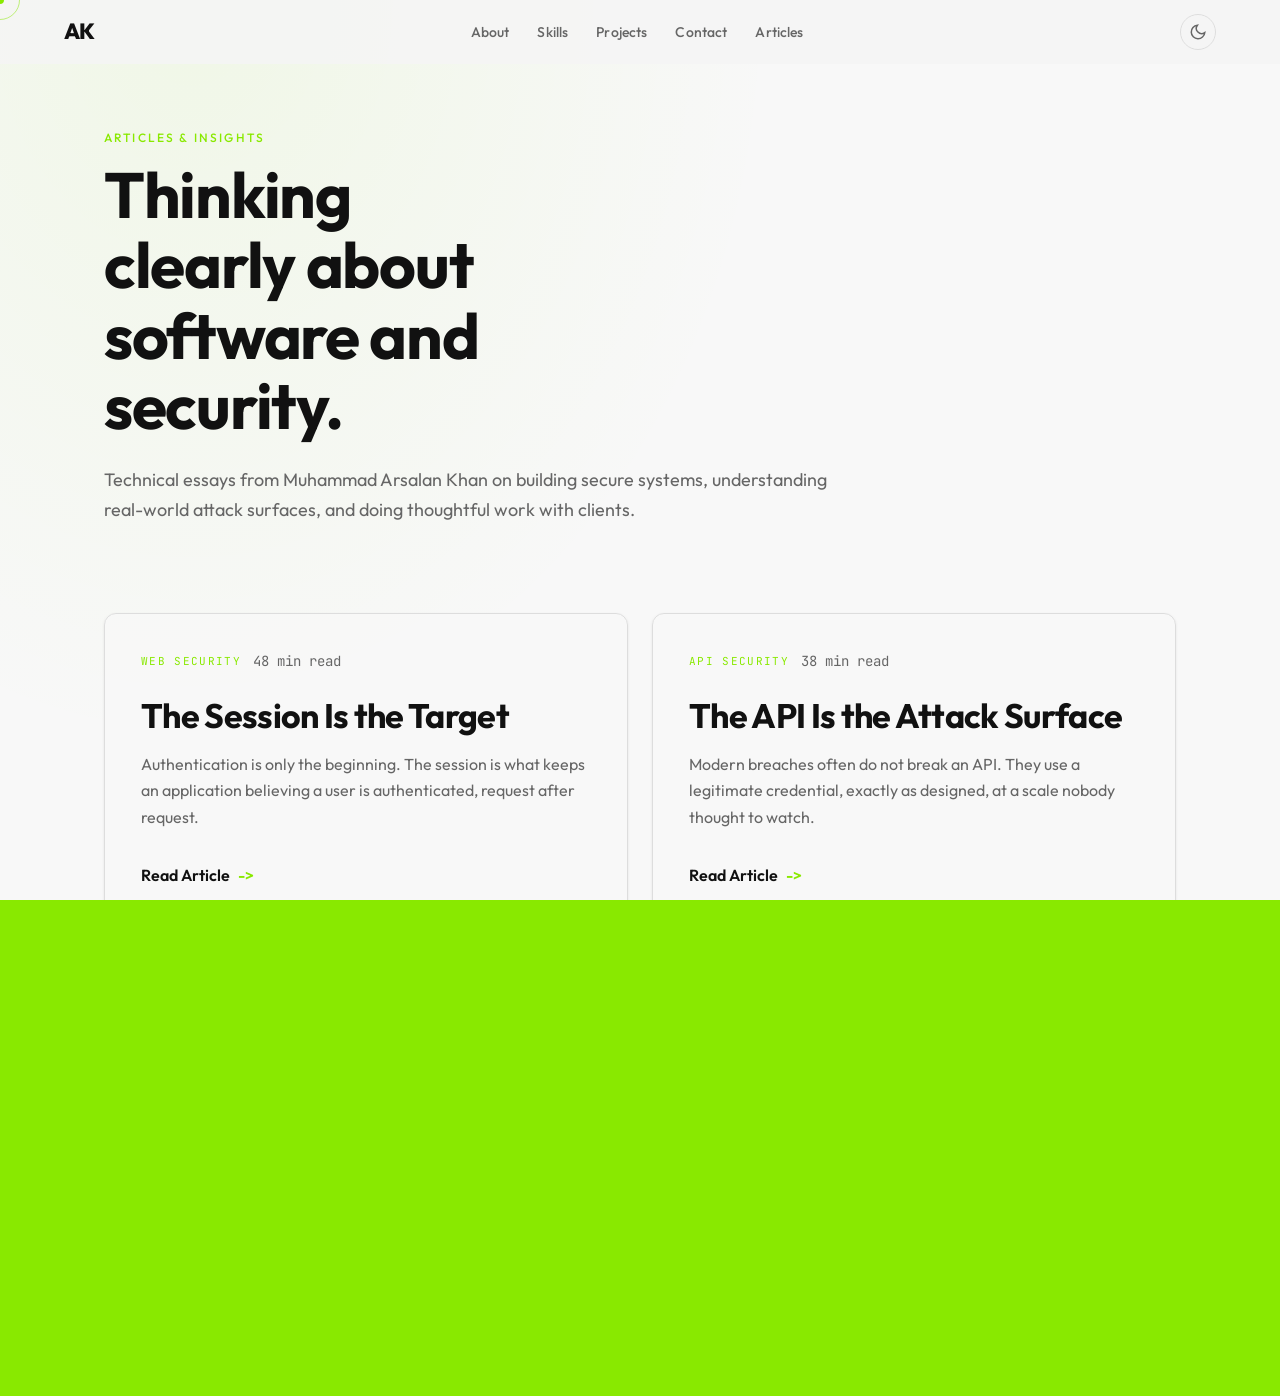
<file: articles.html>
﻿<!DOCTYPE html>
<html lang="en"><head><meta charset="UTF-8"><meta name="viewport" content="width=device-width, initial-scale=1.0">
<title>Articles &amp; Insights | Arsalan Khan</title><meta name="description" content="Technical notes on secure web development, APIs, mobile security, and the human side of freelance software work."><meta name="author" content="Arsalan Khan"><meta name="robots" content="index, follow"><link rel="canonical" href="https://arsalan-khan-dev.github.io/DevArsalanKhan/articles.html">
<meta property="og:title" content="Articles &amp; Insights | Arsalan Khan"><meta property="og:description" content="Technical notes on secure web development, APIs, mobile security, and the human side of freelance software work."><meta property="og:type" content="website"><meta property="og:url" content="https://arsalan-khan-dev.github.io/DevArsalanKhan/articles.html"><meta property="og:image" content="public/og-image.jpg"><meta name="twitter:card" content="summary_large_image"><meta name="twitter:title" content="Articles &amp; Insights | Arsalan Khan"><meta name="twitter:description" content="Technical notes on secure web development, APIs, mobile security, and the human side of freelance software work."><meta name="twitter:image" content="public/og-image.jpg"><meta name="theme-color" content="#111111"><meta name="color-scheme" content="dark light">
<link rel="preconnect" href="https://fonts.googleapis.com"><link rel="preconnect" href="https://fonts.gstatic.com" crossorigin><link href="https://fonts.googleapis.com/css2?family=Outfit:wght@100..900&family=JetBrains+Mono:wght@400;500;700&display=swap" rel="stylesheet"><link rel="stylesheet" href="style.css"></head><body class="articles-page">
<header role="banner"><nav class="nav is-scrolled" role="navigation" aria-label="Main navigation"><a href="index.html#hero" class="nav__logo">AK</a><ul class="nav__links" role="list"><li><a href="index.html#about" class="nav__link">About</a></li><li><a href="index.html#skills" class="nav__link">Skills</a></li><li><a href="index.html#projects" class="nav__link">Projects</a></li><li><a href="index.html#contact" class="nav__link">Contact</a></li><li><a href="articles.html" class="nav__link is-active">Articles</a></li></ul><div class="nav__actions"><button class="nav__theme" id="themeToggle" aria-label="Toggle color theme"><span class="theme-icon--dark" aria-hidden="true">Sun</span><span class="theme-icon--light" aria-hidden="true">Moon</span></button></div></nav></header><main id="main-content" class="articles-main container"><header class="articles-hero"><div class="section__label">ARTICLES &amp; INSIGHTS</div><h1 class="articles-hero__heading">Thinking clearly about software and security.</h1><p class="articles-hero__intro">Technical essays from Muhammad Arsalan Khan on building secure systems, understanding real-world attack surfaces, and doing thoughtful work with clients.</p></header><section class="articles-grid" aria-label="Articles"><article class="article-card"><div class="article-card__meta"><span class="article-card__category">Web Security</span><span>48 min read</span></div><h2 class="article-card__title">The Session Is the Target</h2><p class="article-card__excerpt">Authentication is only the beginning. The session is what keeps an application believing a user is authenticated, request after request.</p><a class="article-card__link" href="articles/session-security.html">Read Article</a></article>
<article class="article-card"><div class="article-card__meta"><span class="article-card__category">API Security</span><span>38 min read</span></div><h2 class="article-card__title">The API Is the Attack Surface</h2><p class="article-card__excerpt">Modern breaches often do not break an API. They use a legitimate credential, exactly as designed, at a scale nobody thought to watch.</p><a class="article-card__link" href="articles/api-security.html">Read Article</a></article>
<article class="article-card"><div class="article-card__meta"><span class="article-card__category">Mobile Security</span><span>45 min read</span></div><h2 class="article-card__title">Mobile Security in the Real World</h2><p class="article-card__excerpt">The phone in your pocket holds personal and professional life together. This article maps the threats, defenses, and tradeoffs around it.</p><a class="article-card__link" href="articles/mobile-security.html">Read Article</a></article>
<article class="article-card"><div class="article-card__meta"><span class="article-card__category">Freelancing</span><span>93 min read</span></div><h2 class="article-card__title">What Clients Actually Expect From a Developer</h2><p class="article-card__excerpt">Clients are not evaluating your code alone. They are evaluating the experience of working with you, from the first conversation to delivery and beyond.</p><a class="article-card__link" href="articles/client-expectations.html">Read Article</a></article>
</section></main><script src="script.js" defer></script></body></html>
</file>
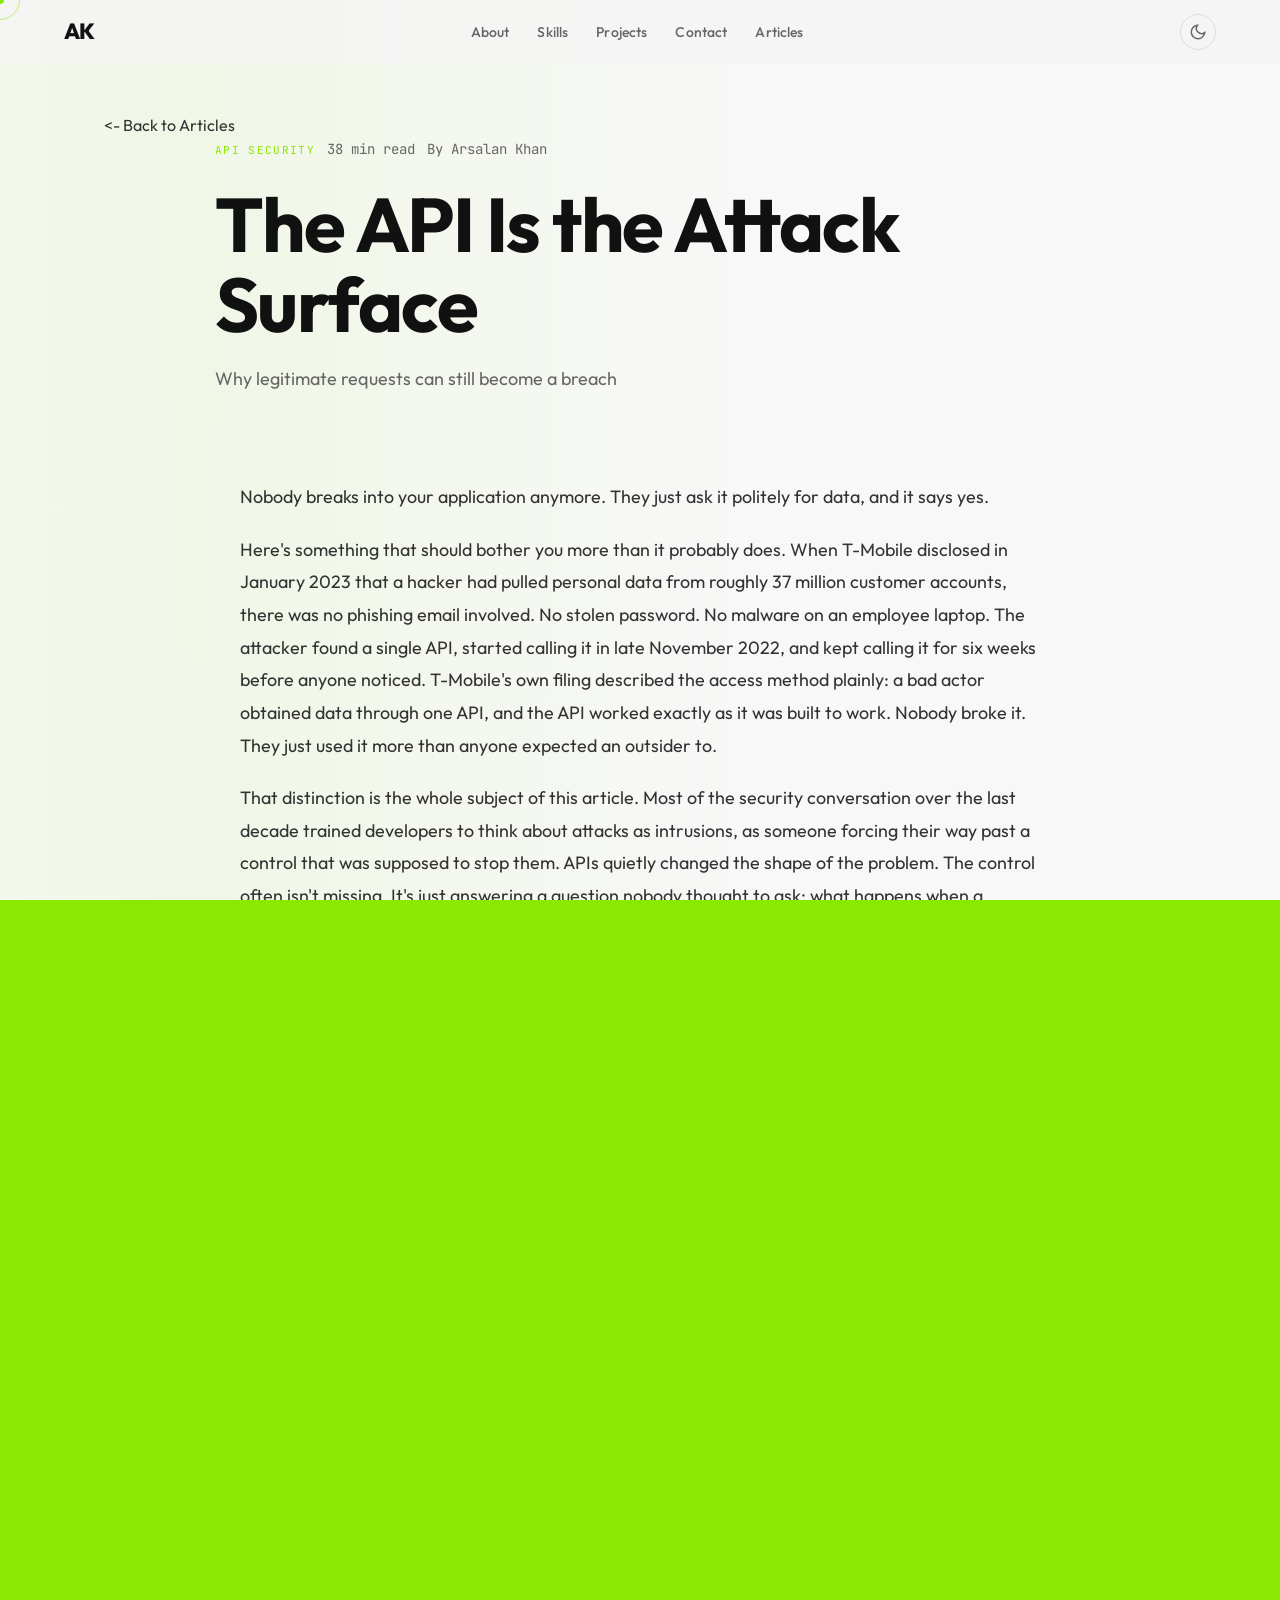
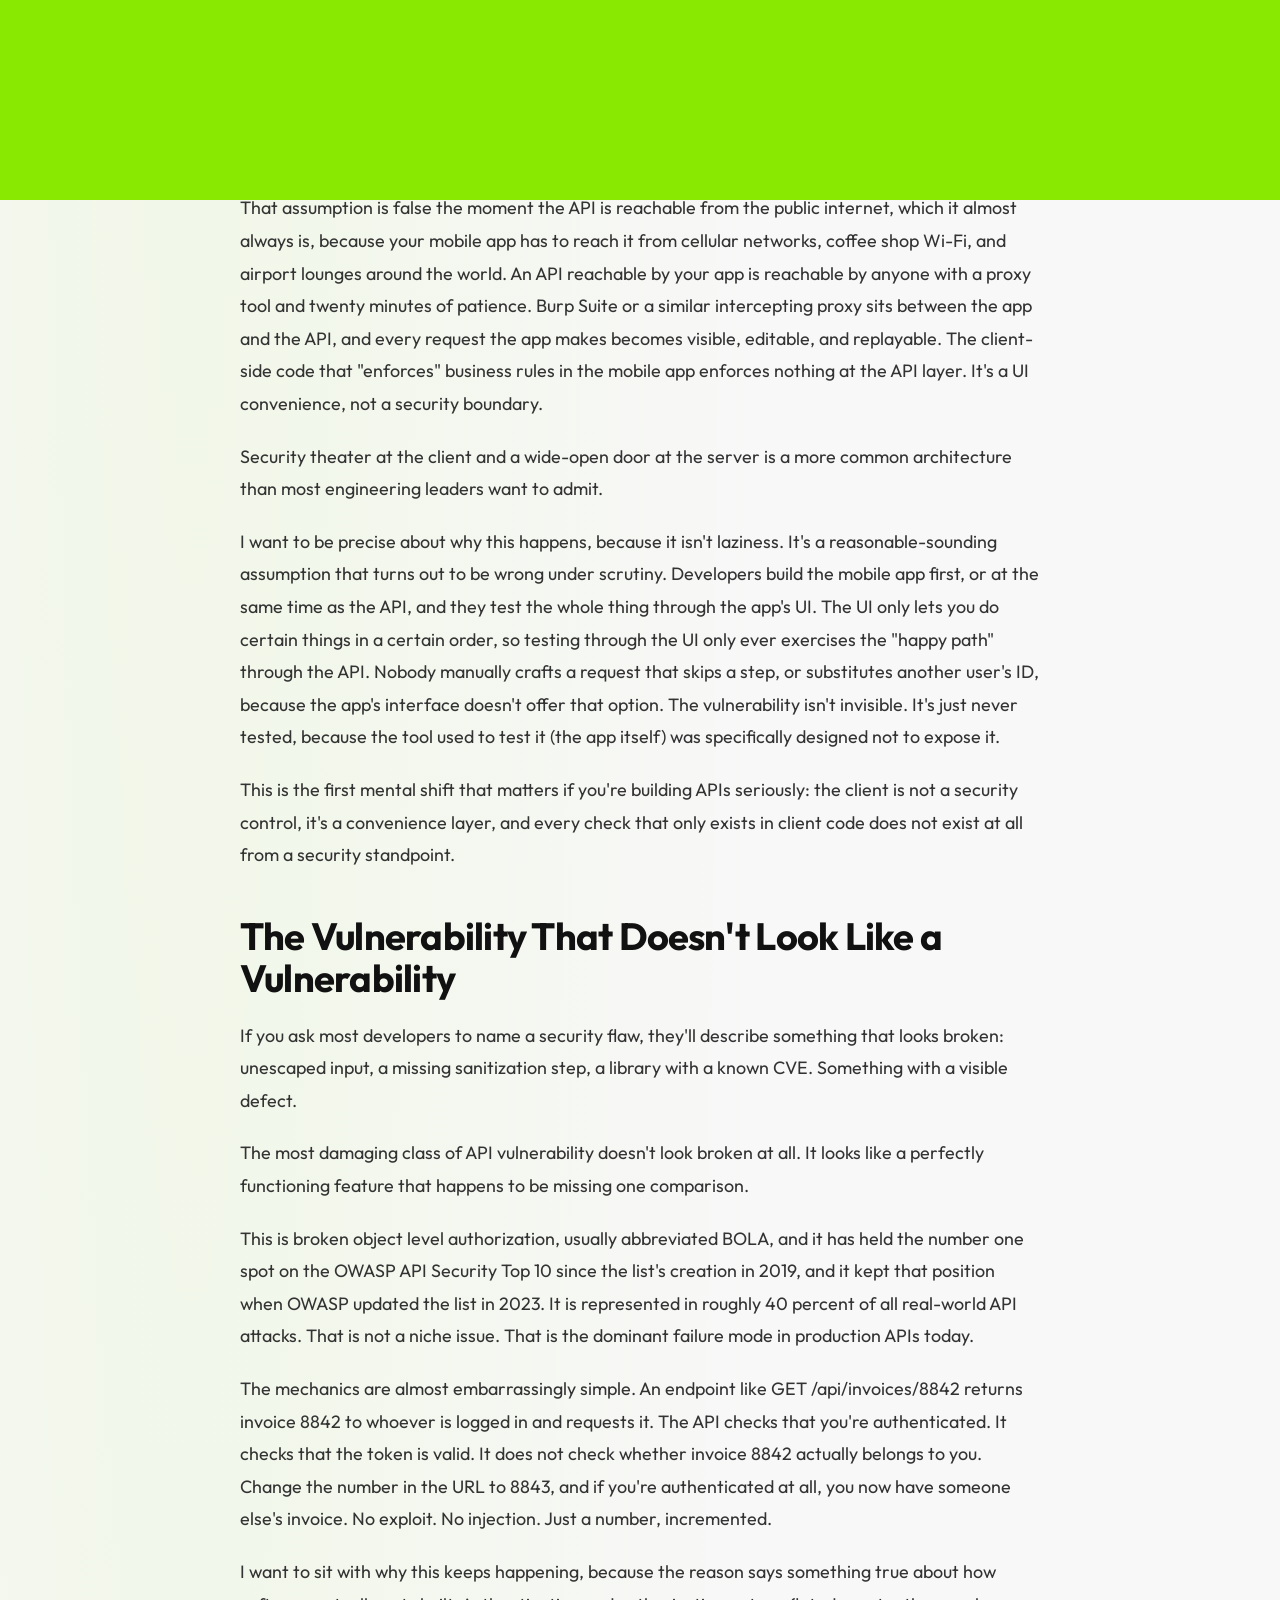
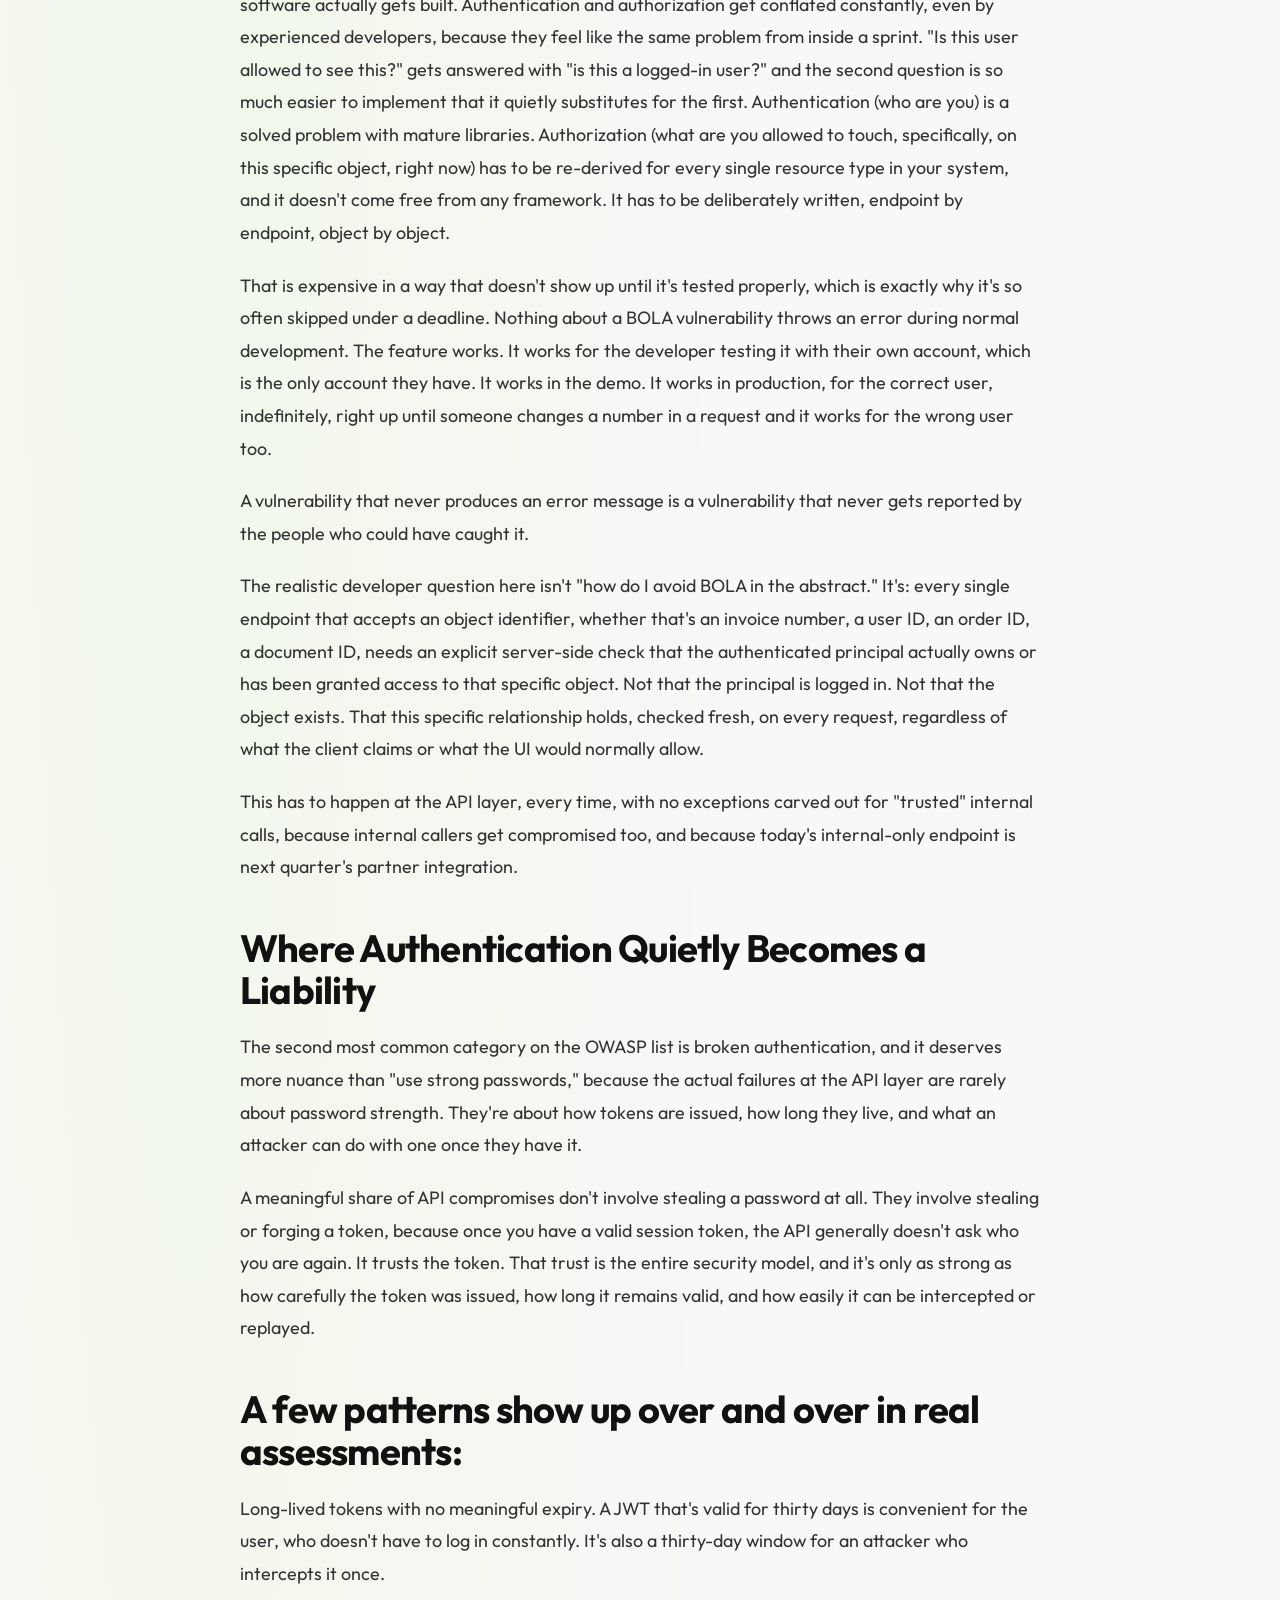
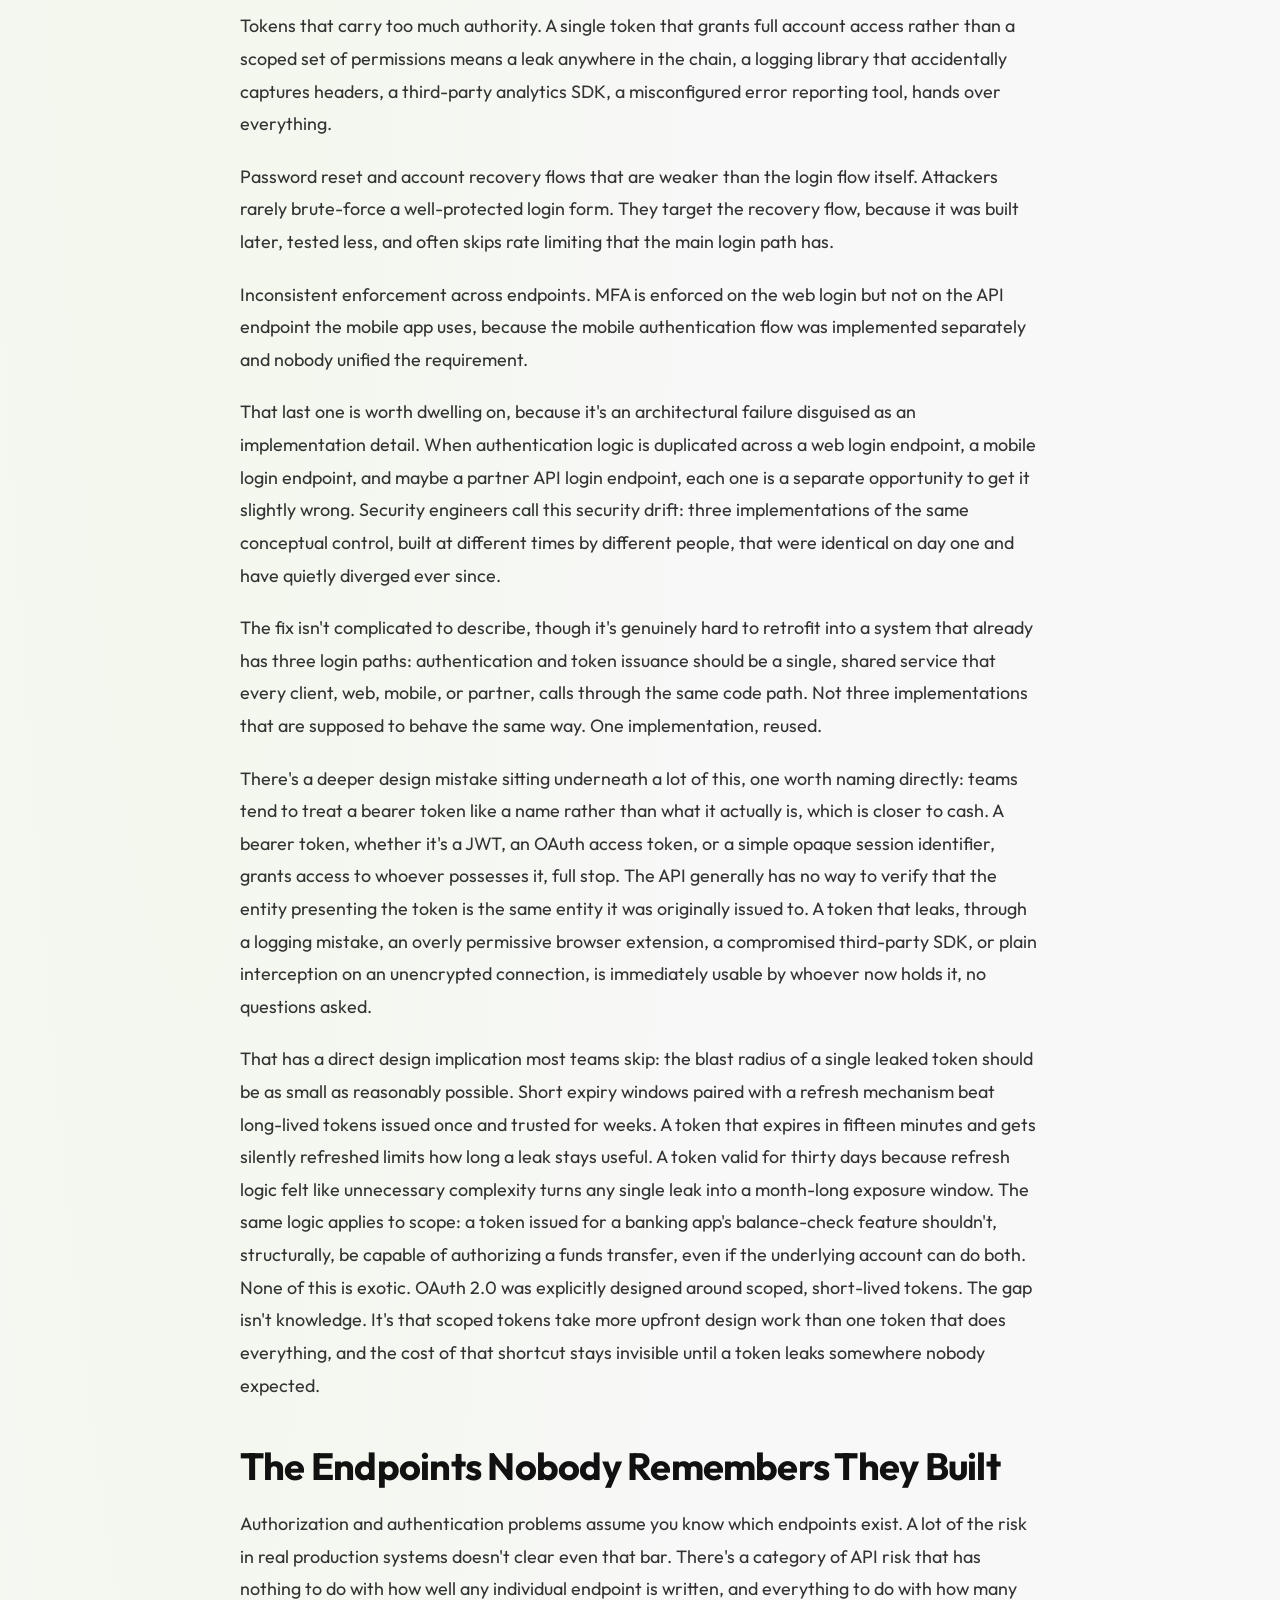
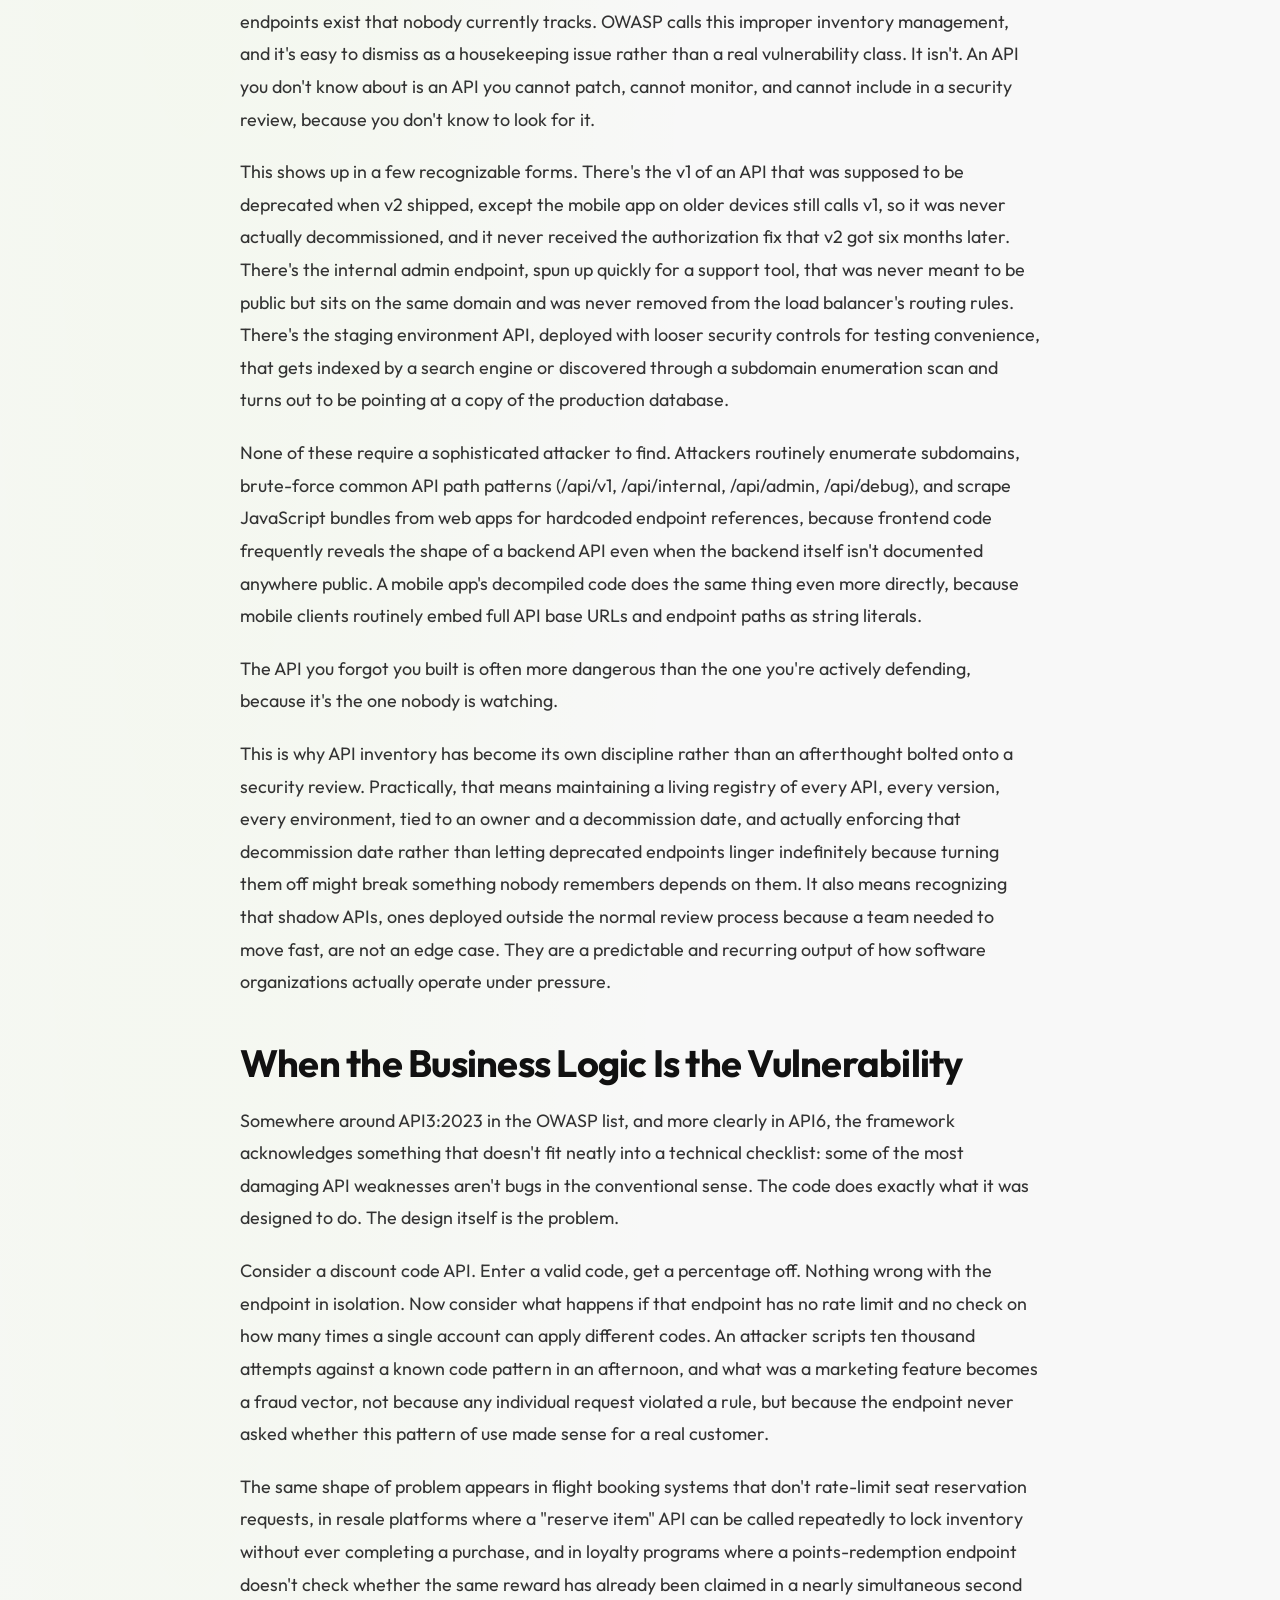
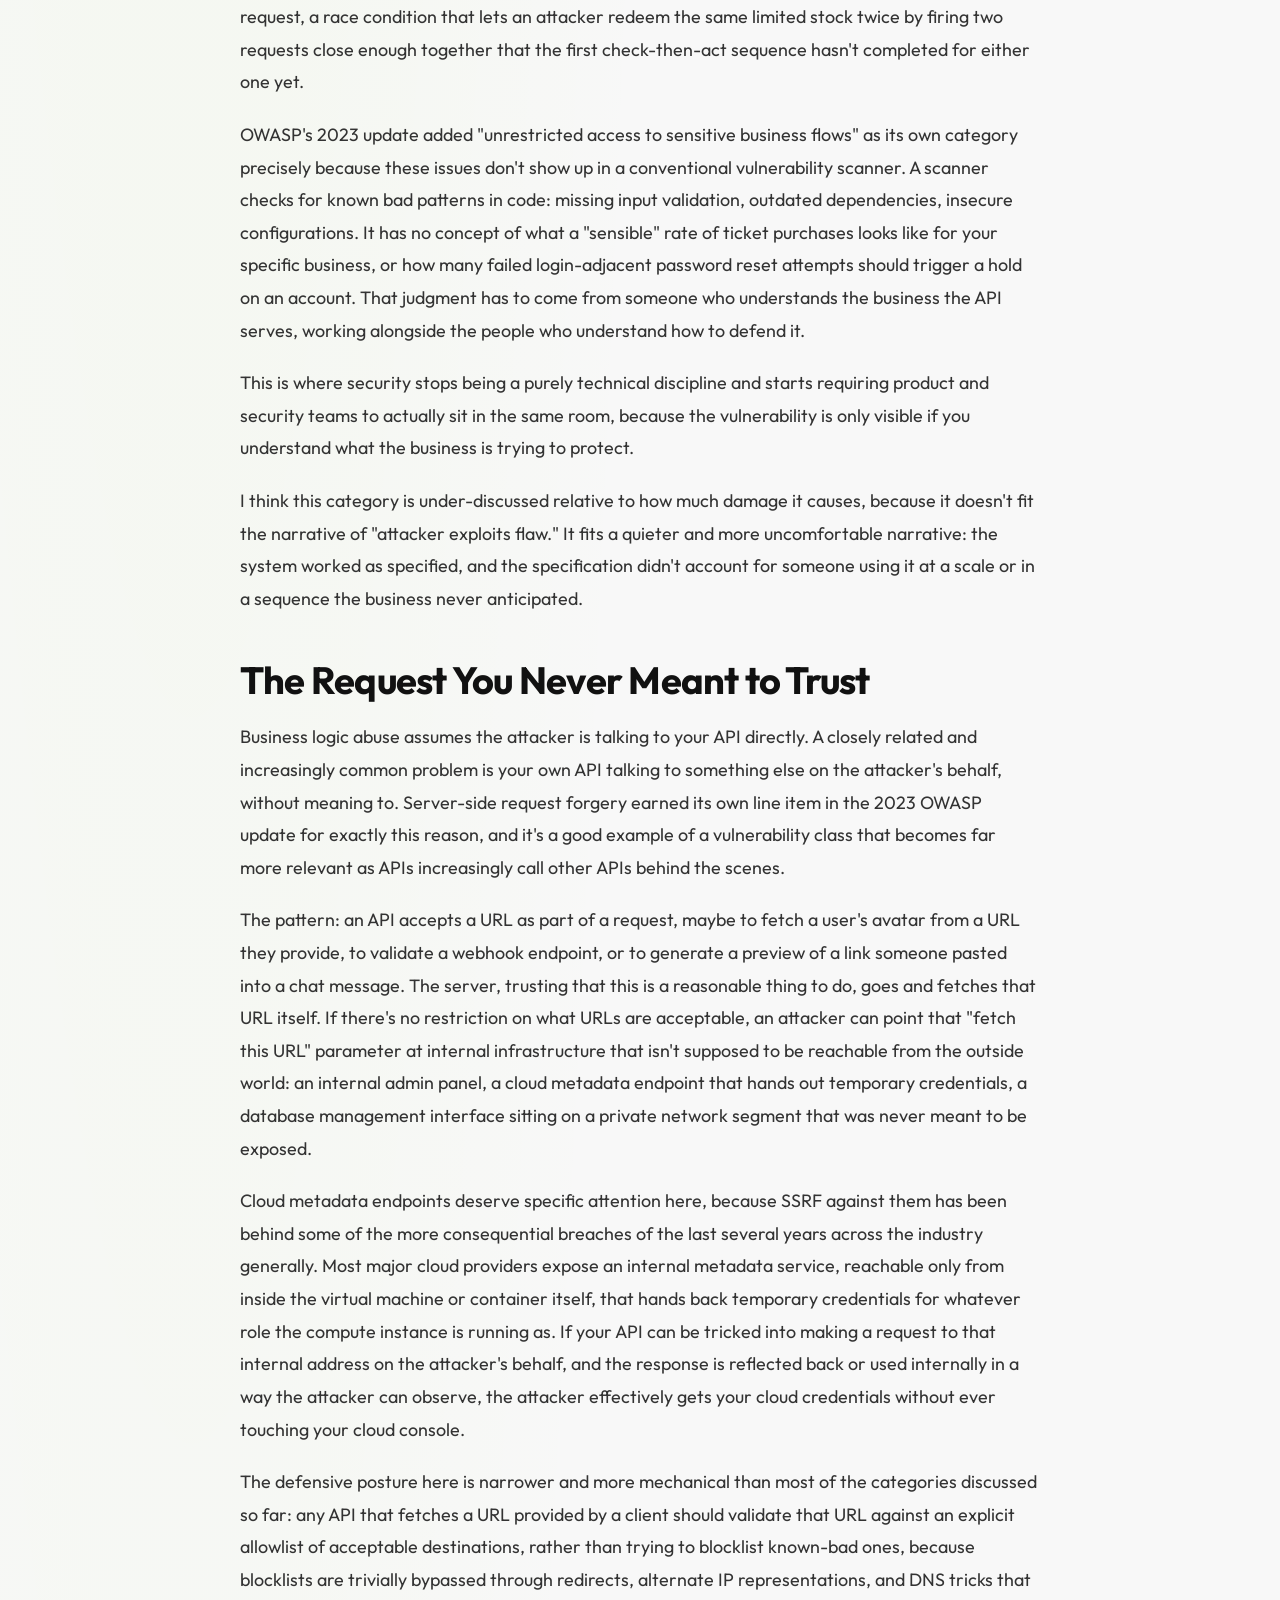
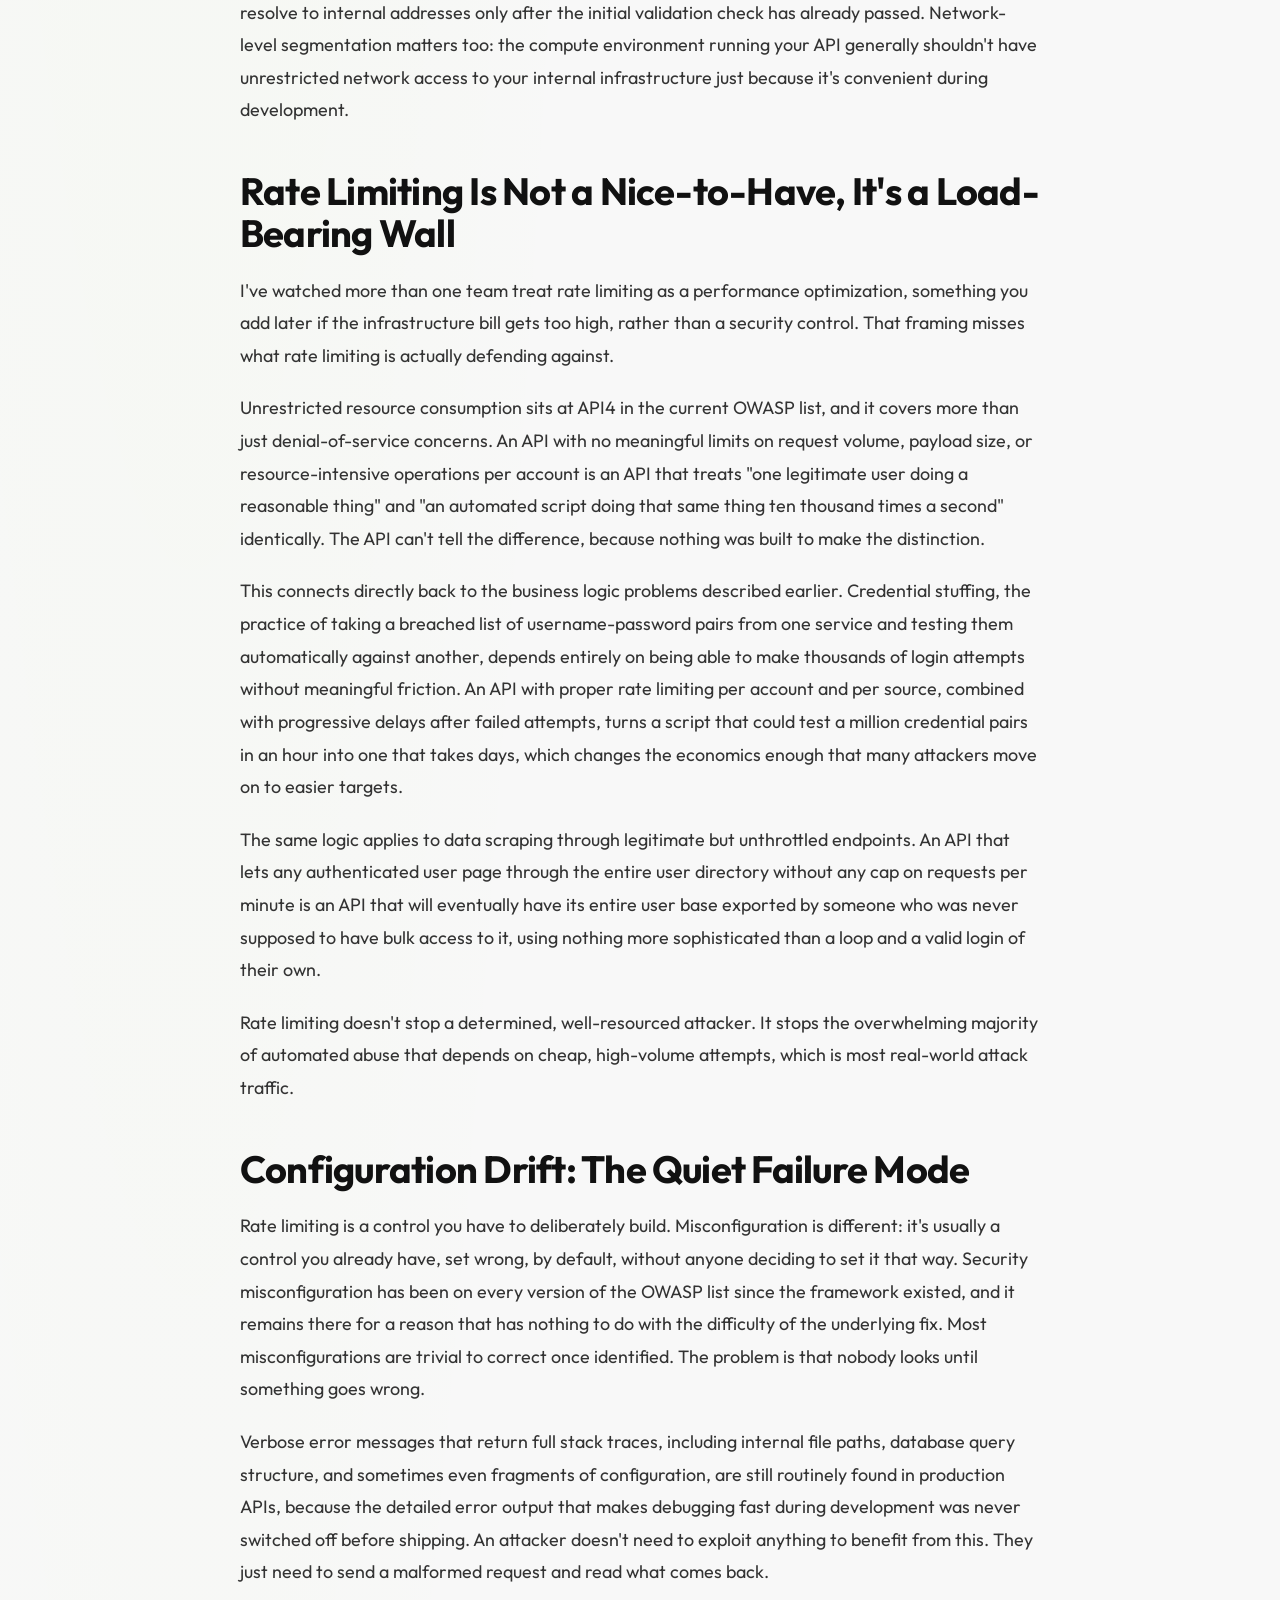
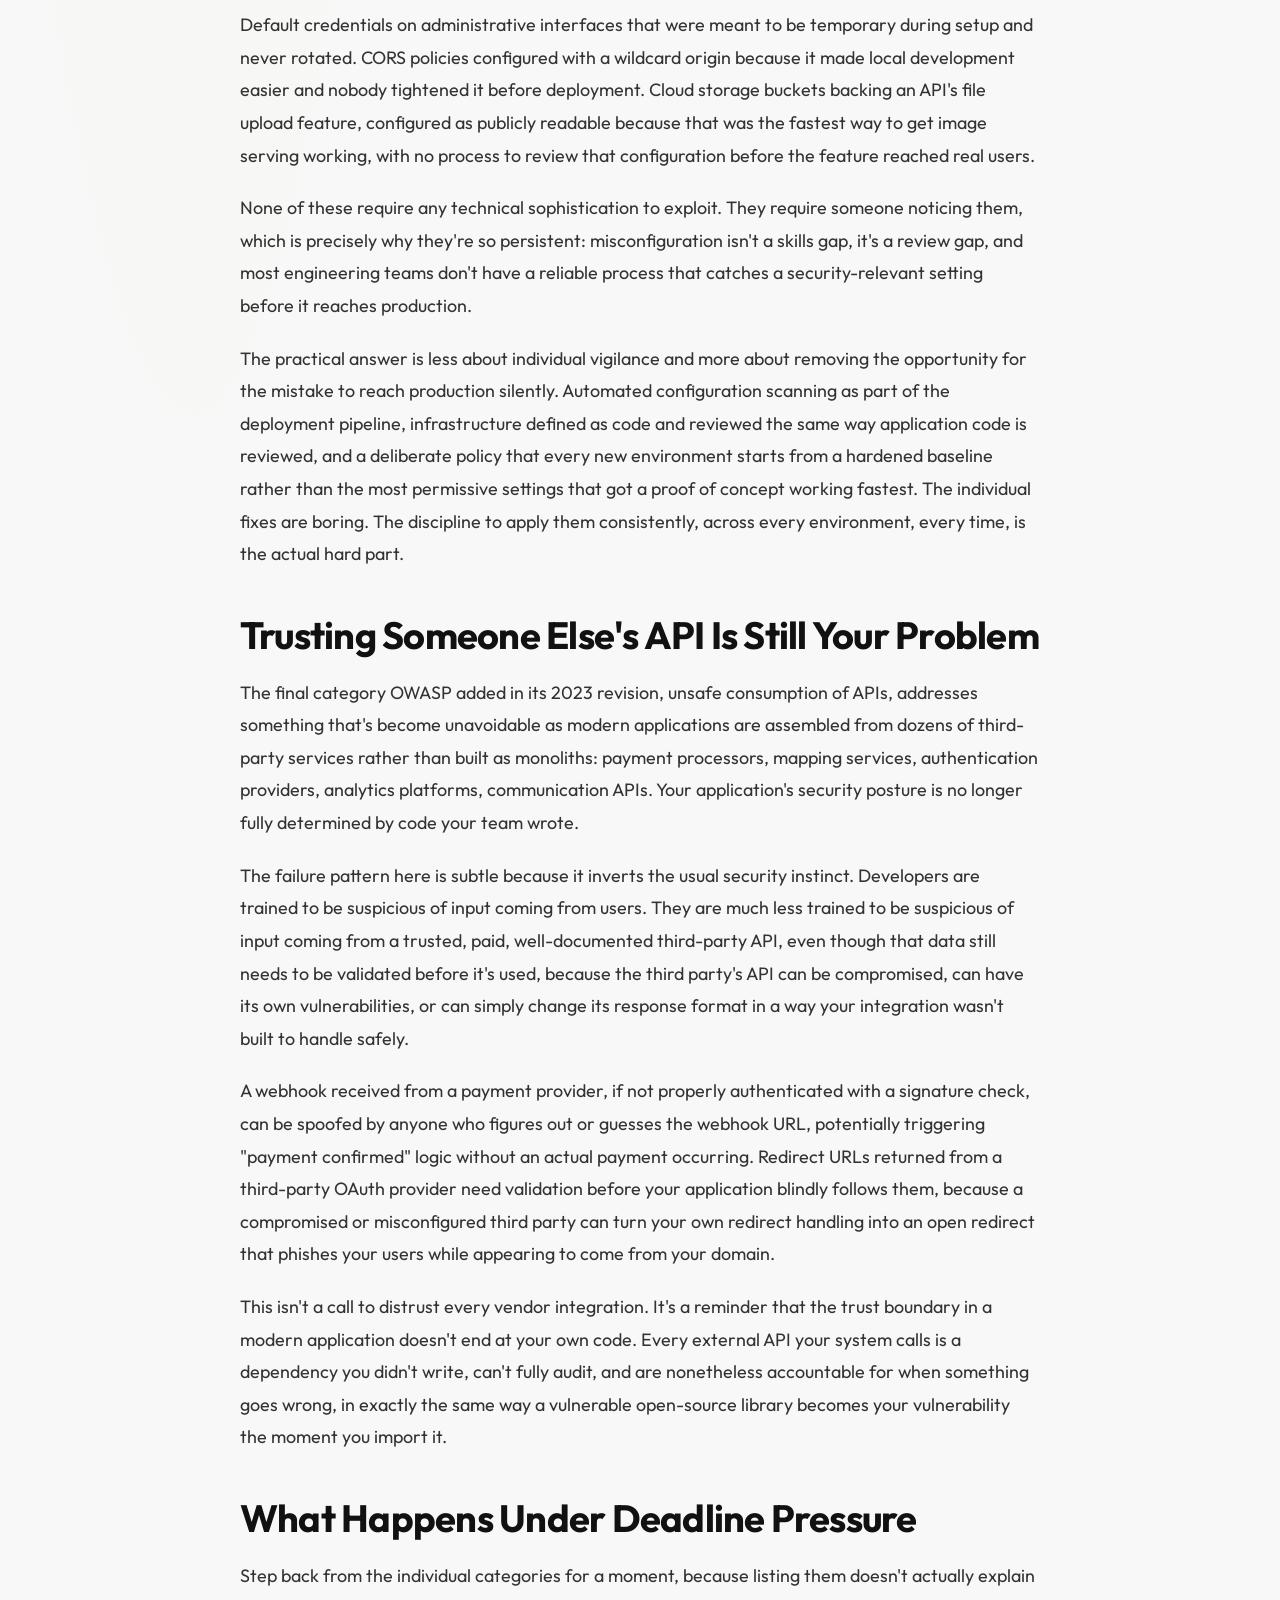
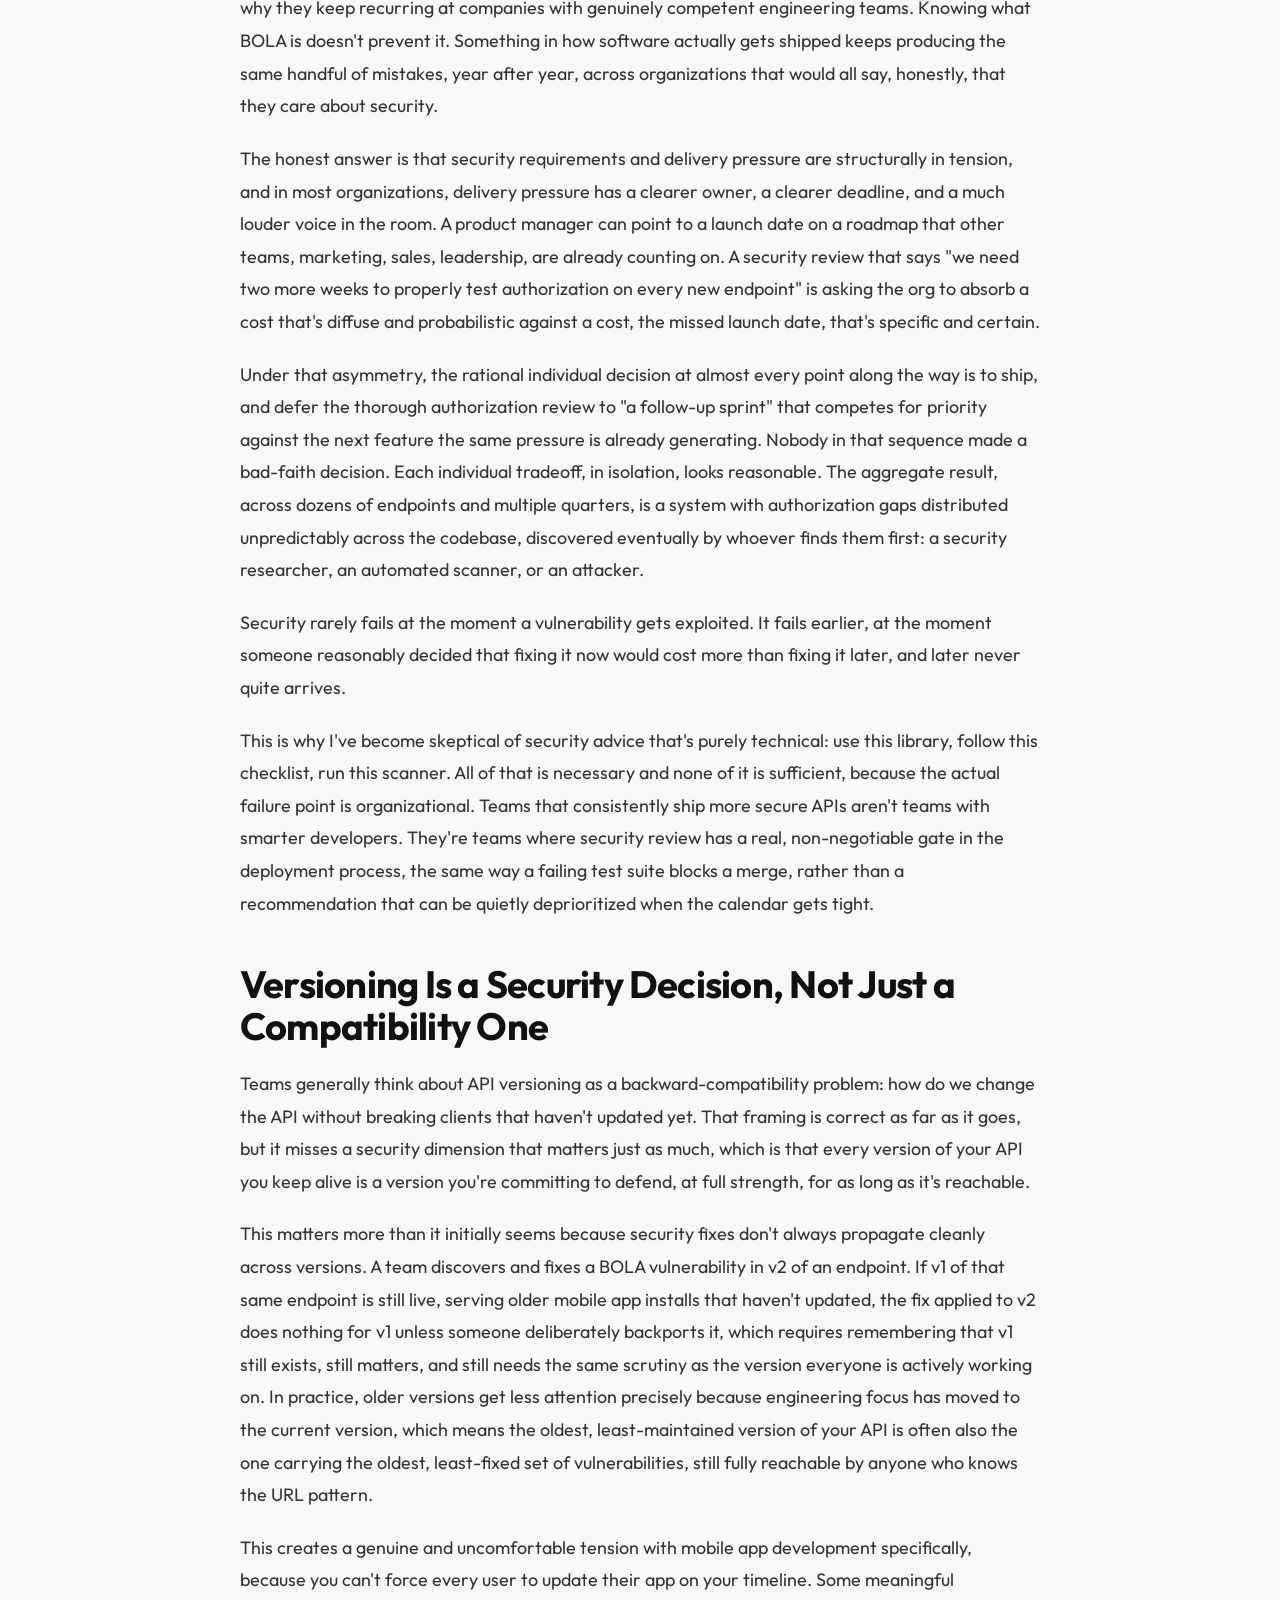
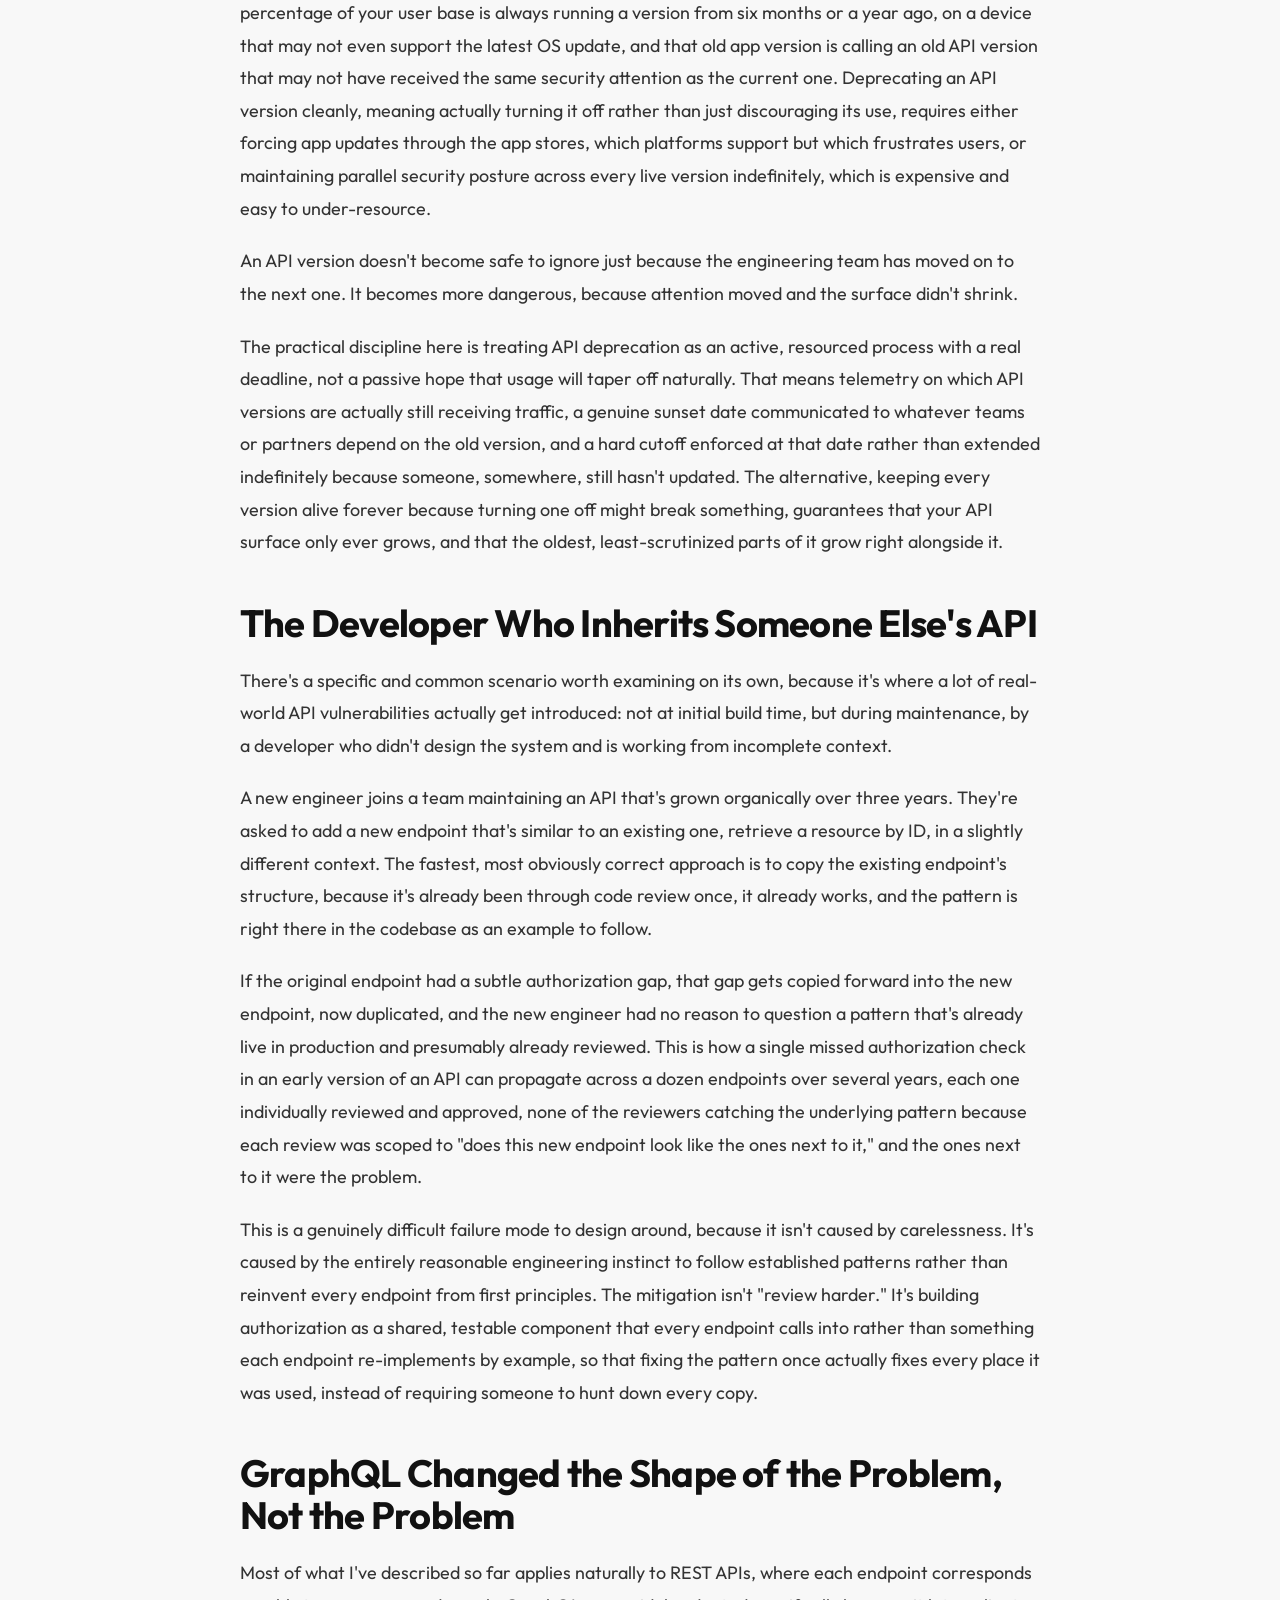
<file: articles/api-security.html>
﻿<!DOCTYPE html>
<html lang="en"><head><meta charset="UTF-8"><meta name="viewport" content="width=device-width, initial-scale=1.0">
<title>The API Is the Attack Surface | Arsalan Khan</title><meta name="description" content="A developer-focused look at API authorization, business logic abuse, inventory, rate limits, monitoring, and secure architecture."><meta name="author" content="Arsalan Khan"><meta name="robots" content="index, follow"><link rel="canonical" href="https://arsalan-khan-dev.github.io/DevArsalanKhan/articles/api-security.html">
<meta property="og:title" content="The API Is the Attack Surface | Arsalan Khan"><meta property="og:description" content="A developer-focused look at API authorization, business logic abuse, inventory, rate limits, monitoring, and secure architecture."><meta property="og:type" content="article"><meta property="og:url" content="https://arsalan-khan-dev.github.io/DevArsalanKhan/articles/api-security.html"><meta property="og:image" content="../public/og-image.jpg"><meta name="twitter:card" content="summary_large_image"><meta name="twitter:title" content="The API Is the Attack Surface | Arsalan Khan"><meta name="twitter:description" content="A developer-focused look at API authorization, business logic abuse, inventory, rate limits, monitoring, and secure architecture."><meta name="twitter:image" content="../public/og-image.jpg"><meta name="theme-color" content="#111111"><meta name="color-scheme" content="dark light">
<link rel="preconnect" href="https://fonts.googleapis.com"><link rel="preconnect" href="https://fonts.gstatic.com" crossorigin><link href="https://fonts.googleapis.com/css2?family=Outfit:wght@100..900&family=JetBrains+Mono:wght@400;500;700&display=swap" rel="stylesheet"><link rel="stylesheet" href="../style.css"></head><body class="articles-page">
<header role="banner"><nav class="nav is-scrolled" role="navigation" aria-label="Main navigation"><a href="../index.html#hero" class="nav__logo">AK</a><ul class="nav__links" role="list"><li><a href="../index.html#about" class="nav__link">About</a></li><li><a href="../index.html#skills" class="nav__link">Skills</a></li><li><a href="../index.html#projects" class="nav__link">Projects</a></li><li><a href="../index.html#contact" class="nav__link">Contact</a></li><li><a href="../articles.html" class="nav__link is-active">Articles</a></li></ul><div class="nav__actions"><button class="nav__theme" id="themeToggle" aria-label="Toggle color theme"><span class="theme-icon--dark" aria-hidden="true">Sun</span><span class="theme-icon--light" aria-hidden="true">Moon</span></button></div></nav></header><main id="main-content" class="article-shell container"><a class="article-back" href="../articles.html">&lt;- Back to Articles</a><header class="article-header"><div class="article-header__meta"><span class="article-header__category">API Security</span><span>38 min read</span><span>By Arsalan Khan</span></div><h1 class="article-header__title">The API Is the Attack Surface</h1><p class="article-header__subtitle">Why legitimate requests can still become a breach</p></header><article class="article-content"><p>Nobody breaks into your application anymore. They just ask it politely for data, and it says yes.</p>
<p>Here&#39;s something that should bother you more than it probably does. When T-Mobile disclosed in January 2023 that a hacker had pulled personal data from roughly 37 million customer accounts, there was no phishing email involved. No stolen password. No malware on an employee laptop. The attacker found a single API, started calling it in late November 2022, and kept calling it for six weeks before anyone noticed. T-Mobile&#39;s own filing described the access method plainly: a bad actor obtained data through one API, and the API worked exactly as it was built to work. Nobody broke it. They just used it more than anyone expected an outsider to.</p>
<p>That distinction is the whole subject of this article. Most of the security conversation over the last decade trained developers to think about attacks as intrusions, as someone forcing their way past a control that was supposed to stop them. APIs quietly changed the shape of the problem. The control often isn&#39;t missing. It&#39;s just answering a question nobody thought to ask: what happens when a legitimate credential is used exactly the way it was designed to be used, ten thousand times, against every account in the database instead of one?</p>
<p>I&#39;ve spent enough time reading API traffic logs to have an opinion on this, and it&#39;s an uncomfortable one. The API layer is where most modern breaches actually originate, and it&#39;s the layer most engineering teams understand least. Not because APIs are exotic. Because they sit precisely at the point where architecture decisions, business logic, and authorization checks are supposed to meet, and that intersection is exactly where things get skipped under deadline pressure.</p>
<p>This isn&#39;t a piece about SQL injection or about phones. I&#39;ve written about device-level compromise elsewhere. This is about the layer that increasingly sits behind almost everything: the mobile app, the web frontend, the partner integration, the internal microservice mesh. If you build software today, you are, whether you frame it this way or not, primarily building and shipping APIs. Everything else is just a client.</p>
<h2>Every App Is Just a Frontend for an API You Forgot to Secure</h2>
<p>Start with a pattern I see constantly during assessments. A team builds a mobile app and a web app for the same product. Both need to talk to the backend, so someone builds a REST or GraphQL API that both clients consume. That&#39;s sound architecture, and nobody would flag it in a design review.</p>
<p>The problem shows up in how the team then reasons about trust. The web app has a login screen, so naturally there&#39;s authentication logic wired up carefully there. The mobile app has the same login screen, mirrored. But the API underneath, the thing actually holding the data, often gets treated as an implementation detail. It&#39;s &quot;internal.&quot; It&#39;s &quot;just for our apps.&quot; Nobody else is supposed to be calling it.</p>
<p>That assumption is false the moment the API is reachable from the public internet, which it almost always is, because your mobile app has to reach it from cellular networks, coffee shop Wi-Fi, and airport lounges around the world. An API reachable by your app is reachable by anyone with a proxy tool and twenty minutes of patience. Burp Suite or a similar intercepting proxy sits between the app and the API, and every request the app makes becomes visible, editable, and replayable. The client-side code that &quot;enforces&quot; business rules in the mobile app enforces nothing at the API layer. It&#39;s a UI convenience, not a security boundary.</p>
<p>Security theater at the client and a wide-open door at the server is a more common architecture than most engineering leaders want to admit.</p>
<p>I want to be precise about why this happens, because it isn&#39;t laziness. It&#39;s a reasonable-sounding assumption that turns out to be wrong under scrutiny. Developers build the mobile app first, or at the same time as the API, and they test the whole thing through the app&#39;s UI. The UI only lets you do certain things in a certain order, so testing through the UI only ever exercises the &quot;happy path&quot; through the API. Nobody manually crafts a request that skips a step, or substitutes another user&#39;s ID, because the app&#39;s interface doesn&#39;t offer that option. The vulnerability isn&#39;t invisible. It&#39;s just never tested, because the tool used to test it (the app itself) was specifically designed not to expose it.</p>
<p>This is the first mental shift that matters if you&#39;re building APIs seriously: the client is not a security control, it&#39;s a convenience layer, and every check that only exists in client code does not exist at all from a security standpoint.</p>
<h2>The Vulnerability That Doesn&#39;t Look Like a Vulnerability</h2>
<p>If you ask most developers to name a security flaw, they&#39;ll describe something that looks broken: unescaped input, a missing sanitization step, a library with a known CVE. Something with a visible defect.</p>
<p>The most damaging class of API vulnerability doesn&#39;t look broken at all. It looks like a perfectly functioning feature that happens to be missing one comparison.</p>
<p>This is broken object level authorization, usually abbreviated BOLA, and it has held the number one spot on the OWASP API Security Top 10 since the list&#39;s creation in 2019, and it kept that position when OWASP updated the list in 2023. It is represented in roughly 40 percent of all real-world API attacks. That is not a niche issue. That is the dominant failure mode in production APIs today.</p>
<p>The mechanics are almost embarrassingly simple. An endpoint like GET /api/invoices/8842 returns invoice 8842 to whoever is logged in and requests it. The API checks that you&#39;re authenticated. It checks that the token is valid. It does not check whether invoice 8842 actually belongs to you. Change the number in the URL to 8843, and if you&#39;re authenticated at all, you now have someone else&#39;s invoice. No exploit. No injection. Just a number, incremented.</p>
<p>I want to sit with why this keeps happening, because the reason says something true about how software actually gets built. Authentication and authorization get conflated constantly, even by experienced developers, because they feel like the same problem from inside a sprint. &quot;Is this user allowed to see this?&quot; gets answered with &quot;is this a logged-in user?&quot; and the second question is so much easier to implement that it quietly substitutes for the first. Authentication (who are you) is a solved problem with mature libraries. Authorization (what are you allowed to touch, specifically, on this specific object, right now) has to be re-derived for every single resource type in your system, and it doesn&#39;t come free from any framework. It has to be deliberately written, endpoint by endpoint, object by object.</p>
<p>That is expensive in a way that doesn&#39;t show up until it&#39;s tested properly, which is exactly why it&#39;s so often skipped under a deadline. Nothing about a BOLA vulnerability throws an error during normal development. The feature works. It works for the developer testing it with their own account, which is the only account they have. It works in the demo. It works in production, for the correct user, indefinitely, right up until someone changes a number in a request and it works for the wrong user too.</p>
<p>A vulnerability that never produces an error message is a vulnerability that never gets reported by the people who could have caught it.</p>
<p>The realistic developer question here isn&#39;t &quot;how do I avoid BOLA in the abstract.&quot; It&#39;s: every single endpoint that accepts an object identifier, whether that&#39;s an invoice number, a user ID, an order ID, a document ID, needs an explicit server-side check that the authenticated principal actually owns or has been granted access to that specific object. Not that the principal is logged in. Not that the object exists. That this specific relationship holds, checked fresh, on every request, regardless of what the client claims or what the UI would normally allow.</p>
<p>This has to happen at the API layer, every time, with no exceptions carved out for &quot;trusted&quot; internal calls, because internal callers get compromised too, and because today&#39;s internal-only endpoint is next quarter&#39;s partner integration.</p>
<h2>Where Authentication Quietly Becomes a Liability</h2>
<p>The second most common category on the OWASP list is broken authentication, and it deserves more nuance than &quot;use strong passwords,&quot; because the actual failures at the API layer are rarely about password strength. They&#39;re about how tokens are issued, how long they live, and what an attacker can do with one once they have it.</p>
<p>A meaningful share of API compromises don&#39;t involve stealing a password at all. They involve stealing or forging a token, because once you have a valid session token, the API generally doesn&#39;t ask who you are again. It trusts the token. That trust is the entire security model, and it&#39;s only as strong as how carefully the token was issued, how long it remains valid, and how easily it can be intercepted or replayed.</p>
<h2>A few patterns show up over and over in real assessments:</h2>
<p>Long-lived tokens with no meaningful expiry. A JWT that&#39;s valid for thirty days is convenient for the user, who doesn&#39;t have to log in constantly. It&#39;s also a thirty-day window for an attacker who intercepts it once.</p>
<p>Tokens that carry too much authority. A single token that grants full account access rather than a scoped set of permissions means a leak anywhere in the chain, a logging library that accidentally captures headers, a third-party analytics SDK, a misconfigured error reporting tool, hands over everything.</p>
<p>Password reset and account recovery flows that are weaker than the login flow itself. Attackers rarely brute-force a well-protected login form. They target the recovery flow, because it was built later, tested less, and often skips rate limiting that the main login path has.</p>
<p>Inconsistent enforcement across endpoints. MFA is enforced on the web login but not on the API endpoint the mobile app uses, because the mobile authentication flow was implemented separately and nobody unified the requirement.</p>
<p>That last one is worth dwelling on, because it&#39;s an architectural failure disguised as an implementation detail. When authentication logic is duplicated across a web login endpoint, a mobile login endpoint, and maybe a partner API login endpoint, each one is a separate opportunity to get it slightly wrong. Security engineers call this security drift: three implementations of the same conceptual control, built at different times by different people, that were identical on day one and have quietly diverged ever since.</p>
<p>The fix isn&#39;t complicated to describe, though it&#39;s genuinely hard to retrofit into a system that already has three login paths: authentication and token issuance should be a single, shared service that every client, web, mobile, or partner, calls through the same code path. Not three implementations that are supposed to behave the same way. One implementation, reused.</p>
<p>There&#39;s a deeper design mistake sitting underneath a lot of this, one worth naming directly: teams tend to treat a bearer token like a name rather than what it actually is, which is closer to cash. A bearer token, whether it&#39;s a JWT, an OAuth access token, or a simple opaque session identifier, grants access to whoever possesses it, full stop. The API generally has no way to verify that the entity presenting the token is the same entity it was originally issued to. A token that leaks, through a logging mistake, an overly permissive browser extension, a compromised third-party SDK, or plain interception on an unencrypted connection, is immediately usable by whoever now holds it, no questions asked.</p>
<p>That has a direct design implication most teams skip: the blast radius of a single leaked token should be as small as reasonably possible. Short expiry windows paired with a refresh mechanism beat long-lived tokens issued once and trusted for weeks. A token that expires in fifteen minutes and gets silently refreshed limits how long a leak stays useful. A token valid for thirty days because refresh logic felt like unnecessary complexity turns any single leak into a month-long exposure window. The same logic applies to scope: a token issued for a banking app&#39;s balance-check feature shouldn&#39;t, structurally, be capable of authorizing a funds transfer, even if the underlying account can do both. None of this is exotic. OAuth 2.0 was explicitly designed around scoped, short-lived tokens. The gap isn&#39;t knowledge. It&#39;s that scoped tokens take more upfront design work than one token that does everything, and the cost of that shortcut stays invisible until a token leaks somewhere nobody expected.</p>
<h2>The Endpoints Nobody Remembers They Built</h2>
<p>Authorization and authentication problems assume you know which endpoints exist. A lot of the risk in real production systems doesn&#39;t clear even that bar. There&#39;s a category of API risk that has nothing to do with how well any individual endpoint is written, and everything to do with how many endpoints exist that nobody currently tracks. OWASP calls this improper inventory management, and it&#39;s easy to dismiss as a housekeeping issue rather than a real vulnerability class. It isn&#39;t. An API you don&#39;t know about is an API you cannot patch, cannot monitor, and cannot include in a security review, because you don&#39;t know to look for it.</p>
<p>This shows up in a few recognizable forms. There&#39;s the v1 of an API that was supposed to be deprecated when v2 shipped, except the mobile app on older devices still calls v1, so it was never actually decommissioned, and it never received the authorization fix that v2 got six months later. There&#39;s the internal admin endpoint, spun up quickly for a support tool, that was never meant to be public but sits on the same domain and was never removed from the load balancer&#39;s routing rules. There&#39;s the staging environment API, deployed with looser security controls for testing convenience, that gets indexed by a search engine or discovered through a subdomain enumeration scan and turns out to be pointing at a copy of the production database.</p>
<p>None of these require a sophisticated attacker to find. Attackers routinely enumerate subdomains, brute-force common API path patterns (/api/v1, /api/internal, /api/admin, /api/debug), and scrape JavaScript bundles from web apps for hardcoded endpoint references, because frontend code frequently reveals the shape of a backend API even when the backend itself isn&#39;t documented anywhere public. A mobile app&#39;s decompiled code does the same thing even more directly, because mobile clients routinely embed full API base URLs and endpoint paths as string literals.</p>
<p>The API you forgot you built is often more dangerous than the one you&#39;re actively defending, because it&#39;s the one nobody is watching.</p>
<p>This is why API inventory has become its own discipline rather than an afterthought bolted onto a security review. Practically, that means maintaining a living registry of every API, every version, every environment, tied to an owner and a decommission date, and actually enforcing that decommission date rather than letting deprecated endpoints linger indefinitely because turning them off might break something nobody remembers depends on them. It also means recognizing that shadow APIs, ones deployed outside the normal review process because a team needed to move fast, are not an edge case. They are a predictable and recurring output of how software organizations actually operate under pressure.</p>
<h2>When the Business Logic Is the Vulnerability</h2>
<p>Somewhere around API3:2023 in the OWASP list, and more clearly in API6, the framework acknowledges something that doesn&#39;t fit neatly into a technical checklist: some of the most damaging API weaknesses aren&#39;t bugs in the conventional sense. The code does exactly what it was designed to do. The design itself is the problem.</p>
<p>Consider a discount code API. Enter a valid code, get a percentage off. Nothing wrong with the endpoint in isolation. Now consider what happens if that endpoint has no rate limit and no check on how many times a single account can apply different codes. An attacker scripts ten thousand attempts against a known code pattern in an afternoon, and what was a marketing feature becomes a fraud vector, not because any individual request violated a rule, but because the endpoint never asked whether this pattern of use made sense for a real customer.</p>
<p>The same shape of problem appears in flight booking systems that don&#39;t rate-limit seat reservation requests, in resale platforms where a &quot;reserve item&quot; API can be called repeatedly to lock inventory without ever completing a purchase, and in loyalty programs where a points-redemption endpoint doesn&#39;t check whether the same reward has already been claimed in a nearly simultaneous second request, a race condition that lets an attacker redeem the same limited stock twice by firing two requests close enough together that the first check-then-act sequence hasn&#39;t completed for either one yet.</p>
<p>OWASP&#39;s 2023 update added &quot;unrestricted access to sensitive business flows&quot; as its own category precisely because these issues don&#39;t show up in a conventional vulnerability scanner. A scanner checks for known bad patterns in code: missing input validation, outdated dependencies, insecure configurations. It has no concept of what a &quot;sensible&quot; rate of ticket purchases looks like for your specific business, or how many failed login-adjacent password reset attempts should trigger a hold on an account. That judgment has to come from someone who understands the business the API serves, working alongside the people who understand how to defend it.</p>
<p>This is where security stops being a purely technical discipline and starts requiring product and security teams to actually sit in the same room, because the vulnerability is only visible if you understand what the business is trying to protect.</p>
<p>I think this category is under-discussed relative to how much damage it causes, because it doesn&#39;t fit the narrative of &quot;attacker exploits flaw.&quot; It fits a quieter and more uncomfortable narrative: the system worked as specified, and the specification didn&#39;t account for someone using it at a scale or in a sequence the business never anticipated.</p>
<h2>The Request You Never Meant to Trust</h2>
<p>Business logic abuse assumes the attacker is talking to your API directly. A closely related and increasingly common problem is your own API talking to something else on the attacker&#39;s behalf, without meaning to. Server-side request forgery earned its own line item in the 2023 OWASP update for exactly this reason, and it&#39;s a good example of a vulnerability class that becomes far more relevant as APIs increasingly call other APIs behind the scenes.</p>
<p>The pattern: an API accepts a URL as part of a request, maybe to fetch a user&#39;s avatar from a URL they provide, to validate a webhook endpoint, or to generate a preview of a link someone pasted into a chat message. The server, trusting that this is a reasonable thing to do, goes and fetches that URL itself. If there&#39;s no restriction on what URLs are acceptable, an attacker can point that &quot;fetch this URL&quot; parameter at internal infrastructure that isn&#39;t supposed to be reachable from the outside world: an internal admin panel, a cloud metadata endpoint that hands out temporary credentials, a database management interface sitting on a private network segment that was never meant to be exposed.</p>
<p>Cloud metadata endpoints deserve specific attention here, because SSRF against them has been behind some of the more consequential breaches of the last several years across the industry generally. Most major cloud providers expose an internal metadata service, reachable only from inside the virtual machine or container itself, that hands back temporary credentials for whatever role the compute instance is running as. If your API can be tricked into making a request to that internal address on the attacker&#39;s behalf, and the response is reflected back or used internally in a way the attacker can observe, the attacker effectively gets your cloud credentials without ever touching your cloud console.</p>
<p>The defensive posture here is narrower and more mechanical than most of the categories discussed so far: any API that fetches a URL provided by a client should validate that URL against an explicit allowlist of acceptable destinations, rather than trying to blocklist known-bad ones, because blocklists are trivially bypassed through redirects, alternate IP representations, and DNS tricks that resolve to internal addresses only after the initial validation check has already passed. Network-level segmentation matters too: the compute environment running your API generally shouldn&#39;t have unrestricted network access to your internal infrastructure just because it&#39;s convenient during development.</p>
<h2>Rate Limiting Is Not a Nice-to-Have, It&#39;s a Load-Bearing Wall</h2>
<p>I&#39;ve watched more than one team treat rate limiting as a performance optimization, something you add later if the infrastructure bill gets too high, rather than a security control. That framing misses what rate limiting is actually defending against.</p>
<p>Unrestricted resource consumption sits at API4 in the current OWASP list, and it covers more than just denial-of-service concerns. An API with no meaningful limits on request volume, payload size, or resource-intensive operations per account is an API that treats &quot;one legitimate user doing a reasonable thing&quot; and &quot;an automated script doing that same thing ten thousand times a second&quot; identically. The API can&#39;t tell the difference, because nothing was built to make the distinction.</p>
<p>This connects directly back to the business logic problems described earlier. Credential stuffing, the practice of taking a breached list of username-password pairs from one service and testing them automatically against another, depends entirely on being able to make thousands of login attempts without meaningful friction. An API with proper rate limiting per account and per source, combined with progressive delays after failed attempts, turns a script that could test a million credential pairs in an hour into one that takes days, which changes the economics enough that many attackers move on to easier targets.</p>
<p>The same logic applies to data scraping through legitimate but unthrottled endpoints. An API that lets any authenticated user page through the entire user directory without any cap on requests per minute is an API that will eventually have its entire user base exported by someone who was never supposed to have bulk access to it, using nothing more sophisticated than a loop and a valid login of their own.</p>
<p>Rate limiting doesn&#39;t stop a determined, well-resourced attacker. It stops the overwhelming majority of automated abuse that depends on cheap, high-volume attempts, which is most real-world attack traffic.</p>
<h2>Configuration Drift: The Quiet Failure Mode</h2>
<p>Rate limiting is a control you have to deliberately build. Misconfiguration is different: it&#39;s usually a control you already have, set wrong, by default, without anyone deciding to set it that way. Security misconfiguration has been on every version of the OWASP list since the framework existed, and it remains there for a reason that has nothing to do with the difficulty of the underlying fix. Most misconfigurations are trivial to correct once identified. The problem is that nobody looks until something goes wrong.</p>
<p>Verbose error messages that return full stack traces, including internal file paths, database query structure, and sometimes even fragments of configuration, are still routinely found in production APIs, because the detailed error output that makes debugging fast during development was never switched off before shipping. An attacker doesn&#39;t need to exploit anything to benefit from this. They just need to send a malformed request and read what comes back.</p>
<p>Default credentials on administrative interfaces that were meant to be temporary during setup and never rotated. CORS policies configured with a wildcard origin because it made local development easier and nobody tightened it before deployment. Cloud storage buckets backing an API&#39;s file upload feature, configured as publicly readable because that was the fastest way to get image serving working, with no process to review that configuration before the feature reached real users.</p>
<p>None of these require any technical sophistication to exploit. They require someone noticing them, which is precisely why they&#39;re so persistent: misconfiguration isn&#39;t a skills gap, it&#39;s a review gap, and most engineering teams don&#39;t have a reliable process that catches a security-relevant setting before it reaches production.</p>
<p>The practical answer is less about individual vigilance and more about removing the opportunity for the mistake to reach production silently. Automated configuration scanning as part of the deployment pipeline, infrastructure defined as code and reviewed the same way application code is reviewed, and a deliberate policy that every new environment starts from a hardened baseline rather than the most permissive settings that got a proof of concept working fastest. The individual fixes are boring. The discipline to apply them consistently, across every environment, every time, is the actual hard part.</p>
<h2>Trusting Someone Else&#39;s API Is Still Your Problem</h2>
<p>The final category OWASP added in its 2023 revision, unsafe consumption of APIs, addresses something that&#39;s become unavoidable as modern applications are assembled from dozens of third-party services rather than built as monoliths: payment processors, mapping services, authentication providers, analytics platforms, communication APIs. Your application&#39;s security posture is no longer fully determined by code your team wrote.</p>
<p>The failure pattern here is subtle because it inverts the usual security instinct. Developers are trained to be suspicious of input coming from users. They are much less trained to be suspicious of input coming from a trusted, paid, well-documented third-party API, even though that data still needs to be validated before it&#39;s used, because the third party&#39;s API can be compromised, can have its own vulnerabilities, or can simply change its response format in a way your integration wasn&#39;t built to handle safely.</p>
<p>A webhook received from a payment provider, if not properly authenticated with a signature check, can be spoofed by anyone who figures out or guesses the webhook URL, potentially triggering &quot;payment confirmed&quot; logic without an actual payment occurring. Redirect URLs returned from a third-party OAuth provider need validation before your application blindly follows them, because a compromised or misconfigured third party can turn your own redirect handling into an open redirect that phishes your users while appearing to come from your domain.</p>
<p>This isn&#39;t a call to distrust every vendor integration. It&#39;s a reminder that the trust boundary in a modern application doesn&#39;t end at your own code. Every external API your system calls is a dependency you didn&#39;t write, can&#39;t fully audit, and are nonetheless accountable for when something goes wrong, in exactly the same way a vulnerable open-source library becomes your vulnerability the moment you import it.</p>
<h2>What Happens Under Deadline Pressure</h2>
<p>Step back from the individual categories for a moment, because listing them doesn&#39;t actually explain why they keep recurring at companies with genuinely competent engineering teams. Knowing what BOLA is doesn&#39;t prevent it. Something in how software actually gets shipped keeps producing the same handful of mistakes, year after year, across organizations that would all say, honestly, that they care about security.</p>
<p>The honest answer is that security requirements and delivery pressure are structurally in tension, and in most organizations, delivery pressure has a clearer owner, a clearer deadline, and a much louder voice in the room. A product manager can point to a launch date on a roadmap that other teams, marketing, sales, leadership, are already counting on. A security review that says &quot;we need two more weeks to properly test authorization on every new endpoint&quot; is asking the org to absorb a cost that&#39;s diffuse and probabilistic against a cost, the missed launch date, that&#39;s specific and certain.</p>
<p>Under that asymmetry, the rational individual decision at almost every point along the way is to ship, and defer the thorough authorization review to &quot;a follow-up sprint&quot; that competes for priority against the next feature the same pressure is already generating. Nobody in that sequence made a bad-faith decision. Each individual tradeoff, in isolation, looks reasonable. The aggregate result, across dozens of endpoints and multiple quarters, is a system with authorization gaps distributed unpredictably across the codebase, discovered eventually by whoever finds them first: a security researcher, an automated scanner, or an attacker.</p>
<p>Security rarely fails at the moment a vulnerability gets exploited. It fails earlier, at the moment someone reasonably decided that fixing it now would cost more than fixing it later, and later never quite arrives.</p>
<p>This is why I&#39;ve become skeptical of security advice that&#39;s purely technical: use this library, follow this checklist, run this scanner. All of that is necessary and none of it is sufficient, because the actual failure point is organizational. Teams that consistently ship more secure APIs aren&#39;t teams with smarter developers. They&#39;re teams where security review has a real, non-negotiable gate in the deployment process, the same way a failing test suite blocks a merge, rather than a recommendation that can be quietly deprioritized when the calendar gets tight.</p>
<h2>Versioning Is a Security Decision, Not Just a Compatibility One</h2>
<p>Teams generally think about API versioning as a backward-compatibility problem: how do we change the API without breaking clients that haven&#39;t updated yet. That framing is correct as far as it goes, but it misses a security dimension that matters just as much, which is that every version of your API you keep alive is a version you&#39;re committing to defend, at full strength, for as long as it&#39;s reachable.</p>
<p>This matters more than it initially seems because security fixes don&#39;t always propagate cleanly across versions. A team discovers and fixes a BOLA vulnerability in v2 of an endpoint. If v1 of that same endpoint is still live, serving older mobile app installs that haven&#39;t updated, the fix applied to v2 does nothing for v1 unless someone deliberately backports it, which requires remembering that v1 still exists, still matters, and still needs the same scrutiny as the version everyone is actively working on. In practice, older versions get less attention precisely because engineering focus has moved to the current version, which means the oldest, least-maintained version of your API is often also the one carrying the oldest, least-fixed set of vulnerabilities, still fully reachable by anyone who knows the URL pattern.</p>
<p>This creates a genuine and uncomfortable tension with mobile app development specifically, because you can&#39;t force every user to update their app on your timeline. Some meaningful percentage of your user base is always running a version from six months or a year ago, on a device that may not even support the latest OS update, and that old app version is calling an old API version that may not have received the same security attention as the current one. Deprecating an API version cleanly, meaning actually turning it off rather than just discouraging its use, requires either forcing app updates through the app stores, which platforms support but which frustrates users, or maintaining parallel security posture across every live version indefinitely, which is expensive and easy to under-resource.</p>
<p>An API version doesn&#39;t become safe to ignore just because the engineering team has moved on to the next one. It becomes more dangerous, because attention moved and the surface didn&#39;t shrink.</p>
<p>The practical discipline here is treating API deprecation as an active, resourced process with a real deadline, not a passive hope that usage will taper off naturally. That means telemetry on which API versions are actually still receiving traffic, a genuine sunset date communicated to whatever teams or partners depend on the old version, and a hard cutoff enforced at that date rather than extended indefinitely because someone, somewhere, still hasn&#39;t updated. The alternative, keeping every version alive forever because turning one off might break something, guarantees that your API surface only ever grows, and that the oldest, least-scrutinized parts of it grow right alongside it.</p>
<h2>The Developer Who Inherits Someone Else&#39;s API</h2>
<p>There&#39;s a specific and common scenario worth examining on its own, because it&#39;s where a lot of real-world API vulnerabilities actually get introduced: not at initial build time, but during maintenance, by a developer who didn&#39;t design the system and is working from incomplete context.</p>
<p>A new engineer joins a team maintaining an API that&#39;s grown organically over three years. They&#39;re asked to add a new endpoint that&#39;s similar to an existing one, retrieve a resource by ID, in a slightly different context. The fastest, most obviously correct approach is to copy the existing endpoint&#39;s structure, because it&#39;s already been through code review once, it already works, and the pattern is right there in the codebase as an example to follow.</p>
<p>If the original endpoint had a subtle authorization gap, that gap gets copied forward into the new endpoint, now duplicated, and the new engineer had no reason to question a pattern that&#39;s already live in production and presumably already reviewed. This is how a single missed authorization check in an early version of an API can propagate across a dozen endpoints over several years, each one individually reviewed and approved, none of the reviewers catching the underlying pattern because each review was scoped to &quot;does this new endpoint look like the ones next to it,&quot; and the ones next to it were the problem.</p>
<p>This is a genuinely difficult failure mode to design around, because it isn&#39;t caused by carelessness. It&#39;s caused by the entirely reasonable engineering instinct to follow established patterns rather than reinvent every endpoint from first principles. The mitigation isn&#39;t &quot;review harder.&quot; It&#39;s building authorization as a shared, testable component that every endpoint calls into rather than something each endpoint re-implements by example, so that fixing the pattern once actually fixes every place it was used, instead of requiring someone to hunt down every copy.</p>
<h2>GraphQL Changed the Shape of the Problem, Not the Problem</h2>
<p>Most of what I&#39;ve described so far applies naturally to REST APIs, where each endpoint corresponds roughly to a resource and a verb. GraphQL, now widely adopted specifically because it lets a client request exactly the fields it needs in a single query rather than making several separate REST calls, introduces the same underlying risks in a form that&#39;s genuinely harder to reason about, because the attack surface isn&#39;t a fixed list of endpoints anymore. It&#39;s every possible combination of fields, nested queries, and relationships the schema allows.</p>
<p>A REST API with fifty endpoints has, roughly speaking, fifty things to authorize correctly. A GraphQL API with a comparably sized schema might expose thousands of theoretically reachable query shapes, because clients can nest queries arbitrarily, following relationships between types as deep as the schema permits. If a User type has a friends field that returns more User objects, and each of those has its own friends field, a client can, in a single request, ask for a user&#39;s friends&#39; friends&#39; friends, recursively, unless something explicitly stops them. This isn&#39;t a contrived example. Deeply nested queries against under-restricted GraphQL schemas have been used to extract enormous amounts of relationship data in single requests, and to cause denial-of-service conditions by forcing the server to resolve an exponentially growing number of nested objects from one incoming query that looks, on its face, like a single legitimate request.</p>
<p>The authorization problem compounds here rather than simplifying, because the same BOLA concern that applies to a single REST endpoint now has to be enforced consistently across every possible path through the graph that reaches a given object type, not just the specific endpoint a developer remembers to protect. It&#39;s straightforward to add an ownership check to a getInvoice REST endpoint. It&#39;s considerably harder to guarantee that the same Invoice object, reachable through a user.invoices field, a company.invoices field, and a direct invoice(id:) query, gets the identical authorization check applied consistently across all three paths, especially when different engineers implemented each resolver at different times.</p>
<p>A GraphQL schema is not a smaller attack surface because it looks like a single endpoint. It&#39;s often a larger one, because the client, not the server, decides the shape of the request.</p>
<p>The practical response isn&#39;t to avoid GraphQL, which offers real and legitimate benefits for client efficiency. It&#39;s to enforce query depth limits and query complexity scoring at the gateway level before a query is ever executed, so that an unusually deep or expensive query is rejected before it reaches the resolvers, and to make sure authorization logic lives at the data-fetching layer, applied consistently to every resolver that can return a given type, rather than being scattered across individual query definitions where it&#39;s easy for one path to be protected while a structurally identical path is overlooked.</p>
<h2>What Actually Shows Up in an API Penetration Test</h2>
<p>It&#39;s worth being concrete about what a competent API security assessment actually looks like in practice, because the term gets used loosely and the reality is more specific than &quot;we ran a scanner against it.&quot;</p>
<p>A serious API assessment starts with authenticated access as at least two distinct user roles, ideally more, because the majority of the interesting findings only appear when you compare what one authenticated user can access against what a different authenticated user, with different permissions, can also reach if they simply substitute their own valid token into a request meant for someone else&#39;s resource. This is where BOLA and broken function-level authorization actually get found: not by scanning for a known signature, but by systematically trying &quot;my valid credentials, someone else&#39;s object ID&quot; across every endpoint that accepts an identifier.</p>
<p>It involves examining the full request and response for every endpoint the client makes, not just the ones the tester expects to be interesting, because APIs frequently return more data in a response than the client interface actually displays, a pattern OWASP specifically calls out as broken object property level authorization. An endpoint might correctly restrict which invoice you can view by ID, and still leak the requesting company&#39;s internal margin data in a field the response includes but the app&#39;s UI simply never renders. The data left the server. The fact that the app chose not to display it is not a security control.</p>
<p>It involves deliberately sending malformed, oversized, and logically inconsistent requests, not to crash anything destructively, but to see how the API responds when it receives input that doesn&#39;t match what a well-behaved client would ever send, because the well-behaved client isn&#39;t the one you&#39;re defending against.</p>
<p>And it involves reviewing the API&#39;s documentation, if any exists, against what the API actually accepts, because a meaningful number of real-world vulnerabilities live specifically in the gap between documented, expected behavior and undocumented parameters or endpoints that still work but were never meant to be exposed, often left over from an earlier version of the API that technically still functions.</p>
<p>None of this requires exotic tooling. It requires methodical, patient testing that assumes the attacker has a valid account of their own, which is a realistic assumption for most APIs, because creating an account is usually free and instant.</p>
<h2>The API Gateway Is Doing Less Than You Think It Is</h2>
<p>A lot of organizations have a quiet, comforting assumption sitting underneath their API security posture: we have an API gateway in front of everything, so the important controls are handled centrally. This is true for a narrower set of concerns than most teams realize, and the gap between what a gateway actually does and what people assume it does is worth being explicit about.</p>
<p>An API gateway is genuinely good at certain things. Terminating TLS in one place rather than in every service. Enforcing coarse rate limits per API key or per source IP. Providing a single point for API key validation, so that individual services don&#39;t each need to implement key checking separately. Centralizing request logging in a consistent format, which helps enormously with the monitoring gap described elsewhere in this piece. Blocking traffic that doesn&#39;t match the expected schema at the perimeter, before it reaches application code at all. These are real, valuable, and worth having.</p>
<p>What a gateway generally cannot do, no matter how well configured, is object-level authorization, because that requires business context the gateway doesn&#39;t have. A gateway can confirm that a request carries a valid token. It has no way to know, without deep and often impractical integration with your application&#39;s data model, whether the specific invoice ID in this specific request actually belongs to the specific user that token represents. That check has to happen inside the application, against the actual data, because it&#39;s the only layer that has the context to answer the question correctly.</p>
<p>I mention this because I&#39;ve seen the assumption &quot;we have a gateway&quot; used, implicitly, as a reason not to prioritize authorization work at the application layer, on the theory that the gateway is already handling security. It&#39;s handling a real and useful slice of security. It is not handling the slice responsible for the majority of real-world API breaches. Conflating gateway-level controls with application-level authorization is one of the more consequential misunderstandings I encounter in architecture reviews, precisely because it sounds reasonable and isn&#39;t obviously wrong until you trace through what the gateway can actually see about a given request.</p>
<h2>Logging, Monitoring, and the Six-Week Gap</h2>
<p>Go back to the T-Mobile example for a moment, because one detail matters more than the headline number. The attacker had access to the API for approximately six weeks before it was noticed, from late November 2022 until detection on January 5, 2023. That gap is the part of the story that should concern engineering teams more than the vulnerability itself, because it says something about detection capability, not just prevention.</p>
<p>A vulnerability that gets exploited once and caught within minutes is a bad day. A vulnerability that gets exploited continuously for six weeks without triggering any alert is a much deeper problem, because it means the API had no meaningful behavioral monitoring capable of distinguishing &quot;one account querying a lot of records very quickly, repeatedly, at a volume no real user session generates&quot; from normal traffic.</p>
<p>This is where API security connects directly to observability, a discipline that&#39;s often owned by a completely different team with completely different priorities. Application logs built primarily for debugging tend to capture what a developer needs to diagnose an error: request path, response code, maybe a stack trace on failure. They rarely capture what a security analyst needs to spot abuse: which specific object IDs were requested, by which account, at what rate, compared against that account&#39;s historical baseline.</p>
<p>Building that second kind of visibility isn&#39;t free, and it isn&#39;t automatic. It requires deciding, deliberately, that API access patterns are a security-relevant signal worth capturing and monitoring, not just an operational one worth capturing for uptime dashboards. Anomaly detection on API traffic, flagging accounts that suddenly query at a rate or a breadth wildly outside their own established pattern, is one of the more effective practical controls available, precisely because it doesn&#39;t require predicting the specific vulnerability an attacker will use. It just requires noticing that something is happening at a scale no legitimate user session produces.</p>
<p>An API without behavioral monitoring isn&#39;t secure. It&#39;s just quiet, right up until someone tells you otherwise, usually a journalist or a regulator, weeks after the fact.</p>
<h2>Your API&#39;s Security Depends on Packages You Never Reviewed</h2>
<p>There&#39;s a supply chain dimension to API security that runs parallel to the well-known problem of vulnerable open-source dependencies in application code generally, but shows up in a specific and often overlooked way at the API layer: the frameworks and middleware that actually implement authentication, request parsing, and routing are themselves dependencies, and a vulnerability in one of them can undermine every security control your team carefully built on top of it.</p>
<p>An authentication middleware library with a subtle flaw in how it validates a JWT signature, for instance accepting a token signed with a different algorithm than the one the server expects, a class of vulnerability that has appeared in multiple JWT libraries across different languages over the years, can silently defeat authorization logic that is, on its own, perfectly correct. Every ownership check your team wrote, every scoped token, every careful piece of authorization logic downstream, assumes that the authentication layer beneath it is trustworthy. If that assumption is wrong, none of the layers built on top of it matter, because the attacker never needed to get past them. They got past the thing everything else was relying on.</p>
<p>This is why dependency management for API-critical libraries, specifically the ones handling authentication, session management, and request parsing, deserves a higher bar than general dependency hygiene applied uniformly across a codebase. Not every outdated dependency in a project is equally dangerous. A stale version of a formatting utility library is a minor risk. A stale version of the library validating every incoming token is a risk that sits directly underneath every other security control the API has.</p>
<p>Practically, this argues for treating authentication and authorization libraries as a distinct, higher-priority category in dependency scanning and patching, rather than letting them sit in the same queue as every other package update, competing for attention against dozens of lower-stakes upgrades. It also argues for genuinely understanding what a security-critical dependency does, at least at a conceptual level, rather than treating it as an opaque black box that &quot;handles auth,&quot; because the ability to recognize when an update to that library actually matters, versus when it&#39;s a routine version bump, depends on understanding roughly what it&#39;s protecting and how.</p>
<h2>Zero Trust Isn&#39;t a Buzzword Here, It&#39;s the Actual Architecture</h2>
<p>&quot;Zero trust&quot; gets used loosely enough in marketing material that it&#39;s worth being specific about what it actually means at the API layer, because stripped of the branding, it&#39;s a genuinely useful and concrete principle: no request should be trusted by virtue of where it came from. Not because it originated inside your own network. Not because it came from a service you built. Not because the caller authenticated successfully five minutes ago.</p>
<p>NIST&#39;s zero trust guidance, along with related microservices security guidance, formalizes what security-conscious API architectures have been converging on for years: every request, from every source, internal or external, gets evaluated on its own merits, every time. An internal microservice calling another internal microservice still authenticates. Still gets its authorization checked against the specific resource it&#39;s requesting. Still gets logged. The fact that both services live inside the same private network is not treated as a substitute for that verification, because a compromised service inside your network is a more dangerous attacker than one outside it, precisely because it&#39;s already past the perimeter controls everyone else is relying on.</p>
<p>This matters more with every passing year because the traditional network perimeter, the idea that &quot;inside the firewall&quot; meant &quot;trusted,&quot; has been eroding steadily as architectures move toward microservices, containers, and multi-cloud deployments where there often isn&#39;t a single coherent perimeter left to defend. The API call between two services inside your own infrastructure needs the same rigor as the API call from an external partner, because from a security standpoint, the distinction between them is architectural convenience, not an actual guarantee about who or what is making the request.</p>
<h2>The Part of the Job Nobody Puts on the Roadmap</h2>
<p>I want to end on something less technical, because the technical controls, proper object-level checks, rate limiting, scoped tokens, inventory management, are all well documented, genuinely learnable, and not the actual bottleneck for most organizations. The bottleneck is that API security work is largely invisible when it&#39;s done well.</p>
<p>A properly authorized endpoint doesn&#39;t generate a headline. A rate limit that quietly stopped a credential stuffing attempt at 2 a.m. doesn&#39;t show up in a sprint retrospective as a win, because nobody outside the security team ever saw the attempt happen. The absence of a breach isn&#39;t a deliverable that fits neatly into a roadmap slide next to the features that shipped this quarter, and in an industry that measures engineering output largely by what got built and released, work whose entire purpose is to prevent something from ever becoming visible is structurally undervalued, no matter how many times leadership says security matters in an all-hands meeting.</p>
<p>The best API security work in your organization right now is probably being done by someone whose name will never come up unless they&#39;re wrong.</p>
<p>That&#39;s not a reason for cynicism. It&#39;s a reason to be deliberate about how security work gets recognized and resourced, because &quot;we&#39;ll get to it&quot; is not a policy, it&#39;s a default, and defaults compound. Every API you ship today is a commitment your organization is making to defend it indefinitely, against threats and attack patterns that don&#39;t exist yet, using a team whose attention will always be pulled toward whatever ships next. The organizations that handle this well aren&#39;t the ones with the most sophisticated tooling. They&#39;re the ones that treat authorization, inventory, and monitoring as first-class engineering work with the same non-negotiable status as functional correctness, rather than a compliance checkbox addressed once before launch and revisited only after something has already gone wrong.</p>
<p>The API layer is not going to become less central to how software gets built. If anything, the direction is the opposite: more of what we build is composed from APIs, calling other APIs, on behalf of clients that are themselves just another API consumer. The attack surface this creates isn&#39;t a phase we&#39;re passing through. It&#39;s the architecture now, and it will remain the architecture for the foreseeable future.</p>
<p>The question worth sitting with isn&#39;t whether your APIs have vulnerabilities. Every non-trivial API has some. The question is whether your organization would notice in six weeks, or in six minutes, and whether that answer is a matter of deliberate design or simply a matter of luck that hasn&#39;t run out yet.</p>
<p>What&#39;s the actual gap in your organization: is it that engineers don&#39;t know how to build authorization correctly, or that the process never gives them the time to do it before the deadline arrives?</p>
</article></main><script src="../script.js" defer></script></body></html>
</file>
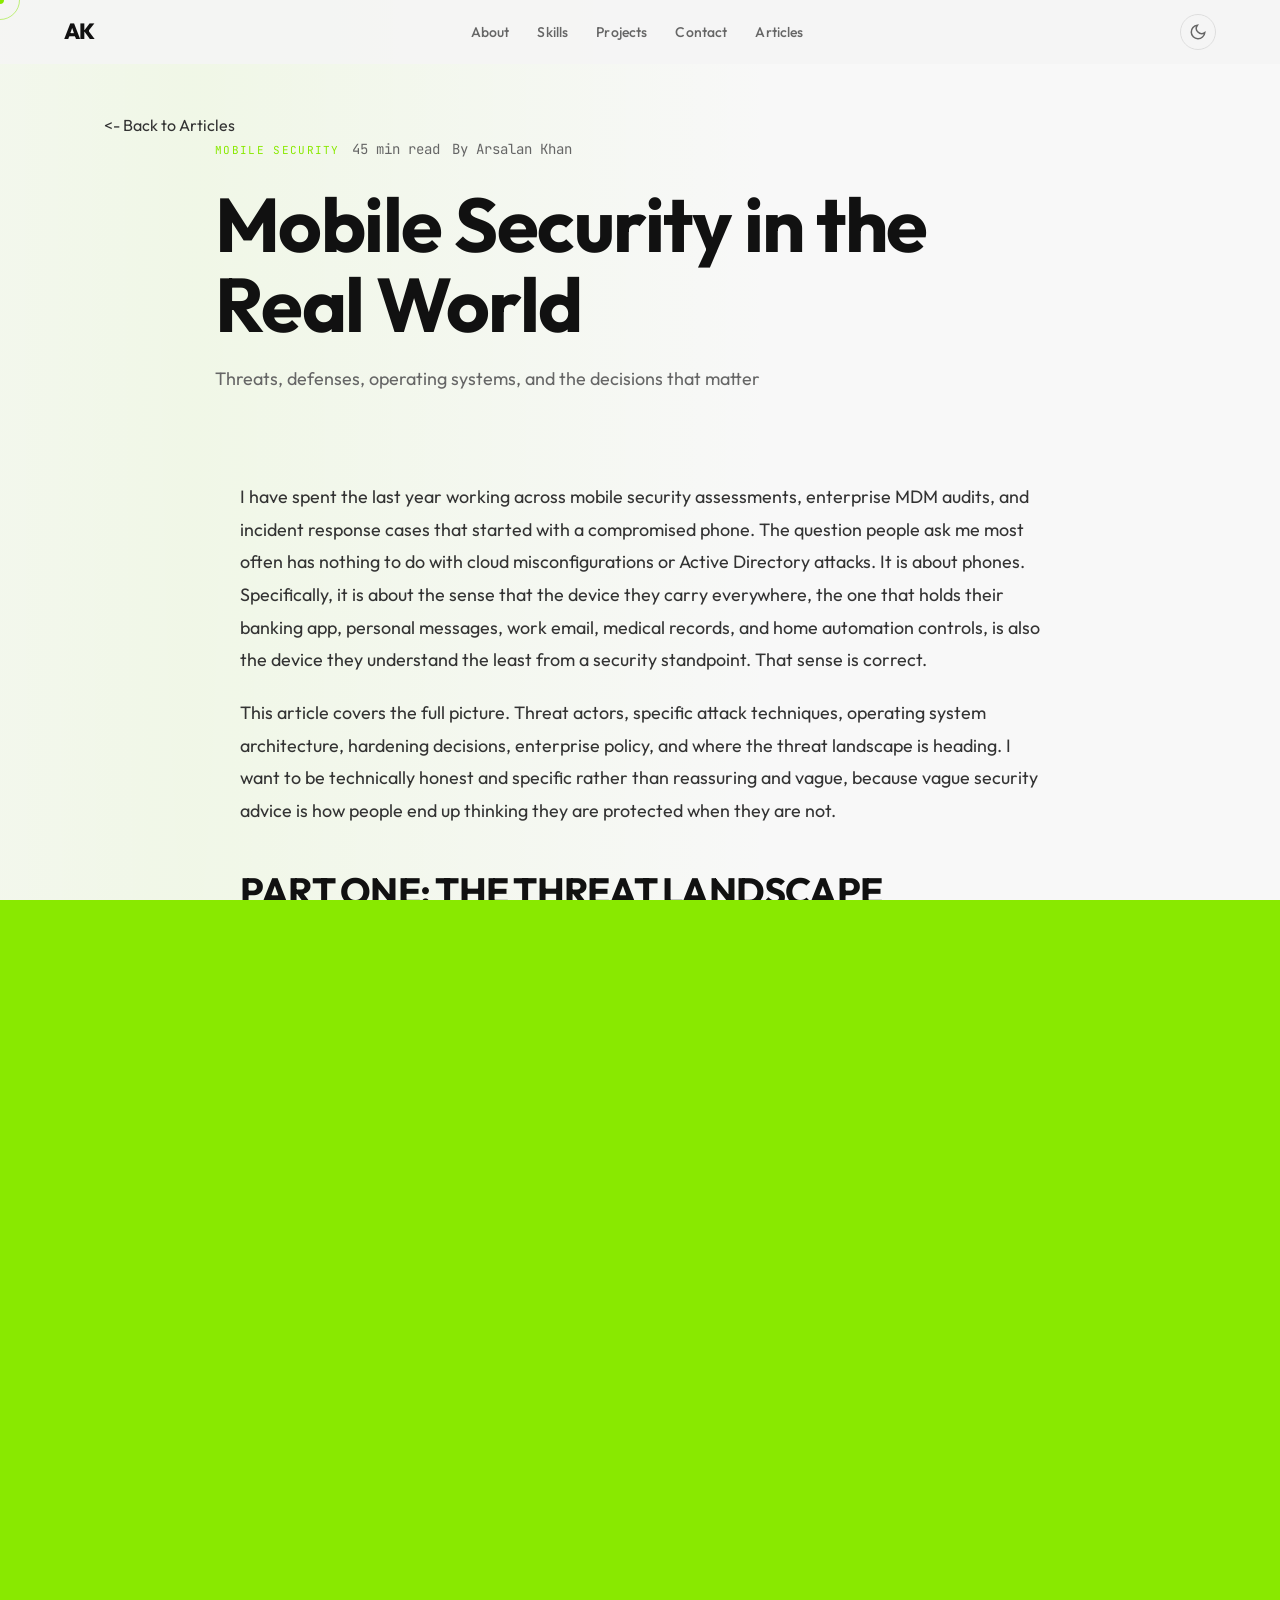
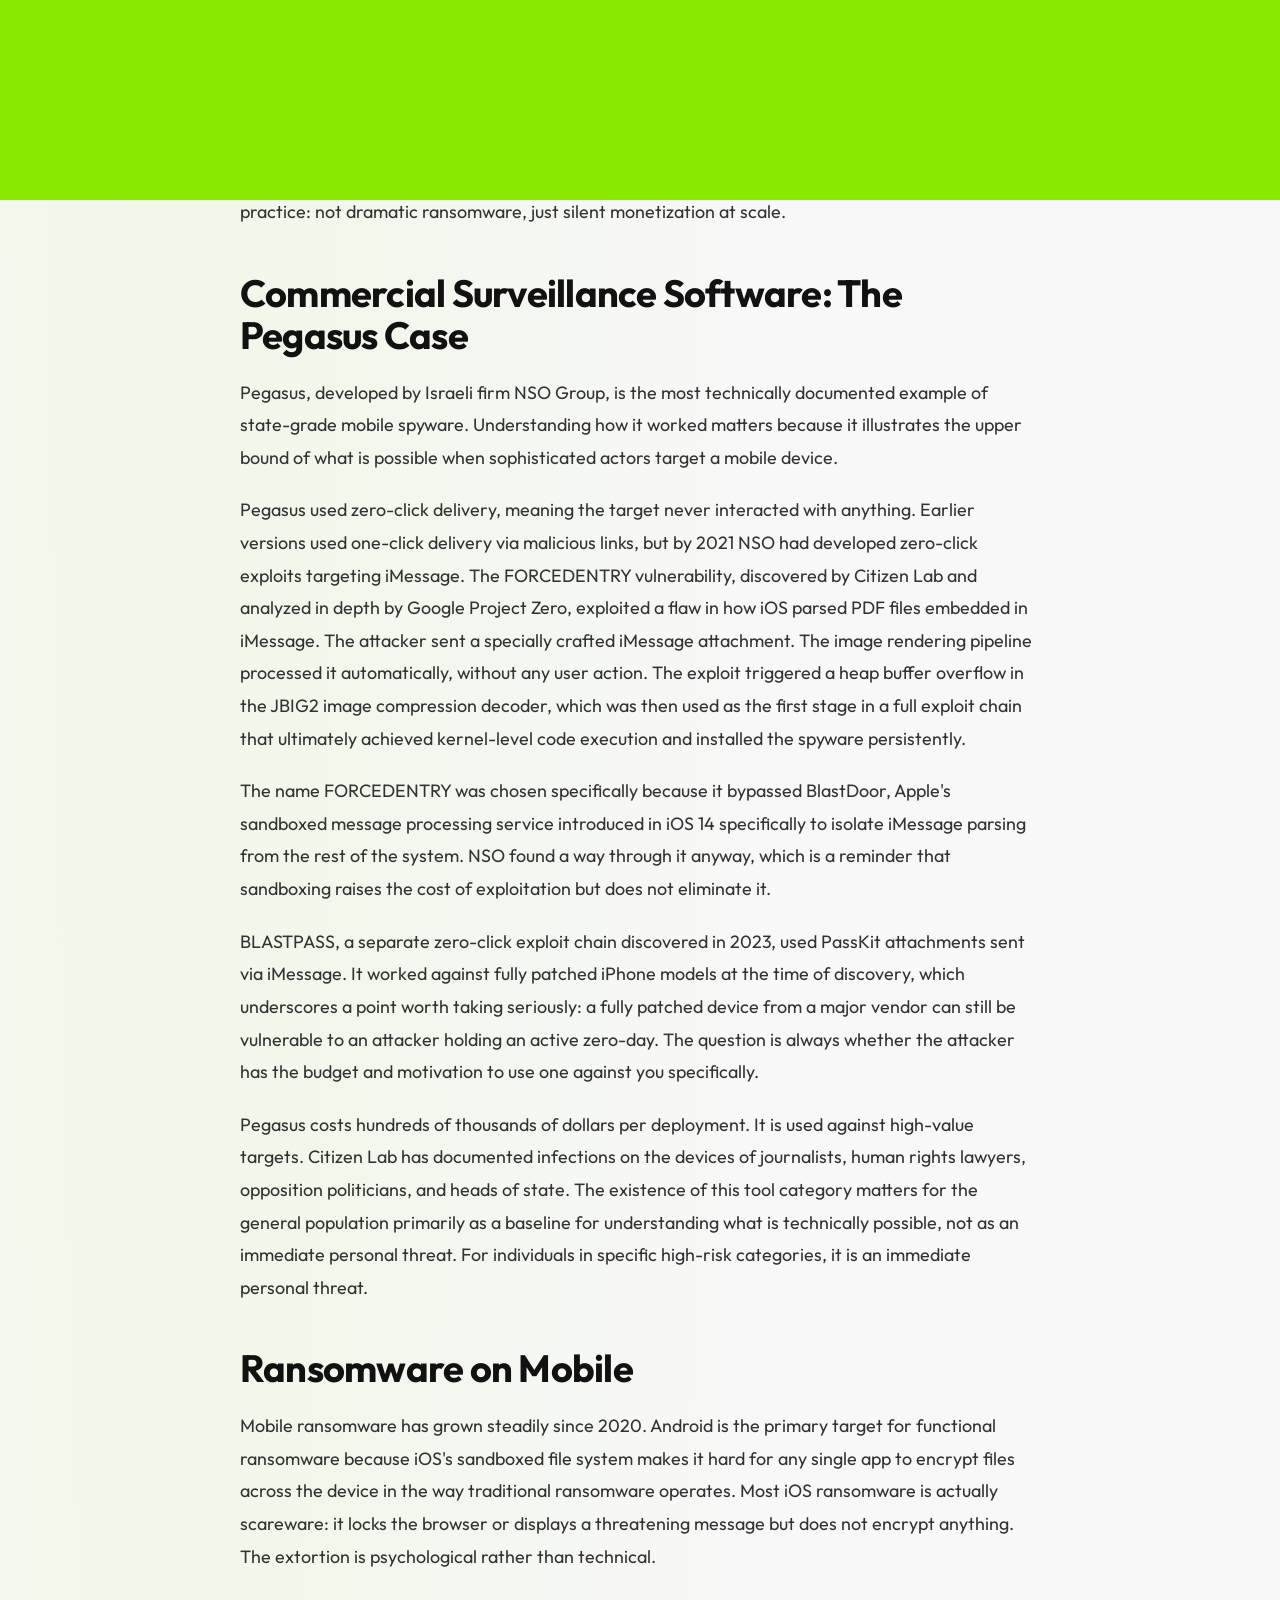
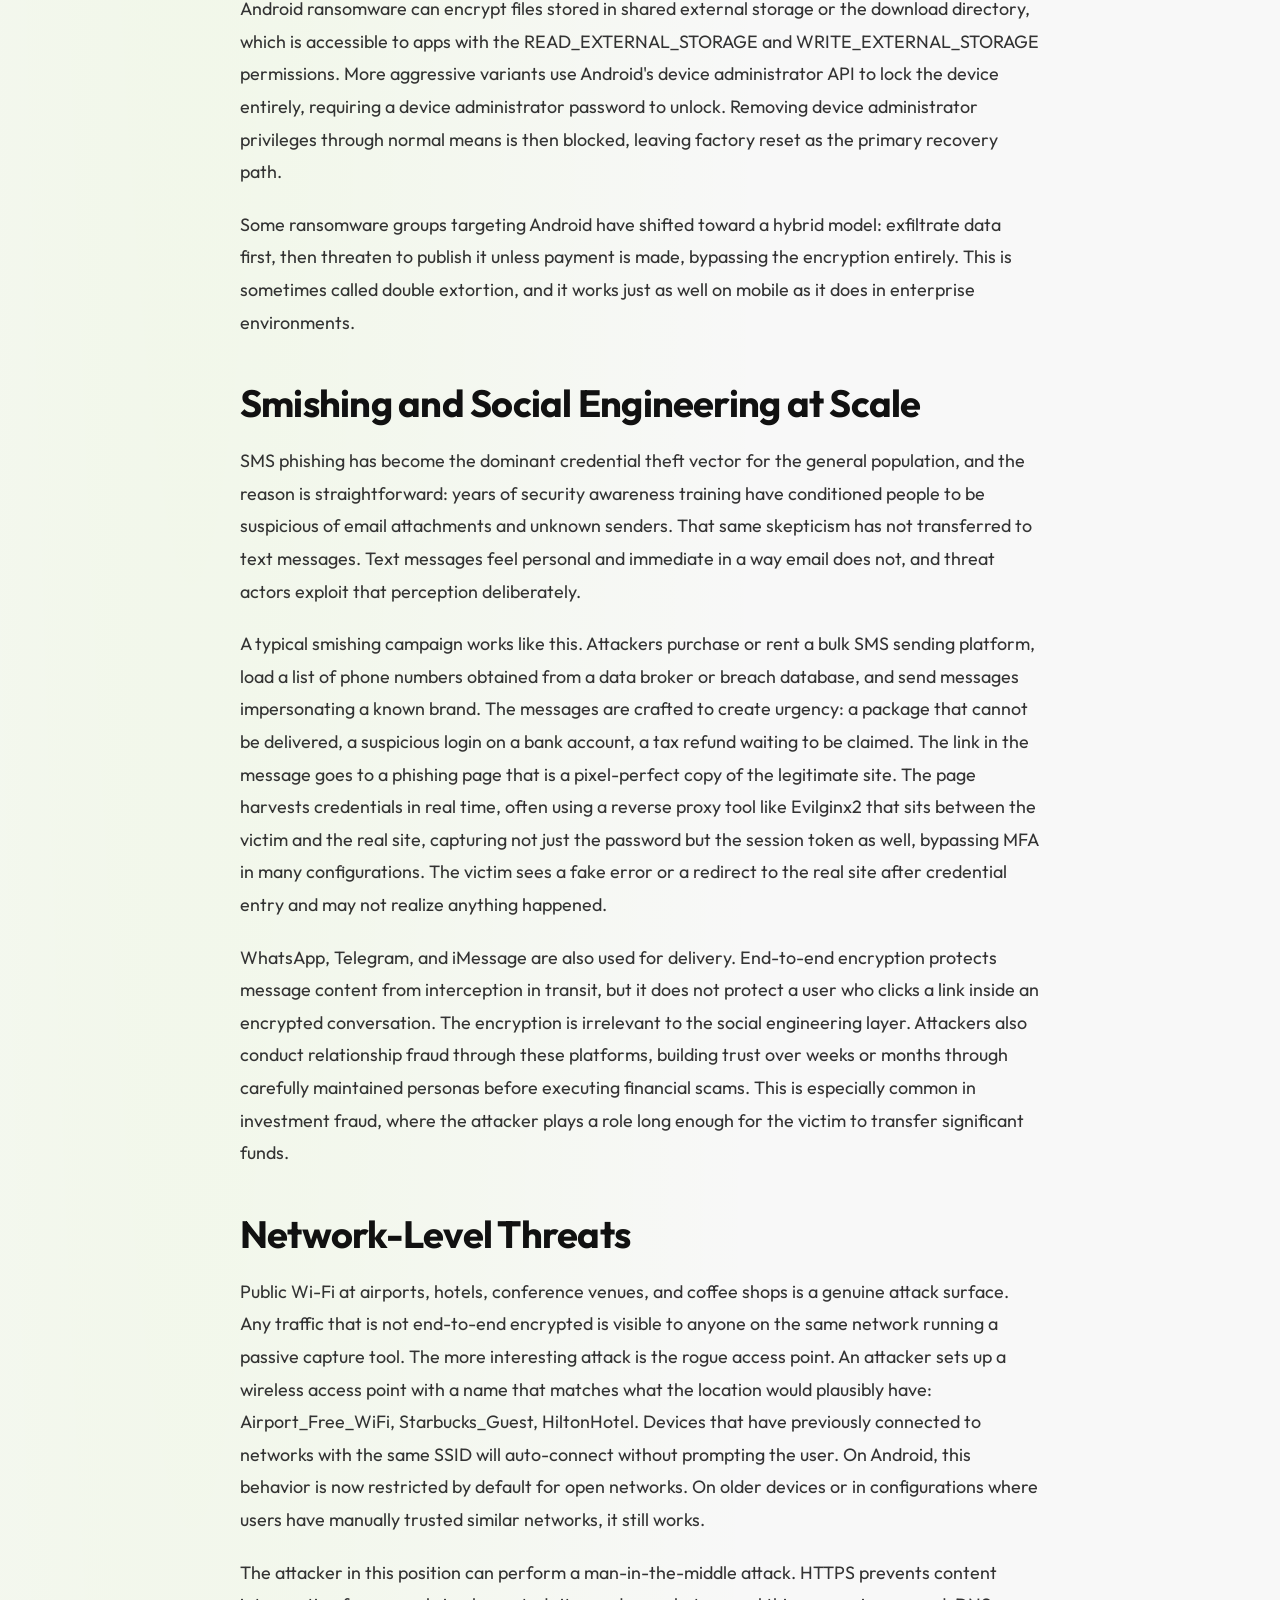
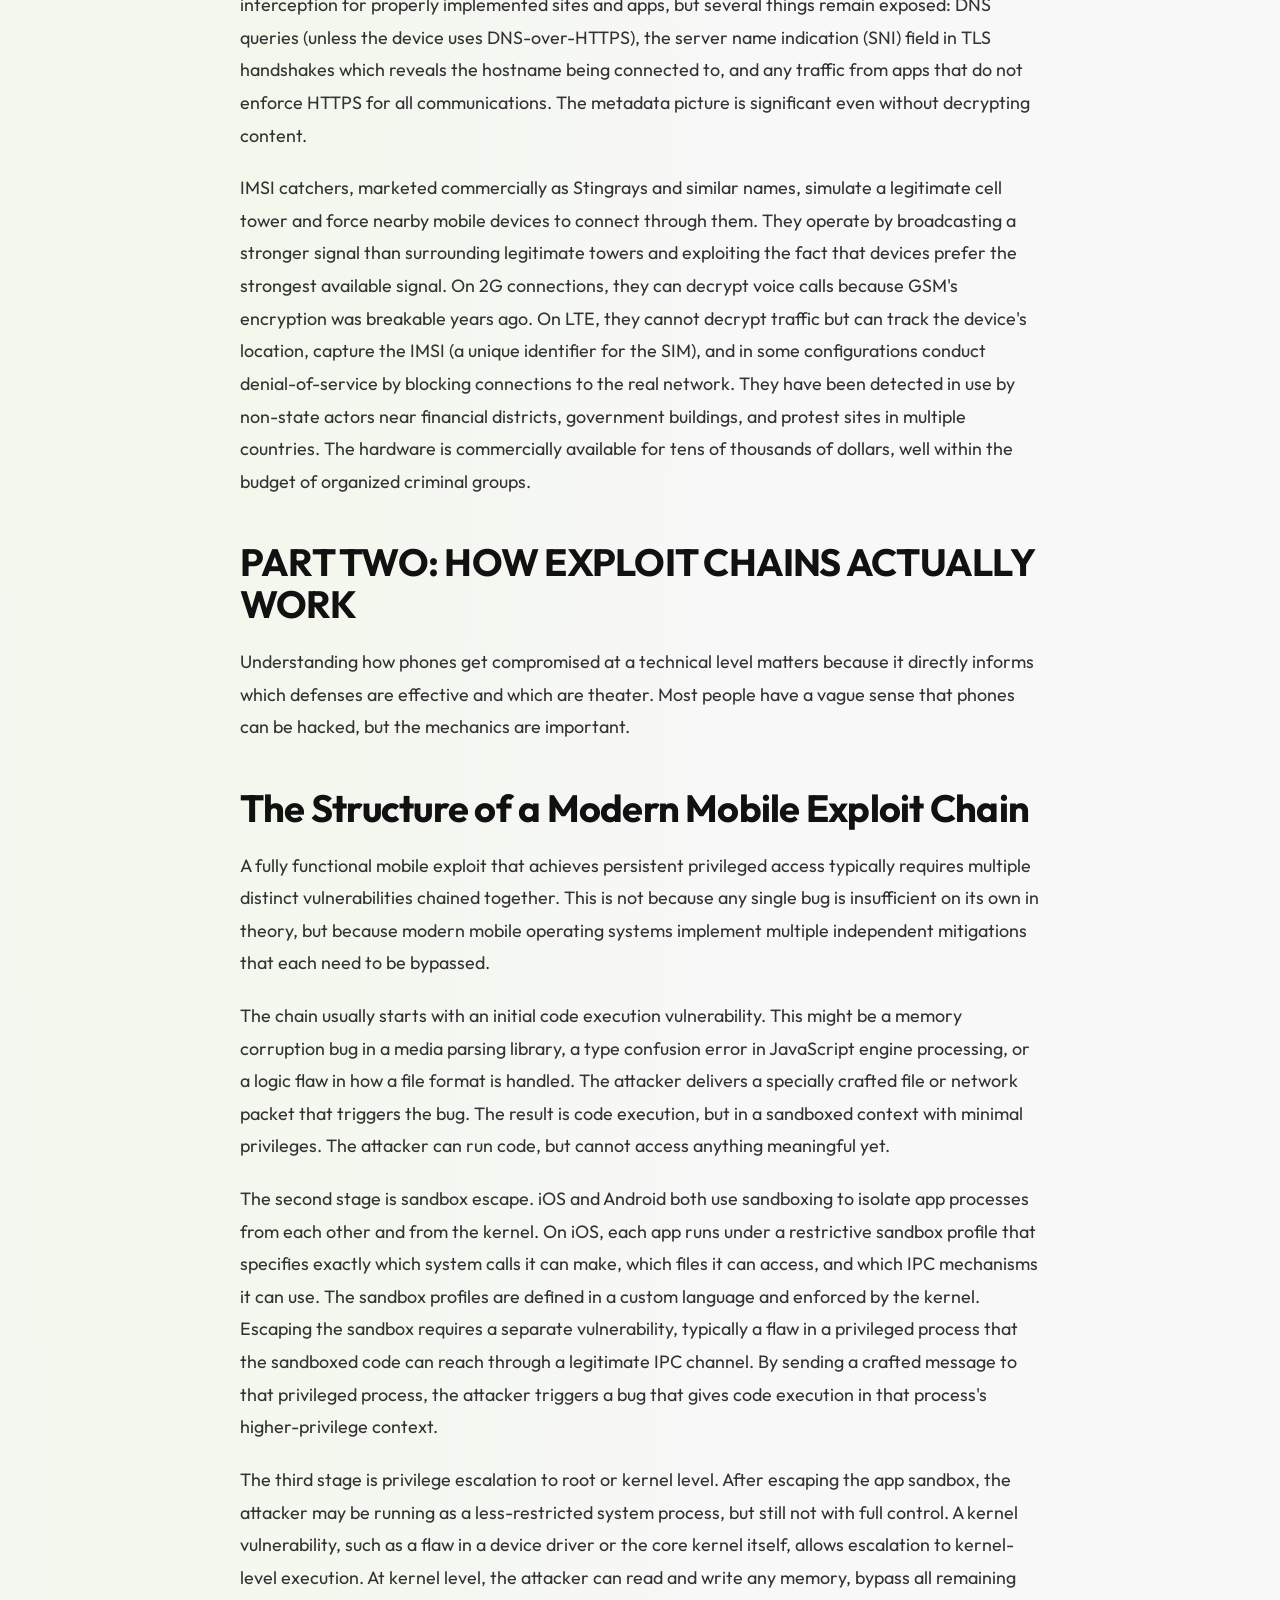
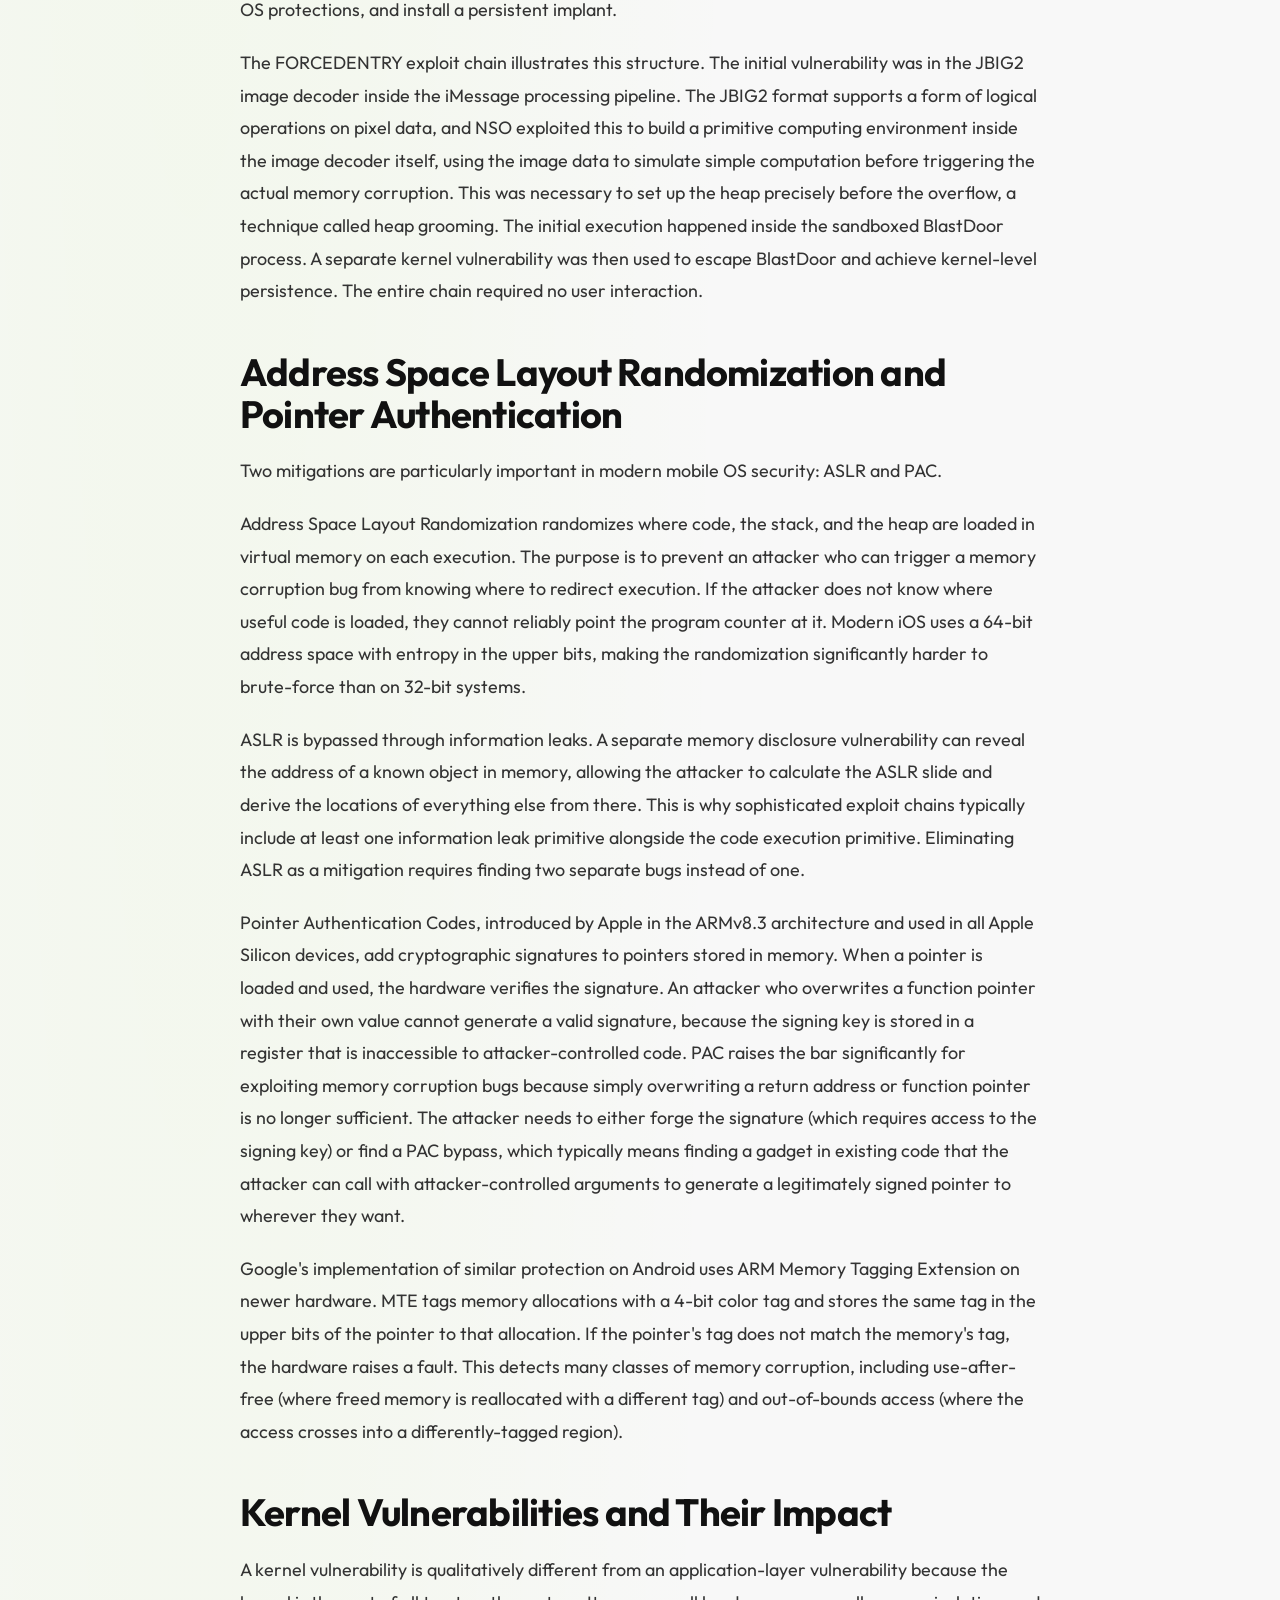
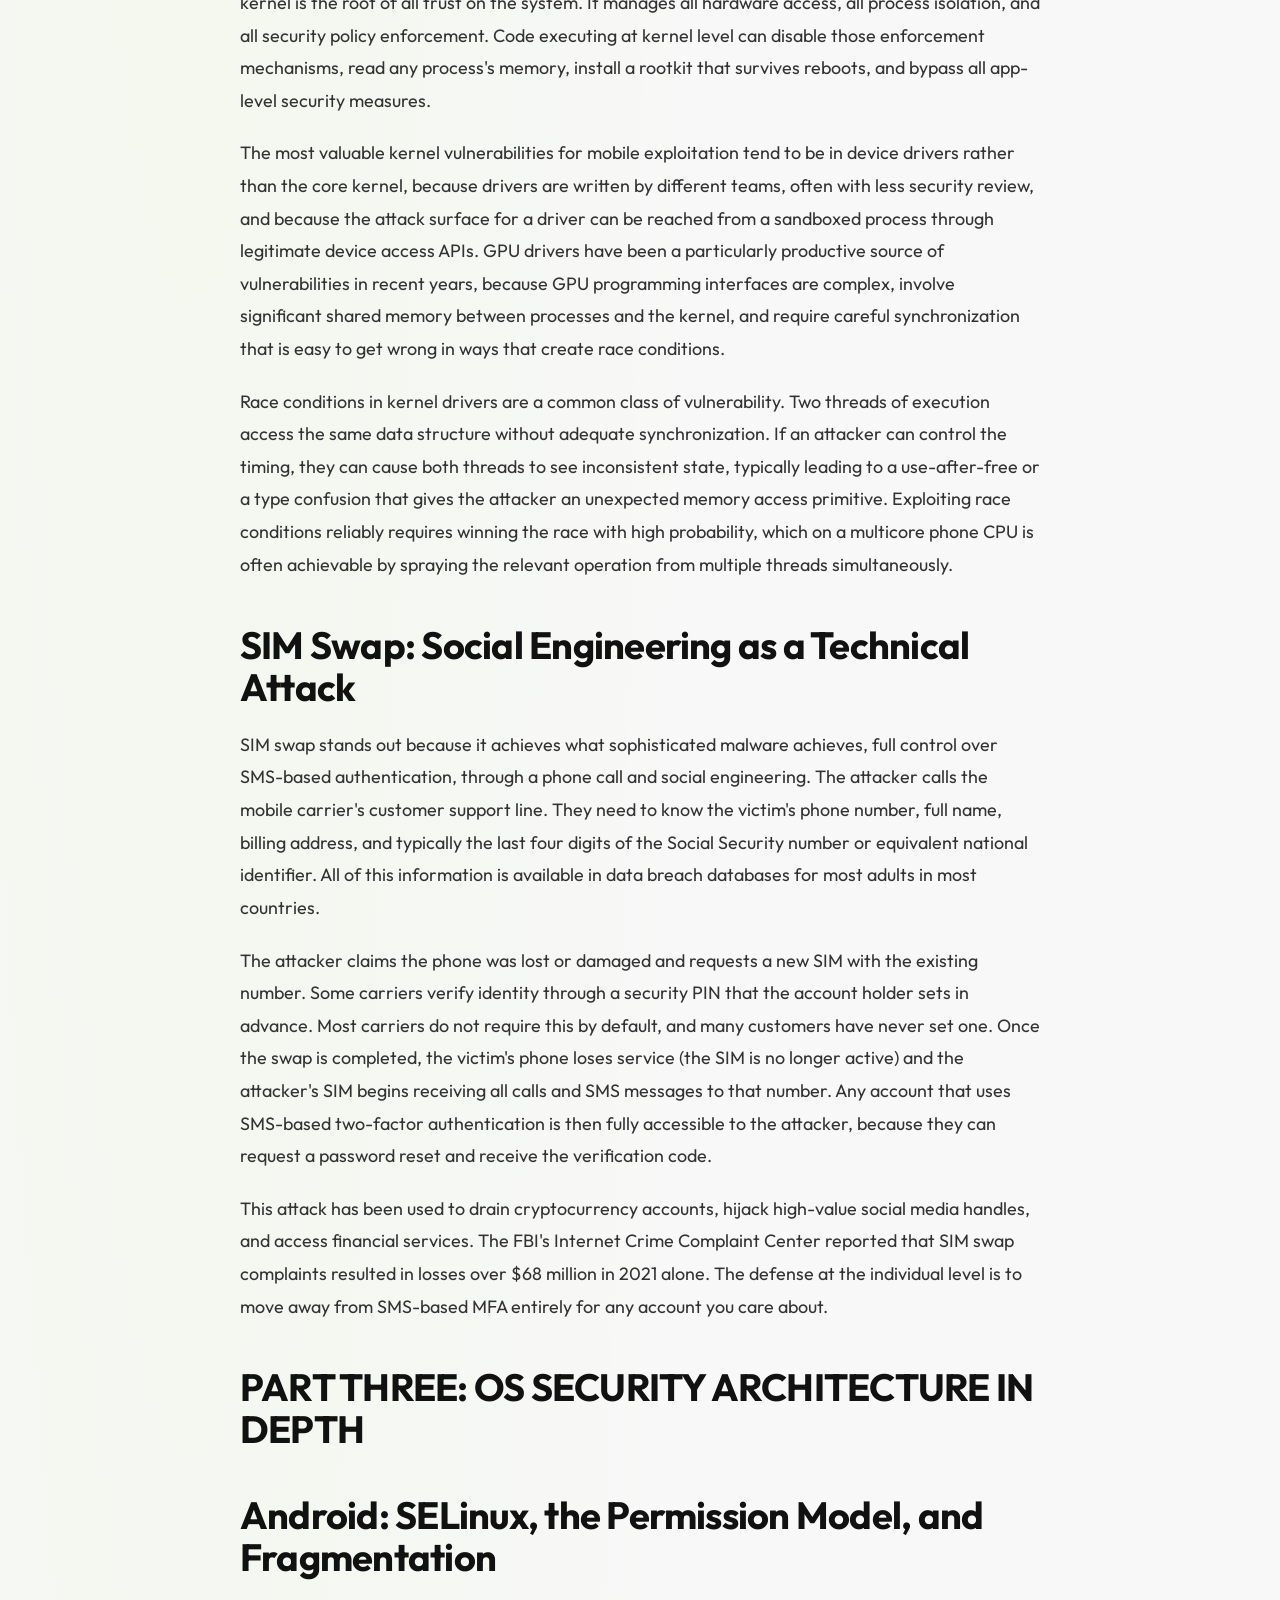
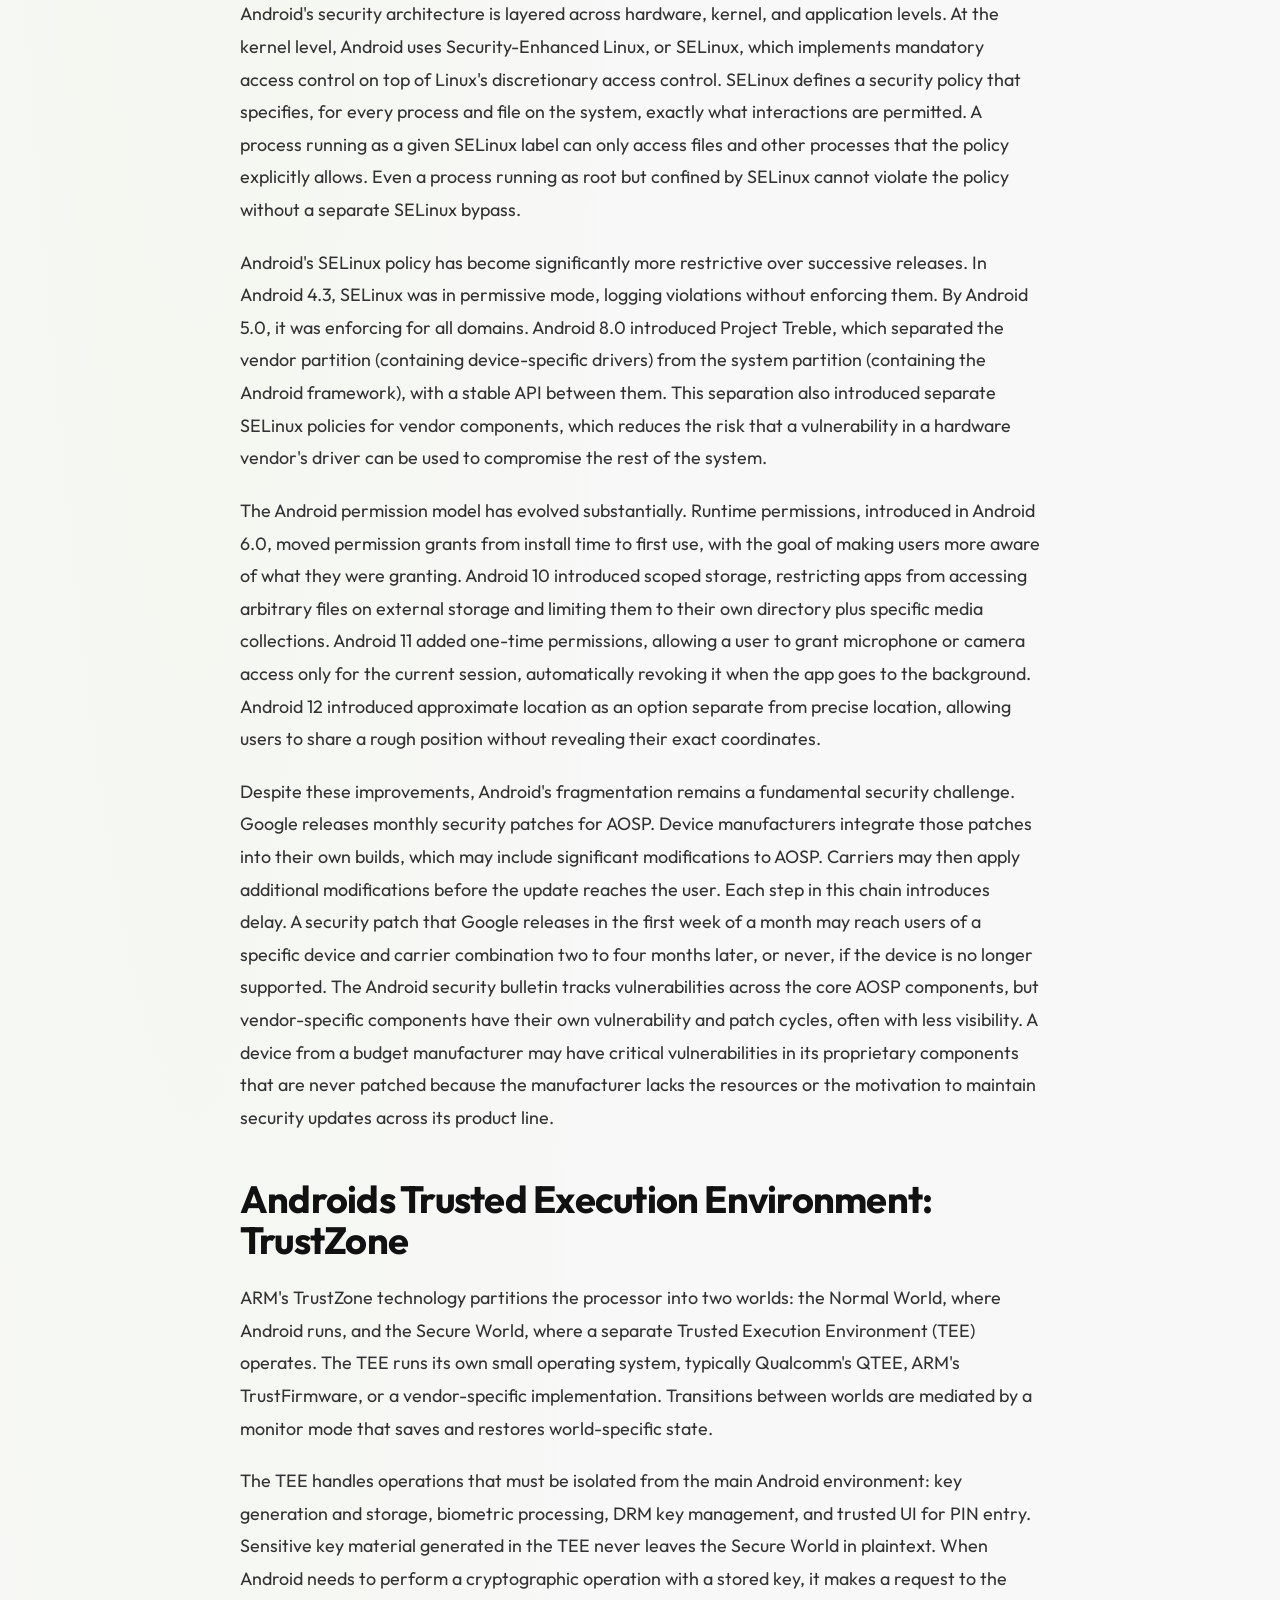
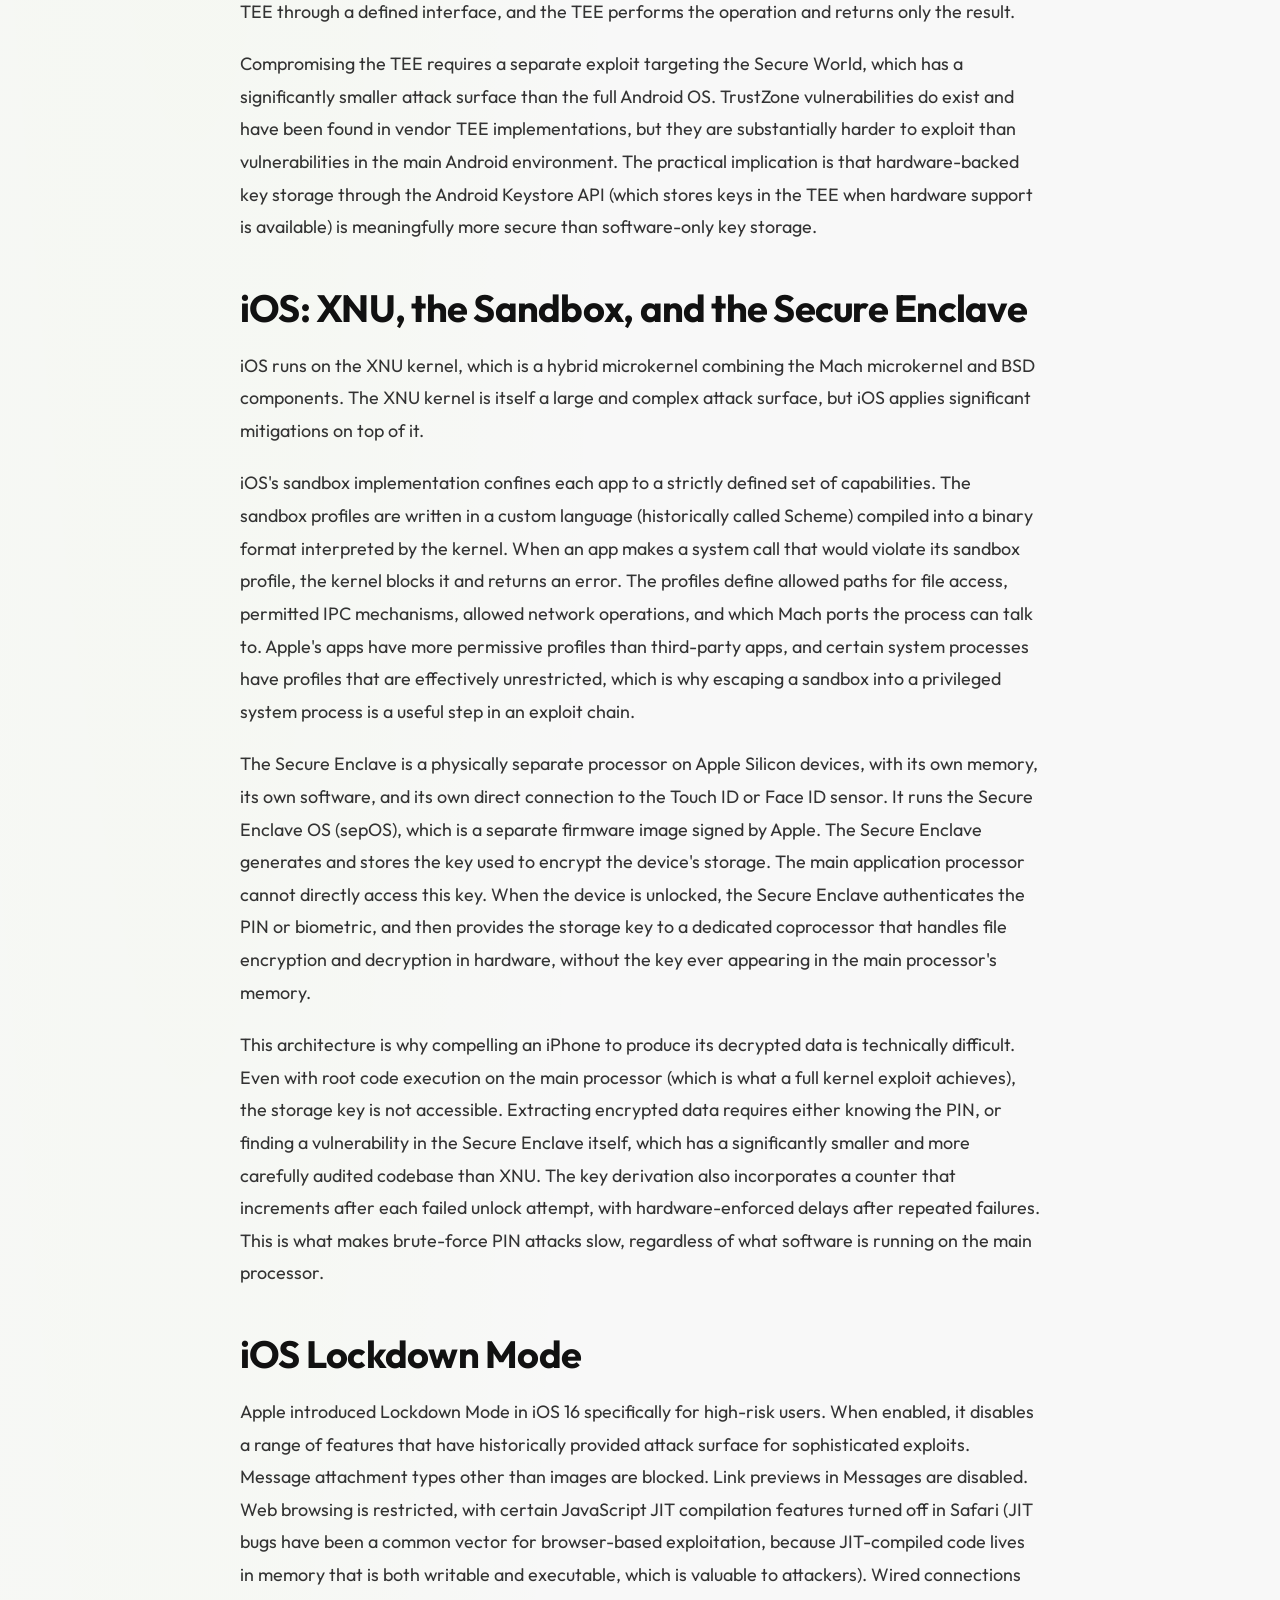
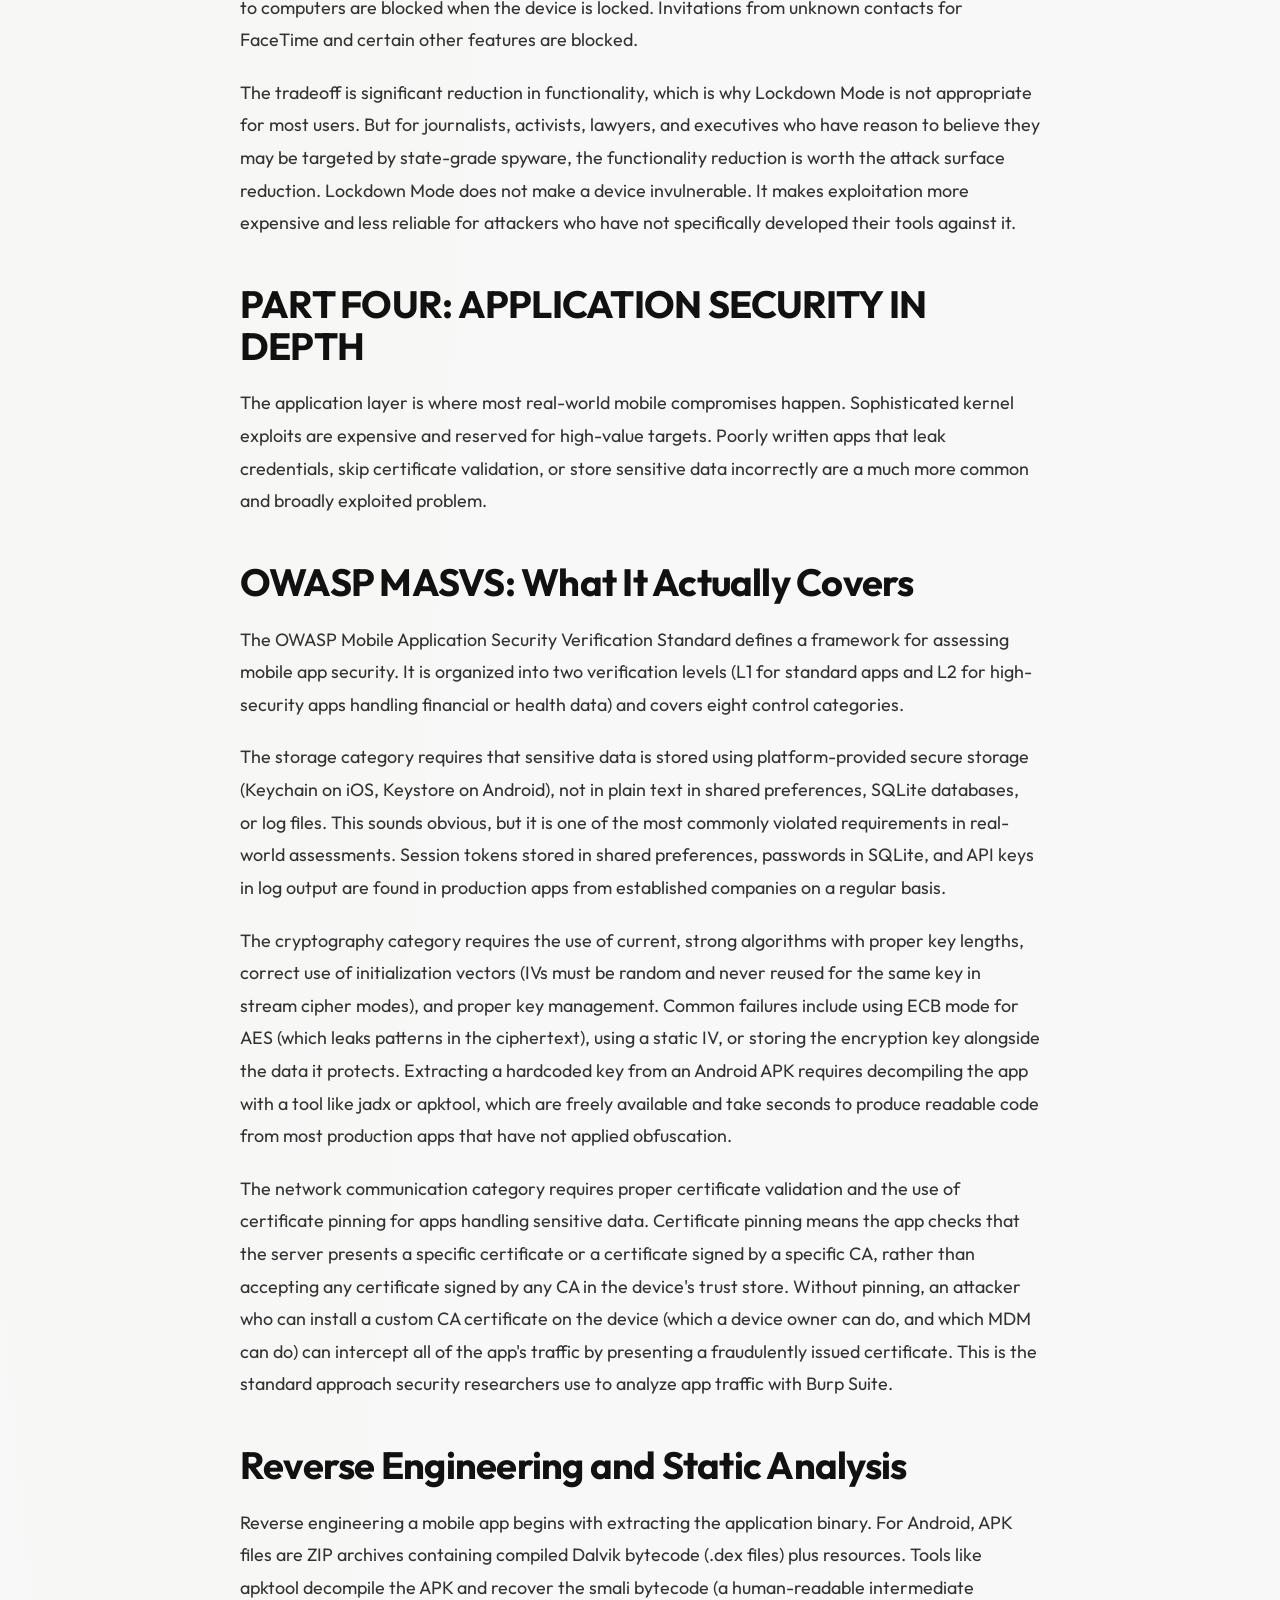
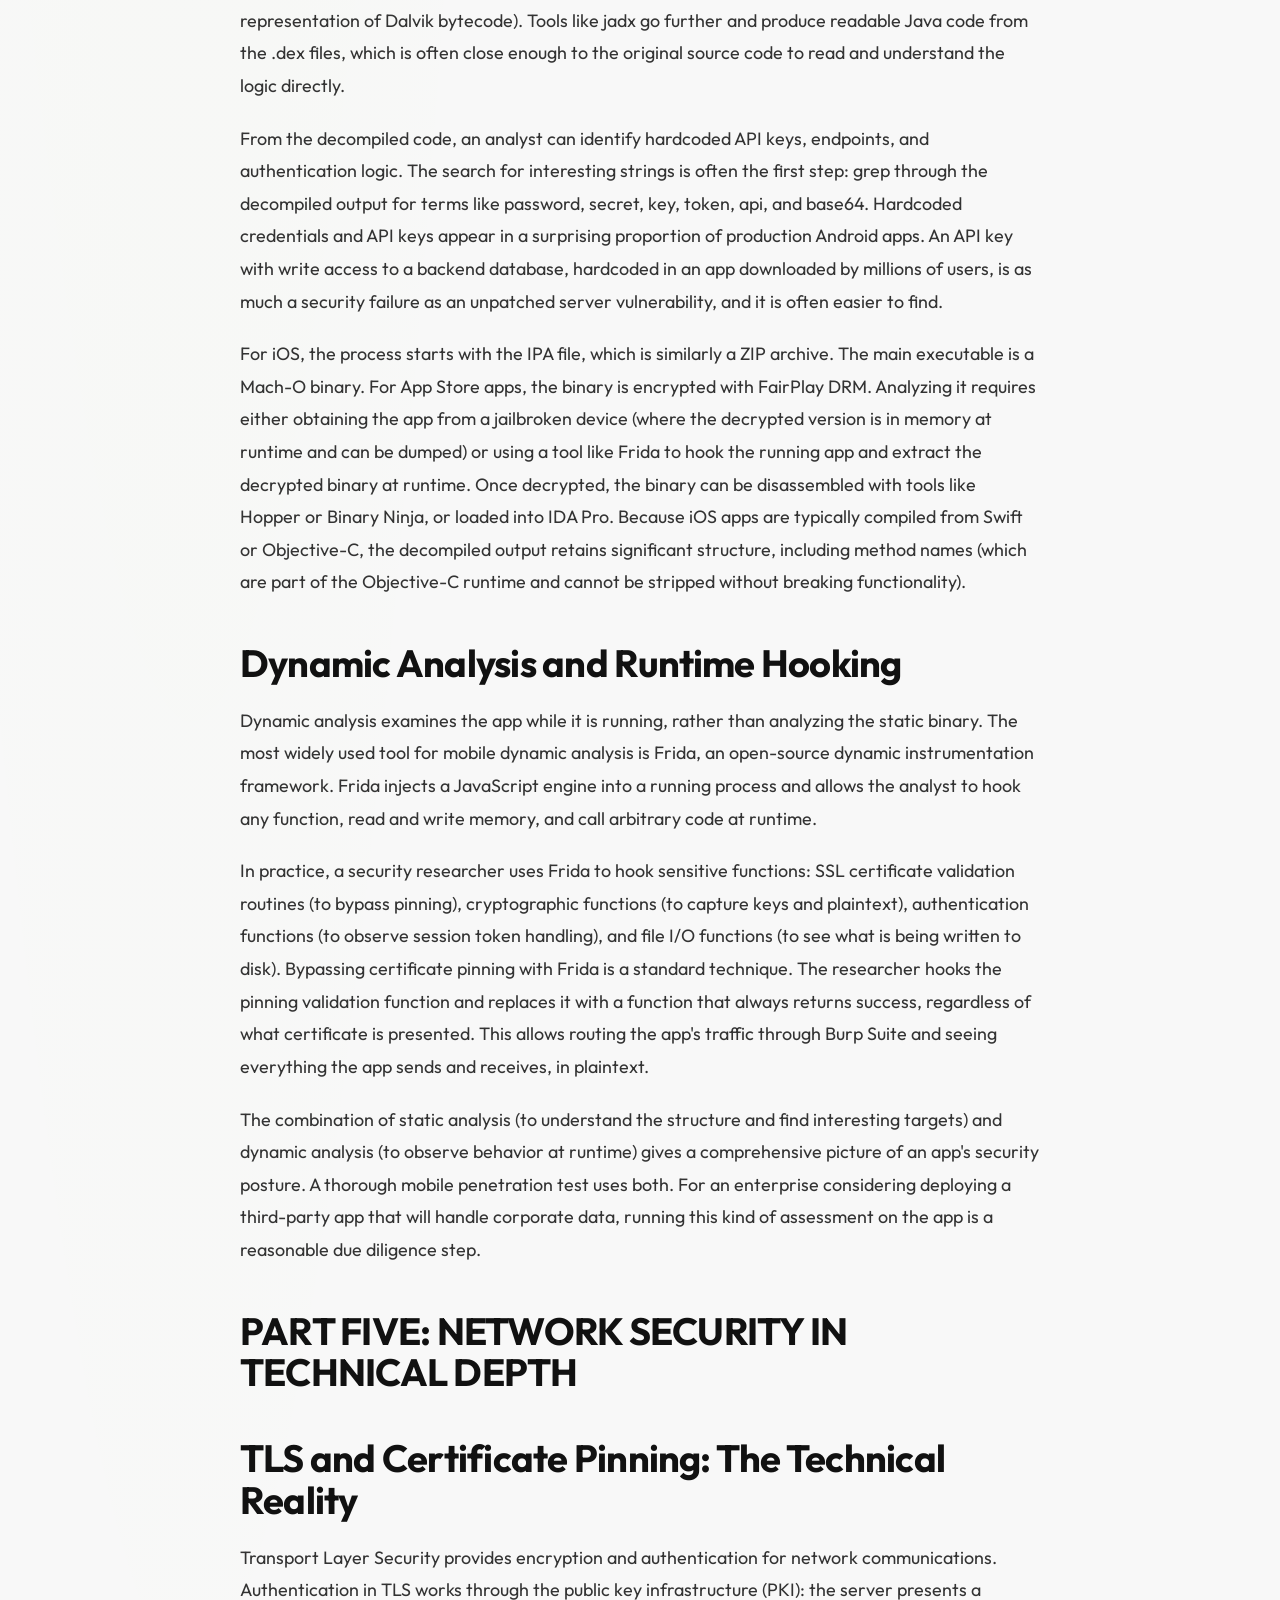
<file: articles/mobile-security.html>
﻿<!DOCTYPE html>
<html lang="en"><head><meta charset="UTF-8"><meta name="viewport" content="width=device-width, initial-scale=1.0">
<title>Mobile Security in the Real World | Arsalan Khan</title><meta name="description" content="A technical guide to mobile malware, exploit chains, platform security, application testing, enterprise controls, and response."><meta name="author" content="Arsalan Khan"><meta name="robots" content="index, follow"><link rel="canonical" href="https://arsalan-khan-dev.github.io/DevArsalanKhan/articles/mobile-security.html">
<meta property="og:title" content="Mobile Security in the Real World | Arsalan Khan"><meta property="og:description" content="A technical guide to mobile malware, exploit chains, platform security, application testing, enterprise controls, and response."><meta property="og:type" content="article"><meta property="og:url" content="https://arsalan-khan-dev.github.io/DevArsalanKhan/articles/mobile-security.html"><meta property="og:image" content="../public/og-image.jpg"><meta name="twitter:card" content="summary_large_image"><meta name="twitter:title" content="Mobile Security in the Real World | Arsalan Khan"><meta name="twitter:description" content="A technical guide to mobile malware, exploit chains, platform security, application testing, enterprise controls, and response."><meta name="twitter:image" content="../public/og-image.jpg"><meta name="theme-color" content="#111111"><meta name="color-scheme" content="dark light">
<link rel="preconnect" href="https://fonts.googleapis.com"><link rel="preconnect" href="https://fonts.gstatic.com" crossorigin><link href="https://fonts.googleapis.com/css2?family=Outfit:wght@100..900&family=JetBrains+Mono:wght@400;500;700&display=swap" rel="stylesheet"><link rel="stylesheet" href="../style.css"></head><body class="articles-page">
<header role="banner"><nav class="nav is-scrolled" role="navigation" aria-label="Main navigation"><a href="../index.html#hero" class="nav__logo">AK</a><ul class="nav__links" role="list"><li><a href="../index.html#about" class="nav__link">About</a></li><li><a href="../index.html#skills" class="nav__link">Skills</a></li><li><a href="../index.html#projects" class="nav__link">Projects</a></li><li><a href="../index.html#contact" class="nav__link">Contact</a></li><li><a href="../articles.html" class="nav__link is-active">Articles</a></li></ul><div class="nav__actions"><button class="nav__theme" id="themeToggle" aria-label="Toggle color theme"><span class="theme-icon--dark" aria-hidden="true">Sun</span><span class="theme-icon--light" aria-hidden="true">Moon</span></button></div></nav></header><main id="main-content" class="article-shell container"><a class="article-back" href="../articles.html">&lt;- Back to Articles</a><header class="article-header"><div class="article-header__meta"><span class="article-header__category">Mobile Security</span><span>45 min read</span><span>By Arsalan Khan</span></div><h1 class="article-header__title">Mobile Security in the Real World</h1><p class="article-header__subtitle">Threats, defenses, operating systems, and the decisions that matter</p></header><article class="article-content"><p>I have spent the last year working across mobile security assessments, enterprise MDM audits, and incident response cases that started with a compromised phone. The question people ask me most often has nothing to do with cloud misconfigurations or Active Directory attacks. It is about phones. Specifically, it is about the sense that the device they carry everywhere, the one that holds their banking app, personal messages, work email, medical records, and home automation controls, is also the device they understand the least from a security standpoint. That sense is correct.</p>
<p>This article covers the full picture. Threat actors, specific attack techniques, operating system architecture, hardening decisions, enterprise policy, and where the threat landscape is heading. I want to be technically honest and specific rather than reassuring and vague, because vague security advice is how people end up thinking they are protected when they are not.</p>
<h2>PART ONE: THE THREAT LANDSCAPE</h2>
<p>Mobile malware is not theoretical anymore. It is active, well-funded, and in many cases more technically sophisticated than the desktop malware that dominated security headlines in the 2000s. The ecosystem of mobile threats has matured into something that mirrors the enterprise threat landscape almost exactly, with clear specialization between nation-state actors, organized criminal groups, and opportunistic attackers.</p>
<h2>Trojans and Malicious Apps</h2>
<p>Trojans on mobile work by masquerading as legitimate applications, usually distributed through third-party app stores, phishing links, or in some cases through apps that slip past official store review. They request permissions that sound plausible to the average user. Camera access seems reasonable for a photo editor. Contacts access seems reasonable for a communication app. The problem is that these permissions collectively grant significant surveillance capability, and once granted, they are rarely revoked.</p>
<p>The more sophisticated trojans use a technique called delayed payload activation. They behave entirely legitimately for a defined period after installation, often 30 to 90 days, before activating malicious functionality. This is a direct countermeasure against app store review processes that monitor behavior in the short window after submission. Some also use download thresholds, staying dormant until the app reaches a certain number of installs, at which point the malicious SDK activates. Both techniques have been documented in real apps that passed Google Play and Apple App Store review.</p>
<p>In 2023, researchers at HUMAN Security documented a campaign called VASTFLUX that injected malicious code into digital ad slots and ran hidden video ads behind legitimate apps, generating fraudulent ad revenue. The malware affected tens of millions of devices and operated entirely invisibly to the user. This is a useful example of what commodity mobile malware actually looks like in practice: not dramatic ransomware, just silent monetization at scale.</p>
<h2>Commercial Surveillance Software: The Pegasus Case</h2>
<p>Pegasus, developed by Israeli firm NSO Group, is the most technically documented example of state-grade mobile spyware. Understanding how it worked matters because it illustrates the upper bound of what is possible when sophisticated actors target a mobile device.</p>
<p>Pegasus used zero-click delivery, meaning the target never interacted with anything. Earlier versions used one-click delivery via malicious links, but by 2021 NSO had developed zero-click exploits targeting iMessage. The FORCEDENTRY vulnerability, discovered by Citizen Lab and analyzed in depth by Google Project Zero, exploited a flaw in how iOS parsed PDF files embedded in iMessage. The attacker sent a specially crafted iMessage attachment. The image rendering pipeline processed it automatically, without any user action. The exploit triggered a heap buffer overflow in the JBIG2 image compression decoder, which was then used as the first stage in a full exploit chain that ultimately achieved kernel-level code execution and installed the spyware persistently.</p>
<p>The name FORCEDENTRY was chosen specifically because it bypassed BlastDoor, Apple&#39;s sandboxed message processing service introduced in iOS 14 specifically to isolate iMessage parsing from the rest of the system. NSO found a way through it anyway, which is a reminder that sandboxing raises the cost of exploitation but does not eliminate it.</p>
<p>BLASTPASS, a separate zero-click exploit chain discovered in 2023, used PassKit attachments sent via iMessage. It worked against fully patched iPhone models at the time of discovery, which underscores a point worth taking seriously: a fully patched device from a major vendor can still be vulnerable to an attacker holding an active zero-day. The question is always whether the attacker has the budget and motivation to use one against you specifically.</p>
<p>Pegasus costs hundreds of thousands of dollars per deployment. It is used against high-value targets. Citizen Lab has documented infections on the devices of journalists, human rights lawyers, opposition politicians, and heads of state. The existence of this tool category matters for the general population primarily as a baseline for understanding what is technically possible, not as an immediate personal threat. For individuals in specific high-risk categories, it is an immediate personal threat.</p>
<h2>Ransomware on Mobile</h2>
<p>Mobile ransomware has grown steadily since 2020. Android is the primary target for functional ransomware because iOS&#39;s sandboxed file system makes it hard for any single app to encrypt files across the device in the way traditional ransomware operates. Most iOS ransomware is actually scareware: it locks the browser or displays a threatening message but does not encrypt anything. The extortion is psychological rather than technical.</p>
<p>Android ransomware can encrypt files stored in shared external storage or the download directory, which is accessible to apps with the READ_EXTERNAL_STORAGE and WRITE_EXTERNAL_STORAGE permissions. More aggressive variants use Android&#39;s device administrator API to lock the device entirely, requiring a device administrator password to unlock. Removing device administrator privileges through normal means is then blocked, leaving factory reset as the primary recovery path.</p>
<p>Some ransomware groups targeting Android have shifted toward a hybrid model: exfiltrate data first, then threaten to publish it unless payment is made, bypassing the encryption entirely. This is sometimes called double extortion, and it works just as well on mobile as it does in enterprise environments.</p>
<h2>Smishing and Social Engineering at Scale</h2>
<p>SMS phishing has become the dominant credential theft vector for the general population, and the reason is straightforward: years of security awareness training have conditioned people to be suspicious of email attachments and unknown senders. That same skepticism has not transferred to text messages. Text messages feel personal and immediate in a way email does not, and threat actors exploit that perception deliberately.</p>
<p>A typical smishing campaign works like this. Attackers purchase or rent a bulk SMS sending platform, load a list of phone numbers obtained from a data broker or breach database, and send messages impersonating a known brand. The messages are crafted to create urgency: a package that cannot be delivered, a suspicious login on a bank account, a tax refund waiting to be claimed. The link in the message goes to a phishing page that is a pixel-perfect copy of the legitimate site. The page harvests credentials in real time, often using a reverse proxy tool like Evilginx2 that sits between the victim and the real site, capturing not just the password but the session token as well, bypassing MFA in many configurations. The victim sees a fake error or a redirect to the real site after credential entry and may not realize anything happened.</p>
<p>WhatsApp, Telegram, and iMessage are also used for delivery. End-to-end encryption protects message content from interception in transit, but it does not protect a user who clicks a link inside an encrypted conversation. The encryption is irrelevant to the social engineering layer. Attackers also conduct relationship fraud through these platforms, building trust over weeks or months through carefully maintained personas before executing financial scams. This is especially common in investment fraud, where the attacker plays a role long enough for the victim to transfer significant funds.</p>
<h2>Network-Level Threats</h2>
<p>Public Wi-Fi at airports, hotels, conference venues, and coffee shops is a genuine attack surface. Any traffic that is not end-to-end encrypted is visible to anyone on the same network running a passive capture tool. The more interesting attack is the rogue access point. An attacker sets up a wireless access point with a name that matches what the location would plausibly have: Airport_Free_WiFi, Starbucks_Guest, HiltonHotel. Devices that have previously connected to networks with the same SSID will auto-connect without prompting the user. On Android, this behavior is now restricted by default for open networks. On older devices or in configurations where users have manually trusted similar networks, it still works.</p>
<p>The attacker in this position can perform a man-in-the-middle attack. HTTPS prevents content interception for properly implemented sites and apps, but several things remain exposed: DNS queries (unless the device uses DNS-over-HTTPS), the server name indication (SNI) field in TLS handshakes which reveals the hostname being connected to, and any traffic from apps that do not enforce HTTPS for all communications. The metadata picture is significant even without decrypting content.</p>
<p>IMSI catchers, marketed commercially as Stingrays and similar names, simulate a legitimate cell tower and force nearby mobile devices to connect through them. They operate by broadcasting a stronger signal than surrounding legitimate towers and exploiting the fact that devices prefer the strongest available signal. On 2G connections, they can decrypt voice calls because GSM&#39;s encryption was breakable years ago. On LTE, they cannot decrypt traffic but can track the device&#39;s location, capture the IMSI (a unique identifier for the SIM), and in some configurations conduct denial-of-service by blocking connections to the real network. They have been detected in use by non-state actors near financial districts, government buildings, and protest sites in multiple countries. The hardware is commercially available for tens of thousands of dollars, well within the budget of organized criminal groups.</p>
<h2>PART TWO: HOW EXPLOIT CHAINS ACTUALLY WORK</h2>
<p>Understanding how phones get compromised at a technical level matters because it directly informs which defenses are effective and which are theater. Most people have a vague sense that phones can be hacked, but the mechanics are important.</p>
<h2>The Structure of a Modern Mobile Exploit Chain</h2>
<p>A fully functional mobile exploit that achieves persistent privileged access typically requires multiple distinct vulnerabilities chained together. This is not because any single bug is insufficient on its own in theory, but because modern mobile operating systems implement multiple independent mitigations that each need to be bypassed.</p>
<p>The chain usually starts with an initial code execution vulnerability. This might be a memory corruption bug in a media parsing library, a type confusion error in JavaScript engine processing, or a logic flaw in how a file format is handled. The attacker delivers a specially crafted file or network packet that triggers the bug. The result is code execution, but in a sandboxed context with minimal privileges. The attacker can run code, but cannot access anything meaningful yet.</p>
<p>The second stage is sandbox escape. iOS and Android both use sandboxing to isolate app processes from each other and from the kernel. On iOS, each app runs under a restrictive sandbox profile that specifies exactly which system calls it can make, which files it can access, and which IPC mechanisms it can use. The sandbox profiles are defined in a custom language and enforced by the kernel. Escaping the sandbox requires a separate vulnerability, typically a flaw in a privileged process that the sandboxed code can reach through a legitimate IPC channel. By sending a crafted message to that privileged process, the attacker triggers a bug that gives code execution in that process&#39;s higher-privilege context.</p>
<p>The third stage is privilege escalation to root or kernel level. After escaping the app sandbox, the attacker may be running as a less-restricted system process, but still not with full control. A kernel vulnerability, such as a flaw in a device driver or the core kernel itself, allows escalation to kernel-level execution. At kernel level, the attacker can read and write any memory, bypass all remaining OS protections, and install a persistent implant.</p>
<p>The FORCEDENTRY exploit chain illustrates this structure. The initial vulnerability was in the JBIG2 image decoder inside the iMessage processing pipeline. The JBIG2 format supports a form of logical operations on pixel data, and NSO exploited this to build a primitive computing environment inside the image decoder itself, using the image data to simulate simple computation before triggering the actual memory corruption. This was necessary to set up the heap precisely before the overflow, a technique called heap grooming. The initial execution happened inside the sandboxed BlastDoor process. A separate kernel vulnerability was then used to escape BlastDoor and achieve kernel-level persistence. The entire chain required no user interaction.</p>
<h2>Address Space Layout Randomization and Pointer Authentication</h2>
<p>Two mitigations are particularly important in modern mobile OS security: ASLR and PAC.</p>
<p>Address Space Layout Randomization randomizes where code, the stack, and the heap are loaded in virtual memory on each execution. The purpose is to prevent an attacker who can trigger a memory corruption bug from knowing where to redirect execution. If the attacker does not know where useful code is loaded, they cannot reliably point the program counter at it. Modern iOS uses a 64-bit address space with entropy in the upper bits, making the randomization significantly harder to brute-force than on 32-bit systems.</p>
<p>ASLR is bypassed through information leaks. A separate memory disclosure vulnerability can reveal the address of a known object in memory, allowing the attacker to calculate the ASLR slide and derive the locations of everything else from there. This is why sophisticated exploit chains typically include at least one information leak primitive alongside the code execution primitive. Eliminating ASLR as a mitigation requires finding two separate bugs instead of one.</p>
<p>Pointer Authentication Codes, introduced by Apple in the ARMv8.3 architecture and used in all Apple Silicon devices, add cryptographic signatures to pointers stored in memory. When a pointer is loaded and used, the hardware verifies the signature. An attacker who overwrites a function pointer with their own value cannot generate a valid signature, because the signing key is stored in a register that is inaccessible to attacker-controlled code. PAC raises the bar significantly for exploiting memory corruption bugs because simply overwriting a return address or function pointer is no longer sufficient. The attacker needs to either forge the signature (which requires access to the signing key) or find a PAC bypass, which typically means finding a gadget in existing code that the attacker can call with attacker-controlled arguments to generate a legitimately signed pointer to wherever they want.</p>
<p>Google&#39;s implementation of similar protection on Android uses ARM Memory Tagging Extension on newer hardware. MTE tags memory allocations with a 4-bit color tag and stores the same tag in the upper bits of the pointer to that allocation. If the pointer&#39;s tag does not match the memory&#39;s tag, the hardware raises a fault. This detects many classes of memory corruption, including use-after-free (where freed memory is reallocated with a different tag) and out-of-bounds access (where the access crosses into a differently-tagged region).</p>
<h2>Kernel Vulnerabilities and Their Impact</h2>
<p>A kernel vulnerability is qualitatively different from an application-layer vulnerability because the kernel is the root of all trust on the system. It manages all hardware access, all process isolation, and all security policy enforcement. Code executing at kernel level can disable those enforcement mechanisms, read any process&#39;s memory, install a rootkit that survives reboots, and bypass all app-level security measures.</p>
<p>The most valuable kernel vulnerabilities for mobile exploitation tend to be in device drivers rather than the core kernel, because drivers are written by different teams, often with less security review, and because the attack surface for a driver can be reached from a sandboxed process through legitimate device access APIs. GPU drivers have been a particularly productive source of vulnerabilities in recent years, because GPU programming interfaces are complex, involve significant shared memory between processes and the kernel, and require careful synchronization that is easy to get wrong in ways that create race conditions.</p>
<p>Race conditions in kernel drivers are a common class of vulnerability. Two threads of execution access the same data structure without adequate synchronization. If an attacker can control the timing, they can cause both threads to see inconsistent state, typically leading to a use-after-free or a type confusion that gives the attacker an unexpected memory access primitive. Exploiting race conditions reliably requires winning the race with high probability, which on a multicore phone CPU is often achievable by spraying the relevant operation from multiple threads simultaneously.</p>
<h2>SIM Swap: Social Engineering as a Technical Attack</h2>
<p>SIM swap stands out because it achieves what sophisticated malware achieves, full control over SMS-based authentication, through a phone call and social engineering. The attacker calls the mobile carrier&#39;s customer support line. They need to know the victim&#39;s phone number, full name, billing address, and typically the last four digits of the Social Security number or equivalent national identifier. All of this information is available in data breach databases for most adults in most countries.</p>
<p>The attacker claims the phone was lost or damaged and requests a new SIM with the existing number. Some carriers verify identity through a security PIN that the account holder sets in advance. Most carriers do not require this by default, and many customers have never set one. Once the swap is completed, the victim&#39;s phone loses service (the SIM is no longer active) and the attacker&#39;s SIM begins receiving all calls and SMS messages to that number. Any account that uses SMS-based two-factor authentication is then fully accessible to the attacker, because they can request a password reset and receive the verification code.</p>
<p>This attack has been used to drain cryptocurrency accounts, hijack high-value social media handles, and access financial services. The FBI&#39;s Internet Crime Complaint Center reported that SIM swap complaints resulted in losses over $68 million in 2021 alone. The defense at the individual level is to move away from SMS-based MFA entirely for any account you care about.</p>
<h2>PART THREE: OS SECURITY ARCHITECTURE IN DEPTH</h2>
<h2>Android: SELinux, the Permission Model, and Fragmentation</h2>
<p>Android&#39;s security architecture is layered across hardware, kernel, and application levels. At the kernel level, Android uses Security-Enhanced Linux, or SELinux, which implements mandatory access control on top of Linux&#39;s discretionary access control. SELinux defines a security policy that specifies, for every process and file on the system, exactly what interactions are permitted. A process running as a given SELinux label can only access files and other processes that the policy explicitly allows. Even a process running as root but confined by SELinux cannot violate the policy without a separate SELinux bypass.</p>
<p>Android&#39;s SELinux policy has become significantly more restrictive over successive releases. In Android 4.3, SELinux was in permissive mode, logging violations without enforcing them. By Android 5.0, it was enforcing for all domains. Android 8.0 introduced Project Treble, which separated the vendor partition (containing device-specific drivers) from the system partition (containing the Android framework), with a stable API between them. This separation also introduced separate SELinux policies for vendor components, which reduces the risk that a vulnerability in a hardware vendor&#39;s driver can be used to compromise the rest of the system.</p>
<p>The Android permission model has evolved substantially. Runtime permissions, introduced in Android 6.0, moved permission grants from install time to first use, with the goal of making users more aware of what they were granting. Android 10 introduced scoped storage, restricting apps from accessing arbitrary files on external storage and limiting them to their own directory plus specific media collections. Android 11 added one-time permissions, allowing a user to grant microphone or camera access only for the current session, automatically revoking it when the app goes to the background. Android 12 introduced approximate location as an option separate from precise location, allowing users to share a rough position without revealing their exact coordinates.</p>
<p>Despite these improvements, Android&#39;s fragmentation remains a fundamental security challenge. Google releases monthly security patches for AOSP. Device manufacturers integrate those patches into their own builds, which may include significant modifications to AOSP. Carriers may then apply additional modifications before the update reaches the user. Each step in this chain introduces delay. A security patch that Google releases in the first week of a month may reach users of a specific device and carrier combination two to four months later, or never, if the device is no longer supported. The Android security bulletin tracks vulnerabilities across the core AOSP components, but vendor-specific components have their own vulnerability and patch cycles, often with less visibility. A device from a budget manufacturer may have critical vulnerabilities in its proprietary components that are never patched because the manufacturer lacks the resources or the motivation to maintain security updates across its product line.</p>
<h2>Androids Trusted Execution Environment: TrustZone</h2>
<p>ARM&#39;s TrustZone technology partitions the processor into two worlds: the Normal World, where Android runs, and the Secure World, where a separate Trusted Execution Environment (TEE) operates. The TEE runs its own small operating system, typically Qualcomm&#39;s QTEE, ARM&#39;s TrustFirmware, or a vendor-specific implementation. Transitions between worlds are mediated by a monitor mode that saves and restores world-specific state.</p>
<p>The TEE handles operations that must be isolated from the main Android environment: key generation and storage, biometric processing, DRM key management, and trusted UI for PIN entry. Sensitive key material generated in the TEE never leaves the Secure World in plaintext. When Android needs to perform a cryptographic operation with a stored key, it makes a request to the TEE through a defined interface, and the TEE performs the operation and returns only the result.</p>
<p>Compromising the TEE requires a separate exploit targeting the Secure World, which has a significantly smaller attack surface than the full Android OS. TrustZone vulnerabilities do exist and have been found in vendor TEE implementations, but they are substantially harder to exploit than vulnerabilities in the main Android environment. The practical implication is that hardware-backed key storage through the Android Keystore API (which stores keys in the TEE when hardware support is available) is meaningfully more secure than software-only key storage.</p>
<h2>iOS: XNU, the Sandbox, and the Secure Enclave</h2>
<p>iOS runs on the XNU kernel, which is a hybrid microkernel combining the Mach microkernel and BSD components. The XNU kernel is itself a large and complex attack surface, but iOS applies significant mitigations on top of it.</p>
<p>iOS&#39;s sandbox implementation confines each app to a strictly defined set of capabilities. The sandbox profiles are written in a custom language (historically called Scheme) compiled into a binary format interpreted by the kernel. When an app makes a system call that would violate its sandbox profile, the kernel blocks it and returns an error. The profiles define allowed paths for file access, permitted IPC mechanisms, allowed network operations, and which Mach ports the process can talk to. Apple&#39;s apps have more permissive profiles than third-party apps, and certain system processes have profiles that are effectively unrestricted, which is why escaping a sandbox into a privileged system process is a useful step in an exploit chain.</p>
<p>The Secure Enclave is a physically separate processor on Apple Silicon devices, with its own memory, its own software, and its own direct connection to the Touch ID or Face ID sensor. It runs the Secure Enclave OS (sepOS), which is a separate firmware image signed by Apple. The Secure Enclave generates and stores the key used to encrypt the device&#39;s storage. The main application processor cannot directly access this key. When the device is unlocked, the Secure Enclave authenticates the PIN or biometric, and then provides the storage key to a dedicated coprocessor that handles file encryption and decryption in hardware, without the key ever appearing in the main processor&#39;s memory.</p>
<p>This architecture is why compelling an iPhone to produce its decrypted data is technically difficult. Even with root code execution on the main processor (which is what a full kernel exploit achieves), the storage key is not accessible. Extracting encrypted data requires either knowing the PIN, or finding a vulnerability in the Secure Enclave itself, which has a significantly smaller and more carefully audited codebase than XNU. The key derivation also incorporates a counter that increments after each failed unlock attempt, with hardware-enforced delays after repeated failures. This is what makes brute-force PIN attacks slow, regardless of what software is running on the main processor.</p>
<h2>iOS Lockdown Mode</h2>
<p>Apple introduced Lockdown Mode in iOS 16 specifically for high-risk users. When enabled, it disables a range of features that have historically provided attack surface for sophisticated exploits. Message attachment types other than images are blocked. Link previews in Messages are disabled. Web browsing is restricted, with certain JavaScript JIT compilation features turned off in Safari (JIT bugs have been a common vector for browser-based exploitation, because JIT-compiled code lives in memory that is both writable and executable, which is valuable to attackers). Wired connections to computers are blocked when the device is locked. Invitations from unknown contacts for FaceTime and certain other features are blocked.</p>
<p>The tradeoff is significant reduction in functionality, which is why Lockdown Mode is not appropriate for most users. But for journalists, activists, lawyers, and executives who have reason to believe they may be targeted by state-grade spyware, the functionality reduction is worth the attack surface reduction. Lockdown Mode does not make a device invulnerable. It makes exploitation more expensive and less reliable for attackers who have not specifically developed their tools against it.</p>
<h2>PART FOUR: APPLICATION SECURITY IN DEPTH</h2>
<p>The application layer is where most real-world mobile compromises happen. Sophisticated kernel exploits are expensive and reserved for high-value targets. Poorly written apps that leak credentials, skip certificate validation, or store sensitive data incorrectly are a much more common and broadly exploited problem.</p>
<h2>OWASP MASVS: What It Actually Covers</h2>
<p>The OWASP Mobile Application Security Verification Standard defines a framework for assessing mobile app security. It is organized into two verification levels (L1 for standard apps and L2 for high-security apps handling financial or health data) and covers eight control categories.</p>
<p>The storage category requires that sensitive data is stored using platform-provided secure storage (Keychain on iOS, Keystore on Android), not in plain text in shared preferences, SQLite databases, or log files. This sounds obvious, but it is one of the most commonly violated requirements in real-world assessments. Session tokens stored in shared preferences, passwords in SQLite, and API keys in log output are found in production apps from established companies on a regular basis.</p>
<p>The cryptography category requires the use of current, strong algorithms with proper key lengths, correct use of initialization vectors (IVs must be random and never reused for the same key in stream cipher modes), and proper key management. Common failures include using ECB mode for AES (which leaks patterns in the ciphertext), using a static IV, or storing the encryption key alongside the data it protects. Extracting a hardcoded key from an Android APK requires decompiling the app with a tool like jadx or apktool, which are freely available and take seconds to produce readable code from most production apps that have not applied obfuscation.</p>
<p>The network communication category requires proper certificate validation and the use of certificate pinning for apps handling sensitive data. Certificate pinning means the app checks that the server presents a specific certificate or a certificate signed by a specific CA, rather than accepting any certificate signed by any CA in the device&#39;s trust store. Without pinning, an attacker who can install a custom CA certificate on the device (which a device owner can do, and which MDM can do) can intercept all of the app&#39;s traffic by presenting a fraudulently issued certificate. This is the standard approach security researchers use to analyze app traffic with Burp Suite.</p>
<h2>Reverse Engineering and Static Analysis</h2>
<p>Reverse engineering a mobile app begins with extracting the application binary. For Android, APK files are ZIP archives containing compiled Dalvik bytecode (.dex files) plus resources. Tools like apktool decompile the APK and recover the smali bytecode (a human-readable intermediate representation of Dalvik bytecode). Tools like jadx go further and produce readable Java code from the .dex files, which is often close enough to the original source code to read and understand the logic directly.</p>
<p>From the decompiled code, an analyst can identify hardcoded API keys, endpoints, and authentication logic. The search for interesting strings is often the first step: grep through the decompiled output for terms like password, secret, key, token, api, and base64. Hardcoded credentials and API keys appear in a surprising proportion of production Android apps. An API key with write access to a backend database, hardcoded in an app downloaded by millions of users, is as much a security failure as an unpatched server vulnerability, and it is often easier to find.</p>
<p>For iOS, the process starts with the IPA file, which is similarly a ZIP archive. The main executable is a Mach-O binary. For App Store apps, the binary is encrypted with FairPlay DRM. Analyzing it requires either obtaining the app from a jailbroken device (where the decrypted version is in memory at runtime and can be dumped) or using a tool like Frida to hook the running app and extract the decrypted binary at runtime. Once decrypted, the binary can be disassembled with tools like Hopper or Binary Ninja, or loaded into IDA Pro. Because iOS apps are typically compiled from Swift or Objective-C, the decompiled output retains significant structure, including method names (which are part of the Objective-C runtime and cannot be stripped without breaking functionality).</p>
<h2>Dynamic Analysis and Runtime Hooking</h2>
<p>Dynamic analysis examines the app while it is running, rather than analyzing the static binary. The most widely used tool for mobile dynamic analysis is Frida, an open-source dynamic instrumentation framework. Frida injects a JavaScript engine into a running process and allows the analyst to hook any function, read and write memory, and call arbitrary code at runtime.</p>
<p>In practice, a security researcher uses Frida to hook sensitive functions: SSL certificate validation routines (to bypass pinning), cryptographic functions (to capture keys and plaintext), authentication functions (to observe session token handling), and file I/O functions (to see what is being written to disk). Bypassing certificate pinning with Frida is a standard technique. The researcher hooks the pinning validation function and replaces it with a function that always returns success, regardless of what certificate is presented. This allows routing the app&#39;s traffic through Burp Suite and seeing everything the app sends and receives, in plaintext.</p>
<p>The combination of static analysis (to understand the structure and find interesting targets) and dynamic analysis (to observe behavior at runtime) gives a comprehensive picture of an app&#39;s security posture. A thorough mobile penetration test uses both. For an enterprise considering deploying a third-party app that will handle corporate data, running this kind of assessment on the app is a reasonable due diligence step.</p>
<h2>PART FIVE: NETWORK SECURITY IN TECHNICAL DEPTH</h2>
<h2>TLS and Certificate Pinning: The Technical Reality</h2>
<p>Transport Layer Security provides encryption and authentication for network communications. Authentication in TLS works through the public key infrastructure (PKI): the server presents a certificate signed by a Certificate Authority, the client checks that the certificate is valid, not expired, and signed by a CA it trusts. Every device has a built-in set of trusted CA root certificates, typically around 150 to 200 in number on iOS and Android.</p>
<p>The weakness of standard TLS validation is that any of those 150+ CAs can issue a certificate for any domain. A CA that has been compromised, coerced by a government, or is itself malicious can issue a fraudulent certificate for bank.com that the client will accept as valid. This is not a theoretical concern. The DigiNotar CA was compromised in 2011, and fraudulent certificates for Google domains were issued and used to intercept traffic in Iran. Certificate Transparency logs, which require CAs to publish all issued certificates to a public ledger, significantly reduce the viability of this attack because fraudulently issued certificates can now be detected and the CA held accountable. But CT is a detective control, not a preventive one.</p>
<p>Certificate pinning is a preventive control. The app is pre-configured with the expected certificate (or its public key hash, or the hash of the expected CA certificate) for its servers. During TLS negotiation, after receiving the server&#39;s certificate, the app compares it against the pinned value. If they do not match, the connection is terminated, regardless of whether the presented certificate is technically valid according to the PKI. An attacker intercepting the connection cannot generate a certificate that matches the pinned value without access to the server&#39;s private key.</p>
<p>Dynamic certificate pinning, where the app fetches the pinned value from a server at runtime, defeats the purpose: an attacker who intercepts the traffic can substitute their own pinned value in the response. Pins should be compiled into the app binary. They should also include a backup pin (the hash of a second certificate or CA) to ensure the app continues functioning if the primary certificate is rotated. Failing to provide a backup pin and rotating the server certificate has caused outages for apps that implemented pinning without thinking through the operational implications.</p>
<h2>DNS Security on Mobile</h2>
<p>DNS queries, in their traditional form, are sent in plaintext over UDP or TCP to the configured DNS resolver. An attacker on the same network can see every DNS query, learning which domains the device is resolving even if the subsequent HTTPS traffic is encrypted. They can also inject fraudulent DNS responses, redirecting domain resolutions to attacker-controlled IP addresses. This is DNS spoofing or DNS poisoning.</p>
<p>DNS-over-HTTPS (DoH) encrypts DNS queries inside HTTPS, making them indistinguishable from other web traffic and resistant to both eavesdropping and injection. DNS-over-TLS (DoT) provides the same protection using TLS on port 853. Both are supported by modern Android and iOS. Android 9 introduced Private DNS, which supports DoT configuration system-wide. iOS 14 added system-wide DoH and DoT support through configuration profiles, and both platforms support it in modern versions.</p>
<p>The limitation is that DoH/DoT only protects the query itself. If the resolver the device is configured to use is itself malicious or compromised, it can return fraudulent responses regardless of whether the connection to it is encrypted. For enterprises, running an internal DoH resolver that the MDM configures on all devices provides both encryption and control over what the resolver returns, which supports filtering of known-malicious domains.</p>
<h2>5G Security Architecture</h2>
<p>5G&#39;s security architecture makes meaningful improvements over LTE, but understanding what those improvements actually cover requires distinguishing between 5G Non-Standalone (NSA) and 5G Standalone (SA).</p>
<p>5G NSA uses a 5G radio access network but falls back to the 4G LTE core network. Because the core network is 4G, most of 4G&#39;s security properties (and weaknesses) apply. An IMSI catcher that targets LTE still works against 5G NSA connections. A device that appears to be connected to 5G on its status bar may actually be on 5G NSA and still vulnerable to LTE-era attacks.</p>
<p>5G SA uses a fully independent 5G core network. The 5G SA security specifications address several LTE weaknesses. SUPI (Subscription Permanent Identifier) replaces the IMSI in cleartext transmissions. On LTE, the IMSI is sent in plaintext during the initial attachment procedure, which is how IMSI catchers capture it. On 5G SA, the SUPI is encrypted using the network&#39;s public key before transmission, so an attacker cannot learn the identifier without the network&#39;s private key. The transmitted form is called a SUCI (Subscription Concealed Identifier).</p>
<p>5G SA also implements mutual authentication between the device and the network. On LTE, the network authenticates the device but not vice versa with sufficient guarantees, which is part of why IMSI catchers can impersonate a base station. 5G SA&#39;s authentication and key agreement protocol (AKA) provides mutual authentication, meaning the device can verify that it is talking to a legitimate network, not an attacker&#39;s rogue base station.</p>
<p>The timeline for meaningful 5G SA deployment varies significantly by country and carrier. In markets where 5G SA is available, users connected to it benefit from these protections. In markets where only 5G NSA is available, which is most markets as of 2024 to 2026, the LTE-era vulnerabilities remain in play.</p>
<h2>PART SIX: ENTERPRISE MOBILE SECURITY IN DEPTH</h2>
<h2>MDM Architecture and What It Actually Controls</h2>
<p>Mobile Device Management works through a management protocol that the device&#39;s OS supports at the platform level. On iOS, this is Apple&#39;s MDM protocol, which allows an MDM server to send signed commands to an enrolled device. The device checks in with the MDM server periodically (or through a push notification) and executes queued commands. On Android, MDM functionality is provided through the Android Enterprise framework, which exposes a set of management APIs to a device policy controller (DPC) app installed on the device.</p>
<p>The specific capabilities available through MDM depend on the enrollment type. On iOS, supervised mode (achieved through Apple Configurator or Apple Business Manager) enables a significantly larger set of management capabilities than unsupervised mode. A supervised iPhone can be locked to specific apps, have its Safari allowed websites controlled, prevent the user from removing the MDM profile, and be remotely reset to factory settings even if activation lock is enabled. An unsupervised enrolled device has more limited management capabilities.</p>
<p>On Android, the enrollment mode matters similarly. Fully Managed Device enrollment gives MDM full control over the device, similar to supervised iOS. Work Profile enrollment creates a separate managed profile on the device while leaving the personal profile under user control. The MDM can manage the work profile (including its apps and data) without touching the personal profile. This is the standard approach for BYOD, and it is the basis for the container model discussed earlier.</p>
<p>What MDM does not do: it does not prevent a compromised device from exfiltrating data through channels outside MDM control. If malware achieves persistent code execution on the device, it operates below the MDM layer and is not subject to MDM policies. MDM is a policy enforcement tool for managed configurations, not a security monitoring tool for detecting compromise.</p>
<h2>Certificate-Based Authentication</h2>
<p>Deploying certificates to managed devices through MDM is significantly more secure than password-based authentication for enterprise network access. The certificate is generated on or for the specific device and stored in the hardware-backed keystore. It cannot be exported from the device (if the key was generated on-device and marked non-exportable in the keystore). The certificate is bound to that specific device and that specific user.</p>
<p>The MDM infrastructure provisions SCEP (Simple Certificate Enrollment Protocol) or ACME certificates to devices, typically signed by an internal CA. When the device connects to a corporate Wi-Fi network, VPN, or internal web application that requires mutual TLS authentication, it presents this certificate. The authentication server verifies the certificate against the internal CA and confirms the device is in the MDM inventory and meets compliance requirements before granting access.</p>
<p>This approach defeats phishing for credentials entirely. An attacker who obtains a user&#39;s password through a phishing page cannot access the corporate network without the device certificate, which they cannot obtain remotely. The device certificate can also be revoked through the MDM if the device is lost, stolen, or if the employee leaves the organization, immediately revoking access without requiring a password change workflow.</p>
<h2>Mobile Threat Defense Integration</h2>
<p>Mobile Threat Defense (MTD) platforms, from vendors like Lookout, Zimperium, and CrowdStrike, provide on-device and server-side security monitoring beyond what MDM offers. On iOS, they operate within the constraints of the iOS sandbox, which limits their ability to inspect other apps. Their value on iOS is primarily in network traffic analysis (monitoring for connections to known malicious infrastructure), phishing protection (checking URLs before they are opened), and OS vulnerability assessment (identifying known vulnerabilities in the installed iOS version). On Android, where more system access is available, MTD apps can perform more extensive behavioral monitoring, including analysis of installed apps&#39; permissions and behavior patterns.</p>
<p>Integration between MTD and MDM provides conditional access: if the MTD agent reports that a device has been jailbroken, is running a vulnerable OS version, or has connected to a suspicious network, the MDM can automatically restrict the device&#39;s access to corporate resources until the issue is resolved. This is sometimes called device health attestation. Both Apple (through the Device Check API and App Attest) and Google (through Play Integrity API) provide mechanisms for apps and MDM servers to verify that a device is running an unmodified OS and has not been compromised, at least to the extent that can be verified through software.</p>
<h2>BYOD Policy: The Realistic Tradeoffs</h2>
<p>The tension in BYOD is not primarily technical. It is about organizational authority over personal property. Employees reasonably object to their employer having the ability to wipe their personal device. Employers reasonably object to uncontrolled personal devices having access to corporate data. The work profile model partially resolves this by giving the employer authority over only the managed partition, but it does not fully resolve it.</p>
<p>The practical security problem with BYOD is that you have no visibility into or control over the personal side of the device, which shares hardware, networking, and in some cases system components with the work profile. A malicious app installed in the personal profile, or an OS vulnerability exploited through the personal profile, can potentially affect the work profile. The degree of isolation between work and personal profiles in Android Enterprise has improved significantly and is generally considered robust, but it is not absolute. For organizations handling highly sensitive data, the correct answer may be to provide separate corporate devices rather than relying on BYOD work profiles, particularly for employees in high-risk roles.</p>
<h2>PART SEVEN: DETECTION, FORENSICS, AND RESPONSE</h2>
<h2>What Behavioral Anomalies Actually Look Like</h2>
<p>Detecting a compromised mobile device is genuinely hard because malware authors design their tools specifically to avoid detection. That said, behavioral anomalies can surface even with well-designed malware.</p>
<p>Battery drain is the most commonly noticed symptom. Persistent background processes, particularly those continuously collecting sensor data (microphone, GPS, accelerometer), consume significant power. A device that previously lasted a full day on a charge and now barely makes it to mid-afternoon, with no corresponding change in usage, is worth investigating. This is not a reliable detection signal on its own, because many legitimate changes cause battery drain, but in combination with other signals it is relevant.</p>
<p>Unexpected data usage is another signal. Malware that is exfiltrating data generates network traffic. If the device is sending significantly more data than the user&#39;s known usage patterns would explain, that warrants investigation. Mobile security tools and some carrier-provided apps can show per-app network usage. An app with no legitimate reason to be network-active appearing at the top of data usage charts is suspicious.</p>
<p>Unexpected process activity is visible on Android through the developer options and through shell access if the device is managed or the user is technically capable. An unfamiliar process consuming CPU resources in the background, or an app making API calls that do not correspond to its declared permissions, is a detection signal. On iOS, this level of introspection is not available to users or third-party tools, which is both a security feature (it limits what malware can do to other processes) and a detection limitation.</p>
<h2>Mobile Forensics: What the Tools Can Do</h2>
<p>Cellebrite UFED and similar commercial tools use a hierarchy of extraction methods, each more invasive than the last, depending on what access they can get.</p>
<p>Logical extraction works through the device&#39;s backup interface. If the device is unlocked and USB data access is permitted, logical extraction can pull everything that a backup would contain: app data, messages, contacts, media. This is the least invasive method and requires no exploit. Preventing it is as simple as keeping the device locked and not trusting unknown USB connections.</p>
<p>File system extraction uses device vulnerabilities or jailbreak exploits to gain access to the full file system, including data that is excluded from backups. This is what investigators use when they need data from apps that disable backup (banking apps often do this). It requires an available exploit for the specific device model and iOS or Android version. The Cellebrite tool set is updated regularly as new exploits are developed or acquired.</p>
<p>Physical extraction, in its truest form, involves removing the storage chip from the device and reading it directly. This bypasses all software-level access controls. However, because modern devices encrypt storage with a key derived from the PIN and stored in hardware (the Secure Enclave on iPhone), reading the raw encrypted data without the decryption key produces only ciphertext. Physical extraction of iPhone storage is currently not useful for recovering plaintext data without the PIN, because the decryption key does not leave the Secure Enclave. For Android devices, the story is more complex and depends heavily on whether the device uses file-based encryption (FBE), what keys protect which file categories, and whether the device&#39;s TEE implementation has been compromised.</p>
<h2>Incident Response for Mobile</h2>
<p>When a mobile device is suspected to be compromised, the response process differs from desktop incident response in several important ways.</p>
<p>Isolation is the first step, but the mechanics are different. Enabling Airplane Mode immediately cuts the device off from cellular and Wi-Fi, stopping ongoing exfiltration. This should be done before any other action if you believe the device is actively transmitting data. Be aware that Airplane Mode can be turned off, and sophisticated implants have been documented that attempt to re-enable network access after Airplane Mode is activated. Faraday bags provide a more reliable isolation if you need to preserve the device for forensic analysis.</p>
<p>Preservation versus remediation is a tradeoff. Factory resetting the device remedies the immediate problem but destroys evidence. If the incident has legal or regulatory implications, preserving the device in a Faraday bag and handing it to a forensics team is the right call. If the goal is simply to restore the user to operation, factory reset and restore from a known-good backup (taken before the suspected compromise) is faster.</p>
<p>Credential revocation should happen in parallel with device remediation. Every account accessible from the compromised device should have its password changed and its active sessions revoked. This includes email, which provides access to password reset for almost everything else. If the device had corporate email access, notify the security team immediately, because email compromise is frequently the pivot point for deeper intrusions.</p>
<h2>PART EIGHT: ATTACKER PROFILES AND THREAT MODELS</h2>
<h2>Nation-State Actors: Capability and Selectivity</h2>
<p>State-sponsored actors investing in mobile exploitation tools do so because mobile devices are the richest source of intelligence available. A target&#39;s phone contains their location history, their private communications, their contact network, their travel plans, their financial activity, and their relationship to everyone they interact with. No desktop workstation offers the same combination of data richness and physical proximity to the target.</p>
<p>The operational security of nation-state mobile attacks is sophisticated. Pegasus infections were documented as sending data in bursts at times designed to blend with the target&#39;s normal usage patterns, using small packet sizes, and routing through anonymizing infrastructure to obscure the final destination of exfiltrated data. The implant performed on-device triage, sending only data matching configured filters rather than everything, reducing both bandwidth requirements and detection risk.</p>
<p>The targeting is selective precisely because the tools are expensive and technically fragile. A zero-day exploit used in one operation may be detected by a security researcher, triggering a patch and eliminating its usefulness. This means operators have strong incentives to use these capabilities sparingly and carefully. The documented Pegasus operations targeted a few hundred or a few thousand individuals, not the general population.</p>
<p>For individuals in high-risk categories, the defensive posture needs to account for this threat explicitly. Apple&#39;s Lockdown Mode, regular iOS updates, avoiding clicking links from unknown contacts, and conducting the most sensitive communications through end-to-end encrypted channels on fully patched devices is a reasonable posture given the threat. It does not provide absolute protection against a zero-click zero-day, but it raises the cost and reduces the reliability of such attacks.</p>
<h2>Organized Cybercrime: Scale and Automation</h2>
<p>Criminal actors operate at a fundamentally different scale. They are not interested in any specific individual. They run automated campaigns against large populations and monetize the subset that yields accessible accounts or device control. Their tools are cheaper, their techniques are less sophisticated, and their reach is vastly wider.</p>
<p>A typical criminal mobile campaign involves purchasing a credential stuffing list from a dark web marketplace, running automated login attempts against mobile banking apps or cryptocurrency exchanges, harvesting successful logins, and transferring funds before the account owner or fraud detection system responds. The automation runs continuously at low volume per target account, specifically to avoid rate-limiting and behavioral fraud detection.</p>
<p>Smishing campaigns follow the same economics. Sending 10 million SMS messages costs a few thousand dollars through bulk messaging platforms. If 0.1 percent of recipients click the link and 10 percent of those enter credentials, that is 1,000 harvested credentials. Depending on the target service, that yield is profitable many times over. The criminal does not need to target you specifically. They just need you to be one of the 0.1 percent.</p>
<h2>PART NINE: WHAT IS COMING</h2>
<h2>AI in Mobile Attack and Defense</h2>
<p>On the defensive side, on-device machine learning models for behavioral anomaly detection are becoming practical as mobile hardware becomes powerful enough to run inference efficiently. Google&#39;s Play Protect already uses machine learning to classify app behavior on-device. The advantage of on-device inference over cloud-based detection is that it works without a network connection, adds no latency, and does not expose behavior data to a remote server. For privacy-sensitive deployments, this matters.</p>
<p>On the offensive side, AI is being applied to phishing content generation at scale. Previously, smishing campaigns were often detectable by poor grammar and implausible phrasing. Large language models can generate grammatically correct, contextually appropriate phishing messages in any language, customized with details about the target pulled from social media profiles. This removes one of the few remaining detection signals that ordinary users can apply. The result is that the behavioral skepticism required to avoid smishing needs to become more systematic: not about identifying bad writing, but about verifying the sender and the action being requested through an independent channel.</p>
<h2>Hardware Security Trajectory</h2>
<p>The trajectory of mobile hardware security is toward more isolation and more attestation. Apple Silicon&#39;s Secure Enclave architecture is likely to expand to cover more device operations. Memory tagging, as implemented in Google&#39;s Tensor chips through ARM MTE, will become more widespread as the ARM MTE specification is adopted across vendors. Memory tagging does not eliminate memory corruption vulnerabilities, but it converts a large class of exploitable bugs into crashes, which is a significant step toward making memory safety vulnerabilities unexploitable in practice.</p>
<p>Hardware attestation, the ability to cryptographically prove that a device is running specific software in a specific configuration, is becoming more robust. Apple&#39;s App Attest and Google&#39;s Play Integrity API both allow servers to verify that an app is running on a genuine, unmodified device. This is particularly valuable for banking apps and enterprise apps that need to verify the integrity of the device before processing sensitive operations. The limitation is that attestation mechanisms have historically been bypassed on rooted and jailbroken devices, which is exactly the condition where you most want them to work. The ongoing cat-and-mouse between attestation mechanisms and bypass techniques is a persistent challenge.</p>
<h2>Post-Quantum Cryptography on Mobile</h2>
<p>The anticipated arrival of cryptographically relevant quantum computers creates a future threat to current asymmetric cryptography. RSA and elliptic curve cryptography, which underlie TLS, app signing, and most mobile security infrastructure, would be broken by a sufficiently powerful quantum computer. The harvest-now-decrypt-later attack model means that intercepted encrypted traffic recorded today could be decrypted in the future, which is relevant for long-lived sensitive communications.</p>
<p>NIST finalized its post-quantum cryptography standards in 2024, including CRYSTALS-Kyber for key encapsulation and CRYSTALS-Dilithium for digital signatures. Apple announced support for PQC in iMessage through the PQ3 protocol in 2024. Migration of mobile platform cryptography to post-quantum algorithms is underway, but it is a multi-year process given the scope of what needs to change.</p>
<h2>PART TEN: WHAT YOU SHOULD ACTUALLY DO</h2>
<h2>For Individuals: Prioritized and Specific</h2>
<p>Keep your operating system updated, and do not delay those updates. The single most common factor in successful mobile attacks against the general population is an unpatched OS vulnerability that has been known and fixable for months. The attacker is not using a sophisticated zero-day against you. They are exploiting a CVE that was patched two firmware releases ago. If your device no longer receives security updates from the manufacturer, that is a meaningful security risk, not a theoretical one. Replace it.</p>
<p>Use a password manager with a randomly generated unique password for every account. Credential stuffing works because most people reuse passwords across sites, and because breach databases containing hundreds of millions of username and password combinations are freely available and actively used. A password manager eliminates the reuse problem entirely. Bitwarden, 1Password, and similar tools are technically sound and straightforward to use. The password manager should also store the passwords locally encrypted, not in a browser that syncs to an account with a weak master password.</p>
<p>Move away from SMS-based two-factor authentication for your important accounts. SMS MFA is better than no MFA, but it is vulnerable to SIM swap, and SIM swap requires no technical skill. For email, financial accounts, and password manager accounts, use a TOTP authenticator app (Google Authenticator, Authy, or hardware-backed options like Aegis on Android). For the highest-security accounts, a hardware security key like a YubiKey is the most phishing-resistant option currently available. Hardware keys use the FIDO2 protocol, which is cryptographically bound to the domain of the site being authenticated, making it impossible to phish even if the user lands on a convincing fake site.</p>
<p>Audit your app permissions on a schedule. Every few months, go through Privacy settings and revoke permissions that do not match the app&#39;s function. A weather app does not need microphone access. A game does not need contacts. A utility app does not need your precise location. These permissions represent real surveillance capability, and apps have been documented using them for purposes that users would not consent to if clearly explained.</p>
<p>Be skeptical of any message, regardless of the claimed sender, that asks you to click a link and log in to something. Verify the action through an independent channel: go directly to the service&#39;s app or website rather than following the link. Call the company using a number from their official website, not from the message. This is the behavior that defeats smishing, because smishing depends on creating enough urgency that the target does not stop to verify.</p>
<h2>For Enterprises: Non-Negotiable Baselines</h2>
<p>Enforce MDM enrollment as a precondition for accessing any corporate resource, with no exceptions for seniority. Executives are high-value targets and frequently the least security-compliant users in an organization. The combination makes them disproportionately risky. An unmanaged device belonging to a C-level executive with access to sensitive corporate data is a significant gap in your security posture, and it is common.</p>
<p>Require phishing-resistant MFA across all corporate accounts and enforce it technically, not just as a policy. FIDO2 hardware keys or platform authenticators (Face ID and fingerprint tied to device-bound credentials) meet this bar. SMS OTP and TOTP codes do not, because they can be relayed in real time through a sophisticated phishing proxy. This distinction matters in a threat environment where targeted phishing against corporate accounts is routine.</p>
<p>Set a maximum OS version lag policy and enforce it through MDM conditional access. Devices more than one major iOS version or more than 90 days behind on Android security patches should be flagged. Devices that remain out of compliance after a warning period should lose access to corporate resources until they update. This is enforceable through most MDM platforms. The pushback from users who do not update their devices is manageable; the risk from enforcing no policy is not.</p>
<p>Include mobile-specific scenarios in your security awareness training. Most enterprise training programs treat phishing as an email problem. A growing proportion of credential theft attempts against employees arrive via SMS and messaging apps. Employees who can recognize a convincing email phishing attempt are often not applying the same skepticism to an urgent text message claiming to be from IT. The training needs to cover both.</p>
<p>Commission a dedicated mobile penetration test against your mobile apps using the OWASP MSTG as the testing framework. Internal development teams miss issues that an outside perspective finds, because they are too close to the implementation to see it the way an attacker would. Certificate pinning failures, insecure data storage, and weak session management are regularly found in apps from organizations with mature security programs, because mobile app security testing is genuinely specialized and often underinvested relative to web app testing.</p>
<p>Define and enforce a response procedure specific to lost and stolen mobile devices. The procedure should include immediate MDM remote lock, remote wipe initiation if the device is not recovered within a defined window, credential revocation for all accounts accessible from the device, and review of email access logs to determine whether unauthorized access occurred before the lock. This procedure should be tested, not just documented.</p>
<h2>CONCLUSION</h2>
<p>Mobile security is not solved, and it will not be solved by the next OS release or the next hardware generation, because the problem is not purely technical. It is the combination of technically complex systems, used by people under time pressure, in environments with no security infrastructure, for purposes that are both personal and professional, targeted by actors ranging from automated criminal tools to state intelligence programs.</p>
<p>The platforms have improved substantially. Hardware security on modern mobile devices is genuinely strong. Apple&#39;s Secure Enclave architecture, Android&#39;s TEE integration, platform-level encryption, and regular security patching represent a real and meaningful improvement over where things stood a decade ago. The attackers have improved in parallel. The commercial exploit market is well-funded and technically sophisticated. Social engineering at scale is cheap and effective. The gap between the best available defenses and what most people and organizations actually implement remains wide.</p>
<p>Closing that gap does not require exotic tools or deep technical expertise for most people. It requires keeping software current, using strong unique credentials, moving away from SMS-based authentication, understanding what permissions are being granted to which apps, and maintaining behavioral skepticism toward unsolicited messages. For enterprises, it additionally requires treating mobile as a first-class part of the security program rather than an afterthought, with the same policy rigor, monitoring investment, and testing cadence applied to mobile that is applied to endpoint and network security.</p>
<p>The devices we carry contain more sensitive personal and professional information than almost any other system we use, are connected to more networks with less security infrastructure than any office workstation, and travel with us into more contexts where an attacker could have physical proximity. That is the reason the mobile threat surface deserves serious attention. And it is the reason that most of the people reading this probably have meaningful gaps in how they are currently managing it.</p>
</article></main><script src="../script.js" defer></script></body></html>
</file>
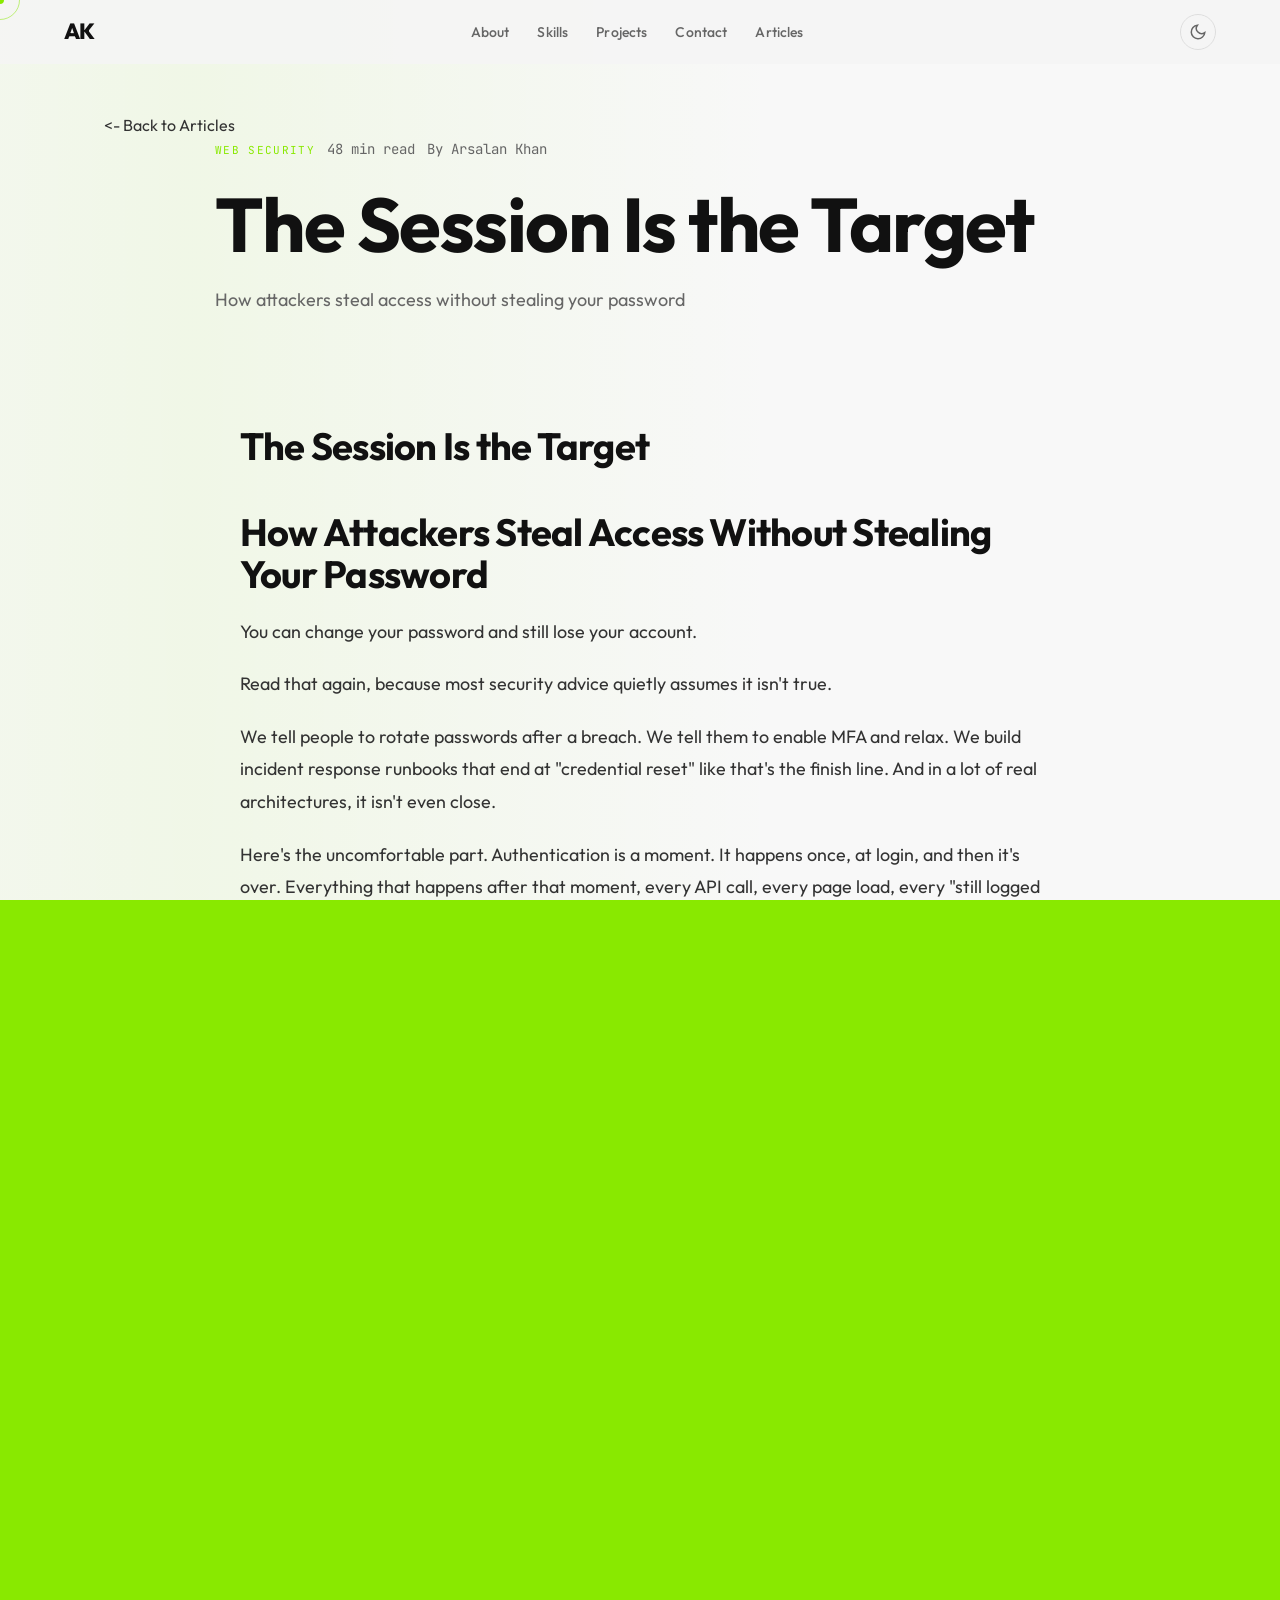
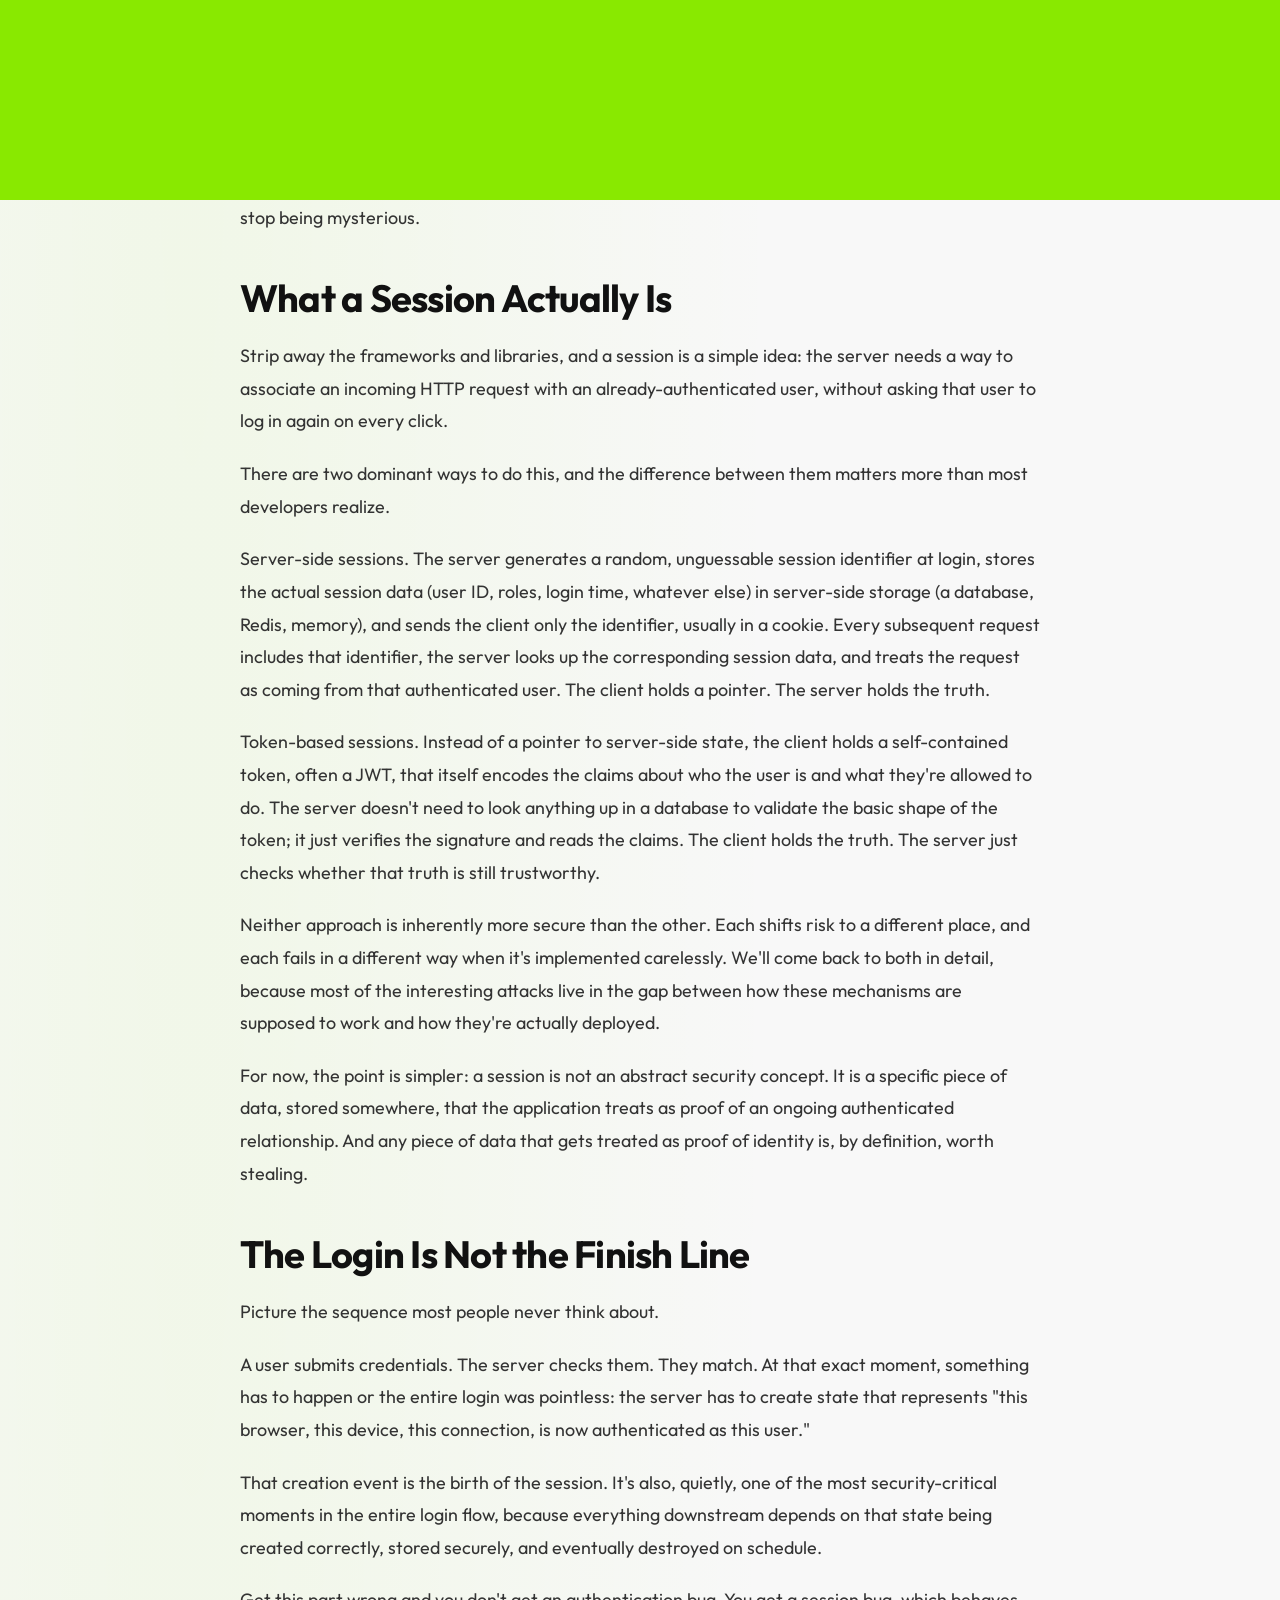
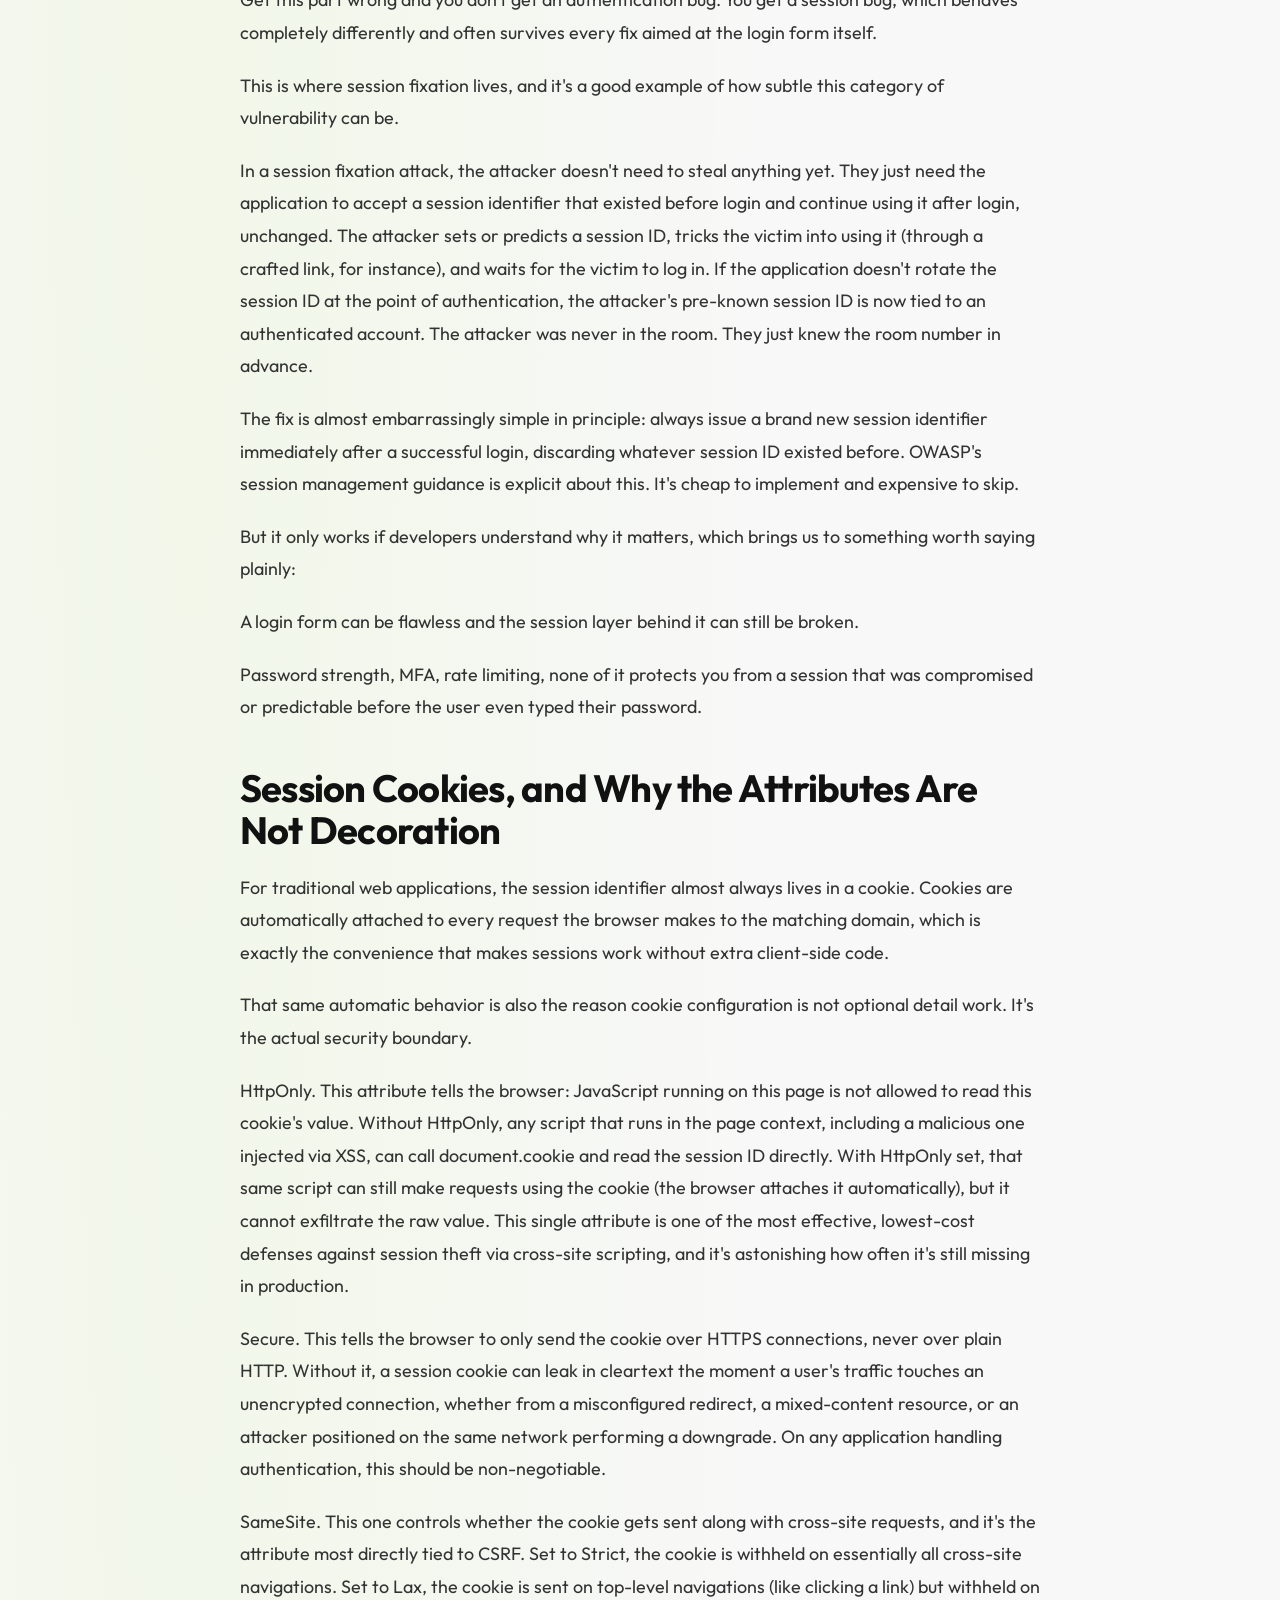
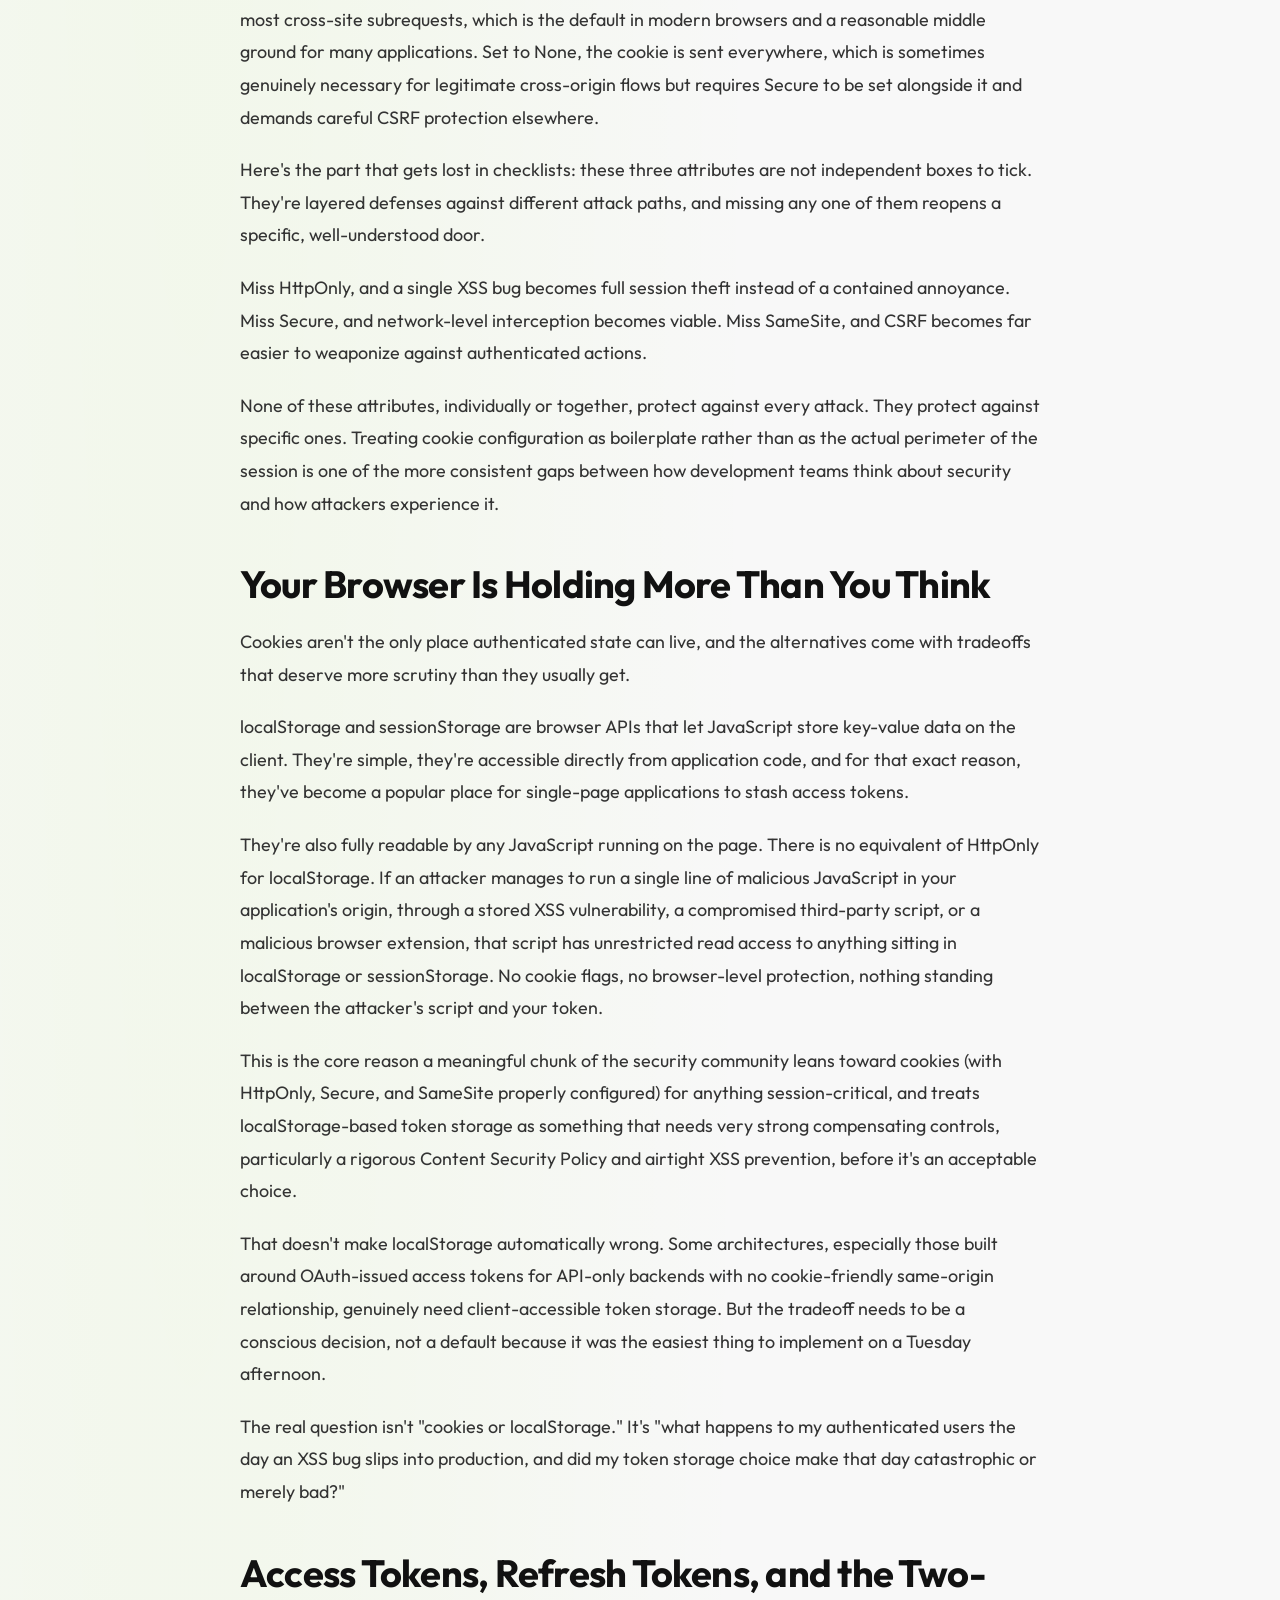
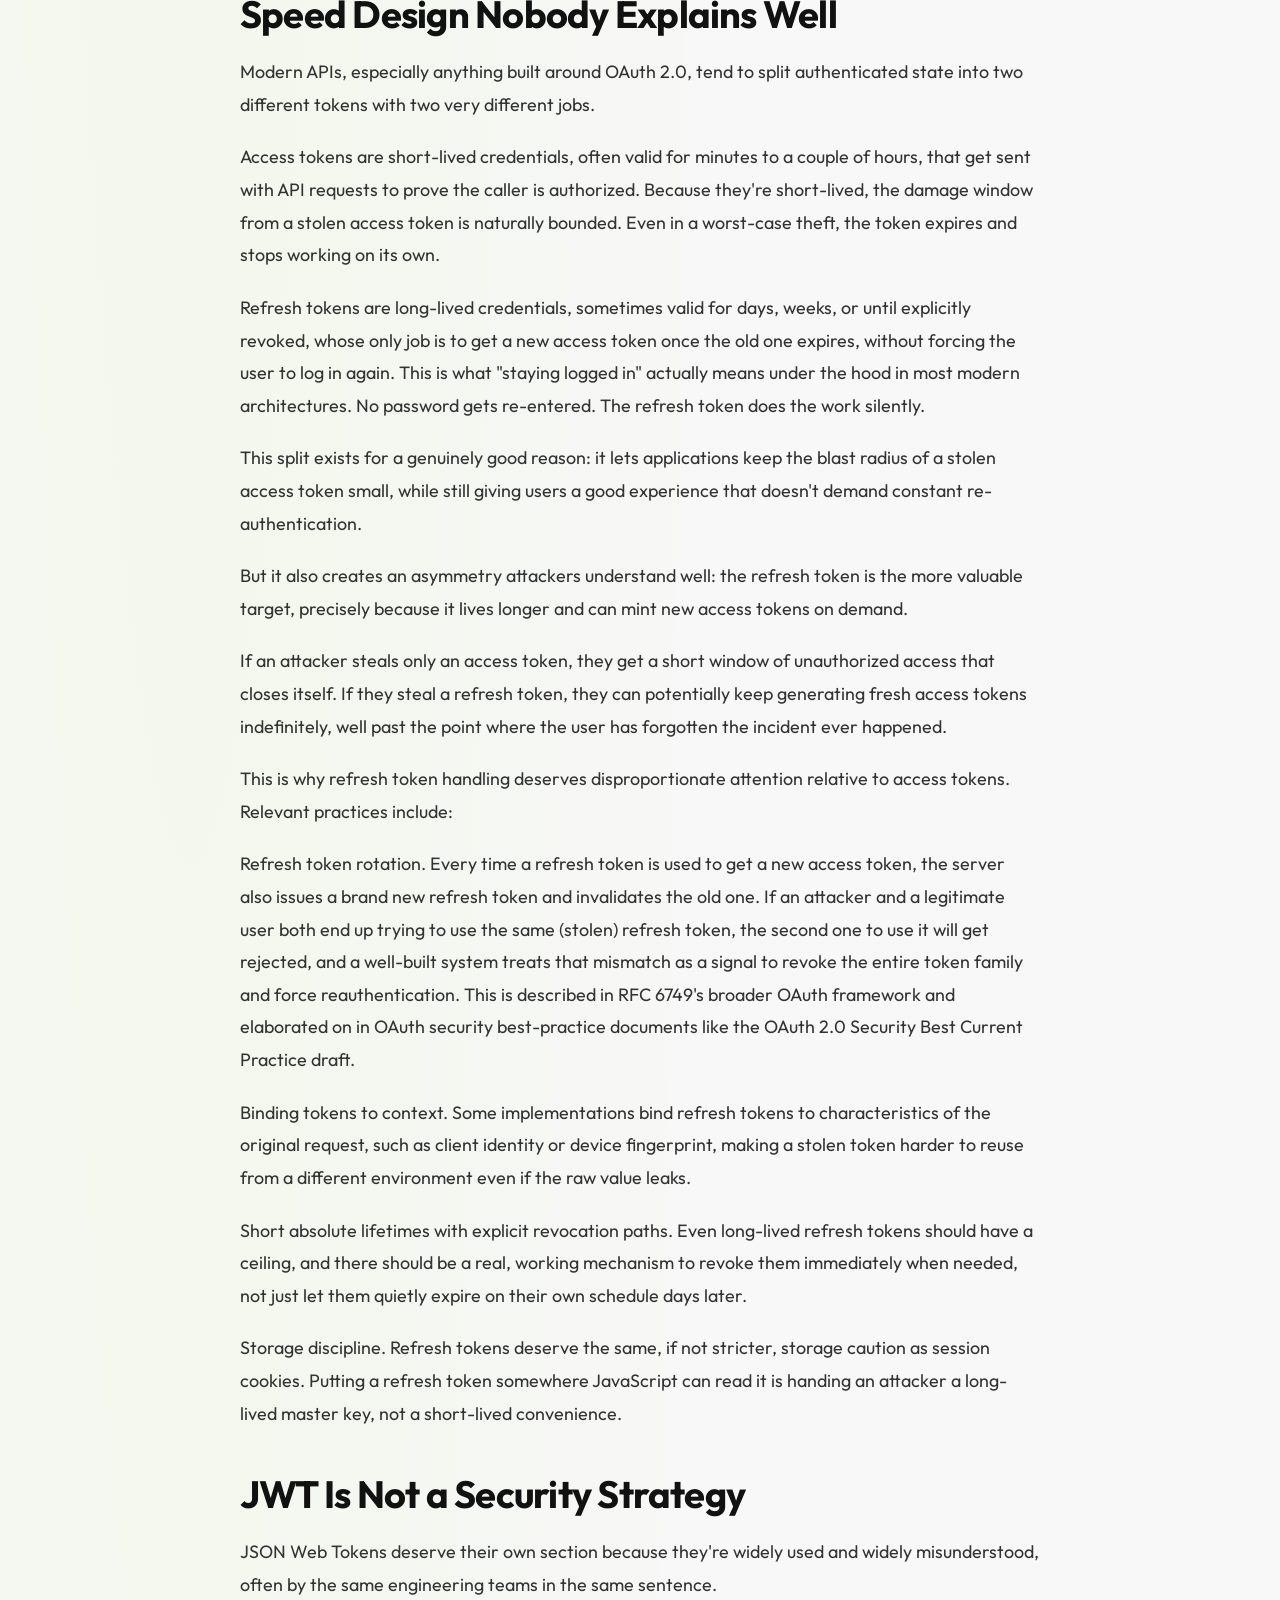
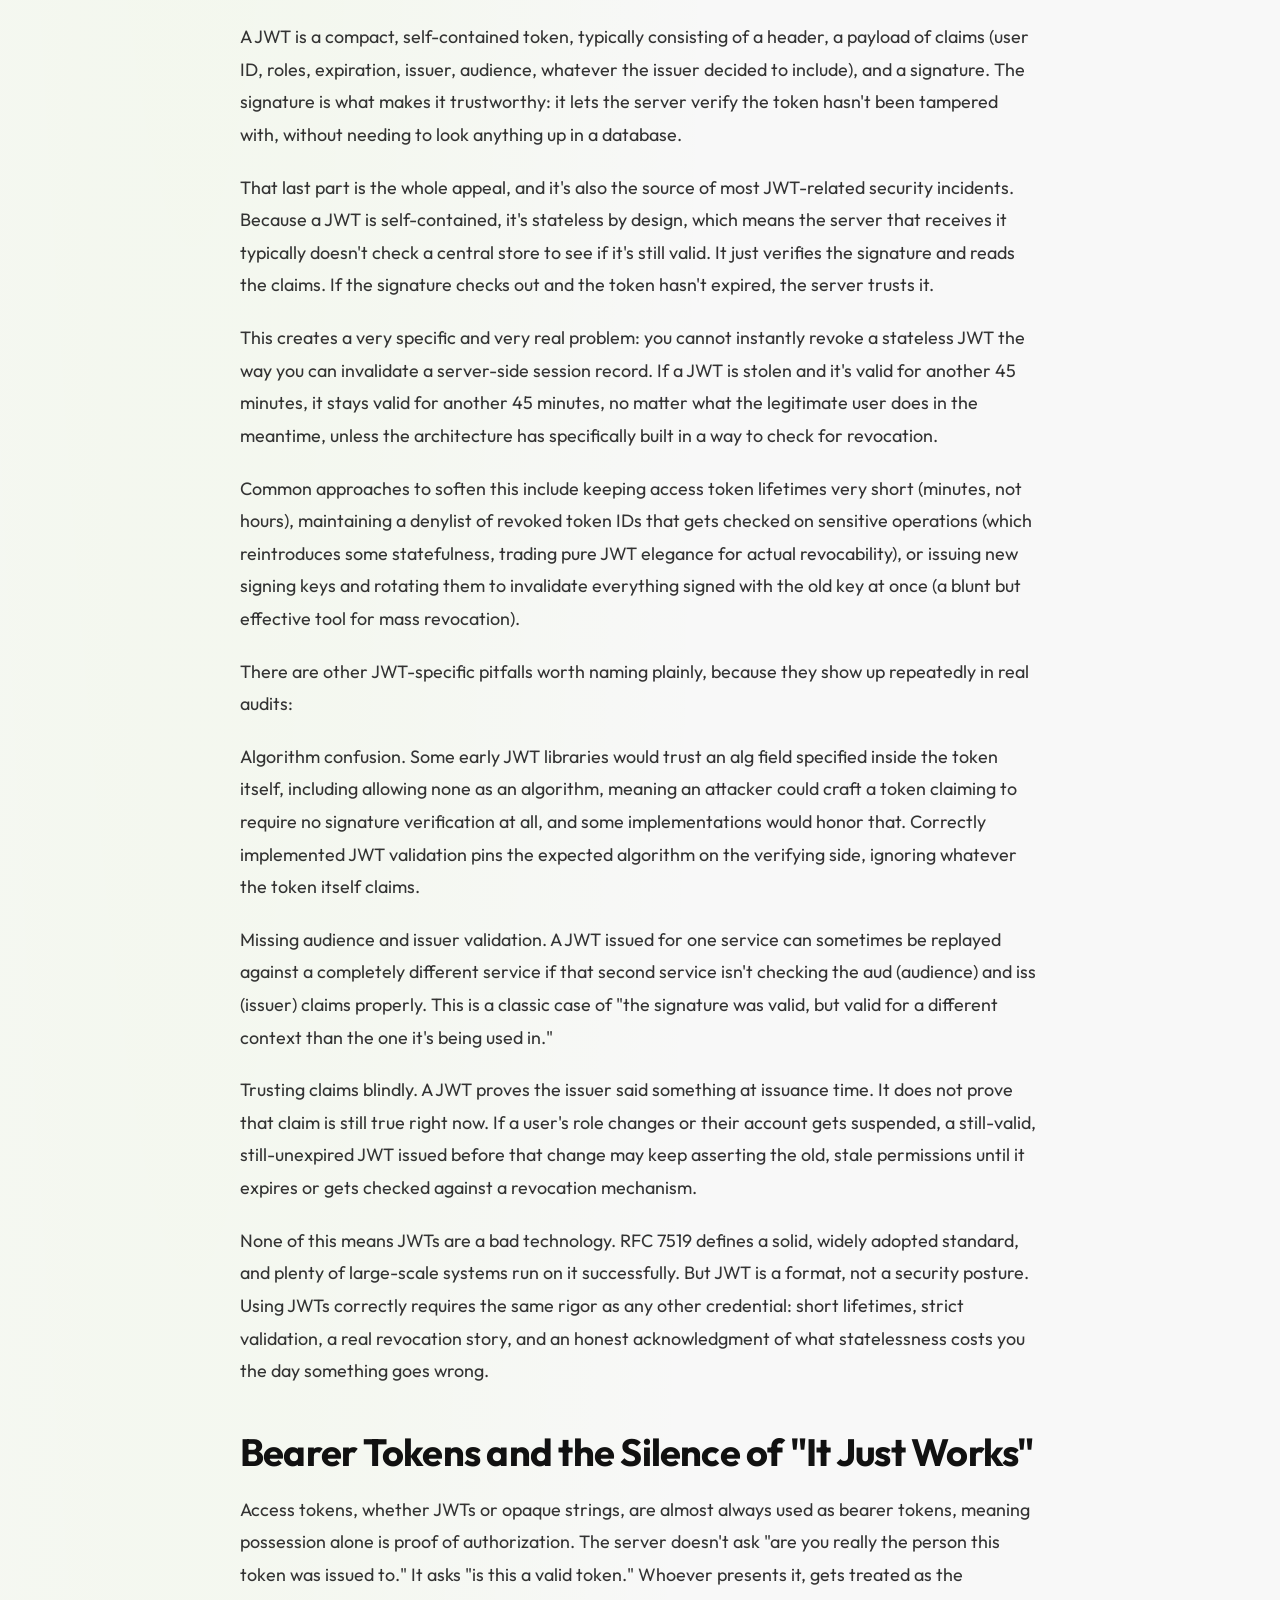
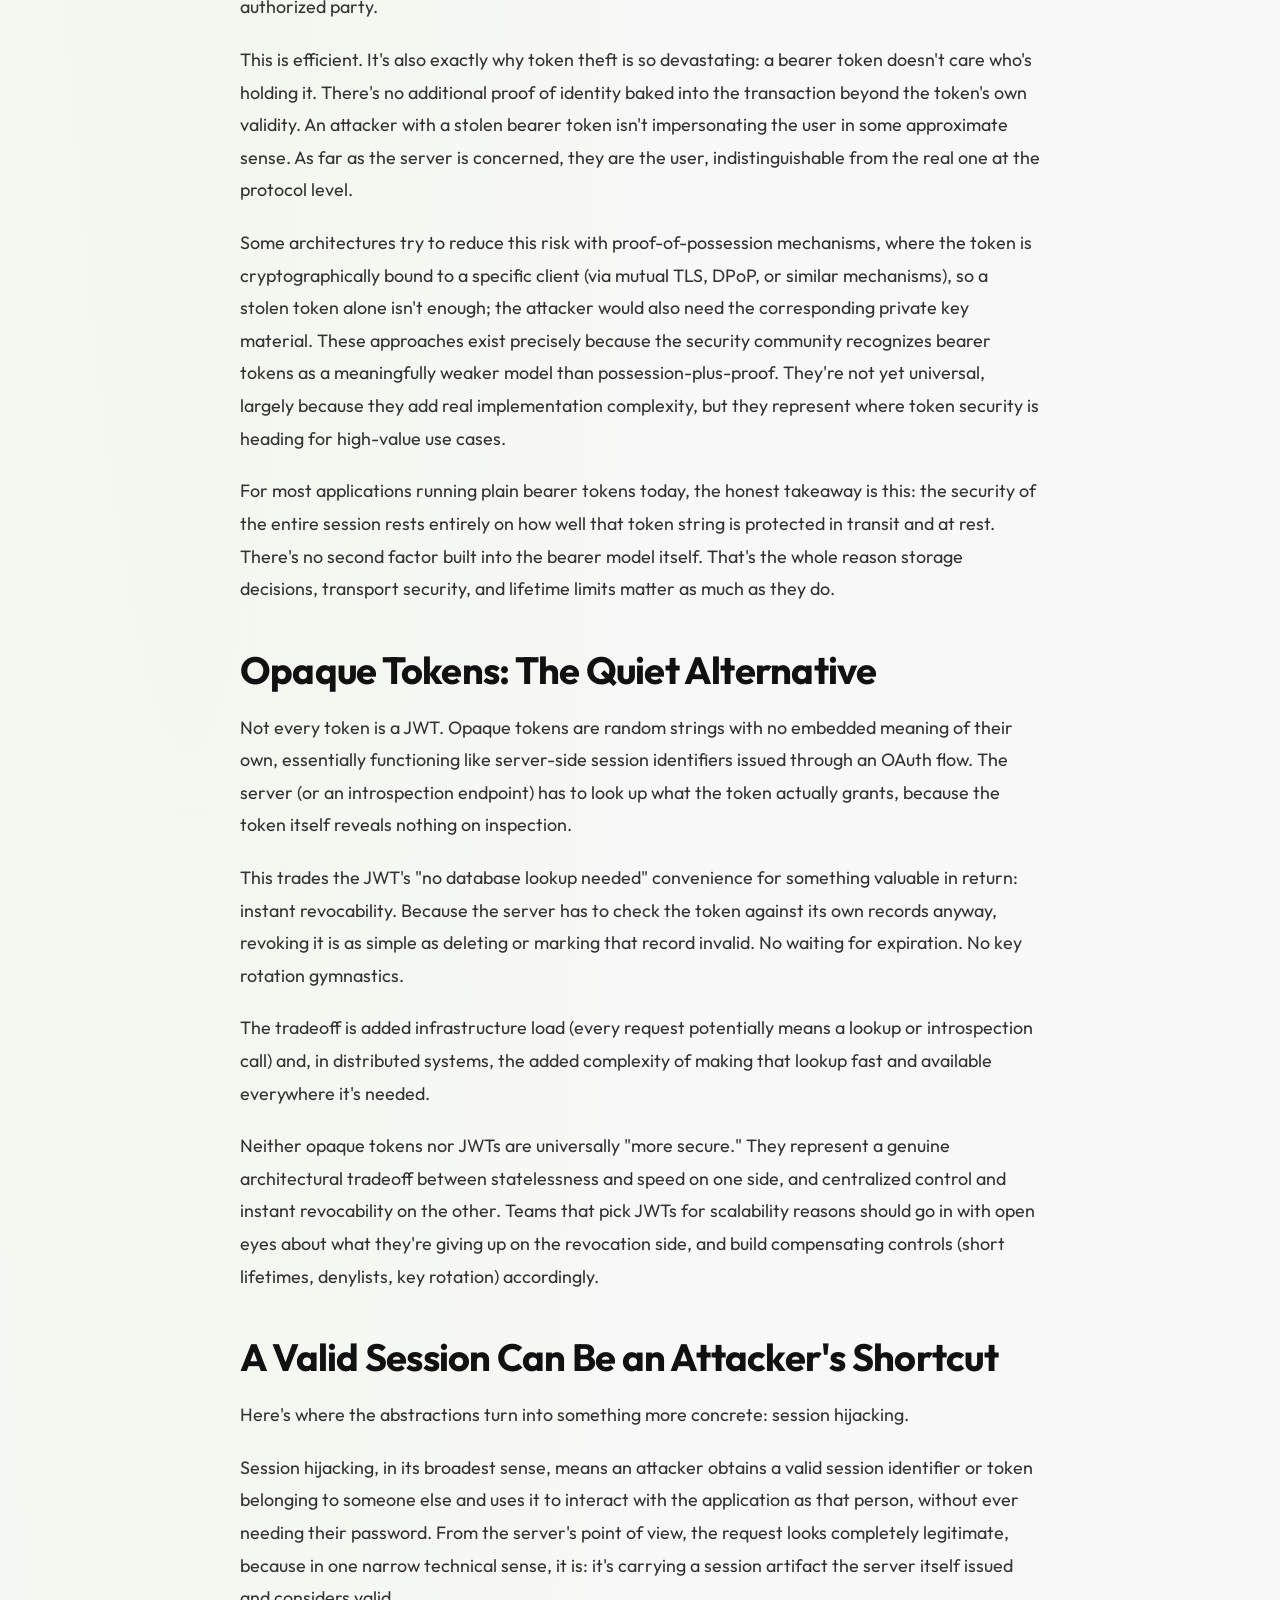
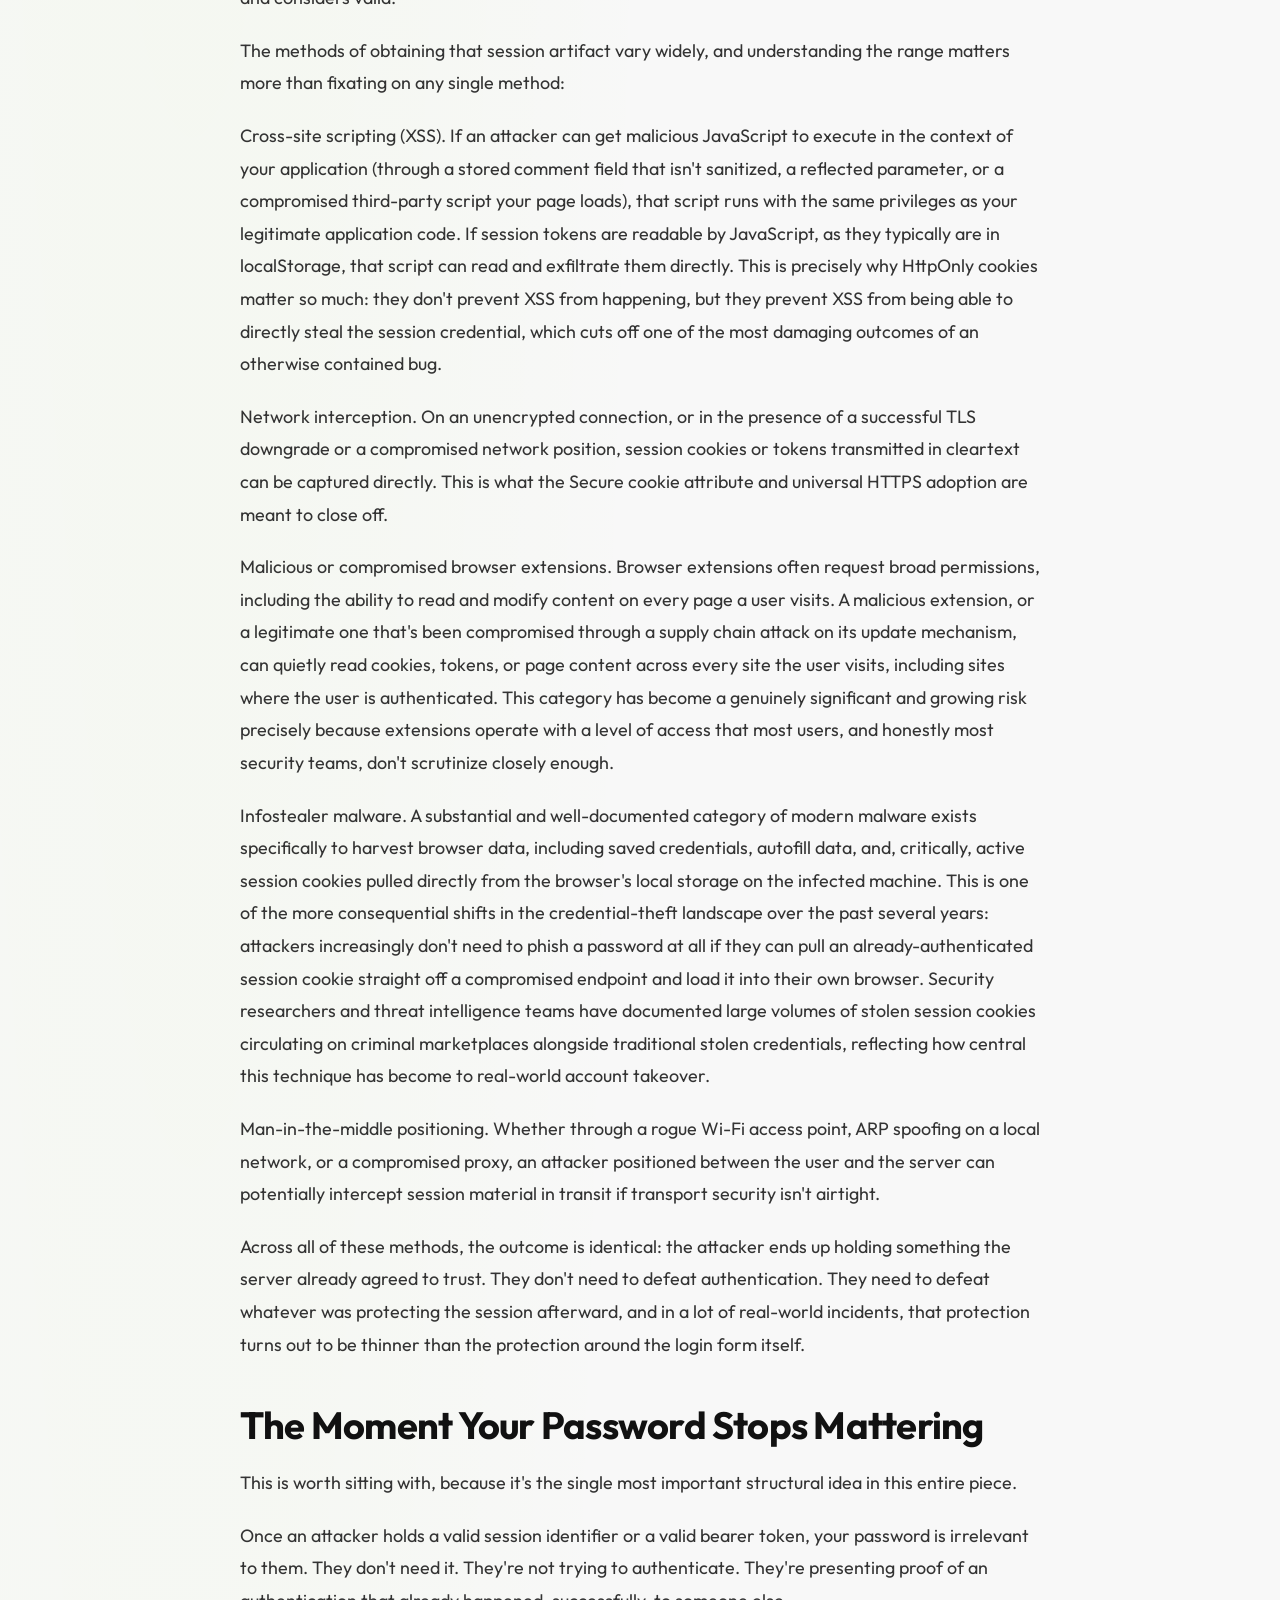
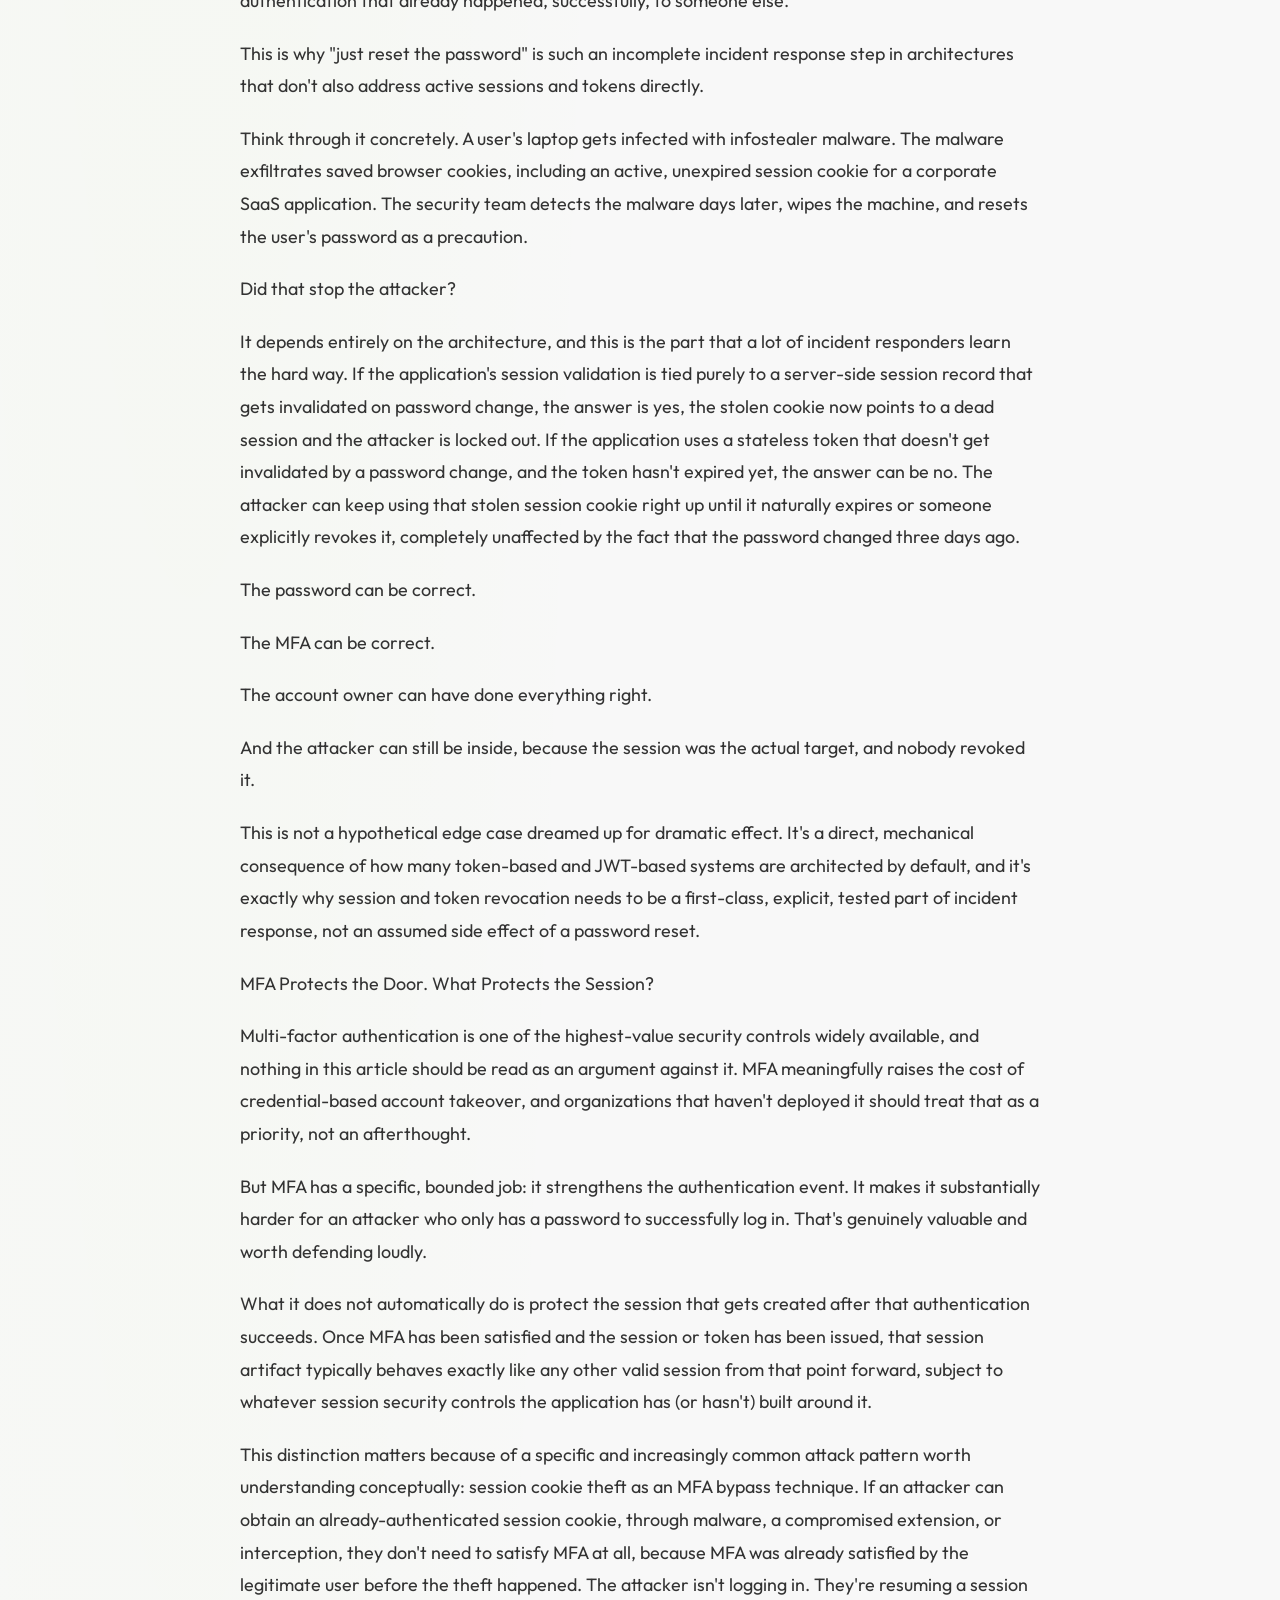
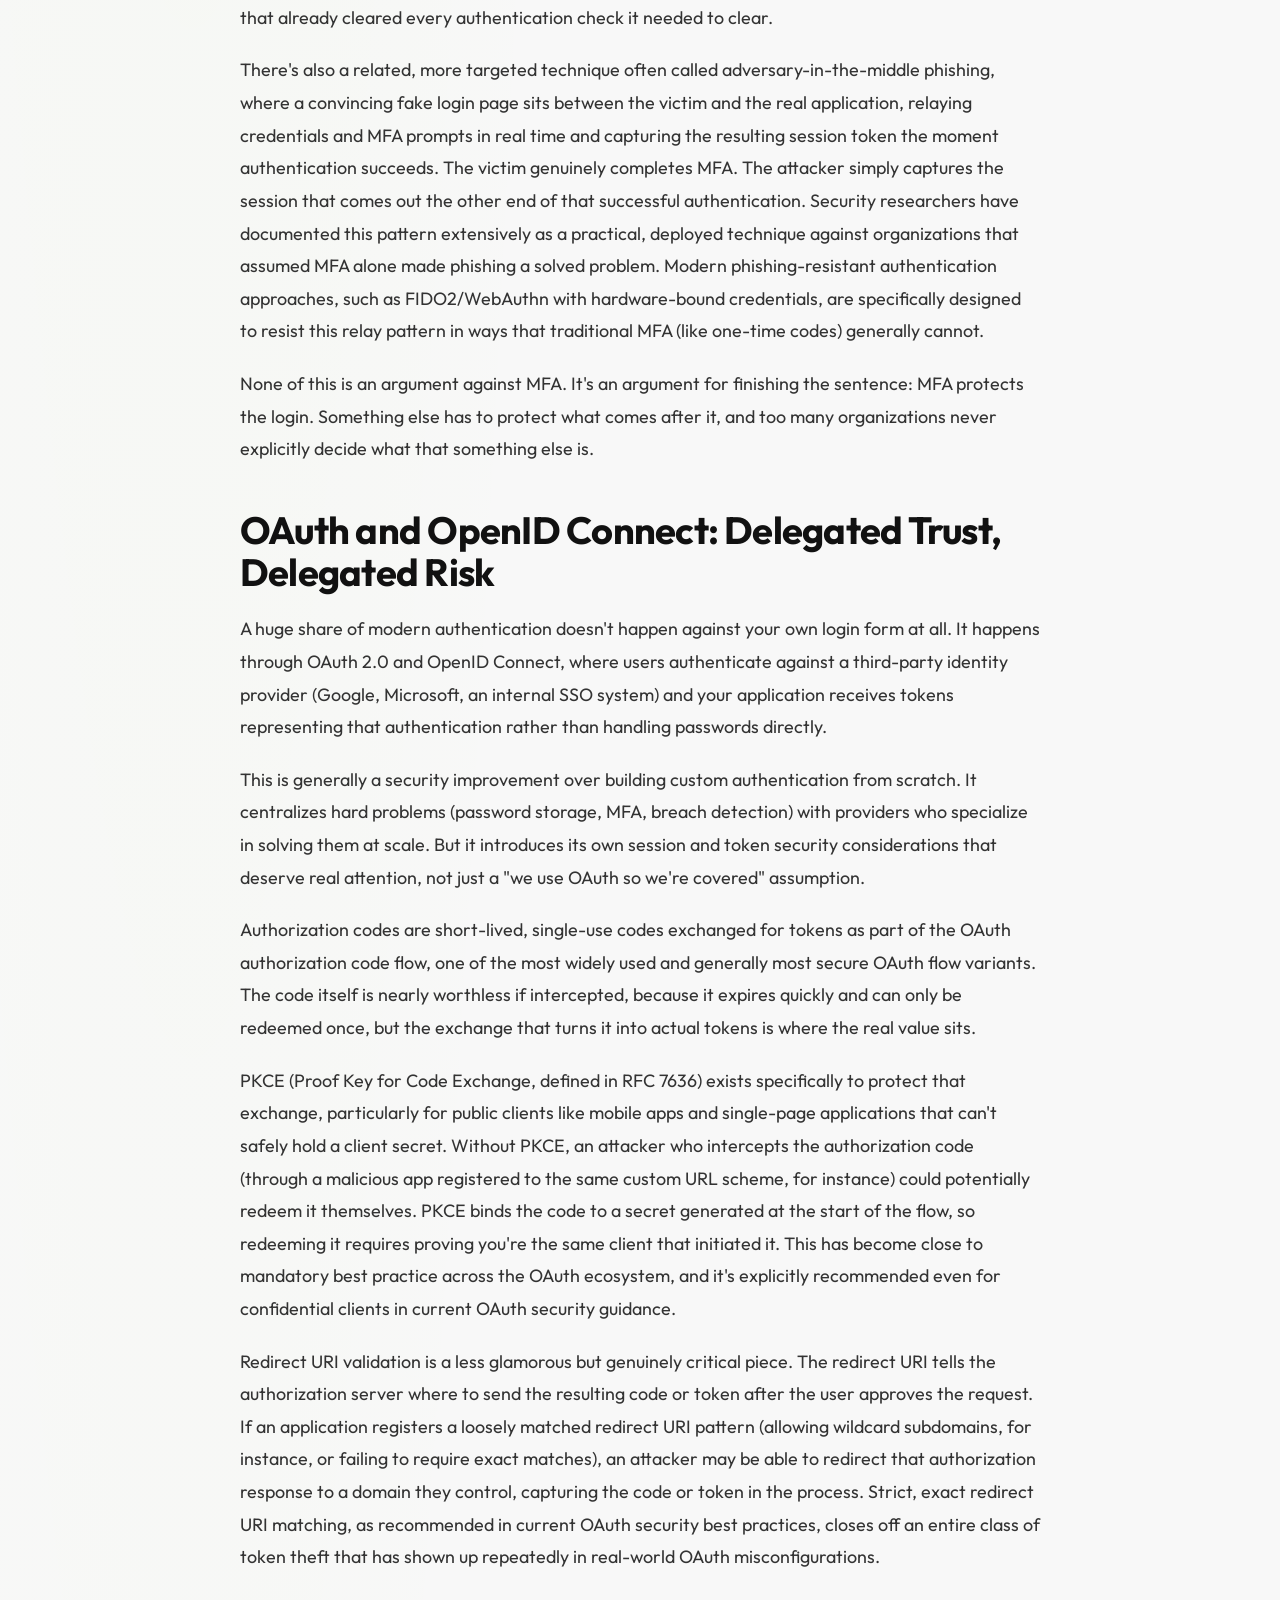
<file: articles/session-security.html>
﻿<!DOCTYPE html>
<html lang="en"><head><meta charset="UTF-8"><meta name="viewport" content="width=device-width, initial-scale=1.0">
<title>The Session Is the Target | Arsalan Khan</title><meta name="description" content="A practical examination of session theft, cookies, tokens, OAuth, revocation, detection, and incident response."><meta name="author" content="Arsalan Khan"><meta name="robots" content="index, follow"><link rel="canonical" href="https://arsalan-khan-dev.github.io/DevArsalanKhan/articles/session-security.html">
<meta property="og:title" content="The Session Is the Target | Arsalan Khan"><meta property="og:description" content="A practical examination of session theft, cookies, tokens, OAuth, revocation, detection, and incident response."><meta property="og:type" content="article"><meta property="og:url" content="https://arsalan-khan-dev.github.io/DevArsalanKhan/articles/session-security.html"><meta property="og:image" content="../public/og-image.jpg"><meta name="twitter:card" content="summary_large_image"><meta name="twitter:title" content="The Session Is the Target | Arsalan Khan"><meta name="twitter:description" content="A practical examination of session theft, cookies, tokens, OAuth, revocation, detection, and incident response."><meta name="twitter:image" content="../public/og-image.jpg"><meta name="theme-color" content="#111111"><meta name="color-scheme" content="dark light">
<link rel="preconnect" href="https://fonts.googleapis.com"><link rel="preconnect" href="https://fonts.gstatic.com" crossorigin><link href="https://fonts.googleapis.com/css2?family=Outfit:wght@100..900&family=JetBrains+Mono:wght@400;500;700&display=swap" rel="stylesheet"><link rel="stylesheet" href="../style.css"></head><body class="articles-page">
<header role="banner"><nav class="nav is-scrolled" role="navigation" aria-label="Main navigation"><a href="../index.html#hero" class="nav__logo">AK</a><ul class="nav__links" role="list"><li><a href="../index.html#about" class="nav__link">About</a></li><li><a href="../index.html#skills" class="nav__link">Skills</a></li><li><a href="../index.html#projects" class="nav__link">Projects</a></li><li><a href="../index.html#contact" class="nav__link">Contact</a></li><li><a href="../articles.html" class="nav__link is-active">Articles</a></li></ul><div class="nav__actions"><button class="nav__theme" id="themeToggle" aria-label="Toggle color theme"><span class="theme-icon--dark" aria-hidden="true">Sun</span><span class="theme-icon--light" aria-hidden="true">Moon</span></button></div></nav></header><main id="main-content" class="article-shell container"><a class="article-back" href="../articles.html">&lt;- Back to Articles</a><header class="article-header"><div class="article-header__meta"><span class="article-header__category">Web Security</span><span>48 min read</span><span>By Arsalan Khan</span></div><h1 class="article-header__title">The Session Is the Target</h1><p class="article-header__subtitle">How attackers steal access without stealing your password</p></header><article class="article-content"><h2>The Session Is the Target</h2>
<h2>How Attackers Steal Access Without Stealing Your Password</h2>
<p>You can change your password and still lose your account.</p>
<p>Read that again, because most security advice quietly assumes it isn&#39;t true.</p>
<p>We tell people to rotate passwords after a breach. We tell them to enable MFA and relax. We build incident response runbooks that end at &quot;credential reset&quot; like that&#39;s the finish line. And in a lot of real architectures, it isn&#39;t even close.</p>
<p>Here&#39;s the uncomfortable part. Authentication is a moment. It happens once, at login, and then it&#39;s over. Everything that happens after that moment, every API call, every page load, every &quot;still logged in&quot; check, is handled by something else entirely: the session.</p>
<p>The password gets you through the door. The session is what the building uses to keep recognizing you once you&#39;re inside. And attackers figured out a long time ago that the door is not always the easiest way in.</p>
<p>This article is about that second thing. The thing nobody puts on the login screen. The thing that quietly decides whether &quot;I already fixed it&quot; is actually true.</p>
<h2>Why the Login Screen Gets All the Attention</h2>
<p>Security teams spend enormous energy on the login moment. Password complexity rules. Rate limiting. CAPTCHA. MFA prompts. Breach-password blocklists. All of it aimed at one narrow question: is this really the right person typing right now?</p>
<p>That focus makes sense. Credential stuffing, phishing, and brute force are real, common, and well understood. OWASP&#39;s Top 10 and its Authentication Cheat Sheet both treat this as foundational, and for good reason.</p>
<p>But here&#39;s what that focus quietly ignores: authentication answers a question at a single point in time. It does not follow the user around. Something else has to do that job, because the web is stateless by design. HTTP doesn&#39;t remember you between requests unless something is built specifically to make it remember.</p>
<p>That something is the session.</p>
<p>Authentication proves who you are once. The session is what convinces the application to keep believing you, request after request, for as long as it&#39;s willing to.</p>
<p>Once you understand that distinction, a lot of &quot;how did they get in without the password&quot; incidents stop being mysterious.</p>
<h2>What a Session Actually Is</h2>
<p>Strip away the frameworks and libraries, and a session is a simple idea: the server needs a way to associate an incoming HTTP request with an already-authenticated user, without asking that user to log in again on every click.</p>
<p>There are two dominant ways to do this, and the difference between them matters more than most developers realize.</p>
<p>Server-side sessions. The server generates a random, unguessable session identifier at login, stores the actual session data (user ID, roles, login time, whatever else) in server-side storage (a database, Redis, memory), and sends the client only the identifier, usually in a cookie. Every subsequent request includes that identifier, the server looks up the corresponding session data, and treats the request as coming from that authenticated user. The client holds a pointer. The server holds the truth.</p>
<p>Token-based sessions. Instead of a pointer to server-side state, the client holds a self-contained token, often a JWT, that itself encodes the claims about who the user is and what they&#39;re allowed to do. The server doesn&#39;t need to look anything up in a database to validate the basic shape of the token; it just verifies the signature and reads the claims. The client holds the truth. The server just checks whether that truth is still trustworthy.</p>
<p>Neither approach is inherently more secure than the other. Each shifts risk to a different place, and each fails in a different way when it&#39;s implemented carelessly. We&#39;ll come back to both in detail, because most of the interesting attacks live in the gap between how these mechanisms are supposed to work and how they&#39;re actually deployed.</p>
<p>For now, the point is simpler: a session is not an abstract security concept. It is a specific piece of data, stored somewhere, that the application treats as proof of an ongoing authenticated relationship. And any piece of data that gets treated as proof of identity is, by definition, worth stealing.</p>
<h2>The Login Is Not the Finish Line</h2>
<p>Picture the sequence most people never think about.</p>
<p>A user submits credentials. The server checks them. They match. At that exact moment, something has to happen or the entire login was pointless: the server has to create state that represents &quot;this browser, this device, this connection, is now authenticated as this user.&quot;</p>
<p>That creation event is the birth of the session. It&#39;s also, quietly, one of the most security-critical moments in the entire login flow, because everything downstream depends on that state being created correctly, stored securely, and eventually destroyed on schedule.</p>
<p>Get this part wrong and you don&#39;t get an authentication bug. You get a session bug, which behaves completely differently and often survives every fix aimed at the login form itself.</p>
<p>This is where session fixation lives, and it&#39;s a good example of how subtle this category of vulnerability can be.</p>
<p>In a session fixation attack, the attacker doesn&#39;t need to steal anything yet. They just need the application to accept a session identifier that existed before login and continue using it after login, unchanged. The attacker sets or predicts a session ID, tricks the victim into using it (through a crafted link, for instance), and waits for the victim to log in. If the application doesn&#39;t rotate the session ID at the point of authentication, the attacker&#39;s pre-known session ID is now tied to an authenticated account. The attacker was never in the room. They just knew the room number in advance.</p>
<p>The fix is almost embarrassingly simple in principle: always issue a brand new session identifier immediately after a successful login, discarding whatever session ID existed before. OWASP&#39;s session management guidance is explicit about this. It&#39;s cheap to implement and expensive to skip.</p>
<p>But it only works if developers understand why it matters, which brings us to something worth saying plainly:</p>
<p>A login form can be flawless and the session layer behind it can still be broken.</p>
<p>Password strength, MFA, rate limiting, none of it protects you from a session that was compromised or predictable before the user even typed their password.</p>
<h2>Session Cookies, and Why the Attributes Are Not Decoration</h2>
<p>For traditional web applications, the session identifier almost always lives in a cookie. Cookies are automatically attached to every request the browser makes to the matching domain, which is exactly the convenience that makes sessions work without extra client-side code.</p>
<p>That same automatic behavior is also the reason cookie configuration is not optional detail work. It&#39;s the actual security boundary.</p>
<p>HttpOnly. This attribute tells the browser: JavaScript running on this page is not allowed to read this cookie&#39;s value. Without HttpOnly, any script that runs in the page context, including a malicious one injected via XSS, can call document.cookie and read the session ID directly. With HttpOnly set, that same script can still make requests using the cookie (the browser attaches it automatically), but it cannot exfiltrate the raw value. This single attribute is one of the most effective, lowest-cost defenses against session theft via cross-site scripting, and it&#39;s astonishing how often it&#39;s still missing in production.</p>
<p>Secure. This tells the browser to only send the cookie over HTTPS connections, never over plain HTTP. Without it, a session cookie can leak in cleartext the moment a user&#39;s traffic touches an unencrypted connection, whether from a misconfigured redirect, a mixed-content resource, or an attacker positioned on the same network performing a downgrade. On any application handling authentication, this should be non-negotiable.</p>
<p>SameSite. This one controls whether the cookie gets sent along with cross-site requests, and it&#39;s the attribute most directly tied to CSRF. Set to Strict, the cookie is withheld on essentially all cross-site navigations. Set to Lax, the cookie is sent on top-level navigations (like clicking a link) but withheld on most cross-site subrequests, which is the default in modern browsers and a reasonable middle ground for many applications. Set to None, the cookie is sent everywhere, which is sometimes genuinely necessary for legitimate cross-origin flows but requires Secure to be set alongside it and demands careful CSRF protection elsewhere.</p>
<p>Here&#39;s the part that gets lost in checklists: these three attributes are not independent boxes to tick. They&#39;re layered defenses against different attack paths, and missing any one of them reopens a specific, well-understood door.</p>
<p>Miss HttpOnly, and a single XSS bug becomes full session theft instead of a contained annoyance. Miss Secure, and network-level interception becomes viable. Miss SameSite, and CSRF becomes far easier to weaponize against authenticated actions.</p>
<p>None of these attributes, individually or together, protect against every attack. They protect against specific ones. Treating cookie configuration as boilerplate rather than as the actual perimeter of the session is one of the more consistent gaps between how development teams think about security and how attackers experience it.</p>
<h2>Your Browser Is Holding More Than You Think</h2>
<p>Cookies aren&#39;t the only place authenticated state can live, and the alternatives come with tradeoffs that deserve more scrutiny than they usually get.</p>
<p>localStorage and sessionStorage are browser APIs that let JavaScript store key-value data on the client. They&#39;re simple, they&#39;re accessible directly from application code, and for that exact reason, they&#39;ve become a popular place for single-page applications to stash access tokens.</p>
<p>They&#39;re also fully readable by any JavaScript running on the page. There is no equivalent of HttpOnly for localStorage. If an attacker manages to run a single line of malicious JavaScript in your application&#39;s origin, through a stored XSS vulnerability, a compromised third-party script, or a malicious browser extension, that script has unrestricted read access to anything sitting in localStorage or sessionStorage. No cookie flags, no browser-level protection, nothing standing between the attacker&#39;s script and your token.</p>
<p>This is the core reason a meaningful chunk of the security community leans toward cookies (with HttpOnly, Secure, and SameSite properly configured) for anything session-critical, and treats localStorage-based token storage as something that needs very strong compensating controls, particularly a rigorous Content Security Policy and airtight XSS prevention, before it&#39;s an acceptable choice.</p>
<p>That doesn&#39;t make localStorage automatically wrong. Some architectures, especially those built around OAuth-issued access tokens for API-only backends with no cookie-friendly same-origin relationship, genuinely need client-accessible token storage. But the tradeoff needs to be a conscious decision, not a default because it was the easiest thing to implement on a Tuesday afternoon.</p>
<p>The real question isn&#39;t &quot;cookies or localStorage.&quot; It&#39;s &quot;what happens to my authenticated users the day an XSS bug slips into production, and did my token storage choice make that day catastrophic or merely bad?&quot;</p>
<h2>Access Tokens, Refresh Tokens, and the Two-Speed Design Nobody Explains Well</h2>
<p>Modern APIs, especially anything built around OAuth 2.0, tend to split authenticated state into two different tokens with two very different jobs.</p>
<p>Access tokens are short-lived credentials, often valid for minutes to a couple of hours, that get sent with API requests to prove the caller is authorized. Because they&#39;re short-lived, the damage window from a stolen access token is naturally bounded. Even in a worst-case theft, the token expires and stops working on its own.</p>
<p>Refresh tokens are long-lived credentials, sometimes valid for days, weeks, or until explicitly revoked, whose only job is to get a new access token once the old one expires, without forcing the user to log in again. This is what &quot;staying logged in&quot; actually means under the hood in most modern architectures. No password gets re-entered. The refresh token does the work silently.</p>
<p>This split exists for a genuinely good reason: it lets applications keep the blast radius of a stolen access token small, while still giving users a good experience that doesn&#39;t demand constant re-authentication.</p>
<p>But it also creates an asymmetry attackers understand well: the refresh token is the more valuable target, precisely because it lives longer and can mint new access tokens on demand.</p>
<p>If an attacker steals only an access token, they get a short window of unauthorized access that closes itself. If they steal a refresh token, they can potentially keep generating fresh access tokens indefinitely, well past the point where the user has forgotten the incident ever happened.</p>
<p>This is why refresh token handling deserves disproportionate attention relative to access tokens. Relevant practices include:</p>
<p>Refresh token rotation. Every time a refresh token is used to get a new access token, the server also issues a brand new refresh token and invalidates the old one. If an attacker and a legitimate user both end up trying to use the same (stolen) refresh token, the second one to use it will get rejected, and a well-built system treats that mismatch as a signal to revoke the entire token family and force reauthentication. This is described in RFC 6749&#39;s broader OAuth framework and elaborated on in OAuth security best-practice documents like the OAuth 2.0 Security Best Current Practice draft.</p>
<p>Binding tokens to context. Some implementations bind refresh tokens to characteristics of the original request, such as client identity or device fingerprint, making a stolen token harder to reuse from a different environment even if the raw value leaks.</p>
<p>Short absolute lifetimes with explicit revocation paths. Even long-lived refresh tokens should have a ceiling, and there should be a real, working mechanism to revoke them immediately when needed, not just let them quietly expire on their own schedule days later.</p>
<p>Storage discipline. Refresh tokens deserve the same, if not stricter, storage caution as session cookies. Putting a refresh token somewhere JavaScript can read it is handing an attacker a long-lived master key, not a short-lived convenience.</p>
<h2>JWT Is Not a Security Strategy</h2>
<p>JSON Web Tokens deserve their own section because they&#39;re widely used and widely misunderstood, often by the same engineering teams in the same sentence.</p>
<p>A JWT is a compact, self-contained token, typically consisting of a header, a payload of claims (user ID, roles, expiration, issuer, audience, whatever the issuer decided to include), and a signature. The signature is what makes it trustworthy: it lets the server verify the token hasn&#39;t been tampered with, without needing to look anything up in a database.</p>
<p>That last part is the whole appeal, and it&#39;s also the source of most JWT-related security incidents. Because a JWT is self-contained, it&#39;s stateless by design, which means the server that receives it typically doesn&#39;t check a central store to see if it&#39;s still valid. It just verifies the signature and reads the claims. If the signature checks out and the token hasn&#39;t expired, the server trusts it.</p>
<p>This creates a very specific and very real problem: you cannot instantly revoke a stateless JWT the way you can invalidate a server-side session record. If a JWT is stolen and it&#39;s valid for another 45 minutes, it stays valid for another 45 minutes, no matter what the legitimate user does in the meantime, unless the architecture has specifically built in a way to check for revocation.</p>
<p>Common approaches to soften this include keeping access token lifetimes very short (minutes, not hours), maintaining a denylist of revoked token IDs that gets checked on sensitive operations (which reintroduces some statefulness, trading pure JWT elegance for actual revocability), or issuing new signing keys and rotating them to invalidate everything signed with the old key at once (a blunt but effective tool for mass revocation).</p>
<p>There are other JWT-specific pitfalls worth naming plainly, because they show up repeatedly in real audits:</p>
<p>Algorithm confusion. Some early JWT libraries would trust an alg field specified inside the token itself, including allowing none as an algorithm, meaning an attacker could craft a token claiming to require no signature verification at all, and some implementations would honor that. Correctly implemented JWT validation pins the expected algorithm on the verifying side, ignoring whatever the token itself claims.</p>
<p>Missing audience and issuer validation. A JWT issued for one service can sometimes be replayed against a completely different service if that second service isn&#39;t checking the aud (audience) and iss (issuer) claims properly. This is a classic case of &quot;the signature was valid, but valid for a different context than the one it&#39;s being used in.&quot;</p>
<p>Trusting claims blindly. A JWT proves the issuer said something at issuance time. It does not prove that claim is still true right now. If a user&#39;s role changes or their account gets suspended, a still-valid, still-unexpired JWT issued before that change may keep asserting the old, stale permissions until it expires or gets checked against a revocation mechanism.</p>
<p>None of this means JWTs are a bad technology. RFC 7519 defines a solid, widely adopted standard, and plenty of large-scale systems run on it successfully. But JWT is a format, not a security posture. Using JWTs correctly requires the same rigor as any other credential: short lifetimes, strict validation, a real revocation story, and an honest acknowledgment of what statelessness costs you the day something goes wrong.</p>
<h2>Bearer Tokens and the Silence of &quot;It Just Works&quot;</h2>
<p>Access tokens, whether JWTs or opaque strings, are almost always used as bearer tokens, meaning possession alone is proof of authorization. The server doesn&#39;t ask &quot;are you really the person this token was issued to.&quot; It asks &quot;is this a valid token.&quot; Whoever presents it, gets treated as the authorized party.</p>
<p>This is efficient. It&#39;s also exactly why token theft is so devastating: a bearer token doesn&#39;t care who&#39;s holding it. There&#39;s no additional proof of identity baked into the transaction beyond the token&#39;s own validity. An attacker with a stolen bearer token isn&#39;t impersonating the user in some approximate sense. As far as the server is concerned, they are the user, indistinguishable from the real one at the protocol level.</p>
<p>Some architectures try to reduce this risk with proof-of-possession mechanisms, where the token is cryptographically bound to a specific client (via mutual TLS, DPoP, or similar mechanisms), so a stolen token alone isn&#39;t enough; the attacker would also need the corresponding private key material. These approaches exist precisely because the security community recognizes bearer tokens as a meaningfully weaker model than possession-plus-proof. They&#39;re not yet universal, largely because they add real implementation complexity, but they represent where token security is heading for high-value use cases.</p>
<p>For most applications running plain bearer tokens today, the honest takeaway is this: the security of the entire session rests entirely on how well that token string is protected in transit and at rest. There&#39;s no second factor built into the bearer model itself. That&#39;s the whole reason storage decisions, transport security, and lifetime limits matter as much as they do.</p>
<h2>Opaque Tokens: The Quiet Alternative</h2>
<p>Not every token is a JWT. Opaque tokens are random strings with no embedded meaning of their own, essentially functioning like server-side session identifiers issued through an OAuth flow. The server (or an introspection endpoint) has to look up what the token actually grants, because the token itself reveals nothing on inspection.</p>
<p>This trades the JWT&#39;s &quot;no database lookup needed&quot; convenience for something valuable in return: instant revocability. Because the server has to check the token against its own records anyway, revoking it is as simple as deleting or marking that record invalid. No waiting for expiration. No key rotation gymnastics.</p>
<p>The tradeoff is added infrastructure load (every request potentially means a lookup or introspection call) and, in distributed systems, the added complexity of making that lookup fast and available everywhere it&#39;s needed.</p>
<p>Neither opaque tokens nor JWTs are universally &quot;more secure.&quot; They represent a genuine architectural tradeoff between statelessness and speed on one side, and centralized control and instant revocability on the other. Teams that pick JWTs for scalability reasons should go in with open eyes about what they&#39;re giving up on the revocation side, and build compensating controls (short lifetimes, denylists, key rotation) accordingly.</p>
<h2>A Valid Session Can Be an Attacker&#39;s Shortcut</h2>
<p>Here&#39;s where the abstractions turn into something more concrete: session hijacking.</p>
<p>Session hijacking, in its broadest sense, means an attacker obtains a valid session identifier or token belonging to someone else and uses it to interact with the application as that person, without ever needing their password. From the server&#39;s point of view, the request looks completely legitimate, because in one narrow technical sense, it is: it&#39;s carrying a session artifact the server itself issued and considers valid.</p>
<p>The methods of obtaining that session artifact vary widely, and understanding the range matters more than fixating on any single method:</p>
<p>Cross-site scripting (XSS). If an attacker can get malicious JavaScript to execute in the context of your application (through a stored comment field that isn&#39;t sanitized, a reflected parameter, or a compromised third-party script your page loads), that script runs with the same privileges as your legitimate application code. If session tokens are readable by JavaScript, as they typically are in localStorage, that script can read and exfiltrate them directly. This is precisely why HttpOnly cookies matter so much: they don&#39;t prevent XSS from happening, but they prevent XSS from being able to directly steal the session credential, which cuts off one of the most damaging outcomes of an otherwise contained bug.</p>
<p>Network interception. On an unencrypted connection, or in the presence of a successful TLS downgrade or a compromised network position, session cookies or tokens transmitted in cleartext can be captured directly. This is what the Secure cookie attribute and universal HTTPS adoption are meant to close off.</p>
<p>Malicious or compromised browser extensions. Browser extensions often request broad permissions, including the ability to read and modify content on every page a user visits. A malicious extension, or a legitimate one that&#39;s been compromised through a supply chain attack on its update mechanism, can quietly read cookies, tokens, or page content across every site the user visits, including sites where the user is authenticated. This category has become a genuinely significant and growing risk precisely because extensions operate with a level of access that most users, and honestly most security teams, don&#39;t scrutinize closely enough.</p>
<p>Infostealer malware. A substantial and well-documented category of modern malware exists specifically to harvest browser data, including saved credentials, autofill data, and, critically, active session cookies pulled directly from the browser&#39;s local storage on the infected machine. This is one of the more consequential shifts in the credential-theft landscape over the past several years: attackers increasingly don&#39;t need to phish a password at all if they can pull an already-authenticated session cookie straight off a compromised endpoint and load it into their own browser. Security researchers and threat intelligence teams have documented large volumes of stolen session cookies circulating on criminal marketplaces alongside traditional stolen credentials, reflecting how central this technique has become to real-world account takeover.</p>
<p>Man-in-the-middle positioning. Whether through a rogue Wi-Fi access point, ARP spoofing on a local network, or a compromised proxy, an attacker positioned between the user and the server can potentially intercept session material in transit if transport security isn&#39;t airtight.</p>
<p>Across all of these methods, the outcome is identical: the attacker ends up holding something the server already agreed to trust. They don&#39;t need to defeat authentication. They need to defeat whatever was protecting the session afterward, and in a lot of real-world incidents, that protection turns out to be thinner than the protection around the login form itself.</p>
<h2>The Moment Your Password Stops Mattering</h2>
<p>This is worth sitting with, because it&#39;s the single most important structural idea in this entire piece.</p>
<p>Once an attacker holds a valid session identifier or a valid bearer token, your password is irrelevant to them. They don&#39;t need it. They&#39;re not trying to authenticate. They&#39;re presenting proof of an authentication that already happened, successfully, to someone else.</p>
<p>This is why &quot;just reset the password&quot; is such an incomplete incident response step in architectures that don&#39;t also address active sessions and tokens directly.</p>
<p>Think through it concretely. A user&#39;s laptop gets infected with infostealer malware. The malware exfiltrates saved browser cookies, including an active, unexpired session cookie for a corporate SaaS application. The security team detects the malware days later, wipes the machine, and resets the user&#39;s password as a precaution.</p>
<p>Did that stop the attacker?</p>
<p>It depends entirely on the architecture, and this is the part that a lot of incident responders learn the hard way. If the application&#39;s session validation is tied purely to a server-side session record that gets invalidated on password change, the answer is yes, the stolen cookie now points to a dead session and the attacker is locked out. If the application uses a stateless token that doesn&#39;t get invalidated by a password change, and the token hasn&#39;t expired yet, the answer can be no. The attacker can keep using that stolen session cookie right up until it naturally expires or someone explicitly revokes it, completely unaffected by the fact that the password changed three days ago.</p>
<p>The password can be correct.</p>
<p>The MFA can be correct.</p>
<p>The account owner can have done everything right.</p>
<p>And the attacker can still be inside, because the session was the actual target, and nobody revoked it.</p>
<p>This is not a hypothetical edge case dreamed up for dramatic effect. It&#39;s a direct, mechanical consequence of how many token-based and JWT-based systems are architected by default, and it&#39;s exactly why session and token revocation needs to be a first-class, explicit, tested part of incident response, not an assumed side effect of a password reset.</p>
<p>MFA Protects the Door. What Protects the Session?</p>
<p>Multi-factor authentication is one of the highest-value security controls widely available, and nothing in this article should be read as an argument against it. MFA meaningfully raises the cost of credential-based account takeover, and organizations that haven&#39;t deployed it should treat that as a priority, not an afterthought.</p>
<p>But MFA has a specific, bounded job: it strengthens the authentication event. It makes it substantially harder for an attacker who only has a password to successfully log in. That&#39;s genuinely valuable and worth defending loudly.</p>
<p>What it does not automatically do is protect the session that gets created after that authentication succeeds. Once MFA has been satisfied and the session or token has been issued, that session artifact typically behaves exactly like any other valid session from that point forward, subject to whatever session security controls the application has (or hasn&#39;t) built around it.</p>
<p>This distinction matters because of a specific and increasingly common attack pattern worth understanding conceptually: session cookie theft as an MFA bypass technique. If an attacker can obtain an already-authenticated session cookie, through malware, a compromised extension, or interception, they don&#39;t need to satisfy MFA at all, because MFA was already satisfied by the legitimate user before the theft happened. The attacker isn&#39;t logging in. They&#39;re resuming a session that already cleared every authentication check it needed to clear.</p>
<p>There&#39;s also a related, more targeted technique often called adversary-in-the-middle phishing, where a convincing fake login page sits between the victim and the real application, relaying credentials and MFA prompts in real time and capturing the resulting session token the moment authentication succeeds. The victim genuinely completes MFA. The attacker simply captures the session that comes out the other end of that successful authentication. Security researchers have documented this pattern extensively as a practical, deployed technique against organizations that assumed MFA alone made phishing a solved problem. Modern phishing-resistant authentication approaches, such as FIDO2/WebAuthn with hardware-bound credentials, are specifically designed to resist this relay pattern in ways that traditional MFA (like one-time codes) generally cannot.</p>
<p>None of this is an argument against MFA. It&#39;s an argument for finishing the sentence: MFA protects the login. Something else has to protect what comes after it, and too many organizations never explicitly decide what that something else is.</p>
<h2>OAuth and OpenID Connect: Delegated Trust, Delegated Risk</h2>
<p>A huge share of modern authentication doesn&#39;t happen against your own login form at all. It happens through OAuth 2.0 and OpenID Connect, where users authenticate against a third-party identity provider (Google, Microsoft, an internal SSO system) and your application receives tokens representing that authentication rather than handling passwords directly.</p>
<p>This is generally a security improvement over building custom authentication from scratch. It centralizes hard problems (password storage, MFA, breach detection) with providers who specialize in solving them at scale. But it introduces its own session and token security considerations that deserve real attention, not just a &quot;we use OAuth so we&#39;re covered&quot; assumption.</p>
<p>Authorization codes are short-lived, single-use codes exchanged for tokens as part of the OAuth authorization code flow, one of the most widely used and generally most secure OAuth flow variants. The code itself is nearly worthless if intercepted, because it expires quickly and can only be redeemed once, but the exchange that turns it into actual tokens is where the real value sits.</p>
<p>PKCE (Proof Key for Code Exchange, defined in RFC 7636) exists specifically to protect that exchange, particularly for public clients like mobile apps and single-page applications that can&#39;t safely hold a client secret. Without PKCE, an attacker who intercepts the authorization code (through a malicious app registered to the same custom URL scheme, for instance) could potentially redeem it themselves. PKCE binds the code to a secret generated at the start of the flow, so redeeming it requires proving you&#39;re the same client that initiated it. This has become close to mandatory best practice across the OAuth ecosystem, and it&#39;s explicitly recommended even for confidential clients in current OAuth security guidance.</p>
<p>Redirect URI validation is a less glamorous but genuinely critical piece. The redirect URI tells the authorization server where to send the resulting code or token after the user approves the request. If an application registers a loosely matched redirect URI pattern (allowing wildcard subdomains, for instance, or failing to require exact matches), an attacker may be able to redirect that authorization response to a domain they control, capturing the code or token in the process. Strict, exact redirect URI matching, as recommended in current OAuth security best practices, closes off an entire class of token theft that has shown up repeatedly in real-world OAuth misconfigurations.</p>
<p>OpenID Connect layers identity on top of OAuth&#39;s authorization framework, adding the ID token, a JWT specifically meant to convey who the user is, as distinct from OAuth&#39;s access token, which conveys what the bearer is allowed to do. Conflating these two, using an ID token as if it were an access token or vice versa, is a genuine and recurring implementation mistake, because they&#39;re validated differently and intended for different audiences.</p>
<p>The broader point across all of OAuth and OIDC: delegating authentication to a trusted identity provider reduces some risks and relocates others. You&#39;re no longer responsible for password storage, but you remain fully responsible for how you handle the tokens that flow back to your application, how you validate redirect destinations, how you store the resulting session state, and how quickly you can revoke access if something goes wrong downstream. OAuth is not a security guarantee. It&#39;s a well-designed framework that still needs to be implemented carefully.</p>
<h2>Single Sign-On and the Blast Radius Problem</h2>
<p>Single Sign-On multiplies convenience and multiplies consequence in equal measure.</p>
<p>When one identity provider session grants access across dozens of connected applications, that central session becomes an extraordinarily high-value target. Compromise the SSO session, and depending on how tightly each downstream application trusts that central authentication, an attacker may gain a foothold across an entire ecosystem of tools rather than a single application.</p>
<p>This is precisely why identity providers invest heavily in their own session security: short-lived SSO sessions for sensitive operations, step-up authentication that demands reauthentication for high-risk actions even within an active SSO session, device trust signals, and continuous risk evaluation rather than a single point-in-time authentication check.</p>
<p>It&#39;s also why the concept of device trust has become more central to enterprise identity architecture. Rather than treating every valid session as equally trustworthy regardless of where it&#39;s coming from, modern identity platforms increasingly evaluate whether the requesting device is managed, compliant, and previously known, and can require additional verification or deny access outright when a session suddenly appears to be coming from an unrecognized or non-compliant device, even if the session token itself is technically valid.</p>
<p>None of this eliminates the underlying risk. It manages it, by adding continuous signals around the session rather than trusting it blindly for its entire lifetime just because it was valid at creation.</p>
<h2>Remember-Me Functionality and the Persistence Tradeoff</h2>
<p>&quot;Remember me&quot; checkboxes feel like a minor UX convenience, and from a design perspective they are. From a security architecture perspective, they represent a deliberate decision to extend session or token lifetime well beyond a typical browsing session, often into days or weeks, in exchange for reduced login friction.</p>
<p>That tradeoff is legitimate, but it needs to be made consciously, with appropriate compensating controls. A persistent session token that lives for thirty days on a shared or poorly secured device is a materially larger risk than a session that expires when the browser closes. Common mitigations include issuing a separate, distinct persistent token (rather than simply extending the regular session&#39;s lifetime), binding that persistent token to additional context like device fingerprint, and making the persistent token easy to see and revoke individually from an account&#39;s active sessions list, separate from ending the current session.</p>
<p>The underlying principle applies broadly: the longer a credential lives, the more valuable it becomes to steal, and the more deliberate the controls around it need to be. A &quot;remember me&quot; token that never gets revisited, monitored, or given a hard ceiling is effectively a long-lived bearer credential wearing a friendly UX label.</p>
<h2>CSRF: The Attack That Doesn&#39;t Need to Steal Anything</h2>
<p>Cross-Site Request Forgery deserves clear separation from session hijacking, because the two get conflated constantly and they work in fundamentally different ways.</p>
<p>Session hijacking requires the attacker to obtain the session credential itself. CSRF requires nothing of the sort. It exploits the fact that browsers automatically attach cookies to requests, including requests triggered by a malicious page the victim happens to have open in another tab.</p>
<p>Here&#39;s the mechanic: if a user is authenticated to your banking application in one tab, and in another tab they load a malicious page containing a hidden form that auto-submits a request to your banking application&#39;s &quot;transfer funds&quot; endpoint, the browser will happily attach the user&#39;s valid session cookie to that request, because as far as the browser is concerned, it&#39;s just a normal request to a site the user has a cookie for. The application, seeing a valid session cookie, may process the transfer, never realizing the request didn&#39;t actually originate from the user&#39;s own intentional action.</p>
<p>The attacker never touches the session. They just get the browser to use it on their behalf, without the user&#39;s knowledge or consent.</p>
<p>Defenses against CSRF include CSRF tokens (a unique, unpredictable value embedded in forms or headers that the server verifies matches what it issued, which a malicious cross-site page has no way of knowing), the SameSite cookie attribute discussed earlier (which prevents the cookie from being attached to many cross-site requests in the first place), and verifying request origin headers for state-changing operations. OWASP&#39;s CSRF prevention guidance treats these as complementary layers rather than any single silver bullet.</p>
<p>The reason CSRF belongs in a discussion about session security, even though it&#39;s technically a different attack category, is this: it&#39;s a vivid reminder that a valid, correctly protected session cookie can still be weaponized against its own owner if the application doesn&#39;t separately verify that requests are intentional. Session security isn&#39;t just about keeping the token secret. It&#39;s about making sure a valid token can&#39;t be silently borrowed by a page the user never meant to trust.</p>
<h2>Where This Plays Out Differently: SPAs, Mobile, and Microservices</h2>
<p>Session security isn&#39;t one problem with one solution. The right architecture depends heavily on where the application lives.</p>
<p>Single-page applications typically talk to a backend API rather than receiving server-rendered pages, which pushes many teams toward token-based authentication (often OAuth-issued access and refresh tokens) rather than traditional server-side sessions. This is where the cookie-versus-localStorage tradeoff discussed earlier becomes most consequential, and it&#39;s worth restating plainly: storing tokens somewhere JavaScript can read them means any successful XSS in that SPA is a session compromise, full stop. Some architectures solve this with a hybrid approach: an HttpOnly, SameSite cookie holds a session identifier or refresh token that the SPA&#39;s own JavaScript never touches directly, while a short-lived access token is used for actual API calls and kept in memory (not persisted storage) to reduce its exposure window.</p>
<p>Mobile applications have different constraints and different strengths. There&#39;s no shared browser context the way there is on the web, which removes some attack surface (no XSS in the traditional sense, no browser extensions reading your app&#39;s storage), but introduces others. Tokens stored on-device need to live in platform-provided secure storage (Keychain on iOS, Keystore on Android), not in plain files or unencrypted shared preferences, which has been a recurring finding in mobile application security assessments. Deep links and custom URL schemes used in OAuth redirect flows have historically been a soft spot, which is a major reason PKCE became close to mandatory for mobile OAuth implementations specifically. Refresh tokens on mobile also tend to live far longer in practice, because reauthenticating a user every time they reopen an app is a poor experience, which raises the stakes on secure storage and revocation even further.</p>
<p>Microservices architectures introduce a different challenge entirely: identity propagation. A user authenticates once at the edge, but that authenticated identity needs to travel across potentially dozens of internal services to fulfill a single request. This usually means internal service-to-service calls carry some form of token (often a JWT, precisely because its self-contained nature avoids forcing every internal service to call back to a central session store on every hop). But this convenience reintroduces the JWT revocation problem at internal scale: if a downstream service has already received and is processing a token derived from a session that just got revoked at the edge, does that internal call still succeed? Answering that consistently requires deliberate design, whether through very short internal token lifetimes, a shared revocation check across services, or an event-driven approach where revocation gets actively broadcast to services rather than passively discovered.</p>
<p>API authentication deserves its own explicit mention, separate from the browser-based flows discussed throughout most of this piece. APIs consumed by other services, rather than by a browser, typically rely on bearer tokens (API keys, OAuth client credentials, or JWTs) with no cookie mechanism involved at all. This removes CSRF from the picture almost entirely (there&#39;s no browser automatically attaching credentials), but it puts the entire weight of security on the token itself: how it&#39;s generated, how it&#39;s stored by the consuming service, how it&#39;s transmitted, and how quickly it can be rotated or revoked if that consuming service is compromised.</p>
<p>Across every one of these architectures, the underlying question doesn&#39;t change: what is the thing standing in for the user&#39;s identity on this request, where does it live, how long does it live, and what happens the moment it needs to stop being trusted.</p>
<h2>Detection: The Hardest Part Is Knowing the Session Has Been Stolen</h2>
<p>Everything discussed so far has been about mechanisms and prevention. None of it matters much without the ability to notice when prevention has failed.</p>
<p>This is genuinely one of the harder problems in this entire space, because a stolen session, by definition, produces requests that look technically valid. There&#39;s no failed login to alert on. There&#39;s no wrong password attempt in the logs. There&#39;s just an authenticated user doing things, except it isn&#39;t actually them.</p>
<h2>Detection has to rely on behavioral and contextual signals rather than binary validity checks:</h2>
<p>Geographic and network anomalies. A session that was created from one country and is now making requests from a wildly different one within an implausible timeframe is a strong, well-established signal, though it needs to be tuned carefully to avoid drowning in false positives from legitimate VPN use or mobile networks that shift IP ranges.</p>
<p>Device and client fingerprint mismatches. If a session was established from a specific browser and device profile, and subsequent requests suddenly present a materially different fingerprint, that&#39;s worth flagging, particularly if it coincides with other risk signals.</p>
<p>Concurrent session anomalies. Multiple active sessions for the same account from geographically implausible locations simultaneously is a classic, useful heuristic, though it needs to account for legitimate multi-device usage.</p>
<p>Behavioral deviation. A session suddenly performing actions wildly outside the account&#39;s normal pattern, bulk data exports, permission changes, unusual access to sensitive records, deserves scrutiny regardless of whether the session credential itself looks valid.</p>
<p>Refresh token reuse detection, mentioned earlier, is one of the more elegant built-in detection mechanisms available specifically in OAuth architectures using rotation: if a refresh token that&#39;s already been exchanged for a new one gets presented again, that&#39;s not ambiguous. It&#39;s a strong signal that a token was duplicated somewhere, whether through interception, a compromised device, or a genuine bug, and it should trigger revocation of the entire token family, not just a quiet rejection of that single request.</p>
<p>The organizations that handle this well tend to treat session and token activity as a first-class category of security logging, not an afterthought bolted onto general application logs. That means logging session creation, session and token refresh events, explicit logout events, and, critically, enough contextual metadata (IP, user agent, device signals) at each of those points to actually support anomaly detection later, rather than discovering after an incident that the necessary data was never captured.</p>
<h2>Incident Response That Actually Accounts for Sessions</h2>
<p>Return to the scenario from earlier: an infostealer infection, a stolen session cookie, and a password reset that may or may not have done anything meaningful.</p>
<p>A session-aware incident response process needs to go further than credential reset as the default and only step. A more complete response typically includes:</p>
<p>Immediate, explicit session and token revocation, not reliant on password change as a side effect. This means the application actually needs a mechanism to invalidate active sessions and outstanding refresh tokens on demand, independent of whether the password changes at all. If that mechanism doesn&#39;t exist, building it belongs on the roadmap well before an incident forces the question.</p>
<p>Full session enumeration for the affected account. Before revoking, understanding what&#39;s actually active (how many sessions, from where, since when) provides crucial context for scoping the incident and understanding what an attacker may have already accessed during the window they held a valid session.</p>
<p>Revoking refresh tokens specifically, not just access tokens, given their outsized ability to regenerate access indefinitely. An incident response that kills the current access token but leaves the refresh token untouched has fixed almost nothing.</p>
<p>Forcing reauthentication across all connected surfaces, including any SSO-connected downstream applications, rather than assuming the primary application&#39;s session revocation automatically propagates everywhere trust extends.</p>
<p>Reviewing what the session was used for during the compromise window. A stolen session isn&#39;t just a risk of future access; it&#39;s evidence of a window where an attacker may have already taken action, viewed data, or made changes. Treating the incident as &quot;closed&quot; the moment the session is killed, without reviewing what happened while it was active, leaves real gaps.</p>
<p>Distinguishing device compromise from credential compromise in the response itself. If the underlying cause was malware on the endpoint, revoking the session addresses the symptom, not the source. The device needs remediation independent of, and probably before, restoring account access on it.</p>
<p>This is where the earlier distinction between password compromise, credential compromise, authentication compromise, session compromise, and token compromise stops being academic vocabulary and becomes operationally necessary. Each of these requires a different response, and conflating them means responding to the wrong problem. A password compromise response (reset the password) does very little against a pure session compromise. A session compromise response (revoke active sessions and tokens) does very little against ongoing credential compromise if the attacker still has the working password and can simply log in again. A mature incident response process asks, explicitly, which of these actually happened, because &quot;we changed the password&quot; is often the easiest step to take and the least sufficient one on its own.</p>
<h2>What a Practical Defensive Architecture Actually Looks Like</h2>
<p>Pulling this together into something closer to an architecture checklist, rather than a scattered list of best practices, tends to be more useful than treating each control as independent.</p>
<h2>At the session and cookie layer:</h2>
<p>Use HttpOnly, Secure, and an appropriately strict SameSite value on every session cookie, without exception, for anything authenticated.</p>
<p>Generate session identifiers using a cryptographically secure random source with sufficient entropy, never anything predictable or sequential.</p>
<p>Rotate the session identifier on every privilege change, not just at login: after password change, after MFA enrollment, after any elevation of access.</p>
<p>Set reasonable, enforced session expiration, both idle timeout and absolute maximum lifetime, rather than sessions that persist indefinitely by default.</p>
<p>Build a real, tested mechanism to enumerate and revoke active sessions on demand, exposed both to end users (a &quot;log out of all devices&quot; option is not a luxury feature, it&#39;s a control) and to your security team for incident response.</p>
<h2>At the token layer:</h2>
<p>Keep access token lifetimes short, measured in minutes where practical, to bound the damage window of any single stolen token.</p>
<p>Implement refresh token rotation with reuse detection, treating any reuse of an already-exchanged refresh token as a compromise signal that triggers full family revocation.</p>
<p>Validate JWTs rigorously: pin the expected algorithm rather than trusting the token&#39;s own claim about it, and explicitly check audience and issuer claims rather than assuming signature validity is sufficient on its own.</p>
<p>Build a genuine revocation path for stateless tokens, whether through short lifetimes, a denylist checked on sensitive operations, or key rotation, rather than assuming statelessness means revocation isn&#39;t your problem.</p>
<h2>At the OAuth and identity layer:</h2>
<p>Use PKCE on every authorization code flow, including confidential clients, following current OAuth security best-practice guidance rather than only the older minimum requirements.</p>
<p>Enforce exact redirect URI matching, with no wildcard patterns that could be hijacked to a domain the attacker controls.</p>
<p>Validate ID tokens and access tokens according to their distinct purposes, rather than treating OIDC identity tokens interchangeably with OAuth access tokens.</p>
<h2>At the application layer:</h2>
<p>Treat XSS prevention as session security work, not a separate category, because a successful XSS attack against an application with poor token storage practices is functionally a full session compromise. Content Security Policy, rigorous output encoding, and modern framework defaults that auto-escape by default all reduce this risk meaningfully.</p>
<p>Implement CSRF protection appropriate to your cookie configuration, understanding that SameSite alone, while valuable, is not always sufficient as a sole defense depending on your specific flow requirements.</p>
<p>Require reauthentication or step-up verification for genuinely sensitive actions (changing account recovery email, adding a new payment method, exporting bulk data), even within an already-authenticated session, rather than treating every action within a valid session as equally low-risk.</p>
<h2>At the monitoring and response layer:</h2>
<p>Log session and token lifecycle events with enough context to support anomaly detection after the fact, not just enough to debug functional bugs.</p>
<p>Build alerting around the behavioral signals discussed earlier: geographic implausibility, device fingerprint mismatch, concurrent session anomalies, and refresh token reuse.</p>
<p>Write and actually rehearse an incident response process that treats session and token revocation as a distinct, mandatory step, separate from and in addition to password reset.</p>
<p>None of these controls is exotic. Nearly all of them are documented in OWASP&#39;s ASVS, the OWASP Session Management Cheat Sheet, and current OAuth security best-practice guidance. The gap between &quot;known best practice&quot; and &quot;actually implemented&quot; is where most real-world session compromises live, not in some cutting-edge attack technique nobody saw coming.</p>
<h2>The Session Nobody Is Watching</h2>
<p>There&#39;s a quieter theme underneath everything in this piece, and it&#39;s worth naming directly.</p>
<p>Security teams tend to instrument the login event heavily and instrument what happens afterward much more thinly. Failed login attempts get alerts. Password reset requests get alerts. But the session that gets created after a successful login often just... exists, quietly, doing its job, unmonitored, until either it expires naturally or something goes visibly wrong downstream.</p>
<p>That gap is exactly where session-based attacks thrive, because they&#39;re specifically attacks that don&#39;t produce the signals teams are already watching for. There&#39;s no failed authentication. There&#39;s no obviously wrong credential. There&#39;s just a valid session, doing valid-looking things, except the hands operating it don&#39;t belong to who everyone assumes they do.</p>
<p>Closing that gap isn&#39;t primarily a technology problem. It&#39;s a visibility and ownership problem. Someone on the team needs to be explicitly responsible for the answer to &quot;if a session got stolen right now, how would we know, and how fast could we kill it.&quot; If that answer doesn&#39;t currently exist, that&#39;s the actual finding here, more than any individual missing cookie attribute.</p>
<h2>Changing the Password Does Not Tell the Whole Story</h2>
<p>Let&#39;s bring the distinctions from earlier fully into focus, because they deserve to be stated as clearly as possible.</p>
<p>Password compromise means an attacker has obtained the password itself, through phishing, a breach at another service (if it was reused), or a weak, guessable choice. The fix is straightforward: change the password, and if MFA wasn&#39;t already enforced, enforce it now.</p>
<p>Credential compromise is broader, potentially including MFA bypass techniques, recovery mechanism abuse, or other paths to authentication that don&#39;t strictly require the original password.</p>
<p>Authentication compromise means the attacker successfully completed the login process itself, by whatever means, and the application, correctly following its own logic, created a legitimate session for them because from its perspective, authentication succeeded.</p>
<p>Session compromise means the attacker obtained an already-valid session artifact, a cookie or token, without necessarily ever going through the authentication process at all. They skipped straight to the part that matters: a credential the application already trusts.</p>
<p>Token compromise is a more specific flavor of session compromise, particularly relevant in OAuth and API-driven architectures, where the stolen material is a bearer token, access token, or refresh token rather than a traditional session cookie.</p>
<p>Account takeover is the outcome that any of the above can lead to: sustained, unauthorized control over an account, regardless of which specific mechanism got the attacker there.</p>
<p>Here&#39;s why this taxonomy matters practically rather than academically: a security response built to address one of these categories often does very little against the others. A password reset addresses password compromise thoroughly and authentication compromise partially (it stops new login attempts, but doesn&#39;t touch sessions already established before the reset). It addresses session or token compromise barely at all, in architectures where sessions and tokens aren&#39;t explicitly tied to and invalidated by password state.</p>
<p>This is precisely why &quot;we reset the password, we&#39;re good&quot; can be dangerously incomplete advice, offered in good faith by people who genuinely believe it&#39;s sufficient because it&#39;s the advice they&#39;ve always been given. The real question after any suspected compromise isn&#39;t just &quot;did we fix how they got in.&quot; It&#39;s &quot;did we account for everything they might already be holding as a result.&quot;</p>
<h2>The Practical Checklist, Stated Plainly</h2>
<p>If you&#39;re evaluating your own systems after reading this, here&#39;s a condensed, honest set of questions worth asking, rather than assuming the answers.</p>
<p>Does your application rotate the session identifier immediately after login, closing off session fixation.</p>
<p>Are HttpOnly, Secure, and SameSite all explicitly set on every session cookie, not just the ones someone remembered to configure.</p>
<p>If you store tokens client-side, have you made that choice deliberately, with a real Content Security Policy and rigorous XSS prevention as compensating controls, rather than by default.</p>
<p>Do your access tokens have genuinely short lifetimes, and do your refresh tokens rotate with reuse detection.</p>
<p>Can you actually revoke a specific user&#39;s active sessions and outstanding tokens right now, today, without waiting on an engineering ticket.</p>
<p>Does a password reset in your system actually invalidate existing sessions and refresh tokens, or does it only prevent new logins.</p>
<p>Do you log session creation, refresh, and termination events with enough context to detect anomalies after the fact.</p>
<p>Does your incident response process explicitly include session and token revocation as a mandatory step, separate from credential reset.</p>
<p>Have you tested what actually happens, end to end, when you try to revoke a compromised session in a live environment, rather than assuming the mechanism works because it exists in documentation.</p>
<p>If any of these questions produced hesitation rather than a confident answer, that hesitation is the finding.</p>
<h2>Refresh Token Rotation, Walked Through Slowly</h2>
<p>It&#39;s worth slowing down on refresh token rotation, because most articles mention it in a sentence and move on, and the mechanism deserves better than that given how much weight it carries.</p>
<p>Picture a user logging into a mobile banking app. At login, the server issues an access token good for fifteen minutes and a refresh token good for thirty days. The access token gets used for every API call during that session. When it expires, the app quietly sends the refresh token to a token endpoint and gets back a new access token, no user interaction required.</p>
<p>Without rotation, that same refresh token gets reused every time, for the full thirty days, until it either expires or someone revokes it manually. That&#39;s a single, static, long-lived secret sitting on the device the entire time. If it leaks once, through a backup extraction, a compromised device, or a poorly secured local cache, it stays useful to an attacker for as long as it remains unexpired, regardless of how many times the legitimate user has already used it since.</p>
<p>With rotation, every single refresh call also issues a brand new refresh token and immediately invalidates the one that was just used. The old refresh token becomes worthless the moment the new one is issued. This means a stolen refresh token only has value up until the legitimate user&#39;s app happens to refresh again naturally, at which point the stolen copy silently becomes a dead token.</p>
<p>Here&#39;s the elegant part. If the attacker uses their stolen (now old) refresh token after the legitimate user has already rotated past it, the server sees a refresh token that&#39;s already been marked as spent. That&#39;s not an ambiguous situation. There are only two realistic explanations: a bug, or a duplicate token in the wild. A well-built system treats this as the latter by default and responds by revoking the entire token family, meaning every access and refresh token that descended from that original login, not just the one flagged request. Both the attacker and the legitimate user get logged out. The legitimate user has to log in again, which is mildly annoying. The attacker loses their foothold entirely, which is the point.</p>
<p>This is why refresh token rotation with reuse detection, as described in current OAuth security best practice guidance, is meaningfully stronger than rotation alone. Rotation limits how long a stolen token stays useful. Reuse detection turns that eventual staleness into an active, actionable compromise signal instead of a silent expiration nobody notices.</p>
<p>Device trust and step-up authentication extend this same logic further, into the territory of not trusting a session equally for its entire lifetime just because it started out valid.</p>
<p>Step-up authentication means an already-authenticated session can still be asked to prove itself again before specific high-risk actions, even without expiring or being revoked outright. A session that&#39;s been happily browsing a SaaS dashboard for two hours might suddenly be asked to reauthenticate, sometimes with a stronger factor than what was used at login, the moment the user tries to change a recovery email address, add a new payment method, or export a large volume of sensitive records.</p>
<p>This matters specifically because of everything discussed earlier about stolen sessions. An attacker holding a hijacked session cookie or bearer token can often browse and read freely without triggering anything unusual, because passive access looks like passive access regardless of who&#39;s actually driving. Step-up authentication draws a harder line specifically around the actions that cause irreversible or high-impact damage, forcing a fresh proof of identity at exactly the moment the stakes justify the friction.</p>
<p>Device trust operates on a related but distinct axis. Rather than treating every request from a valid session as equally trustworthy, it evaluates signals about the device itself: is it a known, previously registered device, is it managed and compliant with organizational policy, does its fingerprint match what was recorded at session creation. A session token that&#39;s technically valid but suddenly appearing from a device the system has never seen before, especially combined with other risk signals like an implausible location jump, can be treated with elevated suspicion even though nothing about the token&#39;s cryptographic validity has changed.</p>
<p>Neither of these mechanisms replaces the session security fundamentals covered earlier. They sit on top of them, adding continuous risk evaluation to what would otherwise be a binary valid-or-invalid check performed once and then trusted blindly for the rest of the session&#39;s lifetime.</p>
<h2>API Sessions and Mobile Revocation, Made Concrete</h2>
<p>It helps to walk through what session revocation actually looks like mechanically in an API-driven or mobile context, because &quot;just revoke it&quot; glosses over real implementation complexity that trips teams up in practice.</p>
<p>In a traditional server-rendered web app with server-side sessions, revocation is close to trivial: delete or invalidate the session record in the server-side store, and the next request carrying that session cookie finds nothing there and gets rejected. One database operation, immediate effect, no ambiguity.</p>
<p>In a distributed API architecture using bearer access tokens, particularly stateless JWTs, revocation is genuinely harder, and pretending otherwise leads to incident response plans that don&#39;t actually work when tested.</p>
<p>Consider a mobile app authenticating against a backend API, where the backend issues short-lived JWT access tokens and longer-lived opaque refresh tokens, a fairly common and reasonable hybrid pattern. The access token itself, once issued, is valid until it expires, full stop, because verifying a JWT signature doesn&#39;t require checking anything server-side. If a security team needs to kill a specific user&#39;s access right now, revoking the refresh token stops future access token issuance immediately, but any access token already issued and not yet expired keeps working until it naturally expires on its own clock.</p>
<p>This is exactly why access token lifetime is a security control, not just a performance tuning knob. An access token good for fifteen minutes means the absolute worst case, even with a completely un-revocable stateless token, is a fifteen minute window of continued unauthorized access after revocation begins. An access token good for eight hours means that same worst case is eight hours. Teams that extend access token lifetime purely to reduce the number of refresh calls, without weighing this tradeoff explicitly, are quietly trading incident response speed for a small amount of backend load reduction.</p>
<p>For organizations that need faster revocation than short expiry alone can guarantee, a token denylist checked on sensitive operations closes the gap, at the cost of reintroducing a stateful lookup that partially undoes the scalability benefit JWTs were chosen for in the first place. This is a legitimate, common tradeoff, not a failure of design, as long as it&#39;s made knowingly rather than discovered during an actual incident.</p>
<p>Mobile specifically adds another wrinkle worth naming directly: apps cache tokens locally and don&#39;t always check in with the server as often as a web session does. A mobile app that successfully authenticated once might go days between actually validating that its stored access and refresh tokens are still considered legitimate by the server, particularly if it&#39;s built to work reasonably well offline or on unreliable connections. This means a revoked session on mobile can sometimes take longer to actually manifest as &quot;logged out&quot; on the device itself compared to a web session, simply because the device hasn&#39;t had a reason to check in yet. Push-based revocation signals, where the server actively notifies a device that its session is dead rather than waiting for the device to ask, address this gap in more security-conscious mobile architectures, though they add real infrastructure complexity most teams underestimate until they need it.</p>
<p>The practical takeaway across both API and mobile contexts is the same one that&#39;s run through this entire piece in different clothing: statelessness and long-lived convenience both come at the direct cost of exactly how fast you can say &quot;no, not anymore&quot; once something goes wrong. That cost is often invisible during normal operation and becomes suddenly, painfully visible during an incident. Deciding what that cost is allowed to be, in minutes or hours, for your specific application, is an architectural decision that deserves to be made deliberately, in a design review, rather than discovered for the first time while an attacker is still active.</p>
<h2>The Real Question Underneath All of This</h2>
<p>You can change your password and still lose your account.</p>
<p>That&#39;s not a scare tactic. It&#39;s a direct, mechanical consequence of how a lot of modern authentication architecture actually works, once you follow the logic past the login form and into everything that happens afterward.</p>
<p>Passwords get the attention because they&#39;re visible, memorable, and easy to reason about. Sessions and tokens get less attention precisely because they&#39;re meant to work silently in the background, and things that work silently tend to get audited rarely, monitored thinly, and revoked slowly.</p>
<p>Attackers have noticed the gap between where the attention goes and where the actual value sits. Infostealer malware harvesting browser session cookies. Adversary-in-the-middle phishing capturing sessions that already cleared MFA. Refresh tokens sitting quietly in storage for weeks, outliving the password that was supposedly reset days ago. None of this is speculative. It&#39;s the shape of a meaningful and growing share of real-world account takeover today.</p>
<p>The uncomfortable thought worth sitting with isn&#39;t that passwords don&#39;t matter. They do. It&#39;s that the password was never the only thing worth protecting, and possibly never even the most valuable one. The session that lives after it, quiet, trusted, and often invisible to the people responsible for defending it, has been the real target all along.</p>
<p>If an attacker stole an active session in your systems today, right now, how confident are you that you&#39;d detect it, revoke it, and shut the door before real damage was done?</p>
<p>I&#39;d genuinely like to know how other people building and defending these systems would answer that. What does your architecture actually do the moment a session needs to die immediately, and how sure are you that it works?</p>
</article></main><script src="../script.js" defer></script></body></html>
</file>
<file: style.css>
/* ═══════════════════════════════════════════════════════════════════════════
   ARSALAN KHAN — PORTFOLIO STYLESHEET
   Version: 1.0 | Production-Ready | Master Skill + UI/UX Pro Max
   Architecture: Custom Properties → Reset → Base → Utilities → Keyframes
                 → Components → Sections → Theme → Responsive → A11y
   ═══════════════════════════════════════════════════════════════════════════ */

/* ─────────────────────────────────────────────────────────────────────────
   1. CUSTOM PROPERTIES (Design Tokens)
   ───────────────────────────────────────────────────────────────────────── */
:root {
  /* ── Color: Base Backgrounds ── */
  --color-bg-primary:        #111111;
  --color-bg-secondary:      #181818;
  --color-bg-tertiary:       #222222;
  --color-surface-raised:    #2A2A2A;
  --color-border:            #2E2E2E;
  --color-border-subtle:     #1E1E1E;

  /* ── Color: Typography ── */
  --color-text-primary:      #F5F5F5;
  --color-text-secondary:    #CFCFCF;
  --color-text-muted:        #888888;
  --color-text-disabled:     #444444;

  /* ── Color: Accent ── */
  --color-accent:            #89E900;
  --color-accent-dim:        #6AB800;
  --color-accent-glow:       rgba(137, 233, 0, 0.15);
  --color-accent-glow-strong:rgba(137, 233, 0, 0.25);

  /* ── Color: Semantic ── */
  --color-success:           #4CAF50;
  --color-warning:           #FF9800;
  --color-error:             #F44336;
  --color-info:              #2196F3;

  /* ── Gradients ── */
  --gradient-hero:
    radial-gradient(ellipse at 20% 50%, rgba(137,233,0,0.06) 0%, transparent 60%),
    radial-gradient(ellipse at 80% 20%, rgba(137,233,0,0.04) 0%, transparent 50%),
    linear-gradient(180deg, #111111 0%, #0D0D0D 100%);
  --gradient-card-hover:     linear-gradient(135deg, rgba(137,233,0,0.05) 0%, transparent 60%);
  --gradient-text:           linear-gradient(135deg, #F5F5F5 0%, #89E900 50%, #CFCFCF 100%);
  --gradient-loader:         linear-gradient(180deg, #111111 0%, #0A0A0A 100%);

  /* ── Glass ── */
  --glass-bg:                rgba(24, 24, 24, 0.75);
  --glass-bg-strong:         rgba(18, 18, 18, 0.88);
  --glass-border:            rgba(137, 233, 0, 0.08);
  --glass-blur:              blur(16px);
  --glass-saturate:          saturate(180%);

  /* ── Shadows ── */
  --shadow-sm:               0 1px 3px rgba(0,0,0,0.4);
  --shadow-md:               0 4px 16px rgba(0,0,0,0.5);
  --shadow-lg:               0 8px 40px rgba(0,0,0,0.6);
  --shadow-xl:               0 20px 80px rgba(0,0,0,0.7);
  --shadow-glow:             0 0 20px rgba(137,233,0,0.15), 0 0 60px rgba(137,233,0,0.05);
  --shadow-glow-strong:      0 0 30px rgba(137,233,0,0.3), 0 0 80px rgba(137,233,0,0.1);
  --shadow-inset:            inset 0 1px 0 rgba(255,255,255,0.04);

  /* ── Border Radius ── */
  --radius-sm:               4px;
  --radius-md:               8px;
  --radius-lg:               12px;
  --radius-xl:               16px;
  --radius-2xl:              24px;
  --radius-full:             9999px;

  /* ── Typography ── */
  --font-primary:            'Outfit', system-ui, -apple-system, sans-serif;
  --font-mono:               'JetBrains Mono', 'Fira Code', monospace;
  --font-accent:             'Rockybilly', 'Outfit', sans-serif;

  /* ── Fluid Type Scale ── */
  --text-hero:               clamp(52px, 8vw, 120px);
  --text-section:            clamp(36px, 5vw, 64px);
  --text-heading:            clamp(28px, 3.5vw, 48px);
  --text-subhead:            clamp(20px, 2.5vw, 28px);
  --text-body-l:             clamp(16px, 1.5vw, 18px);
  --text-body-m:             clamp(14px, 1.3vw, 16px);
  --text-small:              clamp(12px, 1.1vw, 14px);
  --text-label:              12px;

  /* ── Spacing Scale (4px base) ── */
  --space-1:   4px;
  --space-2:   8px;
  --space-3:   12px;
  --space-4:   16px;
  --space-5:   20px;
  --space-6:   24px;
  --space-8:   32px;
  --space-10:  40px;
  --space-12:  48px;
  --space-16:  64px;
  --space-20:  80px;
  --space-24:  96px;
  --space-32:  128px;

  /* ── Layout ── */
  --container-max:           1200px;
  --container-pad:           clamp(16px, 5vw, 64px);
  --nav-height:              64px;
  --section-pad:             clamp(64px, 10vw, 128px);

  /* ── Motion ── */
  --ease-micro:              100ms ease-out;
  --ease-standard:           250ms cubic-bezier(0.16, 1, 0.3, 1);
  --ease-complex:            450ms cubic-bezier(0.22, 1, 0.36, 1);
  --ease-cinematic:          800ms cubic-bezier(0.22, 1, 0.36, 1);
  --ease-spring:             cubic-bezier(0.34, 1.56, 0.64, 1);
  --ease-smooth:             cubic-bezier(0.16, 1, 0.3, 1);

  /* ── Z-Index Stack ── */
  --z-below:    -1;
  --z-base:      0;
  --z-raised:    10;
  --z-overlay:   100;
  --z-modal:     500;
  --z-nav:       800;
  --z-cursor:    900;
  --z-loader:    9999;
}

/* ─── Light Theme Overrides ─── */
:root.light-theme {
  --color-bg-primary:        #F8F8F8;
  --color-bg-secondary:      #F0F0F0;
  --color-bg-tertiary:       #E8E8E8;
  --color-surface-raised:    #FFFFFF;
  --color-border:            #DDDDDD;
  --color-border-subtle:     #EEEEEE;
  --color-text-primary:      #111111;
  --color-text-secondary:    #333333;
  --color-text-muted:        #666666;
  --color-text-disabled:     #AAAAAA;
  --glass-bg:                rgba(248, 248, 248, 0.8);
  --glass-bg-strong:         rgba(240, 240, 240, 0.92);
  --glass-border:            rgba(137, 233, 0, 0.15);
  --gradient-hero:
    radial-gradient(ellipse at 20% 50%, rgba(137,233,0,0.08) 0%, transparent 60%),
    radial-gradient(ellipse at 80% 20%, rgba(137,233,0,0.05) 0%, transparent 50%),
    linear-gradient(180deg, #F8F8F8 0%, #F0F0F0 100%);
  --shadow-sm:               0 1px 3px rgba(0,0,0,0.08);
  --shadow-md:               0 4px 16px rgba(0,0,0,0.10);
  --shadow-lg:               0 8px 40px rgba(0,0,0,0.12);
}



/* ── Light Theme: Section-Specific Overrides ── */
:root.light-theme .hero {
  background: radial-gradient(ellipse at 20% 50%, rgba(137,233,0,0.08) 0%, transparent 60%),
              radial-gradient(ellipse at 80% 20%, rgba(137,233,0,0.05) 0%, transparent 50%),
              linear-gradient(180deg, #F5F5F5 0%, #EFEFEF 100%);
}
:root.light-theme .hero__grid { opacity: 0.03; }
:root.light-theme .section:not(.hero) { background: transparent; }
:root.light-theme .nav { background: rgba(245,245,245,0.85); }
:root.light-theme .nav.is-scrolled { border-bottom-color: rgba(0,0,0,0.08); }
:root.light-theme .code-card {
  background: rgba(235,235,235,0.8);
  border-color: rgba(0,0,0,0.08);
}
:root.light-theme .code-card__pre { color: #333; }
:root.light-theme .code-card__pre .cm { color: #999; }
:root.light-theme .code-card__pre .kw { color: #7c3aed; }
:root.light-theme .code-card__pre .cl { color: #059669; }
:root.light-theme .code-card__pre .fn { color: #0284c7; }
:root.light-theme .code-card__pre .st { color: #d97706; }
:root.light-theme .code-card__pre .nm { color: #dc2626; }
:root.light-theme .code-card__pre .op { color: #0891b2; }
:root.light-theme .code-card__pre .bp { color: #be185d; }
:root.light-theme .skill-card,
:root.light-theme .service-card,
:root.light-theme .project-card,
:root.light-theme .cert-card,
:root.light-theme .exp-entry__card,
:root.light-theme .timeline__card,
:root.light-theme .info-card,
:root.light-theme .contact-card {
  background: rgba(255,255,255,0.9);
  border-color: rgba(0,0,0,0.08);
  box-shadow: 0 2px 12px rgba(0,0,0,0.06);
}
:root.light-theme .skill-card:hover,
:root.light-theme .service-card:hover,
:root.light-theme .project-card:hover {
  box-shadow: var(--shadow-glow);
}
:root.light-theme .footer {
  background: #E8E8E8;
}
:root.light-theme .about__photo {
  background: linear-gradient(135deg, #e0e0e0, #d0d0d0);
  border-color: rgba(0,0,0,0.1);
}
:root.light-theme .about__photo-initials { color: #555; }
:root.light-theme .resume__card {
  background: rgba(255,255,255,0.95);
  border-color: rgba(0,0,0,0.08);
}
:root.light-theme .resume__line { background: rgba(0,0,0,0.08); }
:root.light-theme .project-modal,
:root.light-theme .lightbox {
  background: rgba(240,240,240,0.97);
}
:root.light-theme .project-modal__content {
  background: rgba(255,255,255,0.98);
}
:root.light-theme .mobile-bottom-nav {
  background: rgba(245,245,245,0.95);
  border-top-color: rgba(0,0,0,0.08);
}

/* ─────────────────────────────────────────────────────────────────────────
   2. RESET & NORMALIZE
   ───────────────────────────────────────────────────────────────────────── */
*, *::before, *::after {
  box-sizing: border-box;
  margin: 0;
  padding: 0;
}

html {
  font-size: 16px;
  -webkit-text-size-adjust: 100%;
  text-size-adjust: 100%;
  tab-size: 2;
  color-scheme: dark light;
}

body {
  font-family: var(--font-primary);
  font-size: var(--text-body-m);
  line-height: 1.65;
  color: var(--color-text-secondary);
  background-color: var(--color-bg-primary);
  overflow-x: hidden;
  -webkit-font-smoothing: antialiased;
  -moz-osx-font-smoothing: grayscale;
  text-rendering: optimizeLegibility;
  transition: background-color 300ms var(--ease-smooth),
              color 300ms var(--ease-smooth);
  cursor: none; /* Custom cursor enabled */
}

/* Restore cursor on touch */
@media (hover: none) {
  body { cursor: auto; }
}

img, video, svg {
  display: block;
  max-width: 100%;
}

input, textarea, button, select {
  font: inherit;
  color: inherit;
}

button {
  cursor: pointer;
  border: none;
  background: none;
}

a {
  color: inherit;
  text-decoration: none;
}

ul, ol {
  list-style: none;
}

h1, h2, h3, h4, h5, h6 {
  font-weight: 700;
  line-height: 1.1;
  letter-spacing: -0.02em;
  color: var(--color-text-primary);
  text-rendering: optimizeLegibility;
  font-variant-numeric: tabular-nums;
}

p { max-width: 70ch; }

::selection {
  background: var(--color-accent);
  color: #000;
}

:focus {
  outline: none;
}

:focus-visible {
  outline: 2px solid var(--color-accent);
  outline-offset: 3px;
  border-radius: var(--radius-sm);
}


/* ─────────────────────────────────────────────────────────────────────────
   3. BASE & GLOBAL
   ───────────────────────────────────────────────────────────────────────── */
.container {
  width: 100%;
  max-width: var(--container-max);
  margin-inline: auto;
  padding-inline: var(--container-pad);
}

.section {
  padding-block: var(--section-pad);
  position: relative;
  overflow: hidden;
}

/* Skip Link */
.skip-link {
  position: absolute;
  top: -100%;
  left: var(--space-6);
  padding: var(--space-2) var(--space-4);
  background: var(--color-accent);
  color: #000;
  font-weight: 600;
  font-size: var(--text-small);
  border-radius: var(--radius-md);
  z-index: var(--z-loader);
  transition: top var(--ease-standard);
}
.skip-link:focus {
  top: var(--space-4);
}

/* Section Labels / Headings */
.section__label {
  font-size: var(--text-label);
  font-weight: 500;
  letter-spacing: 0.18em;
  color: var(--color-accent);
  text-transform: uppercase;
  margin-bottom: var(--space-3);
}

.section__heading {
  font-size: var(--text-heading);
  font-weight: 700;
  color: var(--color-text-primary);
  line-height: 1.05;
  letter-spacing: -0.03em;
  margin-bottom: var(--space-6);
}

.section__header {
  margin-bottom: clamp(32px, 6vw, 64px);
}

/* Dot Indicators */
.dot {
  display: inline-block;
  width: 8px;
  height: 8px;
  border-radius: var(--radius-full);
  vertical-align: middle;
  flex-shrink: 0;
}
.dot--available {
  background: var(--color-accent);
  box-shadow: 0 0 0 3px rgba(137,233,0,0.2);
  animation: pulse-glow 2.5s ease-in-out infinite;
}

/* Tags / Badges */
.tag {
  display: inline-flex;
  align-items: center;
  padding: 3px 10px;
  font-size: 11px;
  font-weight: 500;
  font-family: var(--font-mono);
  letter-spacing: 0.04em;
  background: var(--color-bg-tertiary);
  color: var(--color-text-muted);
  border: 1px solid var(--color-border);
  border-radius: var(--radius-full);
  white-space: nowrap;
  transition: all var(--ease-standard);
}
.tag--accent {
  background: rgba(137, 233, 0, 0.1);
  color: var(--color-accent);
  border-color: rgba(137, 233, 0, 0.2);
}

/* Social Links */
.social-link {
  display: inline-flex;
  align-items: center;
  justify-content: center;
  width: 40px;
  height: 40px;
  border-radius: var(--radius-full);
  background: var(--color-bg-secondary);
  border: 1px solid var(--color-border);
  color: var(--color-text-muted);
  transition: all var(--ease-standard);
  flex-shrink: 0;
}
.social-link:hover {
  color: var(--color-accent);
  border-color: rgba(137, 233, 0, 0.3);
  background: rgba(137, 233, 0, 0.06);
  transform: translateY(-2px);
  box-shadow: var(--shadow-glow);
}


/* ─────────────────────────────────────────────────────────────────────────
   4. ANIMATION KEYFRAMES
   ───────────────────────────────────────────────────────────────────────── */

@keyframes float-gentle {
  0%, 100% { transform: translateY(0); }
  50%       { transform: translateY(-12px); }
}

@keyframes pulse-glow {
  0%, 100% { box-shadow: 0 0 0 3px rgba(137,233,0,0.2); }
  50%       { box-shadow: 0 0 0 6px rgba(137,233,0,0.06); }
}

@keyframes pulse-glow-ring {
  0%, 100% { opacity: 1; transform: scale(1); }
  50%       { opacity: 0.6; transform: scale(1.05); }
}

@keyframes scan-line {
  0%   { top: 100%; opacity: 0; }
  10%  { opacity: 1; }
  90%  { opacity: 1; }
  100% { top: -2px; opacity: 0; }
}

@keyframes cursor-blink {
  0%, 100% { opacity: 1; }
  50%       { opacity: 0; }
}

@keyframes shimmer {
  0%   { transform: translateX(-100%); }
  100% { transform: translateX(100%); }
}

@keyframes reveal-up {
  from { opacity: 0; transform: translateY(32px); }
  to   { opacity: 1; transform: translateY(0); }
}

@keyframes reveal-left {
  from { opacity: 0; transform: translateX(-32px); }
  to   { opacity: 1; transform: translateX(0); }
}

@keyframes reveal-right {
  from { opacity: 0; transform: translateX(32px); }
  to   { opacity: 1; transform: translateX(0); }
}

@keyframes fade-in {
  from { opacity: 0; }
  to   { opacity: 1; }
}

@keyframes scale-in {
  from { opacity: 0; transform: scale(0.95); }
  to   { opacity: 1; transform: scale(1); }
}

@keyframes counter-pop {
  0%   { transform: scale(1); }
  50%  { transform: scale(1.15); }
  100% { transform: scale(1); }
}

@keyframes border-trace {
  0%   { background-position: 0% 0%; }
  100% { background-position: 200% 0%; }
}

@keyframes gradient-drift {
  0%, 100% { background-position: 0% 50%; }
  50%       { background-position: 100% 50%; }
}

@keyframes loader-spin {
  to { transform: rotate(360deg); }
}

@keyframes timeline-draw {
  from { scaleY: 0; }
  to   { scaleY: 1; }
}

@keyframes dot-ping {
  0%   { transform: scale(1); opacity: 0.8; }
  75%  { transform: scale(2.5); opacity: 0; }
  100% { transform: scale(2.5); opacity: 0; }
}

@keyframes modal-in {
  from { opacity: 0; transform: scale(0.96) translateY(12px); }
  to   { opacity: 1; transform: scale(1) translateY(0); }
}


/* ─────────────────────────────────────────────────────────────────────────
   5. REUSABLE COMPONENTS
   ───────────────────────────────────────────────────────────────────────── */

/* ── Buttons ── */
.btn {
  display: inline-flex;
  align-items: center;
  justify-content: center;
  gap: var(--space-2);
  padding: 12px 24px;
  font-family: var(--font-primary);
  font-size: var(--text-body-m);
  font-weight: 600;
  letter-spacing: -0.01em;
  line-height: 1;
  border-radius: var(--radius-lg);
  border: 1px solid transparent;
  cursor: pointer;
  text-decoration: none;
  position: relative;
  overflow: hidden;
  transition:
    background-color var(--ease-standard),
    color var(--ease-standard),
    border-color var(--ease-standard),
    transform var(--ease-standard),
    box-shadow var(--ease-standard);
  white-space: nowrap;
  user-select: none;
}

.btn::before {
  content: '';
  position: absolute;
  inset: 0;
  opacity: 0;
  transition: opacity var(--ease-standard);
  border-radius: inherit;
}

.btn:hover::before { opacity: 1; }

.btn:active { transform: scale(0.97) !important; }

/* Primary */
.btn--primary {
  background: var(--color-accent);
  color: #000;
  border-color: var(--color-accent);
  box-shadow: 0 0 0 0 rgba(137,233,0,0);
}
.btn--primary::before {
  background: linear-gradient(135deg, rgba(255,255,255,0.15) 0%, transparent 60%);
}
.btn--primary:hover {
  background: #9BFF00;
  box-shadow: 0 0 24px rgba(137,233,0,0.35), 0 4px 16px rgba(0,0,0,0.3);
  transform: translateY(-2px);
}

/* Ghost */
.btn--ghost {
  background: transparent;
  color: var(--color-text-secondary);
  border-color: var(--color-border);
}
.btn--ghost::before {
  background: var(--color-surface-raised);
}
.btn--ghost:hover {
  color: var(--color-text-primary);
  border-color: var(--color-accent);
  box-shadow: var(--shadow-glow);
  transform: translateY(-2px);
}
.btn--disabled {
  opacity: 0.45;
  cursor: not-allowed;
  pointer-events: none;
}
.btn--disabled:hover {
  transform: none;
  box-shadow: none;
}

/* Glass */
.btn--glass {
  background: var(--glass-bg);
  color: var(--color-text-secondary);
  border-color: var(--color-border);
  backdrop-filter: var(--glass-blur);
  -webkit-backdrop-filter: var(--glass-blur);
}
.btn--glass::before {
  background: linear-gradient(135deg, rgba(137,233,0,0.08) 0%, transparent 60%);
}
.btn--glass:hover {
  color: var(--color-text-primary);
  border-color: rgba(137,233,0,0.25);
  box-shadow: var(--shadow-glow);
  transform: translateY(-2px);
}

/* Sizes */
.btn--sm  { padding: 8px 16px; font-size: var(--text-small); gap: var(--space-1); }
.btn--lg  { padding: 16px 32px; font-size: var(--text-body-l); gap: var(--space-3); }
.btn--icon { width: 44px; height: 44px; padding: 0; border-radius: var(--radius-full); }

/* ── Cards ── */
.card {
  background: var(--color-bg-secondary);
  border: 1px solid var(--color-border);
  border-radius: var(--radius-xl);
  padding: var(--space-6);
  transition: all var(--ease-complex);
  position: relative;
  overflow: hidden;
}
.card::after {
  content: '';
  position: absolute;
  inset: 0;
  background: var(--gradient-card-hover);
  opacity: 0;
  transition: opacity var(--ease-standard);
  pointer-events: none;
  border-radius: inherit;
}
.card:hover {
  border-color: rgba(137, 233, 0, 0.15);
  box-shadow: var(--shadow-glow);
  transform: translateY(-3px);
}
.card:hover::after { opacity: 1; }

.card--glass {
  background: var(--glass-bg);
  backdrop-filter: var(--glass-blur) var(--glass-saturate);
  -webkit-backdrop-filter: var(--glass-blur) var(--glass-saturate);
  border-color: var(--glass-border);
  box-shadow: var(--shadow-inset), var(--shadow-md);
}


/* ─────────────────────────────────────────────────────────────────────────
   6. CURSOR
   ───────────────────────────────────────────────────────────────────────── */
.cursor__dot,
.cursor__ring {
  position: fixed;
  top: 0;
  left: 0;
  pointer-events: none;
  z-index: var(--z-cursor);
  border-radius: var(--radius-full);
  transform: translate(-50%, -50%);
  will-change: transform;
}

.cursor__dot {
  width: 8px;
  height: 8px;
  background: var(--color-accent);
  transition: width 200ms var(--ease-smooth),
              height 200ms var(--ease-smooth),
              opacity 200ms;
}

.cursor__ring {
  width: 40px;
  height: 40px;
  border: 1.5px solid rgba(137, 233, 0, 0.5);
  transition: width 300ms var(--ease-smooth),
              height 300ms var(--ease-smooth),
              border-color 300ms,
              background-color 300ms,
              opacity 200ms;
}

.cursor--pointer .cursor__ring {
  width: 56px;
  height: 56px;
  border-color: var(--color-accent);
  background: rgba(137, 233, 0, 0.06);
}
.cursor--cta .cursor__ring {
  width: 72px;
  height: 72px;
  border-color: var(--color-accent);
  background: rgba(137, 233, 0, 0.1);
  border-radius: var(--radius-xl);
}
.cursor--text .cursor__dot {
  width: 2px;
  height: 24px;
  border-radius: 1px;
}
.cursor--hidden .cursor__dot,
.cursor--hidden .cursor__ring {
  opacity: 0;
}

@media (hover: none) {
  .cursor__dot, .cursor__ring { display: none; }
}


/* ─────────────────────────────────────────────────────────────────────────
   7. PAGE LOADER
   ───────────────────────────────────────────────────────────────────────── */
#loader {
  position: fixed;
  inset: 0;
  z-index: var(--z-loader);
  background: var(--gradient-loader);
  display: flex;
  align-items: center;
  justify-content: center;
  overflow: hidden;
}

.loader__panel {
  position: absolute;
  top: 0;
  width: 50%;
  height: 100%;
  background: #111111;
  z-index: 2;
  will-change: transform;
  transition: transform 600ms cubic-bezier(0.76, 0, 0.24, 1);
}
.loader__panel--left  { left: 0; transform-origin: left center; }
.loader__panel--right { right: 0; transform-origin: right center; }

#loader.is-done .loader__panel--left  { transform: translateX(-100%); }
#loader.is-done .loader__panel--right { transform: translateX(100%); }
#loader.is-hidden { display: none; }

/* ── Loader Logo Glow on Complete ── */
#loader.is-done .loader__logo {
  animation: pulse-glow 0.3s ease-in-out;
}


.loader__center {
  position: relative;
  z-index: 3;
  display: flex;
  flex-direction: column;
  align-items: center;
  gap: var(--space-4);
}

.loader__logo {
  font-family: var(--font-primary);
  font-size: 48px;
  font-weight: 800;
  color: var(--color-text-primary);
  letter-spacing: -0.04em;
  line-height: 1;
}
.loader__logo span { color: var(--color-accent); }

.loader__bar-wrap {
  width: 120px;
  height: 2px;
  background: var(--color-border);
  border-radius: var(--radius-full);
  overflow: hidden;
}

.loader__bar {
  height: 100%;
  background: var(--color-accent);
  width: 0%;
  border-radius: var(--radius-full);
  transition: width 50ms linear;
  box-shadow: 0 0 8px rgba(137,233,0,0.6);
}

.loader__count {
  font-family: var(--font-mono);
  font-size: var(--text-small);
  font-weight: 500;
  color: var(--color-text-muted);
  letter-spacing: 0.08em;
  min-width: 32px;
  text-align: center;
}

.loader__scan {
  position: absolute;
  left: 0;
  right: 0;
  height: 2px;
  background: linear-gradient(90deg, transparent, var(--color-accent), transparent);
  z-index: 4;
  pointer-events: none;
  animation: scan-line 2s linear infinite;
  opacity: 0.6;
}


/* ─────────────────────────────────────────────────────────────────────────
   8. NAVBAR
   ───────────────────────────────────────────────────────────────────────── */
header[role="banner"] {
  position: fixed;
  top: 0;
  left: 0;
  right: 0;
  z-index: var(--z-nav);
}

.nav {
  display: flex;
  align-items: center;
  justify-content: space-between;
  height: var(--nav-height);
  padding-inline: var(--container-pad);
  background: transparent;
  border-bottom: 1px solid transparent;
  transition:
    background-color 300ms var(--ease-smooth),
    border-color 300ms var(--ease-smooth),
    backdrop-filter 300ms;
  gap: var(--space-4);
}

.nav.is-scrolled {
  background: var(--glass-bg-strong);
  backdrop-filter: var(--glass-blur) var(--glass-saturate);
  -webkit-backdrop-filter: var(--glass-blur) var(--glass-saturate);
  border-bottom-color: var(--glass-border);
}

.nav__logo {
  font-family: var(--font-primary);
  font-size: 22px;
  font-weight: 800;
  color: var(--color-text-primary);
  letter-spacing: -0.04em;
  transition: color var(--ease-standard);
  flex-shrink: 0;
}
.nav__logo:hover { color: var(--color-accent); }

.nav__links {
  display: flex;
  align-items: center;
  gap: var(--space-1);
  list-style: none;
}

.nav__link {
  position: relative;
  padding: var(--space-2) var(--space-3);
  font-size: var(--text-small);
  font-weight: 500;
  color: var(--color-text-muted);
  letter-spacing: 0.01em;
  border-radius: var(--radius-md);
  transition: color var(--ease-standard), background-color var(--ease-standard);
  overflow: hidden;
}

.nav__link::after {
  content: '';
  position: absolute;
  bottom: 4px;
  left: 12px;
  right: 12px;
  height: 1.5px;
  background: var(--color-accent);
  transform: scaleX(0);
  transform-origin: left;
  transition: transform 250ms var(--ease-smooth);
  border-radius: var(--radius-full);
}

.nav__link:hover,
.nav__link.is-active {
  color: var(--color-text-primary);
  background: rgba(137,233,0,0.05);
}
.nav__link:hover::after,
.nav__link.is-active::after {
  transform: scaleX(1);
}
.nav__link.is-active {
  color: var(--color-accent);
}

.nav__actions {
  display: flex;
  align-items: center;
  gap: var(--space-2);
  flex-shrink: 0;
}

.nav__theme {
  display: flex;
  align-items: center;
  justify-content: center;
  width: 36px;
  height: 36px;
  border-radius: var(--radius-full);
  color: var(--color-text-muted);
  border: 1px solid var(--color-border);
  background: transparent;
  transition: all var(--ease-standard);
}
.nav__theme:hover {
  color: var(--color-accent);
  border-color: rgba(137,233,0,0.3);
  background: rgba(137,233,0,0.06);
}

/* Theme icon visibility */
.light-theme .theme-icon--dark { display: none; }
.theme-icon--light { display: none; }
.light-theme .theme-icon--light { display: block; }

/* Hamburger */
.nav__burger {
  display: none;
  flex-direction: column;
  gap: 5px;
  width: 36px;
  height: 36px;
  align-items: center;
  justify-content: center;
  border-radius: var(--radius-md);
  border: 1px solid var(--color-border);
  transition: all var(--ease-standard);
  flex-shrink: 0;
}
.nav__burger span {
  display: block;
  width: 18px;
  height: 1.5px;
  background: var(--color-text-secondary);
  border-radius: var(--radius-full);
  transition: all var(--ease-standard);
}
.nav__burger:hover { border-color: rgba(137,233,0,0.3); }
.nav__burger.is-open span:nth-child(1) { transform: translateY(6.5px) rotate(45deg); }
.nav__burger.is-open span:nth-child(2) { opacity: 0; transform: scaleX(0); }
.nav__burger.is-open span:nth-child(3) { transform: translateY(-6.5px) rotate(-45deg); }

/* Mobile Drawer */
.nav__drawer {
  position: fixed;
  top: var(--nav-height);
  right: 0;
  bottom: 0;
  width: min(320px, 80vw);
  background: var(--color-bg-secondary);
  border-left: 1px solid var(--color-border);
  padding: var(--space-6);
  transform: translateX(100%);
  transition: transform var(--ease-complex);
  z-index: var(--z-nav);
  overflow-y: auto;
}
.nav__drawer.is-open { transform: translateX(0); }

.nav__drawer ul { display: flex; flex-direction: column; gap: var(--space-1); }

.nav__drawer-link {
  display: block;
  padding: var(--space-3) var(--space-4);
  font-size: 18px;
  font-weight: 500;
  color: var(--color-text-secondary);
  border-radius: var(--radius-lg);
  transition: all var(--ease-standard);
  border: 1px solid transparent;
}
.nav__drawer-link:hover {
  color: var(--color-text-primary);
  background: rgba(137,233,0,0.06);
  border-color: rgba(137,233,0,0.12);
  padding-left: calc(var(--space-4) + 4px);
}

.nav__overlay {
  position: fixed;
  inset: 0;
  background: rgba(0,0,0,0.6);
  backdrop-filter: blur(4px);
  z-index: calc(var(--z-nav) - 1);
  opacity: 0;
  pointer-events: none;
  transition: opacity var(--ease-standard);
}
.nav__overlay.is-visible {
  opacity: 1;
  pointer-events: all;
}


/* ─────────────────────────────────────────────────────────────────────────
   9. HERO SECTION
   ───────────────────────────────────────────────────────────────────────── */
.hero {
  min-height: 100svh;
  min-height: 100vh;
  padding-top: var(--nav-height);
  background: var(--gradient-hero);
  display: flex;
  align-items: center;
  position: relative;
  overflow: hidden;
}

/* Three.js Canvas */
#heroCanvas {
  position: absolute;
  inset: 0;
  width: 100%;
  height: 100%;
  pointer-events: none;
  z-index: 0;
  opacity: 0.7;
}

/* Radial glow follows cursor */
.hero__glow {
  position: absolute;
  width: 600px;
  height: 600px;
  border-radius: var(--radius-full);
  background: radial-gradient(circle, rgba(137,233,0,0.06) 0%, transparent 70%);
  pointer-events: none;
  z-index: 1;
  transform: translate(-50%, -50%);
  transition: transform 50ms linear;
  will-change: transform;
}

/* CSS grid overlay */
.hero__grid {
  position: absolute;
  inset: 0;
  background-image:
    linear-gradient(rgba(137,233,0,0.02) 1px, transparent 1px),
    linear-gradient(90deg, rgba(137,233,0,0.02) 1px, transparent 1px);
  background-size: 60px 60px;
  z-index: 1;
  pointer-events: none;
  mask-image: radial-gradient(ellipse at center, black 30%, transparent 80%);
}

.hero__inner {
  position: relative;
  z-index: 2;
  display: grid;
  grid-template-columns: 1fr 1fr;
  gap: clamp(32px, 5vw, 80px);
  align-items: center;
  padding-block: clamp(48px, 8vh, 96px);
  width: 100%;
}

/* Hero Content */
.hero__content {
  display: flex;
  flex-direction: column;
  gap: var(--space-5);
}

.hero__label {
  display: inline-flex;
  align-items: center;
  gap: var(--space-2);
  font-size: var(--text-small);
  font-weight: 500;
  color: var(--color-text-muted);
  letter-spacing: 0.04em;
}

.hero__name {
  font-size: var(--text-hero);
  font-weight: 800;
  line-height: 0.95;
  letter-spacing: -0.04em;
  color: var(--color-text-primary);
  display: flex;
  flex-direction: column;
}

.hero__name-line {
  display: block;
}

.hero__ktk {
  font-style: normal;
  color: var(--color-accent);
  text-shadow: var(--shadow-glow);
}

.hero__tagline {
  font-size: clamp(22px, 3vw, 32px);
  font-weight: 600;
  color: var(--color-text-secondary);
  line-height: 1.25;
  letter-spacing: -0.02em;
}

.hero__tagline-accent {
  font-family: var(--font-accent);
  color: var(--color-accent);
  display: block;
  font-size: 1.1em;
}

.hero__sub {
  font-size: var(--text-body-m);
  color: var(--color-text-muted);
  max-width: 480px;
  line-height: 1.7;
}

.hero__ctas {
  display: flex;
  flex-wrap: wrap;
  gap: var(--space-3);
  padding-top: var(--space-2);
}

/* Magnetic CTA wrapper */
.magnetic {
  position: relative;
  display: inline-flex;
}

/* Scroll Indicator */
.hero__scroll {
  position: absolute;
  bottom: var(--space-8);
  left: 50%;
  transform: translateX(-50%);
  display: flex;
  flex-direction: column;
  align-items: center;
  gap: var(--space-2);
  z-index: 2;
  opacity: 1;
  transition: opacity var(--ease-standard);
}
.hero__scroll.is-hidden { opacity: 0; pointer-events: none; }

.hero__scroll-line {
  width: 1px;
  height: 40px;
  background: linear-gradient(to bottom, transparent, var(--color-accent));
  border-radius: var(--radius-full);
  animation: float-gentle 2s ease-in-out infinite;
}

.hero__scroll span {
  font-size: 10px;
  font-weight: 500;
  letter-spacing: 0.2em;
  color: var(--color-text-muted);
}

/* ── Code Block Card ── */
.hero__code-wrap {
  display: flex;
  justify-content: center;
  align-items: flex-start;
}

.code-card {
  width: 100%;
  max-width: 520px;
  background: var(--glass-bg);
  border: 1px solid var(--color-border);
  border-radius: var(--radius-xl);
  overflow: hidden;
  box-shadow: var(--shadow-lg), var(--shadow-inset);
  backdrop-filter: var(--glass-blur);
  -webkit-backdrop-filter: var(--glass-blur);
  animation: float-gentle 6s ease-in-out infinite;
  transition: box-shadow var(--ease-standard), transform var(--ease-standard), border-color var(--ease-standard);
  position: relative;
}

.code-card::before {
  content: '';
  position: absolute;
  inset: -1px;
  border-radius: inherit;
  padding: 1px;
  background: linear-gradient(135deg, rgba(137,233,0,0.12), transparent 50%, rgba(137,233,0,0.04));
  -webkit-mask: linear-gradient(#fff 0 0) content-box, linear-gradient(#fff 0 0);
  -webkit-mask-composite: destination-out;
  mask: linear-gradient(#fff 0 0) content-box, linear-gradient(#fff 0 0);
  mask-composite: exclude;
  pointer-events: none;
}

.code-card:hover {
  border-color: rgba(137,233,0,0.2);
  box-shadow: var(--shadow-xl), var(--shadow-glow), var(--shadow-inset);
  transform: scale(1.01) translateY(-4px);
}

.code-card__chrome {
  display: flex;
  align-items: center;
  gap: var(--space-3);
  padding: var(--space-3) var(--space-4);
  background: var(--color-bg-tertiary);
  border-bottom: 1px solid var(--color-border);
}

.code-card__dots {
  display: flex;
  gap: 6px;
  align-items: center;
}
.code-card__dots span {
  width: 12px;
  height: 12px;
  border-radius: var(--radius-full);
}
.dot--red    { background: #FF5F57; }
.dot--yellow { background: #FFBD2E; }
.dot--green  { background: #28C840; }

.code-card__title {
  font-family: var(--font-mono);
  font-size: 12px;
  color: var(--color-text-muted);
  letter-spacing: 0.02em;
}

.code-card__body {
  padding: var(--space-5) var(--space-6);
  position: relative;
  min-height: 280px;
}

.code-card__pre {
  font-family: var(--font-mono);
  font-size: 13px;
  line-height: 1.75;
  color: var(--color-text-secondary);
  white-space: pre-wrap;
  word-break: break-word;
  tab-size: 2;
}

/* Syntax colors injected by JS via spans */
.code-card__pre .kw  { color: #BB9AF7; } /* keywords */
.code-card__pre .cl  { color: #89E900; } /* class name */
.code-card__pre .fn  { color: #7DCFFF; } /* function */
.code-card__pre .st  { color: #9ECE6A; } /* string */
.code-card__pre .cm  { color: #565F89; } /* comment */
.code-card__pre .nm  { color: #FF9E64; } /* number */
.code-card__pre .op  { color: #89DCEB; } /* operator */
.code-card__pre .bp  { color: #F7768E; } /* built-in */

.code-card__cursor {
  display: inline-block;
  width: 2px;
  height: 1.1em;
  background: var(--color-accent);
  vertical-align: text-bottom;
  margin-left: 1px;
  border-radius: 1px;
  animation: cursor-blink 1s step-end infinite;
}


/* ─────────────────────────────────────────────────────────────────────────
   10. ABOUT SECTION
   ───────────────────────────────────────────────────────────────────────── */
.about__inner {
  display: grid;
  grid-template-columns: 1fr 1.5fr;
  gap: clamp(32px, 5vw, 80px);
  align-items: start;
  margin-bottom: clamp(48px, 8vw, 96px);
}

/* Left: Photo */
.about__left {
  display: flex;
  flex-direction: column;
  align-items: center;
  gap: var(--space-5);
  position: sticky;
  top: calc(var(--nav-height) + var(--space-6));
}

.about__photo-wrap {
  position: relative;
  width: 100%;
  max-width: 320px;
}

.about__photo {
  position: relative;
  width: 100%;
  aspect-ratio: 3/4;
  border-radius: var(--radius-2xl);
  background: var(--color-bg-secondary);
  border: 1px solid var(--color-border);
  overflow: hidden;
  display: flex;
  align-items: center;
  justify-content: center;
}

/* Glitch portrait effect */
.about__photo::before {
  content: '';
  position: absolute;
  inset: 0;
  background: linear-gradient(
    160deg,
    rgba(137,233,0,0.04) 0%,
    transparent 40%,
    rgba(137,233,0,0.02) 80%
  );
  z-index: 1;
}

.about__photo-img {
  width: 100%;
  height: 100%;
  object-fit: cover;
  object-position: center top;
  display: block;
  position: relative;
  z-index: 2;
  filter: saturate(1.05) contrast(1.02);
}

/* Scan lines overlay — subtle, so it reads as a design accent, not noise over a real photo */
.about__photo-scanlines {
  position: absolute;
  inset: 0;
  background-image: repeating-linear-gradient(
    0deg,
    transparent,
    transparent 3px,
    rgba(0,0,0,0.06) 3px,
    rgba(0,0,0,0.06) 4px
  );
  z-index: 3;
  pointer-events: none;
  opacity: 0.5;
  mix-blend-mode: multiply;
}

/* ── About Photo: Corner Decorations ── */
.about__photo-corner {
  position: absolute;
  width: 20px;
  height: 20px;
  border-color: var(--color-accent);
  border-style: solid;
  opacity: 0.6;
  z-index: 2;
}
.about__photo-corner--tl { top: 8px; left: 8px; border-width: 2px 0 0 2px; }
.about__photo-corner--tr { top: 8px; right: 8px; border-width: 2px 2px 0 0; }
.about__photo-corner--bl { bottom: 8px; left: 8px; border-width: 0 0 2px 2px; }
.about__photo-corner--br { bottom: 8px; right: 8px; border-width: 0 2px 2px 0; }
.about__photo:hover .about__photo-corner { opacity: 1; transition: opacity 300ms ease; }


/* Accent corner frame */
.about__photo::after {
  content: '';
  position: absolute;
  top: -1px;
  right: -1px;
  width: 80px;
  height: 80px;
  border-top: 2px solid var(--color-accent);
  border-right: 2px solid var(--color-accent);
  border-radius: 0 var(--radius-2xl) 0 0;
  z-index: 4;
  box-shadow: 4px -4px 16px rgba(137,233,0,0.2);
}

.about__availability {
  display: inline-flex;
  align-items: center;
  gap: var(--space-2);
  padding: var(--space-2) var(--space-4);
  background: rgba(137, 233, 0, 0.08);
  border: 1px solid rgba(137, 233, 0, 0.15);
  border-radius: var(--radius-full);
  font-size: var(--text-small);
  font-weight: 500;
  color: var(--color-accent);
}

.about__socials {
  display: flex;
  gap: var(--space-2);
}

/* Right: Bio */
.about__right {
  display: flex;
  flex-direction: column;
  gap: var(--space-5);
}

.about__bio {
  font-size: var(--text-body-l);
  line-height: 1.75;
  color: var(--color-text-secondary);
  max-width: 56ch;
}

/* Stats */
.about__stats {
  display: flex;
  gap: var(--space-6);
  flex-wrap: wrap;
}

.stat-bubble {
  display: flex;
  flex-direction: column;
  gap: var(--space-1);
  min-width: 80px;
}

.stat-bubble__num {
  font-size: clamp(36px, 5vw, 56px);
  font-weight: 800;
  letter-spacing: -0.04em;
  color: var(--color-accent);
  line-height: 1;
  font-variant-numeric: tabular-nums;
}

.stat-bubble__label {
  font-size: var(--text-small);
  color: var(--color-text-muted);
  font-weight: 500;
}

/* Info cards row */
.about__cards {
  display: flex;
  flex-wrap: wrap;
  gap: var(--space-2);
}

.info-card {
  display: inline-flex;
  align-items: center;
  gap: var(--space-2);
  padding: var(--space-2) var(--space-4);
  background: var(--color-bg-secondary);
  border: 1px solid var(--color-border);
  border-radius: var(--radius-full);
  font-size: var(--text-small);
  font-weight: 500;
  color: var(--color-text-secondary);
  transition: all var(--ease-standard);
}
.info-card:hover {
  border-color: rgba(137,233,0,0.2);
  color: var(--color-text-primary);
  background: rgba(137,233,0,0.04);
}
.info-card svg {
  color: var(--color-accent);
  flex-shrink: 0;
}

/* ── Timeline ── */
.timeline {
  position: relative;
}

.timeline__tabs {
  display: flex;
  gap: var(--space-1);
  margin-bottom: var(--space-8);
  background: var(--color-bg-secondary);
  border: 1px solid var(--color-border);
  padding: 4px;
  border-radius: var(--radius-xl);
  width: fit-content;
}

.timeline__tab {
  padding: var(--space-2) var(--space-6);
  font-size: var(--text-small);
  font-weight: 600;
  color: var(--color-text-muted);
  border-radius: var(--radius-lg);
  transition: all var(--ease-standard);
  letter-spacing: 0.02em;
}
.timeline__tab.is-active {
  background: var(--color-accent);
  color: #000;
  box-shadow: 0 0 16px rgba(137,233,0,0.3);
}
.timeline__tab:not(.is-active):hover {
  color: var(--color-text-primary);
  background: var(--color-surface-raised);
}

.timeline__content {
  position: relative;
  display: flex;
  flex-direction: column;
  gap: var(--space-6);
  padding-left: 0;
  max-width: 960px;
  margin-inline: auto;
}
.timeline__content.is-hidden { display: none; }

.timeline__line {
  position: absolute;
  left: 50%;
  top: 8px;
  width: 1px;
  bottom: 8px;
  background: linear-gradient(to bottom, var(--color-accent), rgba(137,233,0,0.2), transparent);
  transform: translateX(-50%);
  transform-origin: top;
}

.timeline__entry {
  position: relative;
  display: grid;
  grid-template-columns: minmax(0, 1fr) minmax(0, 1fr);
  gap: var(--space-6);
  align-items: start;
}

/* Dot marker */
.timeline__entry::before {
  content: '';
  position: absolute;
  left: 50%;
  top: 16px;
  width: 9px;
  height: 9px;
  background: var(--color-accent);
  border-radius: var(--radius-full);
  border: 2px solid var(--color-bg-primary);
  transform: translateX(-50%);
  z-index: 1;
  box-shadow: 0 0 0 3px rgba(137,233,0,0.15);
}

.timeline__date {
  font-family: var(--font-mono);
  font-size: 12px;
  color: var(--color-accent);
  font-weight: 500;
  padding-top: 14px;
  letter-spacing: 0.02em;
}

.timeline__entry:nth-child(odd) .timeline__date {
  grid-column: 2;
  grid-row: 1;
  padding-left: var(--space-6);
  text-align: left;
}

.timeline__entry:nth-child(odd) .timeline__card {
  grid-column: 1;
  grid-row: 1;
  text-align: right;
}

.timeline__entry:nth-child(even) .timeline__date {
  grid-column: 1;
  grid-row: 1;
  padding-right: var(--space-6);
  text-align: right;
}

.timeline__entry:nth-child(even) .timeline__card {
  grid-column: 2;
  grid-row: 1;
}

.timeline__card {
  background: var(--color-bg-secondary);
  border: 1px solid var(--color-border);
  border-radius: var(--radius-xl);
  padding: var(--space-5) var(--space-6);
  transition: all var(--ease-standard);
}
.timeline__card:hover {
  border-color: rgba(137,233,0,0.15);
  box-shadow: var(--shadow-glow);
  transform: translateX(4px);
}

.timeline__title {
  font-size: 17px;
  font-weight: 700;
  color: var(--color-text-primary);
  margin-bottom: var(--space-1);
  letter-spacing: -0.01em;
}

.timeline__org {
  font-size: var(--text-small);
  color: var(--color-accent);
  font-weight: 500;
  margin-bottom: var(--space-2);
}

.timeline__desc {
  font-size: var(--text-small);
  color: var(--color-text-muted);
  line-height: 1.6;
  max-width: 55ch;
}

.timeline__tags {
  display: flex;
  flex-wrap: wrap;
  gap: var(--space-2);
  margin-top: var(--space-4);
}

.timeline__entry:nth-child(odd) .timeline__tags { justify-content: flex-end; }


/* ─────────────────────────────────────────────────────────────────────────
   11. SKILLS SECTION
   ───────────────────────────────────────────────────────────────────────── */
.skills {
  background: linear-gradient(180deg, var(--color-bg-primary) 0%, var(--color-bg-secondary) 50%, var(--color-bg-primary) 100%);
}

.skills__tabs {
  display: flex;
  flex-wrap: wrap;
  gap: var(--space-1);
  margin-bottom: var(--space-10);
  background: var(--color-bg-secondary);
  border: 1px solid var(--color-border);
  padding: 4px;
  border-radius: var(--radius-xl);
  width: fit-content;
}

.skills__tab {
  padding: var(--space-2) var(--space-5);
  font-size: var(--text-small);
  font-weight: 600;
  color: var(--color-text-muted);
  border-radius: var(--radius-lg);
  letter-spacing: 0.02em;
  transition: all var(--ease-standard);
}
.skills__tab.is-active {
  background: var(--color-accent);
  color: #000;
  box-shadow: 0 0 16px rgba(137,233,0,0.3);
}
.skills__tab:not(.is-active):hover {
  color: var(--color-text-primary);
  background: var(--color-surface-raised);
}

.skills__grid {
  display: grid;
  grid-template-columns: repeat(3, 1fr);
  gap: var(--space-4);
  animation: fade-in 300ms var(--ease-smooth);
  transition: opacity 250ms ease;
}

/* Skill Cards */
.skill-card {
  background: var(--color-bg-secondary);
  border: 1px solid var(--color-border);
  border-radius: var(--radius-xl);
  padding: var(--space-6);
  display: flex;
  flex-direction: column;
  align-items: center;
  gap: var(--space-4);
  text-align: center;
  transition: all var(--ease-complex);
  position: relative;
  overflow: hidden;
}
.skill-card::before {
  content: '';
  position: absolute;
  inset: 0;
  background: var(--gradient-card-hover);
  opacity: 0;
  transition: opacity var(--ease-standard);
}
.skill-card:hover {
  border-color: rgba(137,233,0,0.2);
  box-shadow: var(--shadow-glow);
  transform: translateY(-4px);
}
.skill-card:hover::before { opacity: 1; }

.skill-card__header {
  display: flex;
  flex-direction: column;
  align-items: center;
  gap: var(--space-2);
  position: relative;
  z-index: 1;
}

.skill-card__icon {
  font-size: 28px;
  width: 56px;
  height: 56px;
  display: flex;
  align-items: center;
  justify-content: center;
  background: var(--color-bg-tertiary);
  border: 1px solid var(--color-border);
  border-radius: var(--radius-lg);
  transition: all var(--ease-standard);
  font-weight: 700;
  color: var(--color-accent);
}
.skill-card:hover .skill-card__icon {
  background: rgba(137,233,0,0.08);
  border-color: rgba(137,233,0,0.2);
  box-shadow: 0 0 16px rgba(137,233,0,0.15);
}

.skill-card__name {
  font-size: 15px;
  font-weight: 600;
  color: var(--color-text-primary);
  letter-spacing: -0.01em;
}

/* Circular progress */
.skill-card__progress {
  position: relative;
  width: 80px;
  height: 80px;
  flex-shrink: 0;
}

.skill-card__progress svg {
  width: 80px;
  height: 80px;
  transform: rotate(-90deg);
}

.skill-card__progress .track {
  fill: none;
  stroke: var(--color-bg-tertiary);
  stroke-width: 4;
}

.skill-card__progress .fill {
  fill: none;
  stroke: var(--color-accent);
  stroke-width: 4;
  stroke-linecap: round;
  stroke-dasharray: 201; /* 2π × 32 */
  stroke-dashoffset: 201;
  transition: stroke-dashoffset 1.2s cubic-bezier(0.22, 1, 0.36, 1);
  filter: drop-shadow(0 0 4px rgba(137,233,0,0.4));
}

.skill-card__progress .percent {
  position: absolute;
  inset: 0;
  display: flex;
  align-items: center;
  justify-content: center;
  font-family: var(--font-mono);
  font-size: 13px;
  font-weight: 700;
  color: var(--color-text-primary);
}

.skill-card__level {
  font-size: 11px;
  font-weight: 500;
  color: var(--color-text-muted);
  letter-spacing: 0.06em;
  text-transform: uppercase;
}


/* ─────────────────────────────────────────────────────────────────────────
   12. SERVICES SECTION
   ───────────────────────────────────────────────────────────────────────── */
.services__grid {
  display: grid;
  grid-template-columns: repeat(3, 1fr);
  gap: var(--space-4);
}

.service-card {
  background: var(--color-bg-secondary);
  border: 1px solid var(--color-border);
  border-radius: var(--radius-xl);
  padding: var(--space-8);
  display: flex;
  flex-direction: column;
  gap: var(--space-4);
  position: relative;
  overflow: hidden;
  transition: all var(--ease-complex);
}

/* Animated corner trace on hover */
.service-card::before {
  content: '';
  position: absolute;
  top: 0;
  left: 0;
  width: 0;
  height: 2px;
  background: var(--color-accent);
  transition: width 400ms var(--ease-smooth);
  box-shadow: 0 0 8px rgba(137,233,0,0.5);
}
.service-card::after {
  content: '';
  position: absolute;
  top: 0;
  left: 0;
  width: 2px;
  height: 0;
  background: var(--color-accent);
  transition: height 400ms var(--ease-smooth) 200ms;
  box-shadow: 0 0 8px rgba(137,233,0,0.5);
}
.service-card:hover::before { width: 100%; }
.service-card:hover::after  { height: 60px; }

.service-card:hover {
  border-color: rgba(137,233,0,0.12);
  box-shadow: var(--shadow-glow);
  transform: translateY(-4px);
  background: linear-gradient(160deg, rgba(137,233,0,0.03) 0%, var(--color-bg-secondary) 60%);
}

.service-card__icon {
  width: 56px;
  height: 56px;
  display: flex;
  align-items: center;
  justify-content: center;
  background: rgba(137, 233, 0, 0.08);
  border: 1px solid rgba(137, 233, 0, 0.12);
  border-radius: var(--radius-lg);
  color: var(--color-accent);
  transition: all var(--ease-standard);
  flex-shrink: 0;
}
.service-card:hover .service-card__icon {
  background: rgba(137,233,0,0.14);
  border-color: rgba(137,233,0,0.25);
  box-shadow: 0 0 20px rgba(137,233,0,0.2);
  transform: rotate(8deg) scale(1.05);
}

.service-card__title {
  font-size: 18px;
  font-weight: 700;
  color: var(--color-text-primary);
  letter-spacing: -0.02em;
  line-height: 1.2;
}

.service-card__desc {
  font-size: var(--text-body-m);
  color: var(--color-text-muted);
  line-height: 1.65;
  flex: 1;
  max-width: 100%;
}

.service-card__tags {
  display: flex;
  flex-wrap: wrap;
  gap: var(--space-1);
  margin-top: auto;
}


/* ─────────────────────────────────────────────────────────────────────────
   13. PROJECTS SECTION
   ───────────────────────────────────────────────────────────────────────── */
.projects {
  background: linear-gradient(180deg, var(--color-bg-primary) 0%, rgba(137,233,0,0.015) 50%, var(--color-bg-primary) 100%);
}

.projects__filter {
  display: flex;
  flex-wrap: wrap;
  gap: var(--space-2);
  margin-bottom: var(--space-10);
}

.filter-btn {
  padding: var(--space-2) var(--space-5);
  font-size: var(--text-small);
  font-weight: 600;
  color: var(--color-text-muted);
  background: var(--color-bg-secondary);
  border: 1px solid var(--color-border);
  border-radius: var(--radius-full);
  letter-spacing: 0.02em;
  transition: all var(--ease-standard);
  cursor: pointer;
}
.filter-btn:hover {
  color: var(--color-text-primary);
  border-color: rgba(137,233,0,0.25);
}
.filter-btn.is-active {
  background: var(--color-accent);
  color: #000;
  border-color: var(--color-accent);
  box-shadow: 0 0 12px rgba(137,233,0,0.3);
}

.projects__grid {
  display: grid;
  grid-template-columns: repeat(3, 1fr);
  gap: var(--space-5);
}

/* Project Cards */
.project-card {
  background: var(--color-bg-secondary);
  border: 1px solid var(--color-border);
  border-radius: var(--radius-xl);
  overflow: hidden;
  transition: all var(--ease-complex);
  cursor: pointer;
  display: flex;
  flex-direction: column;
}
.project-card:hover {
  border-color: rgba(137,233,0,0.15);
  box-shadow: var(--shadow-glow);
  transform: translateY(-6px);
}
.project-card.is-hidden {
  display: none !important;
  opacity: 0;
  pointer-events: none;
}

/* Image area */
.project-card__img {
  position: relative;
  aspect-ratio: 16/9;
  overflow: hidden;
}

.project-card__thumb {
  width: 100%;
  height: 100%;
  object-fit: cover;
  object-position: top center;
  display: block;
  transition: transform var(--ease-complex);
}
.project-card:hover .project-card__thumb {
  transform: scale(1.04);
}

.project-card__placeholder {
  width: 100%;
  height: 100%;
  background: linear-gradient(
    135deg,
    hsl(var(--hue, 150), 40%, 12%),
    hsl(var(--hue, 150), 60%, 8%)
  );
  display: flex;
  align-items: center;
  justify-content: center;
  font-size: 14px;
  font-weight: 700;
  font-family: var(--font-mono);
  color: hsl(var(--hue, 150), 60%, 40%);
  letter-spacing: 0.06em;
  transition: transform var(--ease-complex);
  position: relative;
}
.project-card__placeholder::after {
  content: '';
  position: absolute;
  inset: 0;
  background-image:
    linear-gradient(rgba(255,255,255,0.02) 1px, transparent 1px),
    linear-gradient(90deg, rgba(255,255,255,0.02) 1px, transparent 1px);
  background-size: 20px 20px;
}
.project-card:hover .project-card__placeholder {
  transform: scale(1.04);
}

/* Overlay with links */
.project-card__overlay {
  position: absolute;
  inset: 0;
  background: rgba(0, 0, 0, 0.75);
  backdrop-filter: blur(4px);
  display: flex;
  align-items: center;
  justify-content: center;
  gap: var(--space-3);
  opacity: 0;
  transition: opacity var(--ease-standard);
}
.project-card:hover .project-card__overlay { opacity: 1; }

.project-card__link {
  display: flex;
  align-items: center;
  justify-content: center;
  width: 44px;
  height: 44px;
  background: var(--glass-bg);
  border: 1px solid rgba(137,233,0,0.25);
  border-radius: var(--radius-full);
  color: var(--color-text-primary);
  transition: all var(--ease-standard);
  backdrop-filter: blur(8px);
}
.project-card__link:hover {
  background: var(--color-accent);
  color: #000;
  border-color: var(--color-accent);
  transform: scale(1.1);
}
.project-card__link--pending {
  opacity: 0.4;
  cursor: not-allowed;
  border-color: var(--color-border);
}
.project-card__link--pending:hover {
  background: var(--glass-bg);
  color: var(--color-text-muted);
  border-color: var(--color-border);
  transform: none;
}

/* Card body */
.project-card__body {
  padding: var(--space-5) var(--space-6);
  display: flex;
  flex-direction: column;
  gap: var(--space-3);
  flex: 1;
}

.project-card__title {
  font-size: 18px;
  font-weight: 700;
  color: var(--color-text-primary);
  letter-spacing: -0.02em;
  line-height: 1.2;
}

.project-card__desc {
  font-size: var(--text-small);
  color: var(--color-text-muted);
  line-height: 1.65;
  flex: 1;
  display: -webkit-box;
  -webkit-line-clamp: 2;
  line-clamp: 2;
  -webkit-box-orient: vertical;
  overflow: hidden;
  max-width: 100%;
}

.project-card__tech {
  display: flex;
  flex-wrap: wrap;
  gap: var(--space-1);
  margin-top: auto;
}


/* ─────────────────────────────────────────────────────────────────────────
   14. EXPERIENCE SECTION
   ───────────────────────────────────────────────────────────────────────── */
.experience {
  background: var(--color-bg-secondary);
  position: relative;
}
.experience::before,
.experience::after {
  content: '';
  position: absolute;
  left: 0;
  right: 0;
  height: 1px;
  background: linear-gradient(90deg, transparent, var(--color-border), transparent);
}
.experience::before { top: 0; }
.experience::after  { bottom: 0; }

.exp-timeline {
  position: relative;
  display: flex;
  flex-direction: column;
  gap: 0;
  padding-left: calc(50% + 24px);
}

.exp-timeline__line {
  position: absolute;
  left: 50%;
  top: 0;
  bottom: 0;
  width: 1px;
  background: linear-gradient(to bottom, transparent 0%, var(--color-accent) 15%, rgba(137,233,0,0.3) 85%, transparent 100%);
  transform: translateX(-50%);
}

/* Alternating timeline entries */
.exp-entry {
  position: relative;
  margin-bottom: var(--space-10);
  width: 100%;
  max-width: 460px;
}

.exp-entry::before {
  content: '';
  position: absolute;
  top: 28px;
  width: 13px;
  height: 13px;
  background: var(--color-bg-secondary);
  border: 2px solid var(--color-accent);
  border-radius: var(--radius-full);
  box-shadow: 0 0 12px rgba(137,233,0,0.35);
  z-index: 2;
}

.exp-entry--left {
  padding-left: 0;
  margin-left: calc(-100% - 48px);
  text-align: right;
}
.exp-entry--left::before {
  right: calc(-24px - 13px/2);
  right: -37px;
}

.exp-entry--right {
  text-align: left;
  margin-left: 0;
}
.exp-entry--right::before {
  left: -37px;
}

.exp-entry__meta {
  margin-bottom: var(--space-3);
}

.exp-entry__date {
  display: block;
  font-family: var(--font-mono);
  font-size: 12px;
  color: var(--color-accent);
  font-weight: 600;
  letter-spacing: 0.05em;
  margin-bottom: var(--space-1);
}

.exp-entry__company {
  font-size: var(--text-small);
  color: var(--color-text-muted);
  font-weight: 500;
}

.exp-entry__card {
  background: var(--color-bg-primary);
  border: 1px solid var(--color-border);
  border-radius: var(--radius-xl);
  padding: var(--space-6);
  transition: all var(--ease-standard);
}
.exp-entry__card:hover {
  border-color: rgba(137,233,0,0.15);
  box-shadow: var(--shadow-glow);
}

.exp-entry__role-row {
  display: flex;
  align-items: center;
  gap: var(--space-3);
  margin-bottom: var(--space-4);
}
.exp-entry--left .exp-entry__role-row {
  flex-direction: row-reverse;
  text-align: right;
}

.exp-entry__avatar {
  width: 48px;
  height: 48px;
  border-radius: var(--radius-lg);
  background: rgba(137,233,0,0.08);
  border: 1px solid rgba(137,233,0,0.15);
  display: flex;
  align-items: center;
  justify-content: center;
  font-family: var(--font-mono);
  font-size: 10px;
  font-weight: 700;
  color: var(--color-accent);
  flex-shrink: 0;
  letter-spacing: 0.04em;
}

.exp-entry__role {
  font-size: 17px;
  font-weight: 700;
  color: var(--color-text-primary);
  letter-spacing: -0.01em;
  margin-bottom: 2px;
}

.exp-entry__type {
  font-size: 12px;
  color: var(--color-text-muted);
}

.exp-entry__bullets {
  list-style: none;
  display: flex;
  flex-direction: column;
  gap: var(--space-2);
  margin-bottom: var(--space-4);
}
.exp-entry__bullets li {
  font-size: var(--text-small);
  color: var(--color-text-secondary);
  line-height: 1.6;
  position: relative;
  padding-left: var(--space-4);
}
.exp-entry--left .exp-entry__bullets li {
  padding-left: 0;
  padding-right: var(--space-4);
}
.exp-entry__bullets li::before {
  content: '→';
  position: absolute;
  left: 0;
  color: var(--color-accent);
  font-size: 11px;
  font-weight: 700;
  top: 2px;
}
.exp-entry--left .exp-entry__bullets li::before {
  left: auto;
  right: 0;
}

.exp-entry__tech {
  display: flex;
  flex-wrap: wrap;
  gap: var(--space-1);
}
.exp-entry--left .exp-entry__tech {
  justify-content: flex-end;
}


/* ─────────────────────────────────────────────────────────────────────────
   15. CONTACT SECTION
   ───────────────────────────────────────────────────────────────────────── */
.contact__inner {
  display: grid;
  grid-template-columns: 1fr 1fr;
  gap: clamp(32px, 5vw, 80px);
  align-items: start;
}

/* Form */
.contact__form-wrap {
  background: var(--color-bg-secondary);
  border: 1px solid var(--color-border);
  border-radius: var(--radius-2xl);
  padding: clamp(24px, 4vw, 48px);
}

.contact__form {
  display: flex;
  flex-direction: column;
  gap: var(--space-5);
}

.form-field {
  display: flex;
  flex-direction: column;
  gap: var(--space-1);
  position: relative;
}

.form-label {
  font-size: var(--text-small);
  font-weight: 600;
  color: var(--color-text-secondary);
  letter-spacing: 0.02em;
}

.form-input {
  width: 100%;
  padding: 12px var(--space-4);
  background: var(--color-bg-tertiary);
  border: 1px solid var(--color-border);
  border-radius: var(--radius-lg);
  color: var(--color-text-primary);
  font-size: var(--text-body-m);
  font-family: var(--font-primary);
  transition: all var(--ease-standard);
  resize: none;
  appearance: none;
}
.form-input::placeholder {
  color: var(--color-text-disabled);
}
.form-input:focus {
  outline: none;
  border-color: var(--color-accent);
  background: var(--color-bg-secondary);
  box-shadow: 0 0 0 3px rgba(137,233,0,0.1), var(--shadow-glow);
}
.form-input.has-error {
  border-color: var(--color-error);
  box-shadow: 0 0 0 3px rgba(244,67,54,0.1);
}

.form-textarea {
  min-height: 140px;
  line-height: 1.65;
}

.form-error {
  font-size: 12px;
  color: var(--color-error);
  font-weight: 500;
  min-height: 16px;
  display: block;
}

.form-success {
  padding: var(--space-3) var(--space-4);
  background: rgba(76,175,80,0.1);
  border: 1px solid rgba(76,175,80,0.25);
  border-radius: var(--radius-lg);
  color: var(--color-success);
  font-size: var(--text-small);
  font-weight: 500;
  display: none;
}
.form-success.is-visible { display: block; }

/* Contact Info */
.contact__info {
  display: flex;
  flex-direction: column;
  gap: var(--space-6);
}

.contact__available {
  display: flex;
  align-items: center;
  gap: var(--space-3);
  padding: var(--space-4) var(--space-5);
  background: rgba(137,233,0,0.06);
  border: 1px solid rgba(137,233,0,0.12);
  border-radius: var(--radius-xl);
  position: relative;
}

.contact__available .dot--available {
  width: 10px;
  height: 10px;
  position: relative;
  flex-shrink: 0;
}
.contact__available .dot--available::before {
  content: '';
  position: absolute;
  inset: -3px;
  border-radius: var(--radius-full);
  background: rgba(137,233,0,0.2);
  animation: dot-ping 2s ease-out infinite;
}

.contact__available strong {
  display: block;
  font-size: 15px;
  font-weight: 700;
  color: var(--color-text-primary);
  margin-bottom: 2px;
}
.contact__available span {
  font-size: var(--text-small);
  color: var(--color-text-muted);
}

.contact__cards {
  display: flex;
  flex-direction: column;
  gap: var(--space-3);
}

.contact-card {
  display: flex;
  align-items: center;
  gap: var(--space-4);
  padding: var(--space-4) var(--space-5);
  background: var(--color-bg-secondary);
  border: 1px solid var(--color-border);
  border-radius: var(--radius-xl);
  text-decoration: none;
  transition: all var(--ease-standard);
  animation: float-gentle 6s ease-in-out infinite;
}
.contact-card:nth-child(2) { animation-delay: 0.5s; }
.contact-card:nth-child(3) { animation-delay: 1s; }
.contact-card:nth-child(4) { animation-delay: 1.5s; }

.contact-card:not(.contact-card--static):hover {
  border-color: rgba(137,233,0,0.2);
  box-shadow: var(--shadow-glow);
  transform: translateX(4px) translateY(-2px) !important;
}

.contact-card__icon {
  width: 44px;
  height: 44px;
  display: flex;
  align-items: center;
  justify-content: center;
  background: rgba(137,233,0,0.06);
  border: 1px solid rgba(137,233,0,0.1);
  border-radius: var(--radius-lg);
  color: var(--color-accent);
  flex-shrink: 0;
  transition: all var(--ease-standard);
}
.contact-card:hover .contact-card__icon {
  background: rgba(137,233,0,0.12);
  box-shadow: 0 0 12px rgba(137,233,0,0.2);
}

.contact-card > div:last-child {
  display: flex;
  flex-direction: column;
  gap: 2px;
  min-width: 0;
}

.contact-card__label {
  font-size: 11px;
  font-weight: 600;
  text-transform: uppercase;
  letter-spacing: 0.1em;
  color: var(--color-text-muted);
}

.contact-card__value {
  font-size: var(--text-small);
  font-weight: 500;
  color: var(--color-text-secondary);
  transition: color var(--ease-standard);
  white-space: nowrap;
  overflow: hidden;
  text-overflow: ellipsis;
}
.contact-card:hover .contact-card__value { color: var(--color-text-primary); }


/* ─────────────────────────────────────────────────────────────────────────
   16. FOOTER
   ───────────────────────────────────────────────────────────────────────── */
.footer {
  background: var(--color-bg-secondary);
  border-top: 1px solid var(--color-border);
  padding-top: var(--space-16);
  padding-bottom: 0;
}

.footer__inner {
  display: grid;
  grid-template-columns: 2fr 1fr 1fr 2fr;
  gap: var(--space-12);
  padding-bottom: var(--space-12);
}

.footer__logo {
  display: inline-block;
  font-size: 28px;
  font-weight: 800;
  color: var(--color-text-primary);
  letter-spacing: -0.04em;
  margin-bottom: var(--space-3);
}

.footer__brand p {
  font-size: var(--text-small);
  color: var(--color-text-muted);
  line-height: 1.65;
  max-width: 280px;
  margin-bottom: var(--space-5);
}

.footer__socials {
  display: flex;
  gap: var(--space-2);
}

.footer__links h4 {
  font-size: var(--text-small);
  font-weight: 700;
  color: var(--color-text-primary);
  letter-spacing: 0.06em;
  text-transform: uppercase;
  margin-bottom: var(--space-5);
}

.footer__links ul {
  display: flex;
  flex-direction: column;
  gap: var(--space-2);
}

.footer__newsletter h4 {
  font-size: var(--text-small);
  font-weight: 700;
  color: var(--color-text-primary);
  letter-spacing: 0.06em;
  text-transform: uppercase;
  margin-bottom: var(--space-5);
}

.newsletter-form {
  display: flex;
  flex-direction: column;
  gap: var(--space-2);
}

.newsletter-form input {
  background: var(--glass-bg);
  border: 1px solid var(--color-border);
  padding: var(--space-3);
  border-radius: var(--radius-md);
  color: var(--color-text-primary);
  font-family: inherit;
  font-size: var(--text-small);
  outline: none;
  transition: border-color var(--ease-standard);
  width: 100%;
}

.newsletter-form input:focus {
  border-color: var(--color-accent);
}

.newsletter-form .btn {
  width: 100%;
  justify-content: center;
}

.footer__links a {
  font-size: var(--text-small);
  color: var(--color-text-muted);
  transition: all var(--ease-standard);
  display: flex;
  align-items: center;
  gap: var(--space-1);
}
.footer__links a::before {
  content: '→';
  font-size: 10px;
  color: var(--color-accent);
  opacity: 0;
  transform: translateX(-4px);
  transition: all var(--ease-standard);
}
.footer__links a:hover {
  color: var(--color-text-primary);
  padding-left: var(--space-2);
}
.footer__links a:hover::before {
  opacity: 1;
  transform: translateX(0);
}

.footer__bottom {
  border-top: 1px solid var(--color-border);
  padding-block: var(--space-5);
}

.footer__bottom-inner {
  display: flex;
  align-items: center;
  justify-content: space-between;
  font-size: var(--text-small);
  color: var(--color-text-muted);
}

/* Back to Top */
.back-to-top {
  position: fixed;
  bottom: var(--space-6);
  right: var(--space-6);
  width: 48px;
  height: 48px;
  border-radius: var(--radius-full);
  background: var(--glass-bg);
  border: 1px solid var(--color-border);
  backdrop-filter: var(--glass-blur);
  -webkit-backdrop-filter: var(--glass-blur);
  color: var(--color-text-muted);
  display: flex;
  align-items: center;
  justify-content: center;
  z-index: var(--z-overlay);
  opacity: 0;
  transform: translateY(16px);
  pointer-events: none;
  transition: all var(--ease-standard);
}
.back-to-top.is-visible {
  opacity: 1;
  transform: translateY(0);
  pointer-events: all;
}
.back-to-top:hover {
  background: var(--color-accent);
  color: #000;
  border-color: var(--color-accent);
  box-shadow: var(--shadow-glow);
  transform: translateY(-2px);
}


/* ─────────────────────────────────────────────────────────────────────────
   17. REVEAL ANIMATIONS (AOS-like, handled by JS IntersectionObserver)
   ───────────────────────────────────────────────────────────────────────── */
.reveal-up,
.reveal-item {
  opacity: 0;
  transform: translateY(28px);
  transition:
    opacity var(--ease-complex),
    transform var(--ease-complex);
}

.reveal-up.is-visible,
.reveal-item.is-visible {
  opacity: 1;
  transform: translateY(0);
}

/* Stagger delays for children of .reveal-stagger */
.reveal-stagger .reveal-up:nth-child(1)  { transition-delay: 0ms; }
.reveal-stagger .reveal-up:nth-child(2)  { transition-delay: 80ms; }
.reveal-stagger .reveal-up:nth-child(3)  { transition-delay: 160ms; }
.reveal-stagger .reveal-up:nth-child(4)  { transition-delay: 240ms; }
.reveal-stagger .reveal-up:nth-child(5)  { transition-delay: 320ms; }
.reveal-stagger .reveal-up:nth-child(6)  { transition-delay: 400ms; }

/* Hero content delayed stagger */
#heroContent .reveal-item:nth-child(1)  { transition-delay: 100ms; }
#heroContent .reveal-item:nth-child(2)  { transition-delay: 200ms; }
#heroContent .reveal-item:nth-child(3)  { transition-delay: 320ms; }
#heroContent .reveal-item:nth-child(4)  { transition-delay: 420ms; }
#heroContent .reveal-item:nth-child(5)  { transition-delay: 500ms; }

.hero__code-wrap.reveal-item { transition-delay: 400ms; }


/* ─────────────────────────────────────────────────────────────────────────
   18. RESPONSIVE — TABLET (768px–1023px)
   ───────────────────────────────────────────────────────────────────────── */

/* ── Smooth theme transitions on key elements ── */
.nav, .footer, .card, .skill-card, .service-card, .project-card,
.cert-card, .exp-entry__card, .timeline__card, .info-card,
.contact-card, .resume__card, .about__photo, .code-card,
.hero, .section {
  transition: background-color 300ms ease, border-color 300ms ease, 
              color 200ms ease, box-shadow 300ms ease;
}

@media (max-width: 1023px) {

  /* Nav */
  .nav__links { display: none; }
  .nav__actions .btn--ghost { display: none; }
  .nav__burger { display: flex; }

  /* Hero */
  .hero__inner {
    grid-template-columns: 1fr;
    text-align: center;
    padding-block: clamp(40px, 8vh, 80px);
  }
  .hero__content {
    align-items: center;
  }
  .hero__sub,
  .hero__label { text-align: center; }
  .hero__ctas { justify-content: center; }
  .hero__name { text-align: center; }
  .hero__code-wrap {
    max-width: 560px;
    margin-inline: auto;
    order: -1;
    opacity: 0.85;
  }
  .code-card { max-width: 100%; }

  /* About */
  .about__inner {
    grid-template-columns: 1fr;
  }
  .about__left {
    position: static;
    flex-direction: row;
    align-items: flex-start;
    flex-wrap: wrap;
    justify-content: center;
  }
  .about__photo-wrap {
    max-width: 200px;
  }

  /* Skills grid */
  .skills__grid { grid-template-columns: repeat(2, 1fr); }

  /* Services grid */
  .services__grid { grid-template-columns: repeat(2, 1fr); }

  /* Projects grid */
  .projects__grid { grid-template-columns: repeat(2, 1fr); }

  /* Experience timeline */
  .exp-timeline {
    padding-left: var(--space-10);
  }
  .exp-timeline__line {
    left: 0;
    transform: none;
  }
  .exp-entry {
    margin-left: 0 !important;
    text-align: left !important;
    max-width: 100%;
  }
  .exp-entry::before {
    left: calc(-1 * var(--space-10) + 6px) !important;
    right: auto !important;
  }
  .exp-entry--left .exp-entry__role-row { flex-direction: row; }
  .exp-entry--left .exp-entry__bullets li {
    padding-left: var(--space-4);
    padding-right: 0;
    text-align: left;
  }
  .exp-entry--left .exp-entry__bullets li::before {
    left: 0;
    right: auto;
  }
  .exp-entry--left .exp-entry__tech { justify-content: flex-start; }

  /* Contact */
  .contact__inner { grid-template-columns: 1fr; }

  /* Footer */
  .footer__inner {
    grid-template-columns: 1fr 1fr;
    gap: var(--space-8);
  }
  .footer__brand { grid-column: 1 / -1; }
}


/* ─────────────────────────────────────────────────────────────────────────
   19. RESPONSIVE — MOBILE (≤767px)
   ───────────────────────────────────────────────────────────────────────── */
@media (max-width: 767px) {

  :root {
    --container-pad: 16px;
    --section-pad:   56px;
  }

  body { font-size: 16px; }

  /* Fix iOS input zoom */
  input, textarea, select { font-size: 16px; }

  /* Nav */
  .nav { padding-inline: var(--space-4); }

  /* Hero */
  .hero__inner {
    gap: var(--space-8);
    padding-block: clamp(32px, 6vh, 64px);
  }
  .hero__code-wrap {
    transform: scale(0.9);
    transform-origin: center top;
  }

  /* About */
  .about__inner { gap: var(--space-6); }
  .about__left { flex-direction: column; align-items: center; }
  .about__photo-wrap { max-width: 180px; }
  .about__stats { gap: var(--space-4); }
  .stat-bubble__num { font-size: clamp(28px, 8vw, 40px); }

  /* Timeline */
  .timeline__entry {
    grid-template-columns: 1fr;
    gap: var(--space-2);
  }
  .timeline__date { padding-top: 0; }
  .timeline__content { padding-left: var(--space-5); }
  .timeline__line { left: 0; transform: none; }
  .timeline__entry:nth-child(odd) .timeline__date,
  .timeline__entry:nth-child(even) .timeline__date,
  .timeline__entry:nth-child(odd) .timeline__card,
  .timeline__entry:nth-child(even) .timeline__card {
    grid-column: 1;
    grid-row: auto;
    text-align: left;
  }
  .timeline__entry,
  .timeline__date,
  .timeline__card { min-width: 0; }
  .timeline__entry:nth-child(odd) .timeline__date,
  .timeline__entry:nth-child(even) .timeline__date { padding-left: 0; padding-right: 0; }
  .timeline__entry:nth-child(odd) .timeline__tags { justify-content: flex-start; }

  /* Skills */
  .skills__tabs {
    flex-wrap: wrap;
    width: 100%;
    border-radius: var(--radius-lg);
  }
  .skills__tab { flex: 1; min-width: 0; padding-inline: var(--space-3); text-align: center; }
  .skills__grid { grid-template-columns: 1fr 1fr; gap: var(--space-3); }

  /* Services */
  .services__grid { grid-template-columns: 1fr; }
  .service-card { padding: var(--space-6); }

  /* Projects */
  .projects__filter { gap: var(--space-1); }
  .projects__grid { grid-template-columns: 1fr; gap: var(--space-4); }

  /* Experience */
  .exp-timeline { padding-left: var(--space-6); }

  /* Contact */
  .contact__form-wrap { padding: var(--space-5); }
  .contact-card__value { font-size: 11px; }

  /* Footer */
  .footer__inner { grid-template-columns: 1fr; gap: var(--space-6); }
  .footer__bottom-inner { flex-direction: column; gap: var(--space-2); text-align: center; }

  /* Back to top position accounts for safe area */
  .back-to-top {
    bottom: calc(var(--space-4) + env(safe-area-inset-bottom, 0px));
    right: var(--space-4);
  }
}

/* ─────────────────────────────────────────────────────────────────────────
   20. SMALL MOBILE (≤375px)
   ───────────────────────────────────────────────────────────────────────── */
@media (max-width: 480px) {
  .hero__code-wrap {
    display: none;
  }
}

@media (max-width: 375px) {
  .hero__name { font-size: clamp(44px, 14vw, 52px); }
  .skills__grid { grid-template-columns: 1fr; }
  .hero__ctas { flex-direction: column; align-items: center; }
  .btn--lg { width: 100%; justify-content: center; }
}

/* ─────────────────────────────────────────────────────────────────────────
   21. LARGE DESKTOP (≥1440px)
   ───────────────────────────────────────────────────────────────────────── */
@media (min-width: 1440px) {
  :root {
    --container-max: 1320px;
    --section-pad: 144px;
  }
}

@media (min-width: 1920px) {
  :root {
    --container-max: 1480px;
  }
}

/* ─────────────────────────────────────────────────────────────────────────
   21b. ARTICLES
   ───────────────────────────────────────────────────────────────────────── */
.articles-page {
  min-height: 100vh;
  cursor: auto;
  background:
    radial-gradient(ellipse at 15% 0%, rgba(137,233,0,0.07), transparent 38%),
    var(--color-bg-primary);
}

.articles-page a,
.articles-page button { cursor: pointer; }

@media (hover: hover) {
  .articles-page,
  .articles-page a,
  .articles-page button { cursor: none; }
}

.articles-main {
  padding-top: calc(var(--nav-height) + var(--space-16));
  padding-bottom: var(--space-24);
}

.articles-hero {
  max-width: 760px;
  margin-bottom: clamp(48px, 8vw, 88px);
}

.articles-hero__heading {
  font-size: var(--text-section);
  max-width: 10ch;
  margin-bottom: var(--space-6);
}

.articles-hero__intro {
  max-width: 62ch;
  color: var(--color-text-muted);
  font-size: var(--text-body-l);
}

.articles-grid {
  display: grid;
  grid-template-columns: repeat(2, minmax(0, 1fr));
  gap: var(--space-6);
}

.article-card {
  display: flex;
  flex-direction: column;
  min-width: 0;
  min-height: 100%;
  padding: clamp(24px, 3vw, 36px);
  background: var(--glass-bg);
  border: 1px solid var(--color-border);
  border-radius: var(--radius-lg);
  box-shadow: var(--shadow-sm);
  transition: transform var(--ease-standard), border-color var(--ease-standard), box-shadow var(--ease-standard);
}

.article-card:hover {
  transform: translateY(-4px);
  border-color: rgba(137,233,0,0.32);
  box-shadow: var(--shadow-glow);
}

.article-card__meta,
.article-header__meta {
  display: flex;
  align-items: center;
  flex-wrap: wrap;
  gap: var(--space-3);
  margin-bottom: var(--space-6);
  color: var(--color-text-muted);
  font-family: var(--font-mono);
  font-size: var(--text-small);
}

.article-card__category,
.article-header__category {
  color: var(--color-accent);
  text-transform: uppercase;
  letter-spacing: 0.12em;
  font-size: 11px;
}

.article-card__title {
  font-size: clamp(24px, 3vw, 34px);
  line-height: 1.12;
  margin-bottom: var(--space-4);
}

.article-card__excerpt {
  color: var(--color-text-muted);
  margin-bottom: var(--space-8);
}

.article-card__link {
  display: inline-flex;
  align-items: center;
  gap: var(--space-2);
  margin-top: auto;
  color: var(--color-text-primary);
  font-weight: 600;
}

.article-card__link::after {
  content: '->';
  color: var(--color-accent);
  transition: transform var(--ease-standard);
}

.article-card__link:hover::after { transform: translateX(4px); }

.article-shell {
  padding-top: calc(var(--nav-height) + var(--space-12));
  padding-bottom: var(--space-24);
}

.article-header {
  max-width: 850px;
  margin: 0 auto clamp(48px, 8vw, 88px);
}

.article-header__title {
  max-width: 850px;
  font-size: clamp(40px, 6vw, 76px);
  line-height: 1.04;
  margin-bottom: var(--space-5);
}

.article-header__subtitle {
  max-width: 68ch;
  color: var(--color-text-muted);
  font-size: var(--text-body-l);
}

.article-content {
  max-width: 800px;
  margin-inline: auto;
  color: var(--color-text-secondary);
  font-size: clamp(17px, 1.4vw, 19px);
  line-height: 1.82;
}

.article-content section { margin-bottom: var(--space-12); }
.article-content h2 {
  padding-top: var(--space-6);
  margin-bottom: var(--space-5);
  color: var(--color-text-primary);
  font-size: clamp(26px, 3vw, 38px);
}
.article-content h3 {
  margin: var(--space-8) 0 var(--space-3);
  color: var(--color-text-primary);
  font-size: clamp(21px, 2.5vw, 28px);
}
.article-content p { max-width: none; margin-bottom: var(--space-5); }
.article-content ul,
.article-content ol { margin: 0 0 var(--space-6) var(--space-6); }
.article-content li { margin-bottom: var(--space-3); padding-left: var(--space-2); }
.article-content ul li { list-style: disc; }
.article-content ol li { list-style: decimal; }
.article-content blockquote {
  margin: var(--space-8) 0;
  padding: var(--space-5) var(--space-6);
  border-left: 2px solid var(--color-accent);
  color: var(--color-text-primary);
  background: var(--color-bg-secondary);
}
.article-content code {
  padding: 2px 5px;
  color: var(--color-accent);
  background: var(--color-bg-tertiary);
  border-radius: var(--radius-sm);
  font-family: var(--font-mono);
  font-size: 0.86em;
}
.article-content pre {
  max-width: 100%;
  margin: var(--space-6) 0;
  padding: var(--space-5);
  overflow-x: auto;
  background: var(--color-bg-secondary);
  border: 1px solid var(--color-border);
  border-radius: var(--radius-md);
}
.article-content pre code { padding: 0; background: transparent; }
.article-sources {
  margin-top: var(--space-12);
  padding-top: var(--space-8);
  border-top: 1px solid var(--color-border);
}
.article-back { margin-bottom: var(--space-8); }

.page-transition {
  position: fixed;
  inset: 0;
  z-index: var(--z-loader);
  pointer-events: none;
  background: var(--color-accent);
  transform: translateY(100%);
}

.is-leaving > *:not(.page-transition) {
  opacity: 0.18;
  transition: opacity 220ms ease;
}

.is-leaving > header,
.is-leaving > main { opacity: 0.18; }

.page-transition.is-leaving {
  animation: page-wipe 480ms var(--ease-complex) forwards;
}

@keyframes page-wipe {
  0% { opacity: 0; transform: translateY(100%); }
  55% { opacity: 0.55; }
  100% { opacity: 1; transform: translateY(0); }
}

@keyframes article-enter {
  from { opacity: 0; transform: translateY(20px); }
  to { opacity: 1; transform: translateY(0); }
}

.articles-page .articles-hero,
.articles-page .article-header,
.articles-page .article-content {
  animation: article-enter 650ms var(--ease-complex) both;
}

.articles-page .article-header { animation-delay: 80ms; }
.articles-page .article-content { animation-delay: 160ms; }
.articles-page .article-card { animation: article-enter 550ms var(--ease-complex) both; }
.articles-page .article-card:nth-child(2) { animation-delay: 80ms; }
.articles-page .article-card:nth-child(3) { animation-delay: 160ms; }
.articles-page .article-card:nth-child(4) { animation-delay: 240ms; }

@media (prefers-reduced-motion: reduce) {
  .page-transition.is-leaving { animation-duration: 1ms; }
  .articles-page .articles-hero,
  .articles-page .article-header,
  .articles-page .article-content,
  .articles-page .article-card { animation: none; }
}

@media (max-width: 767px) {
  .articles-grid { grid-template-columns: 1fr; }
  .articles-main { padding-top: calc(var(--nav-height) + var(--space-10)); }
  .article-shell { padding-top: calc(var(--nav-height) + var(--space-8)); }
  .article-content { font-size: 17px; line-height: 1.75; }
  .article-content pre { margin-inline: -4px; border-radius: var(--radius-sm); }
}


/* ─────────────────────────────────────────────────────────────────────────
   22. ACCESSIBILITY
   ───────────────────────────────────────────────────────────────────────── */

/* Visible focus styles for all interactive elements */
a:focus-visible,
button:focus-visible,
input:focus-visible,
textarea:focus-visible,
select:focus-visible,
[tabindex]:focus-visible {
  outline: 2px solid var(--color-accent);
  outline-offset: 3px;
  border-radius: var(--radius-sm);
}

/* Screen reader only utility */
.u-sr-only {
  position: absolute;
  width: 1px;
  height: 1px;
  padding: 0;
  margin: -1px;
  overflow: hidden;
  clip: rect(0, 0, 0, 0);
  white-space: nowrap;
  border: 0;
}

/* Reduced motion: respect user preferences */
@media (prefers-reduced-motion: reduce) {
  *,
  *::before,
  *::after {
    animation-duration: 0.01ms !important;
    animation-iteration-count: 1 !important;
    transition-duration: 0.01ms !important;
    scroll-behavior: auto !important;
  }

  .code-card { animation: none; }
  .contact-card { animation: none; }
  .hero__scroll-line { animation: none; }
  .dot--available { animation: none; }
  .loader__scan { animation: none; }
  .code-card__cursor { animation: none; opacity: 1; }

  .reveal-up,
  .reveal-item {
    opacity: 1;
    transform: none;
  }
}

/* High contrast mode */
@media (forced-colors: active) {
  .btn--primary { border: 2px solid ButtonText; }
  .card { border: 1px solid ButtonText; }
}


/* ─────────────────────────────────────────────────────────────────────────
   23. PRINT STYLES
   ───────────────────────────────────────────────────────────────────────── */
@media print {
  *,
  *::before,
  *::after {
    animation: none !important;
    transition: none !important;
    box-shadow: none !important;
  }

  body {
    background: white;
    color: #111;
    font-size: 12pt;
  }

  #loader,
  .cursor__dot,
  .cursor__ring,
  .nav__burger,
  .nav__drawer,
  .nav__overlay,
  .back-to-top,
  .hero__grid,
  .hero__glow,
  #heroCanvas,
  .hero__scroll { display: none !important; }

  .nav {
    position: static;
    background: white;
    border-bottom: 1px solid #ccc;
  }

  .section { padding-block: 32pt; }
  a[href]::after { content: " (" attr(href) ")"; }
}


/* ─────────────────────────────────────────────────────────────────────────
   24. UTILITY CLASSES
   ───────────────────────────────────────────────────────────────────────── */
.u-text-accent    { color: var(--color-accent); }
.u-text-muted     { color: var(--color-text-muted); }
.u-text-primary   { color: var(--color-text-primary); }
.u-text-center    { text-align: center; }
.u-flex-center    { display: flex; align-items: center; justify-content: center; }
.u-gap-sm         { gap: var(--space-2); }
.u-gap-md         { gap: var(--space-4); }
.u-mt-auto        { margin-top: auto; }
.u-overflow-hidden{ overflow: hidden; }

/* Gradient text effect */
.u-gradient-text {
  background: var(--gradient-text);
  -webkit-background-clip: text;
  -webkit-text-fill-color: transparent;
  background-clip: text;
}

/* Glass surface helper */
.u-glass {
  background: var(--glass-bg);
  backdrop-filter: var(--glass-blur) var(--glass-saturate);
  -webkit-backdrop-filter: var(--glass-blur) var(--glass-saturate);
  border: 1px solid var(--glass-border);
}


/* ─────────────────────────────────────────────────────────────────────────
   25. iOS SAFE AREA SUPPORT
   ───────────────────────────────────────────────────────────────────────── */
.footer__bottom {
  padding-bottom: calc(var(--space-5) + env(safe-area-inset-bottom, 0px));
}

/* 
   15. CERTIFICATES SECTION
   ═══════════════════════════════════════════════ */
.certificates {
  position: relative;
  background: var(--color-bg-secondary);
}

.certificates::before,
.certificates::after {
  content: '';
  position: absolute;
  left: 0;
  right: 0;
  height: 1px;
  background: linear-gradient(90deg, transparent, var(--color-border), transparent);
}
.certificates::before { top: 0; }
.certificates::after  { bottom: 0; }

.certificates__grid {
  display: grid;
  grid-template-columns: repeat(3, 1fr);
  gap: var(--space-6);
  width: 100%;
}

.cert-card {
  background: var(--glass-bg);
  backdrop-filter: var(--glass-blur);
  -webkit-backdrop-filter: var(--glass-blur);
  border: 1px solid var(--glass-border);
  border-left: 4px solid var(--color-accent);
  border-radius: var(--radius-lg);
  padding: var(--space-6);
  display: flex;
  flex-direction: column;
  gap: var(--space-4);
  transition: all var(--ease-complex);
  cursor: pointer;
}

.cert-card:hover {
  transform: translateY(-6px);
  box-shadow: var(--shadow-glow);
  background: var(--glass-bg-strong);
  border-color: rgba(137,233,0,0.25);
}

.cert-card__icon {
  width: 48px;
  height: 48px;
  border-radius: var(--radius-md);
  background: rgba(137,233,0,0.1);
  display: flex;
  align-items: center;
  justify-content: center;
  color: var(--color-accent);
}

.cert-card__content {
  display: flex;
  flex-direction: column;
  gap: var(--space-2);
}

.cert-card__title {
  font-size: 20px;
  font-weight: 700;
  color: var(--color-text-primary);
  line-height: 1.3;
}

.cert-card__issuer {
  font-size: var(--text-small);
  color: var(--color-text-secondary);
  font-weight: 500;
}

.cert-card__date {
  font-size: var(--text-small);
  color: var(--color-text-muted);
}

.cert-card__link {
  margin-top: auto;
  display: inline-flex;
  align-items: center;
  gap: var(--space-2);
  color: var(--color-accent);
  font-weight: 500;
  font-size: var(--text-small);
  text-decoration: none;
  transition: opacity var(--ease-standard);
}

.cert-card__link:hover {
  opacity: 0.8;
}

/* Mobile Horizontal Scroll */
@media (max-width: 992px) {
  .certificates__grid {
    display: flex;
    overflow-x: auto;
    scroll-snap-type: x mandatory;
    padding-bottom: var(--space-4);
    gap: var(--space-4);
    -ms-overflow-style: none;
    scrollbar-width: none;
  }
  
  .certificates__grid::-webkit-scrollbar {
    display: none;
  }

  .cert-card {
    min-width: 300px;
    scroll-snap-align: start;
    flex-shrink: 0;
  }
}

/* 
   16. GALLERY & LIGHTBOX
   ═══════════════════════════════════════════════ */
.gallery {
  position: relative;
  background: var(--color-bg-primary);
}

.gallery__masonry {
  column-count: 3;
  column-gap: var(--space-4);
  width: 100%;
}

@media (max-width: 992px) {
  .gallery__masonry { column-count: 2; }
}

@media (max-width: 576px) {
  .gallery__masonry { column-count: 1; }
}

.gallery__item {
  break-inside: avoid;
  margin-bottom: var(--space-4);
  position: relative;
  border-radius: var(--radius-lg);
  overflow: hidden;
  cursor: pointer;
  outline: none;
  background: var(--glass-bg);
  border: 1px solid var(--color-border);
}

.gallery__item:focus-visible {
  box-shadow: 0 0 0 3px var(--color-accent);
}

.gallery__img-wrap {
  width: 100%;
  position: relative;
  overflow: hidden;
  border-radius: inherit;
}

.gallery__placeholder {
  width: 100%;
  background: linear-gradient(135deg, hsl(var(--hue, 150), 40%, 12%), hsl(var(--hue, 150), 60%, 8%));
  display: flex;
  align-items: center;
  justify-content: center;
  color: rgba(255,255,255,0.1);
  font-family: var(--font-mono);
  transition: transform var(--ease-standard);
}

.gallery__overlay {
  position: absolute;
  inset: 0;
  background: rgba(0,0,0,0.6);
  backdrop-filter: blur(2px);
  display: flex;
  align-items: center;
  justify-content: center;
  color: var(--color-accent);
  opacity: 0;
  transition: opacity var(--ease-standard);
}

.gallery__item:hover .gallery__placeholder {
  transform: scale(1.05);
}

.gallery__item:hover .gallery__overlay {
  opacity: 1;
}

/* Lightbox Modal */
.lightbox {
  position: fixed;
  inset: 0;
  z-index: 1000;
  background: rgba(10, 10, 10, 0.95);
  backdrop-filter: blur(10px);
  display: flex;
  align-items: center;
  justify-content: center;
  opacity: 0;
  pointer-events: none;
  transition: opacity var(--ease-standard);
}

.lightbox.is-open {
  opacity: 1;
  pointer-events: auto;
}

.lightbox__close,
.lightbox__prev,
.lightbox__next {
  position: absolute;
  background: var(--glass-bg);
  border: 1px solid var(--glass-border);
  color: var(--color-text-primary);
  width: 48px;
  height: 48px;
  border-radius: 50%;
  display: flex;
  align-items: center;
  justify-content: center;
  cursor: pointer;
  transition: all var(--ease-standard);
  z-index: 2;
}

.lightbox__close:hover,
.lightbox__prev:hover,
.lightbox__next:hover {
  background: var(--color-accent);
  color: #000;
  border-color: var(--color-accent);
}

.lightbox__close {
  top: var(--space-4);
  right: var(--space-4);
}

.lightbox__prev {
  left: var(--space-4);
  top: 50%;
  transform: translateY(-50%);
}

.lightbox__next {
  right: var(--space-4);
  top: 50%;
  transform: translateY(-50%);
}

.lightbox__content {
  position: relative;
  max-width: 90vw;
  max-height: 80vh;
  width: 800px;
  display: flex;
  align-items: center;
  justify-content: center;
}

.lightbox__img-container {
  width: 100%;
  height: 60vh;
  background: #111;
  border-radius: var(--radius-lg);
  border: 1px solid var(--glass-border);
  display: flex;
  align-items: center;
  justify-content: center;
  color: var(--color-text-muted);
  font-family: var(--font-mono);
  font-size: 24px;
}

.lightbox__counter {
  position: absolute;
  bottom: var(--space-4);
  left: 50%;
  transform: translateX(-50%);
  color: var(--color-text-secondary);
  font-family: var(--font-mono);
  font-size: var(--text-small);
  background: var(--glass-bg);
  padding: var(--space-2) var(--space-4);
  border-radius: var(--radius-full);
}

/* Lightbox: improved click-to-close backdrop area */
.lightbox::before {
  content: '';
  position: absolute;
  inset: 0;
  z-index: 0;
}
.lightbox__content,
.lightbox__close,
.lightbox__prev,
.lightbox__next,
.lightbox__counter {
  position: relative;
  z-index: 1;
}


/* 
   16b. PROJECT MODAL
   ═══════════════════════════════════════════════ */
.project-modal {
  position: fixed;
  inset: 0;
  z-index: var(--z-modal);
  background: rgba(10, 10, 10, 0.98);
  backdrop-filter: blur(12px);
  -webkit-backdrop-filter: blur(12px);
  display: flex;
  align-items: center;
  justify-content: center;
  opacity: 0;
  pointer-events: none;
  transition: opacity var(--ease-standard);
  overflow-y: auto;
  padding: var(--space-4);
}

.project-modal.is-open {
  opacity: 1;
  pointer-events: auto;
}

.project-modal__close {
  position: fixed;
  top: var(--space-4);
  right: var(--space-4);
  background: var(--glass-bg);
  border: 1px solid var(--glass-border);
  color: var(--color-text-primary);
  width: 48px;
  height: 48px;
  border-radius: 50%;
  display: flex;
  align-items: center;
  justify-content: center;
  cursor: pointer;
  transition: all var(--ease-standard);
  z-index: var(--z-modal);
}

.project-modal__close:hover {
  background: var(--color-accent);
  color: #000;
  border-color: var(--color-accent);
  transform: rotate(90deg);
}

.project-modal__nav {
  position: fixed;
  background: var(--glass-bg);
  border: 1px solid var(--glass-border);
  color: var(--color-text-primary);
  width: 56px;
  height: 56px;
  border-radius: 50%;
  display: flex;
  align-items: center;
  justify-content: center;
  cursor: pointer;
  transition: all var(--ease-standard);
  z-index: var(--z-modal);
  top: 50%;
  transform: translateY(-50%);
}

.project-modal__nav:hover {
  background: var(--color-accent);
  color: #000;
  border-color: var(--color-accent);
}

.project-modal__prev {
  left: var(--space-4);
}

.project-modal__next {
  right: var(--space-4);
}

.project-modal__content {
  position: relative;
  max-width: 900px;
  width: 100%;
  background: linear-gradient(135deg, rgba(30, 30, 30, 0.8) 0%, rgba(20, 20, 20, 0.8) 100%);
  backdrop-filter: var(--glass-blur);
  -webkit-backdrop-filter: var(--glass-blur);
  border: 1px solid var(--glass-border);
  border-radius: var(--radius-2xl);
  overflow: hidden;
  box-shadow: var(--shadow-xl);
  animation: modal-slide-up var(--ease-standard) forwards;
}

.project-modal__hero {
  position: relative;
  width: 100%;
  height: 300px;
  overflow: hidden;
  border-bottom: 2px solid var(--glass-border);
}

.project-modal__img {
  width: 100%;
  height: 100%;
  object-fit: cover;
  object-position: top center;
  display: block;
}

.project-modal__placeholder {
  width: 100%;
  height: 100%;
  background: linear-gradient(135deg, hsl(var(--hue, 150), 60%, 15%), hsl(var(--hue, 150), 80%, 10%));
  display: flex;
  align-items: center;
  justify-content: center;
  color: rgba(255,255,255,0.15);
  font-family: var(--font-mono);
  font-size: 18px;
  position: relative;
  overflow: hidden;
}

.project-modal__placeholder::before {
  content: '';
  position: absolute;
  inset: 0;
  background: radial-gradient(circle at 50% 50%, hsl(var(--hue, 150), 100%, 50%) 0%, transparent 70%);
  opacity: 0.1;
}

.project-modal__body {
  padding: var(--space-8);
  display: flex;
  flex-direction: column;
  gap: var(--space-8);
}

.project-modal__header {
  display: flex;
  flex-direction: column;
  gap: var(--space-3);
}

.project-modal__title {
  font-size: var(--text-heading);
  font-weight: 700;
  color: var(--color-text-primary);
  letter-spacing: -0.02em;
}

.project-modal__short-desc {
  font-size: var(--text-body-l);
  color: var(--color-text-secondary);
  line-height: 1.6;
}

.project-modal__section {
  display: flex;
  flex-direction: column;
  gap: var(--space-4);
}

.project-modal__section-title {
  font-size: var(--text-subhead);
  font-weight: 600;
  color: var(--color-text-primary);
  text-transform: uppercase;
  letter-spacing: 0.05em;
  opacity: 0.7;
}

.project-modal__long-desc {
  font-size: var(--text-body-m);
  color: var(--color-text-secondary);
  line-height: 1.8;
}

/* Problem/Solution/Outcome Grid */
.project-modal__pso {
  display: grid;
  grid-template-columns: repeat(auto-fit, minmax(200px, 1fr));
  gap: var(--space-6);
  margin: var(--space-4) 0;
}

.project-modal__pso-item {
  background: rgba(137, 233, 0, 0.05);
  border: 1px solid rgba(137, 233, 0, 0.1);
  border-radius: var(--radius-lg);
  padding: var(--space-6);
  display: flex;
  flex-direction: column;
  gap: var(--space-3);
  transition: all var(--ease-standard);
}

.project-modal__pso-item:hover {
  background: rgba(137, 233, 0, 0.08);
  border-color: rgba(137, 233, 0, 0.2);
  transform: translateY(-4px);
}

.project-modal__pso-title {
  font-size: var(--text-body-m);
  font-weight: 700;
  color: var(--color-accent);
  display: flex;
  align-items: center;
  gap: var(--space-2);
}

.project-modal__pso-desc {
  font-size: var(--text-small);
  color: var(--color-text-secondary);
  line-height: 1.6;
}

/* Tech Stack */
.project-modal__tech {
  display: flex;
  flex-wrap: wrap;
  gap: var(--space-3);
}

.project-modal__tech .tag {
  background: rgba(137, 233, 0, 0.1);
  border: 1px solid var(--color-accent);
  color: var(--color-accent);
  padding: var(--space-2) var(--space-3);
  border-radius: var(--radius-full);
  font-size: var(--text-small);
  transition: all var(--ease-standard);
}

.project-modal__tech .tag:hover {
  background: var(--color-accent);
  color: #000;
}

/* Links */
.project-modal__links {
  display: flex;
  gap: var(--space-4);
  flex-wrap: wrap;
  border-top: 1px solid var(--glass-border);
  padding-top: var(--space-6);
}

.project-modal__links .btn {
  flex: 1;
  min-width: 140px;
}

.project-modal__counter {
  position: fixed;
  bottom: var(--space-4);
  left: 50%;
  transform: translateX(-50%);
  color: var(--color-text-secondary);
  font-family: var(--font-mono);
  font-size: var(--text-small);
  background: var(--glass-bg);
  padding: var(--space-2) var(--space-4);
  border-radius: var(--radius-full);
  border: 1px solid var(--glass-border);
  z-index: var(--z-modal);
}

/* Animations */
@keyframes modal-slide-up {
  from {
    opacity: 0;
    transform: translateY(40px);
  }
  to {
    opacity: 1;
    transform: translateY(0);
  }
}

/* Responsive */
@media (max-width: 768px) {
  .project-modal__nav {
    width: 48px;
    height: 48px;
  }

  .project-modal__body {
    padding: var(--space-6);
  }

  .project-modal__hero {
    height: 200px;
  }

  .project-modal__pso {
    grid-template-columns: 1fr;
    gap: var(--space-4);
  }

  .project-modal__title {
    font-size: var(--text-subhead);
  }
}

/* 
   17. RESUME SECTION
   ═══════════════════════════════════════════════ */
.resume {
  background: var(--color-bg-primary);
  position: relative;
}

.resume__card {
  background: var(--glass-bg);
  backdrop-filter: var(--glass-blur);
  -webkit-backdrop-filter: var(--glass-blur);
  border: 1px solid var(--glass-border);
  border-radius: var(--radius-xl);
  padding: var(--space-8);
  display: flex;
  gap: var(--space-8);
  align-items: center;
  position: relative;
  overflow: hidden;
}

.resume__card::before {
  content: '';
  position: absolute;
  top: -50%;
  right: -10%;
  width: 50%;
  height: 200%;
  background: radial-gradient(circle, rgba(137,233,0,0.05) 0%, transparent 70%);
  transform: rotate(15deg);
  pointer-events: none;
}

.resume__content {
  flex: 1;
  display: flex;
  flex-direction: column;
  gap: var(--space-4);
  z-index: 1;
}

.resume__title {
  font-size: 32px;
  font-weight: 700;
  color: var(--color-text-primary);
  letter-spacing: -0.02em;
}

.resume__summary {
  color: var(--color-text-secondary);
  line-height: 1.6;
  max-width: 500px;
}

.resume__stats {
  display: flex;
  gap: var(--space-6);
  margin-top: var(--space-2);
  margin-bottom: var(--space-4);
}

.resume__stat {
  display: flex;
  flex-direction: column;
}

.resume__stat-num {
  font-size: 28px;
  font-weight: 700;
  color: var(--color-accent);
}

.resume__stat-label {
  font-size: var(--text-small);
  color: var(--color-text-muted);
  text-transform: uppercase;
  letter-spacing: 0.05em;
}

.resume__visual {
  flex: 0 0 300px;
  display: flex;
  justify-content: center;
  z-index: 1;
}

.resume__document {
  width: 180px;
  height: 240px;
  background: rgba(255,255,255,0.03);
  border: 1px solid rgba(255,255,255,0.1);
  border-radius: var(--radius-md);
  padding: var(--space-4);
  display: flex;
  flex-direction: column;
  gap: var(--space-3);
  box-shadow: var(--shadow-lg);
  transform: rotate(5deg);
  transition: transform var(--ease-standard);
}

.resume__card:hover .resume__document {
  transform: rotate(0deg) translateY(-5px);
}

.resume__line {
  height: 8px;
  background: rgba(255,255,255,0.1);
  border-radius: 4px;
  width: 100%;
}

.resume__line--title {
  height: 12px;
  width: 60%;
  background: var(--color-accent);
  opacity: 0.8;
  margin-bottom: var(--space-2);
}

.resume__line--short {
  width: 40%;
}

.resume__badge {
  margin-top: auto;
  width: 32px;
  height: 32px;
  border-radius: 50%;
  background: rgba(137,233,0,0.2);
  border: 1px solid var(--color-accent);
}

@media (max-width: 768px) {
  .resume__card {
    flex-direction: column;
    padding: var(--space-6);
  }
  .resume__visual {
    display: none;
  }
}

/* Download Button Animation */
.btn--download {
  width: 200px;
  position: relative;
  transition: all 0.4s cubic-bezier(0.22, 1, 0.36, 1);
  display: inline-flex;
  justify-content: center;
  overflow: hidden;
}

.btn--download .btn__icon--spinner,
.btn--download .btn__icon--check {
  display: none;
  position: absolute;
  left: 50%;
  top: 50%;
  transform: translate(-50%, -50%);
}

.btn--download.is-loading {
  width: 48px;
  padding: 0;
  border-radius: 50%;
  color: transparent;
  pointer-events: none;
}

.btn--download.is-loading .btn__text,
.btn--download.is-loading .btn__icon--base {
  opacity: 0;
}

.btn--download.is-loading .btn__icon--spinner {
  display: block;
  color: #000;
  animation: spin 1s linear infinite;
}

.btn--download.is-success {
  width: 48px;
  padding: 0;
  border-radius: 50%;
  background: var(--color-success);
  border-color: var(--color-success);
  color: transparent;
  pointer-events: none;
}

.btn--download.is-success .btn__text,
.btn--download.is-success .btn__icon--base,
.btn--download.is-success .btn__icon--spinner {
  display: none;
}

.btn--download.is-success .btn__icon--check {
  display: block;
  color: #fff;
  animation: popIn 0.3s cubic-bezier(0.22, 1, 0.36, 1) forwards;
}

@keyframes spin {
  from { transform: translate(-50%, -50%) rotate(0deg); }
  to { transform: translate(-50%, -50%) rotate(360deg); }
}

@keyframes popIn {
  0% { transform: translate(-50%, -50%) scale(0.5); opacity: 0; }
  100% { transform: translate(-50%, -50%) scale(1); opacity: 1; }
}

/* 
   18. SCROLL PROGRESS BAR
   ═══════════════════════════════════════════════ */
.scroll-progress {
  position: fixed;
  top: 0;
  left: 0;
  height: 3px;
  width: 0%;
  background: var(--color-accent);
  z-index: 9999;
  pointer-events: none;
  transition: width 0.1s ease-out;
  box-shadow: 0 0 10px var(--color-accent), 0 0 5px var(--color-accent);
}

/* 
   19. MOBILE BOTTOM NAVIGATION
   ═══════════════════════════════════════════════ */
.mobile-bottom-nav {
  display: none;
  position: fixed;
  bottom: 0;
  left: 0;
  width: 100%;
  background: var(--glass-bg);
  backdrop-filter: var(--glass-blur);
  -webkit-backdrop-filter: var(--glass-blur);
  border-top: 1px solid var(--glass-border);
  z-index: 1000;
  padding: var(--space-2) var(--space-4);
  padding-bottom: calc(var(--space-2) + env(safe-area-inset-bottom, 0px));
  justify-content: space-around;
  align-items: center;
}

@media (max-width: 768px) {
  .mobile-bottom-nav {
    display: flex;
  }
  .footer__bottom {
    padding-bottom: calc(var(--space-5) + 80px + env(safe-area-inset-bottom, 0px));
  }
}

.mobile-bottom-nav .nav__link {
  display: flex;
  flex-direction: column;
  align-items: center;
  justify-content: center;
  gap: 4px;
  color: var(--color-text-muted);
  text-decoration: none;
  font-size: 11px;
  font-weight: 500;
  transition: color var(--ease-standard);
  text-transform: uppercase;
  letter-spacing: 0.05em;
  padding: var(--space-2);
  background: transparent !important;
  border-radius: 0;
}

.mobile-bottom-nav .nav__link::after {
  display: none !important;
}

.mobile-bottom-nav .nav__link svg {
  width: 20px;
  height: 20px;
  transition: transform var(--ease-standard), stroke var(--ease-standard);
}

.mobile-bottom-nav .nav__link:hover,
.mobile-bottom-nav .nav__link.is-active {
  color: var(--color-accent);
}

.mobile-bottom-nav .nav__link.is-active svg {
  transform: translateY(-2px);
}


/* ═══════════════════════════════════════════════════════════════════════
   END OF STYLESHEET — Arsalan Khan Portfolio v1.0
   Lines: ~1100+ | Architecture: Master Skill + UI/UX Pro Max
   Tokens: Design-system-complete, no hardcoded values
   ═══════════════════════════════════════════════════════════════════════ */
</file>
